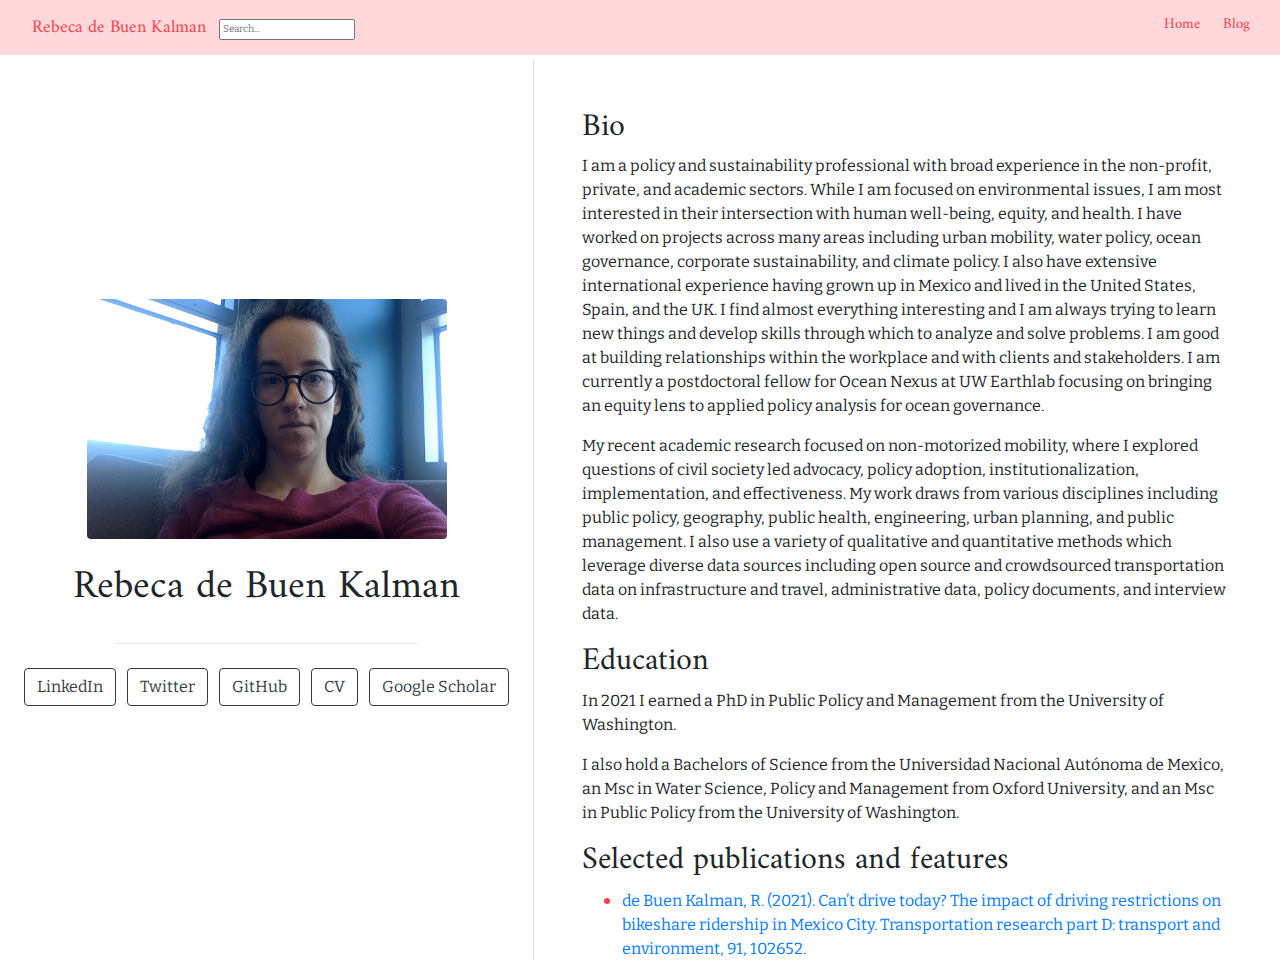
<file: docs/index.html>
<!doctype html>
<html lang="en">
  <head>
    <!-- Required meta tags -->
    <meta charset="utf-8">
    <meta name="viewport" content="width=device-width, initial-scale=1, shrink-to-fit=no">

    <!-- Bootstrap CSS -->
    <link rel="stylesheet" href="https://stackpath.bootstrapcdn.com/bootstrap/4.5.0/css/bootstrap.min.css">

    <link href="https://fonts.googleapis.com/css2?family=Roboto+Slab&display=swap" rel="stylesheet">
    <style type="text/css">body {font-family: 'Roboto Slab', serif;}</style>

    <title>Rebeca de Buen Kalman</title>

    
          <!--radix_placeholder_navigation_in_header-->
          <meta name="distill:offset" content=""/>

          <script type="application/javascript">

            window.headroom_prevent_pin = false;

            window.document.addEventListener("DOMContentLoaded", function (event) {

              // initialize headroom for banner
              var header = $('header').get(0);
              var headerHeight = header.offsetHeight;
              var headroom = new Headroom(header, {
                tolerance: 5,
                onPin : function() {
                  if (window.headroom_prevent_pin) {
                    window.headroom_prevent_pin = false;
                    headroom.unpin();
                  }
                }
              });
              headroom.init();
              if(window.location.hash)
                headroom.unpin();
              $(header).addClass('headroom--transition');

              // offset scroll location for banner on hash change
              // (see: https://github.com/WickyNilliams/headroom.js/issues/38)
              window.addEventListener("hashchange", function(event) {
                window.scrollTo(0, window.pageYOffset - (headerHeight + 25));
              });

              // responsive menu
              $('.distill-site-header').each(function(i, val) {
                var topnav = $(this);
                var toggle = topnav.find('.nav-toggle');
                toggle.on('click', function() {
                  topnav.toggleClass('responsive');
                });
              });

              // nav dropdowns
              $('.nav-dropbtn').click(function(e) {
                $(this).next('.nav-dropdown-content').toggleClass('nav-dropdown-active');
                $(this).parent().siblings('.nav-dropdown')
                   .children('.nav-dropdown-content').removeClass('nav-dropdown-active');
              });
              $("body").click(function(e){
                $('.nav-dropdown-content').removeClass('nav-dropdown-active');
              });
              $(".nav-dropdown").click(function(e){
                e.stopPropagation();
              });
            });
          </script>

          <style type="text/css">

          /* Theme (user-documented overrideables for nav appearance) */

          .distill-site-nav {
            color: rgba(255, 255, 255, 0.8);
            background-color: #0F2E3D;
            font-size: 15px;
            font-weight: 300;
          }

          .distill-site-nav a {
            color: inherit;
            text-decoration: none;
          }

          .distill-site-nav a:hover {
            color: white;
          }

          @media print {
            .distill-site-nav {
              display: none;
            }
          }

          .distill-site-header {

          }

          .distill-site-footer {

          }


          /* Site Header */

          .distill-site-header {
            width: 100%;
            box-sizing: border-box;
            z-index: 3;
          }

          .distill-site-header .nav-left {
            display: inline-block;
            margin-left: 8px;
          }

          @media screen and (max-width: 768px) {
            .distill-site-header .nav-left {
              margin-left: 0;
            }
          }


          .distill-site-header .nav-right {
            float: right;
            margin-right: 8px;
          }

          .distill-site-header a,
          .distill-site-header .title {
            display: inline-block;
            text-align: center;
            padding: 14px 10px 14px 10px;
          }

          .distill-site-header .title {
            font-size: 18px;
            min-width: 150px;
          }

          .distill-site-header .logo {
            padding: 0;
          }

          .distill-site-header .logo img {
            display: none;
            max-height: 20px;
            width: auto;
            margin-bottom: -4px;
          }

          .distill-site-header .nav-image img {
            max-height: 18px;
            width: auto;
            display: inline-block;
            margin-bottom: -3px;
          }



          @media screen and (min-width: 1000px) {
            .distill-site-header .logo img {
              display: inline-block;
            }
            .distill-site-header .nav-left {
              margin-left: 20px;
            }
            .distill-site-header .nav-right {
              margin-right: 20px;
            }
            .distill-site-header .title {
              padding-left: 12px;
            }
          }


          .distill-site-header .nav-toggle {
            display: none;
          }

          .nav-dropdown {
            display: inline-block;
            position: relative;
          }

          .nav-dropdown .nav-dropbtn {
            border: none;
            outline: none;
            color: rgba(255, 255, 255, 0.8);
            padding: 16px 10px;
            background-color: transparent;
            font-family: inherit;
            font-size: inherit;
            font-weight: inherit;
            margin: 0;
            margin-top: 1px;
            z-index: 2;
          }

          .nav-dropdown-content {
            display: none;
            position: absolute;
            background-color: white;
            min-width: 200px;
            border: 1px solid rgba(0,0,0,0.15);
            border-radius: 4px;
            box-shadow: 0px 8px 16px 0px rgba(0,0,0,0.1);
            z-index: 1;
            margin-top: 2px;
            white-space: nowrap;
            padding-top: 4px;
            padding-bottom: 4px;
          }

          .nav-dropdown-content hr {
            margin-top: 4px;
            margin-bottom: 4px;
            border: none;
            border-bottom: 1px solid rgba(0, 0, 0, 0.1);
          }

          .nav-dropdown-active {
            display: block;
          }

          .nav-dropdown-content a, .nav-dropdown-content .nav-dropdown-header {
            color: black;
            padding: 6px 24px;
            text-decoration: none;
            display: block;
            text-align: left;
          }

          .nav-dropdown-content .nav-dropdown-header {
            display: block;
            padding: 5px 24px;
            padding-bottom: 0;
            text-transform: uppercase;
            font-size: 14px;
            color: #999999;
            white-space: nowrap;
          }

          .nav-dropdown:hover .nav-dropbtn {
            color: white;
          }

          .nav-dropdown-content a:hover {
            background-color: #ddd;
            color: black;
          }

          .nav-right .nav-dropdown-content {
            margin-left: -45%;
            right: 0;
          }

          @media screen and (max-width: 768px) {
            .distill-site-header a, .distill-site-header .nav-dropdown  {display: none;}
            .distill-site-header a.nav-toggle {
              float: right;
              display: block;
            }
            .distill-site-header .title {
              margin-left: 0;
            }
            .distill-site-header .nav-right {
              margin-right: 0;
            }
            .distill-site-header {
              overflow: hidden;
            }
            .nav-right .nav-dropdown-content {
              margin-left: 0;
            }
          }


          @media screen and (max-width: 768px) {
            .distill-site-header.responsive {position: relative; min-height: 500px; }
            .distill-site-header.responsive a.nav-toggle {
              position: absolute;
              right: 0;
              top: 0;
            }
            .distill-site-header.responsive a,
            .distill-site-header.responsive .nav-dropdown {
              display: block;
              text-align: left;
            }
            .distill-site-header.responsive .nav-left,
            .distill-site-header.responsive .nav-right {
              width: 100%;
            }
            .distill-site-header.responsive .nav-dropdown {float: none;}
            .distill-site-header.responsive .nav-dropdown-content {position: relative;}
            .distill-site-header.responsive .nav-dropdown .nav-dropbtn {
              display: block;
              width: 100%;
              text-align: left;
            }
          }

          /* Site Footer */

          .distill-site-footer {
            width: 100%;
            overflow: hidden;
            box-sizing: border-box;
            z-index: 3;
            margin-top: 30px;
            padding-top: 30px;
            padding-bottom: 30px;
            text-align: center;
          }

          /* Headroom */

          d-title {
            padding-top: 6rem;
          }

          @media print {
            d-title {
              padding-top: 4rem;
            }
          }

          .headroom {
            z-index: 1000;
            position: fixed;
            top: 0;
            left: 0;
            right: 0;
          }

          .headroom--transition {
            transition: all .4s ease-in-out;
          }

          .headroom--unpinned {
            top: -100px;
          }

          .headroom--pinned {
            top: 0;
          }

          /* adjust viewport for navbar height */
          /* helps vertically center bootstrap (non-distill) content */
          .min-vh-100 {
            min-height: calc(100vh - 100px) !important;
          }

          </style>

          <script src="site_libs/jquery-3.6.0/jquery-3.6.0.min.js"></script>
          <link href="site_libs/font-awesome-5.1.0/css/all.css" rel="stylesheet"/>
          <link href="site_libs/font-awesome-5.1.0/css/v4-shims.css" rel="stylesheet"/>
          <script src="site_libs/headroom-0.9.4/headroom.min.js"></script>
          <script src="site_libs/autocomplete-0.37.1/autocomplete.min.js"></script>
          <script src="site_libs/fuse-6.4.1/fuse.min.js"></script>

          <script type="application/javascript">

          function getMeta(metaName) {
            var metas = document.getElementsByTagName('meta');
            for (let i = 0; i < metas.length; i++) {
              if (metas[i].getAttribute('name') === metaName) {
                return metas[i].getAttribute('content');
              }
            }
            return '';
          }

          function offsetURL(url) {
            var offset = getMeta('distill:offset');
            return offset ? offset + '/' + url : url;
          }

          function createFuseIndex() {

            // create fuse index
            var options = {
              keys: [
                { name: 'title', weight: 20 },
                { name: 'categories', weight: 15 },
                { name: 'description', weight: 10 },
                { name: 'contents', weight: 5 },
              ],
              ignoreLocation: true,
              threshold: 0
            };
            var fuse = new window.Fuse([], options);

            // fetch the main search.json
            return fetch(offsetURL('search.json'))
              .then(function(response) {
                if (response.status == 200) {
                  return response.json().then(function(json) {
                    // index main articles
                    json.articles.forEach(function(article) {
                      fuse.add(article);
                    });
                    // download collections and index their articles
                    return Promise.all(json.collections.map(function(collection) {
                      return fetch(offsetURL(collection)).then(function(response) {
                        if (response.status === 200) {
                          return response.json().then(function(articles) {
                            articles.forEach(function(article) {
                              fuse.add(article);
                            });
                          })
                        } else {
                          return Promise.reject(
                            new Error('Unexpected status from search index request: ' +
                                      response.status)
                          );
                        }
                      });
                    })).then(function() {
                      return fuse;
                    });
                  });

                } else {
                  return Promise.reject(
                    new Error('Unexpected status from search index request: ' +
                                response.status)
                  );
                }
              });
          }

          window.document.addEventListener("DOMContentLoaded", function (event) {

            // get search element (bail if we don't have one)
            var searchEl = window.document.getElementById('distill-search');
            if (!searchEl)
              return;

            createFuseIndex()
              .then(function(fuse) {

                // make search box visible
                searchEl.classList.remove('hidden');

                // initialize autocomplete
                var options = {
                  autoselect: true,
                  hint: false,
                  minLength: 2,
                };
                window.autocomplete(searchEl, options, [{
                  source: function(query, callback) {
                    const searchOptions = {
                      isCaseSensitive: false,
                      shouldSort: true,
                      minMatchCharLength: 2,
                      limit: 10,
                    };
                    var results = fuse.search(query, searchOptions);
                    callback(results
                      .map(function(result) { return result.item; })
                    );
                  },
                  templates: {
                    suggestion: function(suggestion) {
                      var img = suggestion.preview && Object.keys(suggestion.preview).length > 0
                        ? `<img src="${offsetURL(suggestion.preview)}"</img>`
                        : '';
                      var html = `
                        <div class="search-item">
                          <h3>${suggestion.title}</h3>
                          <div class="search-item-description">
                            ${suggestion.description || ''}
                          </div>
                          <div class="search-item-preview">
                            ${img}
                          </div>
                        </div>
                      `;
                      return html;
                    }
                  }
                }]).on('autocomplete:selected', function(event, suggestion) {
                  window.location.href = offsetURL(suggestion.path);
                });
                // remove inline display style on autocompleter (we want to
                // manage responsive display via css)
                $('.algolia-autocomplete').css("display", "");
              })
              .catch(function(error) {
                console.log(error);
              });

          });

          </script>

          <style type="text/css">

          .nav-search {
            font-size: x-small;
          }

          /* Algolioa Autocomplete */

          .algolia-autocomplete {
            display: inline-block;
            margin-left: 10px;
            vertical-align: sub;
            background-color: white;
            color: black;
            padding: 6px;
            padding-top: 8px;
            padding-bottom: 0;
            border-radius: 6px;
            border: 1px #0F2E3D solid;
            width: 180px;
          }


          @media screen and (max-width: 768px) {
            .distill-site-nav .algolia-autocomplete {
              display: none;
              visibility: hidden;
            }
            .distill-site-nav.responsive .algolia-autocomplete {
              display: inline-block;
              visibility: visible;
            }
            .distill-site-nav.responsive .algolia-autocomplete .aa-dropdown-menu {
              margin-left: 0;
              width: 400px;
              max-height: 400px;
            }
          }

          .algolia-autocomplete .aa-input, .algolia-autocomplete .aa-hint {
            width: 90%;
            outline: none;
            border: none;
          }

          .algolia-autocomplete .aa-hint {
            color: #999;
          }
          .algolia-autocomplete .aa-dropdown-menu {
            width: 550px;
            max-height: 70vh;
            overflow-x: visible;
            overflow-y: scroll;
            padding: 5px;
            margin-top: 3px;
            margin-left: -150px;
            background-color: #fff;
            border-radius: 5px;
            border: 1px solid #999;
            border-top: none;
          }

          .algolia-autocomplete .aa-dropdown-menu .aa-suggestion {
            cursor: pointer;
            padding: 5px 4px;
            border-bottom: 1px solid #eee;
          }

          .algolia-autocomplete .aa-dropdown-menu .aa-suggestion:last-of-type {
            border-bottom: none;
            margin-bottom: 2px;
          }

          .algolia-autocomplete .aa-dropdown-menu .aa-suggestion .search-item {
            overflow: hidden;
            font-size: 0.8em;
            line-height: 1.4em;
          }

          .algolia-autocomplete .aa-dropdown-menu .aa-suggestion .search-item h3 {
            font-size: 1rem;
            margin-block-start: 0;
            margin-block-end: 5px;
          }

          .algolia-autocomplete .aa-dropdown-menu .aa-suggestion .search-item-description {
            display: inline-block;
            overflow: hidden;
            height: 2.8em;
            width: 80%;
            margin-right: 4%;
          }

          .algolia-autocomplete .aa-dropdown-menu .aa-suggestion .search-item-preview {
            display: inline-block;
            width: 15%;
          }

          .algolia-autocomplete .aa-dropdown-menu .aa-suggestion .search-item-preview img {
            height: 3em;
            width: auto;
            display: none;
          }

          .algolia-autocomplete .aa-dropdown-menu .aa-suggestion .search-item-preview img[src] {
            display: initial;
          }

          .algolia-autocomplete .aa-dropdown-menu .aa-suggestion.aa-cursor {
            background-color: #eee;
          }
          .algolia-autocomplete .aa-dropdown-menu .aa-suggestion em {
            font-weight: bold;
            font-style: normal;
          }

          </style>


          <!--/radix_placeholder_navigation_in_header-->
          <!--radix_placeholder_site_in_header-->
          <!--/radix_placeholder_site_in_header-->
          
          <style type="text/css">
          body {
            padding-top: 60px;
          }
          </style>
          <style type="text/css">
          /* base variables */

          /* Edit the CSS properties in this file to create a custom
             Distill theme. Only edit values in the right column
             for each row; values shown are the CSS defaults.
             To return any property to the default,
             you may set its value to: unset
             All rows must end with a semi-colon.                      */

          /* Optional: embed custom fonts here with `@import`          */
          /* This must remain at the top of this file.                 */



          html {
            /*-- Main font sizes --*/
            --title-size:      50px;
            --body-size:       1.06rem;
            --code-size:       14px;
            --aside-size:      12px;
            --fig-cap-size:    13px;
            /*-- Main font colors --*/
            --title-color:     #000000;
            --header-color:    rgba(0, 0, 0, 0.8);
            --body-color:      rgba(0, 0, 0, 0.8);
            --aside-color:     rgba(0, 0, 0, 0.6);
            --fig-cap-color:   rgba(0, 0, 0, 0.6);
            /*-- Specify custom fonts ~~~ must be imported above   --*/
            --heading-font:    sans-serif;
            --mono-font:       monospace;
            --body-font:       sans-serif;
            --navbar-font:     sans-serif;  /* websites + blogs only */
          }

          /*-- ARTICLE METADATA --*/
          d-byline {
            --heading-size:    0.6rem;
            --heading-color:   rgba(0, 0, 0, 0.5);
            --body-size:       0.8rem;
            --body-color:      rgba(0, 0, 0, 0.8);
          }

          /*-- ARTICLE TABLE OF CONTENTS --*/
          .d-contents {
            --heading-size:    18px;
            --contents-size:   13px;
          }

          /*-- ARTICLE APPENDIX --*/
          d-appendix {
            --heading-size:    15px;
            --heading-color:   rgba(0, 0, 0, 0.65);
            --text-size:       0.8em;
            --text-color:      rgba(0, 0, 0, 0.5);
          }

          /*-- WEBSITE HEADER + FOOTER --*/
          /* These properties only apply to Distill sites and blogs  */

          .distill-site-header {
            --title-size:       18px;
            --text-color:       rgba(255, 255, 255, 0.8);
            --text-size:        15px;
            --hover-color:      white;
            --bkgd-color:       #0F2E3D;
          }

          .distill-site-footer {
            --text-color:       rgba(255, 255, 255, 0.8);
            --text-size:        15px;
            --hover-color:      white;
            --bkgd-color:       #0F2E3D;
          }

          /*-- Additional custom styles --*/
          /* Add any additional CSS rules below                      */
          </style>
          <style type="text/css">
          /* base variables */

          /* Edit the CSS properties in this file to create a custom
             Distill theme. Only edit values in the right column
             for each row; values shown are the CSS defaults.
             To return any property to the default,
             you may set its value to: unset
             All rows must end with a semi-colon.                      */

          /* Optional: embed custom fonts here with `@import`          */
          /* This must remain at the top of this file.                 */
          /* Optional: embed custom fonts here with `@import`          */
          /* This must remain at the top of this file.                 */
          @import url('https://fonts.googleapis.com/css2?family=Amiri');
          @import url('https://fonts.googleapis.com/css2?family=Bitter');
          @import url('https://fonts.googleapis.com/css2?family=DM+Mono');

          html {
            /*-- Main font sizes --*/
            --title-size:      50px;
            --body-size:       1.06rem;
            --code-size:       14px;
            --aside-size:      12px;
            --fig-cap-size:    13px;
            /*-- Main font colors --*/
            --title-color:     #000000;
            --header-color:    rgba(0, 0, 0, 0.8);
            --body-color:      rgba(0, 0, 0, 0.8);
            --aside-color:     rgba(0, 0, 0, 0.6);
            --fig-cap-color:   rgba(0, 0, 0, 0.6);
            /*-- Specify custom fonts ~~~ must be imported above   --*/
            --heading-font:    "Amiri", serif;
            --mono-font:       "DM Mono", monospace;
            --body-font:       "Bitter", sans-serif;
            --navbar-font:     "Amiri", serif;
          }

          /*-- ARTICLE METADATA --*/
          d-byline {
            --heading-size:    0.6rem;
            --heading-color:   rgba(0, 0, 0, 0.5);
            --body-size:       0.8rem;
            --body-color:      rgba(0, 0, 0, 0.8);
          }

          /*-- ARTICLE TABLE OF CONTENTS --*/
          .d-contents {
            --heading-size:    18px;
            --contents-size:   13px;
          }

          /*-- ARTICLE APPENDIX --*/
          d-appendix {
            --heading-size:    15px;
            --heading-color:   rgba(0, 0, 0, 0.65);
            --text-size:       0.8em;
            --text-color:      rgba(0, 0, 0, 0.5);
          }

          /*-- WEBSITE HEADER + FOOTER --*/
          /* These properties only apply to Distill sites and blogs  */

          .distill-site-header {
            --title-size:       18px;    
            --text-color:       #ff414b; /* edited */
            --text-size:        15px;
            --hover-color:      #dd424c; /* edited */
            --bkgd-color:       #ffd8db; /* edited */
          }

          .distill-site-footer {
            --text-color:       rgba(255, 255, 255, 0.8);
            --text-size:        15px;
            --hover-color:      white;
            --bkgd-color:       #0F2E3D;
          }

          /*-- Additional custom styles --*/
          /* Add any additional CSS rules below                      */

          /* Change bullets */
          ul > li::marker {
            font-size: 1.125em;
            color: #ff414b;
          }

          /* Change link appearance */
          d-article a {
            border-bottom: 2px solid #ffd8db;
            text-decoration: none;
          }</style>
          <style type="text/css">
          /* base style */

          /* FONT FAMILIES */

          :root {
            --heading-default: -apple-system, BlinkMacSystemFont, "Segoe UI", Roboto, Oxygen, Ubuntu, Cantarell, "Fira Sans", "Droid Sans", "Helvetica Neue", Arial, sans-serif;
            --mono-default: Consolas, Monaco, 'Andale Mono', 'Ubuntu Mono', monospace;
            --body-default: -apple-system, BlinkMacSystemFont, "Segoe UI", Roboto, Oxygen, Ubuntu, Cantarell, "Fira Sans", "Droid Sans", "Helvetica Neue", Arial, sans-serif;
          }

          body,
          .posts-list .post-preview p,
          .posts-list .description p {
            font-family: var(--body-font), var(--body-default);
          }

          h1, h2, h3, h4, h5, h6,
          .posts-list .post-preview h2,
          .posts-list .description h2 {
            font-family: var(--heading-font), var(--heading-default);
          }

          d-article div.sourceCode code,
          d-article pre code {
            font-family: var(--mono-font), var(--mono-default);
          }


          /*-- TITLE --*/
          d-title h1,
          .posts-list > h1 {
            color: var(--title-color, black);
          }

          d-title h1 {
            font-size: var(--title-size, 50px);
          }

          /*-- HEADERS --*/
          d-article h1,
          d-article h2,
          d-article h3,
          d-article h4,
          d-article h5,
          d-article h6 {
            color: var(--header-color, rgba(0, 0, 0, 0.8));
          }

          /*-- BODY --*/
          d-article > p,  /* only text inside of <p> tags */
          d-article > ul, /* lists */
          d-article > ol {
            color: var(--body-color, rgba(0, 0, 0, 0.8));
            font-size: var(--body-size, 1.06rem);
          }


          /*-- CODE --*/
          d-article div.sourceCode code,
          d-article pre code {
            font-size: var(--code-size, 14px);
          }

          /*-- ASIDE --*/
          d-article aside {
            font-size: var(--aside-size, 12px);
            color: var(--aside-color, rgba(0, 0, 0, 0.6));
          }

          /*-- FIGURE CAPTIONS --*/
          figure .caption,
          figure figcaption,
          .figure .caption {
            font-size: var(--fig-cap-size, 13px);
            color: var(--fig-cap-color, rgba(0, 0, 0, 0.6));
          }

          /*-- METADATA --*/
          d-byline h3 {
            font-size: var(--heading-size, 0.6rem);
            color: var(--heading-color, rgba(0, 0, 0, 0.5));
          }

          d-byline {
            font-size: var(--body-size, 0.8rem);
            color: var(--body-color, rgba(0, 0, 0, 0.8));
          }

          d-byline a,
          d-article d-byline a {
            color: var(--body-color, rgba(0, 0, 0, 0.8));
          }

          /*-- TABLE OF CONTENTS --*/
          .d-contents nav h3 {
            font-size: var(--heading-size, 18px);
          }

          .d-contents nav a {
            font-size: var(--contents-size, 13px);
          }

          /*-- APPENDIX --*/
          d-appendix h3 {
            font-size: var(--heading-size, 15px);
            color: var(--heading-color, rgba(0, 0, 0, 0.65));
          }

          d-appendix {
            font-size: var(--text-size, 0.8em);
            color: var(--text-color, rgba(0, 0, 0, 0.5));
          }

          d-appendix d-footnote-list a.footnote-backlink {
            color: var(--text-color, rgba(0, 0, 0, 0.5));
          }

          /*-- WEBSITE HEADER + FOOTER --*/
          .distill-site-header .title {
            font-size: var(--title-size, 18px);
            font-family: var(--navbar-font), var(--heading-default);
          }

          .distill-site-header a,
          .nav-dropdown .nav-dropbtn {
            font-family: var(--navbar-font), var(--heading-default);
          }

          .nav-dropdown .nav-dropbtn {
            color: var(--text-color, rgba(255, 255, 255, 0.8));
            font-size: var(--text-size, 15px);
          }

          .distill-site-header a:hover,
          .nav-dropdown:hover .nav-dropbtn {
            color: var(--hover-color, white);
          }

          .distill-site-header {
            font-size: var(--text-size, 15px);
            color: var(--text-color, rgba(255, 255, 255, 0.8));
            background-color: var(--bkgd-color, #0F2E3D);
          }

          .distill-site-footer {
            font-size: var(--text-size, 15px);
            color: var(--text-color, rgba(255, 255, 255, 0.8));
            background-color: var(--bkgd-color, #0F2E3D);
          }

          .distill-site-footer a:hover {
            color: var(--hover-color, white);
          }</style>
          <script src="C:\Users\Rebeca\Documents\R\win-library\4.1\rmarkdown\rmd\h\pandoc\header-attrs.js"></script>
    
    
  </head>
  <body>

          <!--radix_placeholder_navigation_before_body-->
          <header class="header header--fixed" role="banner">
          <nav class="distill-site-nav distill-site-header">
          <div class="nav-left">
          <a href="index.html" class="title">Rebeca de Buen Kalman</a>
          <input id="distill-search" class="nav-search hidden" type="text" placeholder="Search..."/>
          </div>
          <div class="nav-right">
          <a href="index.html">Home</a>
          <a href="blog.html">Blog</a>
          <a href="javascript:void(0);" class="nav-toggle">&#9776;</a>
          </div>
          </nav>
          </header>
          <!--/radix_placeholder_navigation_before_body-->
          <!--radix_placeholder_site_before_body-->
          <!--/radix_placeholder_site_before_body-->
    
    <div class="container-fluid d-none d-lg-block d-xl-block">
      <div class="d-flex row flex-row vh-100">
        <div class="d-flex flex-column col-5 align-items-center text-center align-self-center">
          <div class="mx-auto text-center">
            <div class="p-3">
              <img src="rebeca.jpg" style="height:15rem" class="rounded">
            </div>
            <div class="p-2">
              <h1>Rebeca de Buen Kalman</h1>
            </div>
            <hr style="width:60%;"/>
            <div class="p-2">
              <div id="icon-list">
                <ul class="list-inline">
                                    <li class="list-inline-item">
                    <a href=https://www.linkedin.com/in/rebeca-de-buen-kalman-31b60a35/>
                      <button type="button" class="btn btn-outline-dark mb-2">
                        LinkedIn
                      </button>
                    </a>
                  </li>
                                    <li class="list-inline-item">
                    <a href=https://twitter.com/rebedebuen>
                      <button type="button" class="btn btn-outline-dark mb-2">
                        Twitter
                      </button>
                    </a>
                  </li>
                                    <li class="list-inline-item">
                    <a href=https://github.com/rdebuen>
                      <button type="button" class="btn btn-outline-dark mb-2">
                        GitHub
                      </button>
                    </a>
                  </li>
                                    <li class="list-inline-item">
                    <a href=https://docs.google.com/document/d/1xGDguXVL3aRIhEL2Q9ktUhMMsSHP_y9z6B1ASNRSSPk/edit?usp=sharing>
                      <button type="button" class="btn btn-outline-dark mb-2">
                        CV
                      </button>
                    </a>
                  </li>
                                    <li class="list-inline-item">
                    <a href=https://scholar.google.com/citations?user=3DSfeekAAAAJ&amp;hl=en>
                      <button type="button" class="btn btn-outline-dark mb-2">
                        Google Scholar
                      </button>
                    </a>
                  </li>
                                  </ul>
              </div>
            </div>
          </div>
        </div>
        <div class="d-flex flex-column vh-100 border-left"></div>
        <div class="d-flex flex-column col px-5 align-items-center align-self-center mh-100" style="overflow-y: scroll;">
          <div class="my-5" id="content">
            <div id="bio" class="section level2">
            <h2>Bio</h2>
            <p>I am a policy and sustainability professional with broad experience in the non-profit, private, and academic sectors. While I am focused on environmental issues, I am most interested in their intersection with human well-being, equity, and health. I have worked on projects across many areas including urban mobility, water policy, ocean governance, corporate sustainability, and climate policy. I also have extensive international experience having grown up in Mexico and lived in the United States, Spain, and the UK. I find almost everything interesting and I am always trying to learn new things and develop skills through which to analyze and solve problems. I am good at building relationships within the workplace and with clients and stakeholders. I am currently a postdoctoral fellow for Ocean Nexus at UW Earthlab focusing on bringing an equity lens to applied policy analysis for ocean governance.</p>
            <p>My recent academic research focused on non-motorized mobility, where I explored questions of civil society led advocacy, policy adoption, institutionalization, implementation, and effectiveness. My work draws from various disciplines including public policy, geography, public health, engineering, urban planning, and public management. I also use a variety of qualitative and quantitative methods which leverage diverse data sources including open source and crowdsourced transportation data on infrastructure and travel, administrative data, policy documents, and interview data.</p>
            </div>
            <div id="education" class="section level2">
            <h2>Education</h2>
            <p>In 2021 I earned a PhD in Public Policy and Management from the University of Washington.</p>
            <p>I also hold a Bachelors of Science from the Universidad Nacional Autónoma de Mexico, an Msc in Water Science, Policy and Management from Oxford University, and an Msc in Public Policy from the University of Washington.</p>
            </div>
            <div id="selected-publications-and-features" class="section level2">
            <h2>Selected publications and features</h2>
            <ul>
            <li><p><a href="https://www.sciencedirect.com/science/article/abs/pii/S1361920920308373#:~:text=Results%20indicate%20that%20restricted%20days,increases%20during%20peak%20traffic%20hours.">de Buen Kalman, R. (2021). Can’t drive today? The impact of driving restrictions on bikeshare ridership in Mexico City. Transportation research part D: transport and environment, 91, 102652.</a></p></li>
            <li><p><a href="https://evans.uw.edu/a-qa-with-rebeca-debuen-phd-21/">A Q&amp;A with Rebeca de Buen Kalman (PhD ’21)</a> In this Q&amp;A I talk about my dissertation on urban cycling in Mexico and the importance of cycling for decarobonizing cities and pursuing equity goals.</p></li>
            </ul>
            </div>
            <div id="research-and-professional-interests" class="section level2">
            <h2>Research and Professional interests</h2>
            <ul>
            <li>Urban mobility</li>
            <li>Cycling Policy</li>
            <li>Environmental policy</li>
            <li>Public health</li>
            <li>Water policy</li>
            <li>Climate change</li>
            <li>Corporate social responsibility</li>
            </ul>
            </div>
          </div>
        </div>
      </div>
    </div>

    <div class="container-flex min-vh-100 d-block d-lg-none d-xl-none">
      <div class="d-flex flex-row justify-content-center">
        <div class="d-flex flex-col">
          <div class="mx-auto">
            <div class="p-3 mt-3 text-center">
              <img src="rebeca.jpg" style="height:15rem" class="rounded">
            </div>
            <div class="p-2 text-center">
              <h1>Rebeca de Buen Kalman</h1>
            </div>
            <hr style="width:60%;"/>

            <div class="row justify-content-center align-items-center">
              <div class="col-8 p-1 text-center">
                <div class="list-group">
                                    <a href=https://www.linkedin.com/in/rebeca-de-buen-kalman-31b60a35/>
                    <button type="button" class="list-group-item list-group-item-action my-1 rounded">
                      LinkedIn
                    </button>
                  </a>
                                    <a href=https://twitter.com/rebedebuen>
                    <button type="button" class="list-group-item list-group-item-action my-1 rounded">
                      Twitter
                    </button>
                  </a>
                                    <a href=https://github.com/rdebuen>
                    <button type="button" class="list-group-item list-group-item-action my-1 rounded">
                      GitHub
                    </button>
                  </a>
                                    <a href=https://docs.google.com/document/d/1xGDguXVL3aRIhEL2Q9ktUhMMsSHP_y9z6B1ASNRSSPk/edit?usp=sharing>
                    <button type="button" class="list-group-item list-group-item-action my-1 rounded">
                      CV
                    </button>
                  </a>
                                    <a href=https://scholar.google.com/citations?user=3DSfeekAAAAJ&amp;hl=en>
                    <button type="button" class="list-group-item list-group-item-action my-1 rounded">
                      Google Scholar
                    </button>
                  </a>
                                  </div>
              </div>
            </div>
            <div class="p pt-4 px-5">
              <div id="bio" class="section level2">
              <h2>Bio</h2>
              <p>I am a policy and sustainability professional with broad experience in the non-profit, private, and academic sectors. While I am focused on environmental issues, I am most interested in their intersection with human well-being, equity, and health. I have worked on projects across many areas including urban mobility, water policy, ocean governance, corporate sustainability, and climate policy. I also have extensive international experience having grown up in Mexico and lived in the United States, Spain, and the UK. I find almost everything interesting and I am always trying to learn new things and develop skills through which to analyze and solve problems. I am good at building relationships within the workplace and with clients and stakeholders. I am currently a postdoctoral fellow for Ocean Nexus at UW Earthlab focusing on bringing an equity lens to applied policy analysis for ocean governance.</p>
              <p>My recent academic research focused on non-motorized mobility, where I explored questions of civil society led advocacy, policy adoption, institutionalization, implementation, and effectiveness. My work draws from various disciplines including public policy, geography, public health, engineering, urban planning, and public management. I also use a variety of qualitative and quantitative methods which leverage diverse data sources including open source and crowdsourced transportation data on infrastructure and travel, administrative data, policy documents, and interview data.</p>
              </div>
              <div id="education" class="section level2">
              <h2>Education</h2>
              <p>In 2021 I earned a PhD in Public Policy and Management from the University of Washington.</p>
              <p>I also hold a Bachelors of Science from the Universidad Nacional Autónoma de Mexico, an Msc in Water Science, Policy and Management from Oxford University, and an Msc in Public Policy from the University of Washington.</p>
              </div>
              <div id="selected-publications-and-features" class="section level2">
              <h2>Selected publications and features</h2>
              <ul>
              <li><p><a href="https://www.sciencedirect.com/science/article/abs/pii/S1361920920308373#:~:text=Results%20indicate%20that%20restricted%20days,increases%20during%20peak%20traffic%20hours.">de Buen Kalman, R. (2021). Can’t drive today? The impact of driving restrictions on bikeshare ridership in Mexico City. Transportation research part D: transport and environment, 91, 102652.</a></p></li>
              <li><p><a href="https://evans.uw.edu/a-qa-with-rebeca-debuen-phd-21/">A Q&amp;A with Rebeca de Buen Kalman (PhD ’21)</a> In this Q&amp;A I talk about my dissertation on urban cycling in Mexico and the importance of cycling for decarobonizing cities and pursuing equity goals.</p></li>
              </ul>
              </div>
              <div id="research-and-professional-interests" class="section level2">
              <h2>Research and Professional interests</h2>
              <ul>
              <li>Urban mobility</li>
              <li>Cycling Policy</li>
              <li>Environmental policy</li>
              <li>Public health</li>
              <li>Water policy</li>
              <li>Climate change</li>
              <li>Corporate social responsibility</li>
              </ul>
              </div>
            </div>
        </div>
      </div>
    </div>

    <!-- Optional JavaScript -->
    <!-- jQuery first, then Popper.js, then Bootstrap JS -->
    <script src="https://code.jquery.com/jquery-3.5.1.slim.min.js" integrity="sha384-DfXdz2htPH0lsSSs5nCTpuj/zy4C+OGpamoFVy38MVBnE+IbbVYUew+OrCXaRkfj" crossorigin="anonymous"></script>
    <script src="https://cdn.jsdelivr.net/npm/popper.js@1.16.0/dist/umd/popper.min.js" integrity="sha384-Q6E9RHvbIyZFJoft+2mJbHaEWldlvI9IOYy5n3zV9zzTtmI3UksdQRVvoxMfooAo" crossorigin="anonymous"></script>
    <script src="https://stackpath.bootstrapcdn.com/bootstrap/4.5.0/js/bootstrap.min.js" integrity="sha384-OgVRvuATP1z7JjHLkuOU7Xw704+h835Lr+6QL9UvYjZE3Ipu6Tp75j7Bh/kR0JKI" crossorigin="anonymous"></script>

      <!--radix_placeholder_site_after_body-->
      <!--/radix_placeholder_site_after_body-->
      <!--radix_placeholder_navigation_after_body-->
      <!--/radix_placeholder_navigation_after_body-->
  
  </body>
</html>
</file>
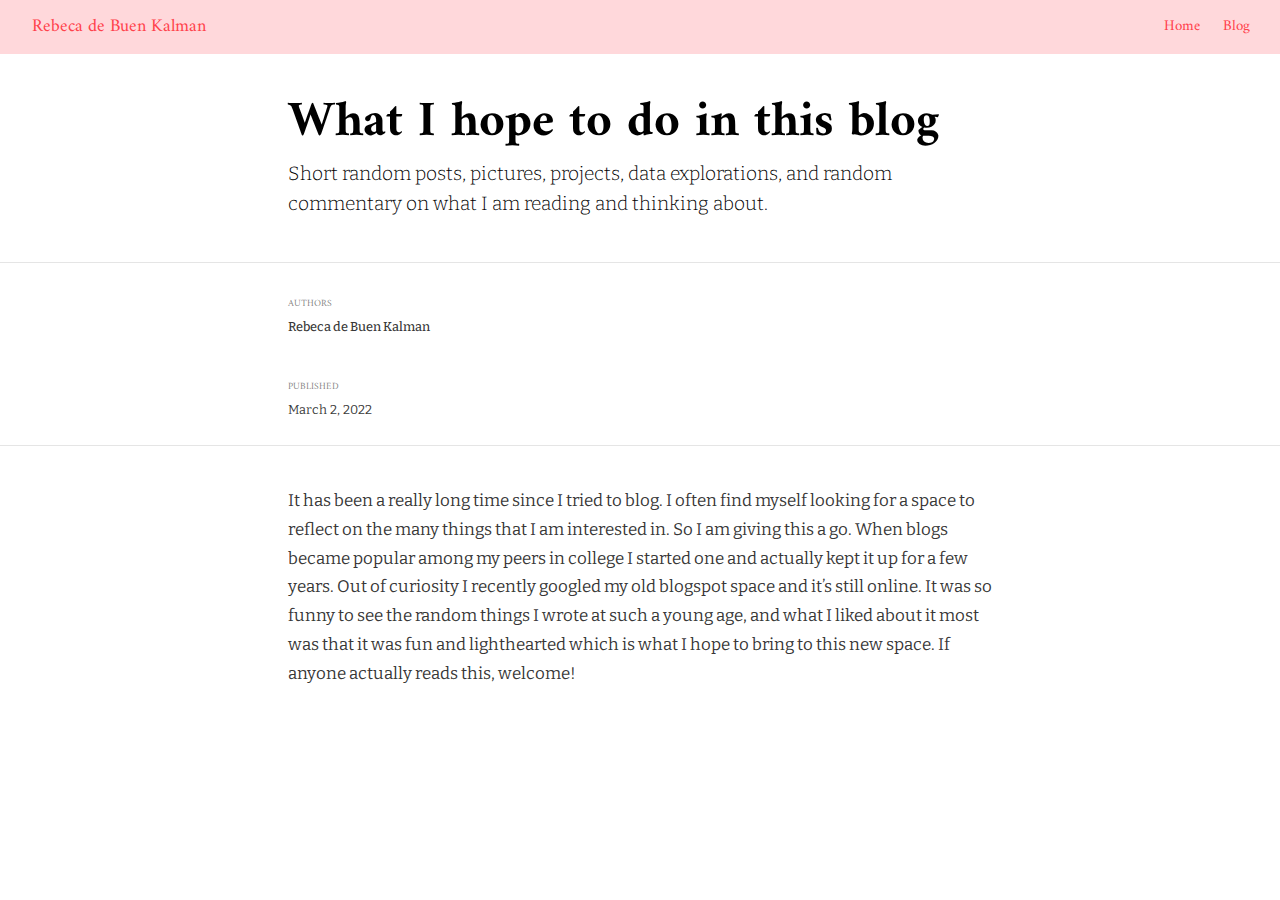
<file: docs/posts/2020-12-22-welcome/index.html>
<!DOCTYPE html>

<html xmlns="http://www.w3.org/1999/xhtml" lang="" xml:lang="">

<head>
  <meta charset="utf-8"/>
  <meta name="viewport" content="width=device-width, initial-scale=1"/>
  <meta http-equiv="X-UA-Compatible" content="IE=Edge,chrome=1"/>
  <meta name="generator" content="distill" />

  <style type="text/css">
  /* Hide doc at startup (prevent jankiness while JS renders/transforms) */
  body {
    visibility: hidden;
  }
  </style>

 <!--radix_placeholder_import_source-->
 <!--/radix_placeholder_import_source-->

<style type="text/css">code{white-space: pre;}</style>
<style type="text/css" data-origin="pandoc">
pre > code.sourceCode { white-space: pre; position: relative; }
pre > code.sourceCode > span { display: inline-block; line-height: 1.25; }
pre > code.sourceCode > span:empty { height: 1.2em; }
.sourceCode { overflow: visible; }
code.sourceCode > span { color: inherit; text-decoration: inherit; }
div.sourceCode { margin: 1em 0; }
pre.sourceCode { margin: 0; }
@media screen {
div.sourceCode { overflow: auto; }
}
@media print {
pre > code.sourceCode { white-space: pre-wrap; }
pre > code.sourceCode > span { text-indent: -5em; padding-left: 5em; }
}
pre.numberSource code
  { counter-reset: source-line 0; }
pre.numberSource code > span
  { position: relative; left: -4em; counter-increment: source-line; }
pre.numberSource code > span > a:first-child::before
  { content: counter(source-line);
    position: relative; left: -1em; text-align: right; vertical-align: baseline;
    border: none; display: inline-block;
    -webkit-touch-callout: none; -webkit-user-select: none;
    -khtml-user-select: none; -moz-user-select: none;
    -ms-user-select: none; user-select: none;
    padding: 0 4px; width: 4em;
    color: #aaaaaa;
  }
pre.numberSource { margin-left: 3em; border-left: 1px solid #aaaaaa;  padding-left: 4px; }
div.sourceCode
  {   }
@media screen {
pre > code.sourceCode > span > a:first-child::before { text-decoration: underline; }
}
code span.al { color: #ad0000; } /* Alert */
code span.an { color: #5e5e5e; } /* Annotation */
code span.at { } /* Attribute */
code span.bn { color: #ad0000; } /* BaseN */
code span.bu { } /* BuiltIn */
code span.cf { color: #007ba5; } /* ControlFlow */
code span.ch { color: #20794d; } /* Char */
code span.cn { color: #8f5902; } /* Constant */
code span.co { color: #5e5e5e; } /* Comment */
code span.cv { color: #5e5e5e; font-style: italic; } /* CommentVar */
code span.do { color: #5e5e5e; font-style: italic; } /* Documentation */
code span.dt { color: #ad0000; } /* DataType */
code span.dv { color: #ad0000; } /* DecVal */
code span.er { color: #ad0000; } /* Error */
code span.ex { } /* Extension */
code span.fl { color: #ad0000; } /* Float */
code span.fu { color: #4758ab; } /* Function */
code span.im { } /* Import */
code span.in { color: #5e5e5e; } /* Information */
code span.kw { color: #007ba5; } /* Keyword */
code span.op { color: #5e5e5e; } /* Operator */
code span.ot { color: #007ba5; } /* Other */
code span.pp { color: #ad0000; } /* Preprocessor */
code span.sc { color: #5e5e5e; } /* SpecialChar */
code span.ss { color: #20794d; } /* SpecialString */
code span.st { color: #20794d; } /* String */
code span.va { color: #111111; } /* Variable */
code span.vs { color: #20794d; } /* VerbatimString */
code span.wa { color: #5e5e5e; font-style: italic; } /* Warning */
</style>


  <!--radix_placeholder_meta_tags-->
<title>Rebeca de Buen Kalman: What I hope to do in this blog</title>

<meta property="description" itemprop="description" content="Short random posts, pictures, projects, data explorations, and random commentary on what I am reading and thinking about."/>


<!--  https://schema.org/Article -->
<meta property="article:published" itemprop="datePublished" content="2022-03-02"/>
<meta property="article:created" itemprop="dateCreated" content="2022-03-02"/>
<meta name="article:author" content="Rebeca de Buen Kalman"/>
<meta name="article:author" content=""/>

<!--  https://developers.facebook.com/docs/sharing/webmasters#markup -->
<meta property="og:title" content="Rebeca de Buen Kalman: What I hope to do in this blog"/>
<meta property="og:type" content="article"/>
<meta property="og:description" content="Short random posts, pictures, projects, data explorations, and random commentary on what I am reading and thinking about."/>
<meta property="og:locale" content="en_US"/>
<meta property="og:site_name" content="Rebeca de Buen Kalman"/>

<!--  https://dev.twitter.com/cards/types/summary -->
<meta property="twitter:card" content="summary"/>
<meta property="twitter:title" content="Rebeca de Buen Kalman: What I hope to do in this blog"/>
<meta property="twitter:description" content="Short random posts, pictures, projects, data explorations, and random commentary on what I am reading and thinking about."/>

<!--/radix_placeholder_meta_tags-->
  <!--radix_placeholder_rmarkdown_metadata-->

<script type="text/json" id="radix-rmarkdown-metadata">
{"type":"list","attributes":{"names":{"type":"character","attributes":{},"value":["title","description","author","output","date"]}},"value":[{"type":"character","attributes":{},"value":["What I hope to do in this blog"]},{"type":"character","attributes":{},"value":["Short random posts, pictures, projects, data explorations, and random commentary on what I am reading and thinking about."]},{"type":"list","attributes":{},"value":[{"type":"list","attributes":{"names":{"type":"character","attributes":{},"value":["name"]}},"value":[{"type":"character","attributes":{},"value":["Rebeca de Buen Kalman"]}]},{"type":"list","attributes":{"names":{"type":"character","attributes":{},"value":["date"]}},"value":[{"type":"character","attributes":{},"value":["1-29-2022"]}]}]},{"type":"list","attributes":{"names":{"type":"character","attributes":{},"value":["distill::distill_article"]}},"value":[{"type":"list","attributes":{"names":{"type":"character","attributes":{},"value":["self_contained"]}},"value":[{"type":"logical","attributes":{},"value":[false]}]}]},{"type":"character","attributes":{},"value":["03-02-2022"]}]}
</script>
<!--/radix_placeholder_rmarkdown_metadata-->
  
  <script type="text/json" id="radix-resource-manifest">
  {"type":"character","attributes":{},"value":["welcome_files/anchor-4.2.2/anchor.min.js","welcome_files/bowser-1.9.3/bowser.min.js","welcome_files/distill-2.2.21/template.v2.js","welcome_files/header-attrs-2.11/header-attrs.js","welcome_files/header-attrs-2.6.3/header-attrs.js","welcome_files/header-attrs-2.6.6/header-attrs.js","welcome_files/jquery-1.11.3/jquery.min.js","welcome_files/jquery-3.6.0/jquery-3.6.0.js","welcome_files/jquery-3.6.0/jquery-3.6.0.min.js","welcome_files/jquery-3.6.0/jquery-3.6.0.min.map","welcome_files/popper-2.6.0/popper.min.js","welcome_files/tippy-6.2.7/tippy-bundle.umd.min.js","welcome_files/tippy-6.2.7/tippy-light-border.css","welcome_files/tippy-6.2.7/tippy.css","welcome_files/tippy-6.2.7/tippy.umd.min.js","welcome_files/webcomponents-2.0.0/webcomponents.js"]}
  </script>
  <!--radix_placeholder_navigation_in_header-->
<meta name="distill:offset" content="../.."/>

<script type="application/javascript">

  window.headroom_prevent_pin = false;

  window.document.addEventListener("DOMContentLoaded", function (event) {

    // initialize headroom for banner
    var header = $('header').get(0);
    var headerHeight = header.offsetHeight;
    var headroom = new Headroom(header, {
      tolerance: 5,
      onPin : function() {
        if (window.headroom_prevent_pin) {
          window.headroom_prevent_pin = false;
          headroom.unpin();
        }
      }
    });
    headroom.init();
    if(window.location.hash)
      headroom.unpin();
    $(header).addClass('headroom--transition');

    // offset scroll location for banner on hash change
    // (see: https://github.com/WickyNilliams/headroom.js/issues/38)
    window.addEventListener("hashchange", function(event) {
      window.scrollTo(0, window.pageYOffset - (headerHeight + 25));
    });

    // responsive menu
    $('.distill-site-header').each(function(i, val) {
      var topnav = $(this);
      var toggle = topnav.find('.nav-toggle');
      toggle.on('click', function() {
        topnav.toggleClass('responsive');
      });
    });

    // nav dropdowns
    $('.nav-dropbtn').click(function(e) {
      $(this).next('.nav-dropdown-content').toggleClass('nav-dropdown-active');
      $(this).parent().siblings('.nav-dropdown')
         .children('.nav-dropdown-content').removeClass('nav-dropdown-active');
    });
    $("body").click(function(e){
      $('.nav-dropdown-content').removeClass('nav-dropdown-active');
    });
    $(".nav-dropdown").click(function(e){
      e.stopPropagation();
    });
  });
</script>

<style type="text/css">

/* Theme (user-documented overrideables for nav appearance) */

.distill-site-nav {
  color: rgba(255, 255, 255, 0.8);
  background-color: #0F2E3D;
  font-size: 15px;
  font-weight: 300;
}

.distill-site-nav a {
  color: inherit;
  text-decoration: none;
}

.distill-site-nav a:hover {
  color: white;
}

@media print {
  .distill-site-nav {
    display: none;
  }
}

.distill-site-header {

}

.distill-site-footer {

}


/* Site Header */

.distill-site-header {
  width: 100%;
  box-sizing: border-box;
  z-index: 3;
}

.distill-site-header .nav-left {
  display: inline-block;
  margin-left: 8px;
}

@media screen and (max-width: 768px) {
  .distill-site-header .nav-left {
    margin-left: 0;
  }
}


.distill-site-header .nav-right {
  float: right;
  margin-right: 8px;
}

.distill-site-header a,
.distill-site-header .title {
  display: inline-block;
  text-align: center;
  padding: 14px 10px 14px 10px;
}

.distill-site-header .title {
  font-size: 18px;
  min-width: 150px;
}

.distill-site-header .logo {
  padding: 0;
}

.distill-site-header .logo img {
  display: none;
  max-height: 20px;
  width: auto;
  margin-bottom: -4px;
}

.distill-site-header .nav-image img {
  max-height: 18px;
  width: auto;
  display: inline-block;
  margin-bottom: -3px;
}



@media screen and (min-width: 1000px) {
  .distill-site-header .logo img {
    display: inline-block;
  }
  .distill-site-header .nav-left {
    margin-left: 20px;
  }
  .distill-site-header .nav-right {
    margin-right: 20px;
  }
  .distill-site-header .title {
    padding-left: 12px;
  }
}


.distill-site-header .nav-toggle {
  display: none;
}

.nav-dropdown {
  display: inline-block;
  position: relative;
}

.nav-dropdown .nav-dropbtn {
  border: none;
  outline: none;
  color: rgba(255, 255, 255, 0.8);
  padding: 16px 10px;
  background-color: transparent;
  font-family: inherit;
  font-size: inherit;
  font-weight: inherit;
  margin: 0;
  margin-top: 1px;
  z-index: 2;
}

.nav-dropdown-content {
  display: none;
  position: absolute;
  background-color: white;
  min-width: 200px;
  border: 1px solid rgba(0,0,0,0.15);
  border-radius: 4px;
  box-shadow: 0px 8px 16px 0px rgba(0,0,0,0.1);
  z-index: 1;
  margin-top: 2px;
  white-space: nowrap;
  padding-top: 4px;
  padding-bottom: 4px;
}

.nav-dropdown-content hr {
  margin-top: 4px;
  margin-bottom: 4px;
  border: none;
  border-bottom: 1px solid rgba(0, 0, 0, 0.1);
}

.nav-dropdown-active {
  display: block;
}

.nav-dropdown-content a, .nav-dropdown-content .nav-dropdown-header {
  color: black;
  padding: 6px 24px;
  text-decoration: none;
  display: block;
  text-align: left;
}

.nav-dropdown-content .nav-dropdown-header {
  display: block;
  padding: 5px 24px;
  padding-bottom: 0;
  text-transform: uppercase;
  font-size: 14px;
  color: #999999;
  white-space: nowrap;
}

.nav-dropdown:hover .nav-dropbtn {
  color: white;
}

.nav-dropdown-content a:hover {
  background-color: #ddd;
  color: black;
}

.nav-right .nav-dropdown-content {
  margin-left: -45%;
  right: 0;
}

@media screen and (max-width: 768px) {
  .distill-site-header a, .distill-site-header .nav-dropdown  {display: none;}
  .distill-site-header a.nav-toggle {
    float: right;
    display: block;
  }
  .distill-site-header .title {
    margin-left: 0;
  }
  .distill-site-header .nav-right {
    margin-right: 0;
  }
  .distill-site-header {
    overflow: hidden;
  }
  .nav-right .nav-dropdown-content {
    margin-left: 0;
  }
}


@media screen and (max-width: 768px) {
  .distill-site-header.responsive {position: relative; min-height: 500px; }
  .distill-site-header.responsive a.nav-toggle {
    position: absolute;
    right: 0;
    top: 0;
  }
  .distill-site-header.responsive a,
  .distill-site-header.responsive .nav-dropdown {
    display: block;
    text-align: left;
  }
  .distill-site-header.responsive .nav-left,
  .distill-site-header.responsive .nav-right {
    width: 100%;
  }
  .distill-site-header.responsive .nav-dropdown {float: none;}
  .distill-site-header.responsive .nav-dropdown-content {position: relative;}
  .distill-site-header.responsive .nav-dropdown .nav-dropbtn {
    display: block;
    width: 100%;
    text-align: left;
  }
}

/* Site Footer */

.distill-site-footer {
  width: 100%;
  overflow: hidden;
  box-sizing: border-box;
  z-index: 3;
  margin-top: 30px;
  padding-top: 30px;
  padding-bottom: 30px;
  text-align: center;
}

/* Headroom */

d-title {
  padding-top: 6rem;
}

@media print {
  d-title {
    padding-top: 4rem;
  }
}

.headroom {
  z-index: 1000;
  position: fixed;
  top: 0;
  left: 0;
  right: 0;
}

.headroom--transition {
  transition: all .4s ease-in-out;
}

.headroom--unpinned {
  top: -100px;
}

.headroom--pinned {
  top: 0;
}

/* adjust viewport for navbar height */
/* helps vertically center bootstrap (non-distill) content */
.min-vh-100 {
  min-height: calc(100vh - 100px) !important;
}

</style>

<script src="../../site_libs/jquery-3.6.0/jquery-3.6.0.min.js"></script>
<link href="../../site_libs/font-awesome-5.1.0/css/all.css" rel="stylesheet"/>
<link href="../../site_libs/font-awesome-5.1.0/css/v4-shims.css" rel="stylesheet"/>
<script src="../../site_libs/headroom-0.9.4/headroom.min.js"></script>
<script src="../../site_libs/autocomplete-0.37.1/autocomplete.min.js"></script>
<script src="../../site_libs/fuse-6.4.1/fuse.min.js"></script>

<script type="application/javascript">

function getMeta(metaName) {
  var metas = document.getElementsByTagName('meta');
  for (let i = 0; i < metas.length; i++) {
    if (metas[i].getAttribute('name') === metaName) {
      return metas[i].getAttribute('content');
    }
  }
  return '';
}

function offsetURL(url) {
  var offset = getMeta('distill:offset');
  return offset ? offset + '/' + url : url;
}

function createFuseIndex() {

  // create fuse index
  var options = {
    keys: [
      { name: 'title', weight: 20 },
      { name: 'categories', weight: 15 },
      { name: 'description', weight: 10 },
      { name: 'contents', weight: 5 },
    ],
    ignoreLocation: true,
    threshold: 0
  };
  var fuse = new window.Fuse([], options);

  // fetch the main search.json
  return fetch(offsetURL('search.json'))
    .then(function(response) {
      if (response.status == 200) {
        return response.json().then(function(json) {
          // index main articles
          json.articles.forEach(function(article) {
            fuse.add(article);
          });
          // download collections and index their articles
          return Promise.all(json.collections.map(function(collection) {
            return fetch(offsetURL(collection)).then(function(response) {
              if (response.status === 200) {
                return response.json().then(function(articles) {
                  articles.forEach(function(article) {
                    fuse.add(article);
                  });
                })
              } else {
                return Promise.reject(
                  new Error('Unexpected status from search index request: ' +
                            response.status)
                );
              }
            });
          })).then(function() {
            return fuse;
          });
        });

      } else {
        return Promise.reject(
          new Error('Unexpected status from search index request: ' +
                      response.status)
        );
      }
    });
}

window.document.addEventListener("DOMContentLoaded", function (event) {

  // get search element (bail if we don't have one)
  var searchEl = window.document.getElementById('distill-search');
  if (!searchEl)
    return;

  createFuseIndex()
    .then(function(fuse) {

      // make search box visible
      searchEl.classList.remove('hidden');

      // initialize autocomplete
      var options = {
        autoselect: true,
        hint: false,
        minLength: 2,
      };
      window.autocomplete(searchEl, options, [{
        source: function(query, callback) {
          const searchOptions = {
            isCaseSensitive: false,
            shouldSort: true,
            minMatchCharLength: 2,
            limit: 10,
          };
          var results = fuse.search(query, searchOptions);
          callback(results
            .map(function(result) { return result.item; })
          );
        },
        templates: {
          suggestion: function(suggestion) {
            var img = suggestion.preview && Object.keys(suggestion.preview).length > 0
              ? `<img src="${offsetURL(suggestion.preview)}"</img>`
              : '';
            var html = `
              <div class="search-item">
                <h3>${suggestion.title}</h3>
                <div class="search-item-description">
                  ${suggestion.description || ''}
                </div>
                <div class="search-item-preview">
                  ${img}
                </div>
              </div>
            `;
            return html;
          }
        }
      }]).on('autocomplete:selected', function(event, suggestion) {
        window.location.href = offsetURL(suggestion.path);
      });
      // remove inline display style on autocompleter (we want to
      // manage responsive display via css)
      $('.algolia-autocomplete').css("display", "");
    })
    .catch(function(error) {
      console.log(error);
    });

});

</script>

<style type="text/css">

.nav-search {
  font-size: x-small;
}

/* Algolioa Autocomplete */

.algolia-autocomplete {
  display: inline-block;
  margin-left: 10px;
  vertical-align: sub;
  background-color: white;
  color: black;
  padding: 6px;
  padding-top: 8px;
  padding-bottom: 0;
  border-radius: 6px;
  border: 1px #0F2E3D solid;
  width: 180px;
}


@media screen and (max-width: 768px) {
  .distill-site-nav .algolia-autocomplete {
    display: none;
    visibility: hidden;
  }
  .distill-site-nav.responsive .algolia-autocomplete {
    display: inline-block;
    visibility: visible;
  }
  .distill-site-nav.responsive .algolia-autocomplete .aa-dropdown-menu {
    margin-left: 0;
    width: 400px;
    max-height: 400px;
  }
}

.algolia-autocomplete .aa-input, .algolia-autocomplete .aa-hint {
  width: 90%;
  outline: none;
  border: none;
}

.algolia-autocomplete .aa-hint {
  color: #999;
}
.algolia-autocomplete .aa-dropdown-menu {
  width: 550px;
  max-height: 70vh;
  overflow-x: visible;
  overflow-y: scroll;
  padding: 5px;
  margin-top: 3px;
  margin-left: -150px;
  background-color: #fff;
  border-radius: 5px;
  border: 1px solid #999;
  border-top: none;
}

.algolia-autocomplete .aa-dropdown-menu .aa-suggestion {
  cursor: pointer;
  padding: 5px 4px;
  border-bottom: 1px solid #eee;
}

.algolia-autocomplete .aa-dropdown-menu .aa-suggestion:last-of-type {
  border-bottom: none;
  margin-bottom: 2px;
}

.algolia-autocomplete .aa-dropdown-menu .aa-suggestion .search-item {
  overflow: hidden;
  font-size: 0.8em;
  line-height: 1.4em;
}

.algolia-autocomplete .aa-dropdown-menu .aa-suggestion .search-item h3 {
  font-size: 1rem;
  margin-block-start: 0;
  margin-block-end: 5px;
}

.algolia-autocomplete .aa-dropdown-menu .aa-suggestion .search-item-description {
  display: inline-block;
  overflow: hidden;
  height: 2.8em;
  width: 80%;
  margin-right: 4%;
}

.algolia-autocomplete .aa-dropdown-menu .aa-suggestion .search-item-preview {
  display: inline-block;
  width: 15%;
}

.algolia-autocomplete .aa-dropdown-menu .aa-suggestion .search-item-preview img {
  height: 3em;
  width: auto;
  display: none;
}

.algolia-autocomplete .aa-dropdown-menu .aa-suggestion .search-item-preview img[src] {
  display: initial;
}

.algolia-autocomplete .aa-dropdown-menu .aa-suggestion.aa-cursor {
  background-color: #eee;
}
.algolia-autocomplete .aa-dropdown-menu .aa-suggestion em {
  font-weight: bold;
  font-style: normal;
}

</style>


<!--/radix_placeholder_navigation_in_header-->
  <!--radix_placeholder_distill-->

<style type="text/css">

body {
  background-color: white;
}

.pandoc-table {
  width: 100%;
}

.pandoc-table>caption {
  margin-bottom: 10px;
}

.pandoc-table th:not([align]) {
  text-align: left;
}

.pagedtable-footer {
  font-size: 15px;
}

d-byline .byline {
  grid-template-columns: 2fr 2fr;
}

d-byline .byline h3 {
  margin-block-start: 1.5em;
}

d-byline .byline .authors-affiliations h3 {
  margin-block-start: 0.5em;
}

.authors-affiliations .orcid-id {
  width: 16px;
  height:16px;
  margin-left: 4px;
  margin-right: 4px;
  vertical-align: middle;
  padding-bottom: 2px;
}

d-title .dt-tags {
  margin-top: 1em;
  grid-column: text;
}

.dt-tags .dt-tag {
  text-decoration: none;
  display: inline-block;
  color: rgba(0,0,0,0.6);
  padding: 0em 0.4em;
  margin-right: 0.5em;
  margin-bottom: 0.4em;
  font-size: 70%;
  border: 1px solid rgba(0,0,0,0.2);
  border-radius: 3px;
  text-transform: uppercase;
  font-weight: 500;
}

d-article table.gt_table td,
d-article table.gt_table th {
  border-bottom: none;
}

.html-widget {
  margin-bottom: 2.0em;
}

.l-screen-inset {
  padding-right: 16px;
}

.l-screen .caption {
  margin-left: 10px;
}

.shaded {
  background: rgb(247, 247, 247);
  padding-top: 20px;
  padding-bottom: 20px;
  border-top: 1px solid rgba(0, 0, 0, 0.1);
  border-bottom: 1px solid rgba(0, 0, 0, 0.1);
}

.shaded .html-widget {
  margin-bottom: 0;
  border: 1px solid rgba(0, 0, 0, 0.1);
}

.shaded .shaded-content {
  background: white;
}

.text-output {
  margin-top: 0;
  line-height: 1.5em;
}

.hidden {
  display: none !important;
}

d-article {
  padding-top: 2.5rem;
  padding-bottom: 30px;
}

d-appendix {
  padding-top: 30px;
}

d-article>p>img {
  width: 100%;
}

d-article h2 {
  margin: 1rem 0 1.5rem 0;
}

d-article h3 {
  margin-top: 1.5rem;
}

d-article iframe {
  border: 1px solid rgba(0, 0, 0, 0.1);
  margin-bottom: 2.0em;
  width: 100%;
}

/* Tweak code blocks */

d-article div.sourceCode code,
d-article pre code {
  font-family: Consolas, Monaco, 'Andale Mono', 'Ubuntu Mono', monospace;
}

d-article pre,
d-article div.sourceCode,
d-article div.sourceCode pre {
  overflow: auto;
}

d-article div.sourceCode {
  background-color: white;
}

d-article div.sourceCode pre {
  padding-left: 10px;
  font-size: 12px;
  border-left: 2px solid rgba(0,0,0,0.1);
}

d-article pre {
  font-size: 12px;
  color: black;
  background: none;
  margin-top: 0;
  text-align: left;
  white-space: pre;
  word-spacing: normal;
  word-break: normal;
  word-wrap: normal;
  line-height: 1.5;

  -moz-tab-size: 4;
  -o-tab-size: 4;
  tab-size: 4;

  -webkit-hyphens: none;
  -moz-hyphens: none;
  -ms-hyphens: none;
  hyphens: none;
}

d-article pre a {
  border-bottom: none;
}

d-article pre a:hover {
  border-bottom: none;
  text-decoration: underline;
}

d-article details {
  grid-column: text;
  margin-bottom: 0.8em;
}

@media(min-width: 768px) {

d-article pre,
d-article div.sourceCode,
d-article div.sourceCode pre {
  overflow: visible !important;
}

d-article div.sourceCode pre {
  padding-left: 18px;
  font-size: 14px;
}

d-article pre {
  font-size: 14px;
}

}

figure img.external {
  background: white;
  border: 1px solid rgba(0, 0, 0, 0.1);
  box-shadow: 0 1px 8px rgba(0, 0, 0, 0.1);
  padding: 18px;
  box-sizing: border-box;
}

/* CSS for d-contents */

.d-contents {
  grid-column: text;
  color: rgba(0,0,0,0.8);
  font-size: 0.9em;
  padding-bottom: 1em;
  margin-bottom: 1em;
  padding-bottom: 0.5em;
  margin-bottom: 1em;
  padding-left: 0.25em;
  justify-self: start;
}

@media(min-width: 1000px) {
  .d-contents.d-contents-float {
    height: 0;
    grid-column-start: 1;
    grid-column-end: 4;
    justify-self: center;
    padding-right: 3em;
    padding-left: 2em;
  }
}

.d-contents nav h3 {
  font-size: 18px;
  margin-top: 0;
  margin-bottom: 1em;
}

.d-contents li {
  list-style-type: none
}

.d-contents nav > ul {
  padding-left: 0;
}

.d-contents ul {
  padding-left: 1em
}

.d-contents nav ul li {
  margin-top: 0.6em;
  margin-bottom: 0.2em;
}

.d-contents nav a {
  font-size: 13px;
  border-bottom: none;
  text-decoration: none
  color: rgba(0, 0, 0, 0.8);
}

.d-contents nav a:hover {
  text-decoration: underline solid rgba(0, 0, 0, 0.6)
}

.d-contents nav > ul > li > a {
  font-weight: 600;
}

.d-contents nav > ul > li > ul {
  font-weight: inherit;
}

.d-contents nav > ul > li > ul > li {
  margin-top: 0.2em;
}


.d-contents nav ul {
  margin-top: 0;
  margin-bottom: 0.25em;
}

.d-article-with-toc h2:nth-child(2) {
  margin-top: 0;
}


/* Figure */

.figure {
  position: relative;
  margin-bottom: 2.5em;
  margin-top: 1.5em;
}

.figure img {
  width: 100%;
}

.figure .caption {
  color: rgba(0, 0, 0, 0.6);
  font-size: 12px;
  line-height: 1.5em;
}

.figure img.external {
  background: white;
  border: 1px solid rgba(0, 0, 0, 0.1);
  box-shadow: 0 1px 8px rgba(0, 0, 0, 0.1);
  padding: 18px;
  box-sizing: border-box;
}

.figure .caption a {
  color: rgba(0, 0, 0, 0.6);
}

.figure .caption b,
.figure .caption strong, {
  font-weight: 600;
  color: rgba(0, 0, 0, 1.0);
}

/* Citations */

d-article .citation {
  color: inherit;
  cursor: inherit;
}

div.hanging-indent{
  margin-left: 1em; text-indent: -1em;
}

/* Citation hover box */

.tippy-box[data-theme~=light-border] {
  background-color: rgba(250, 250, 250, 0.95);
}

.tippy-content > p {
  margin-bottom: 0;
  padding: 2px;
}


/* Tweak 1000px media break to show more text */

@media(min-width: 1000px) {
  .base-grid,
  distill-header,
  d-title,
  d-abstract,
  d-article,
  d-appendix,
  distill-appendix,
  d-byline,
  d-footnote-list,
  d-citation-list,
  distill-footer {
    grid-template-columns: [screen-start] 1fr [page-start kicker-start] 80px [middle-start] 50px [text-start kicker-end] 65px 65px 65px 65px 65px 65px 65px 65px [text-end gutter-start] 65px [middle-end] 65px [page-end gutter-end] 1fr [screen-end];
    grid-column-gap: 16px;
  }

  .grid {
    grid-column-gap: 16px;
  }

  d-article {
    font-size: 1.06rem;
    line-height: 1.7em;
  }
  figure .caption, .figure .caption, figure figcaption {
    font-size: 13px;
  }
}

@media(min-width: 1180px) {
  .base-grid,
  distill-header,
  d-title,
  d-abstract,
  d-article,
  d-appendix,
  distill-appendix,
  d-byline,
  d-footnote-list,
  d-citation-list,
  distill-footer {
    grid-template-columns: [screen-start] 1fr [page-start kicker-start] 60px [middle-start] 60px [text-start kicker-end] 60px 60px 60px 60px 60px 60px 60px 60px [text-end gutter-start] 60px [middle-end] 60px [page-end gutter-end] 1fr [screen-end];
    grid-column-gap: 32px;
  }

  .grid {
    grid-column-gap: 32px;
  }
}


/* Get the citation styles for the appendix (not auto-injected on render since
   we do our own rendering of the citation appendix) */

d-appendix .citation-appendix,
.d-appendix .citation-appendix {
  font-size: 11px;
  line-height: 15px;
  border-left: 1px solid rgba(0, 0, 0, 0.1);
  padding-left: 18px;
  border: 1px solid rgba(0,0,0,0.1);
  background: rgba(0, 0, 0, 0.02);
  padding: 10px 18px;
  border-radius: 3px;
  color: rgba(150, 150, 150, 1);
  overflow: hidden;
  margin-top: -12px;
  white-space: pre-wrap;
  word-wrap: break-word;
}

/* Include appendix styles here so they can be overridden */

d-appendix {
  contain: layout style;
  font-size: 0.8em;
  line-height: 1.7em;
  margin-top: 60px;
  margin-bottom: 0;
  border-top: 1px solid rgba(0, 0, 0, 0.1);
  color: rgba(0,0,0,0.5);
  padding-top: 60px;
  padding-bottom: 48px;
}

d-appendix h3 {
  grid-column: page-start / text-start;
  font-size: 15px;
  font-weight: 500;
  margin-top: 1em;
  margin-bottom: 0;
  color: rgba(0,0,0,0.65);
}

d-appendix h3 + * {
  margin-top: 1em;
}

d-appendix ol {
  padding: 0 0 0 15px;
}

@media (min-width: 768px) {
  d-appendix ol {
    padding: 0 0 0 30px;
    margin-left: -30px;
  }
}

d-appendix li {
  margin-bottom: 1em;
}

d-appendix a {
  color: rgba(0, 0, 0, 0.6);
}

d-appendix > * {
  grid-column: text;
}

d-appendix > d-footnote-list,
d-appendix > d-citation-list,
d-appendix > distill-appendix {
  grid-column: screen;
}

/* Include footnote styles here so they can be overridden */

d-footnote-list {
  contain: layout style;
}

d-footnote-list > * {
  grid-column: text;
}

d-footnote-list a.footnote-backlink {
  color: rgba(0,0,0,0.3);
  padding-left: 0.5em;
}



/* Anchor.js */

.anchorjs-link {
  /*transition: all .25s linear; */
  text-decoration: none;
  border-bottom: none;
}
*:hover > .anchorjs-link {
  margin-left: -1.125em !important;
  text-decoration: none;
  border-bottom: none;
}

/* Social footer */

.social_footer {
  margin-top: 30px;
  margin-bottom: 0;
  color: rgba(0,0,0,0.67);
}

.disqus-comments {
  margin-right: 30px;
}

.disqus-comment-count {
  border-bottom: 1px solid rgba(0, 0, 0, 0.4);
  cursor: pointer;
}

#disqus_thread {
  margin-top: 30px;
}

.article-sharing a {
  border-bottom: none;
  margin-right: 8px;
}

.article-sharing a:hover {
  border-bottom: none;
}

.sidebar-section.subscribe {
  font-size: 12px;
  line-height: 1.6em;
}

.subscribe p {
  margin-bottom: 0.5em;
}


.article-footer .subscribe {
  font-size: 15px;
  margin-top: 45px;
}


.sidebar-section.custom {
  font-size: 12px;
  line-height: 1.6em;
}

.custom p {
  margin-bottom: 0.5em;
}

/* Styles for listing layout (hide title) */
.layout-listing d-title, .layout-listing .d-title {
  display: none;
}

/* Styles for posts lists (not auto-injected) */


.posts-with-sidebar {
  padding-left: 45px;
  padding-right: 45px;
}

.posts-list .description h2,
.posts-list .description p {
  font-family: -apple-system, BlinkMacSystemFont, "Segoe UI", Roboto, Oxygen, Ubuntu, Cantarell, "Fira Sans", "Droid Sans", "Helvetica Neue", Arial, sans-serif;
}

.posts-list .description h2 {
  font-weight: 700;
  border-bottom: none;
  padding-bottom: 0;
}

.posts-list h2.post-tag {
  border-bottom: 1px solid rgba(0, 0, 0, 0.2);
  padding-bottom: 12px;
}
.posts-list {
  margin-top: 60px;
  margin-bottom: 24px;
}

.posts-list .post-preview {
  text-decoration: none;
  overflow: hidden;
  display: block;
  border-bottom: 1px solid rgba(0, 0, 0, 0.1);
  padding: 24px 0;
}

.post-preview-last {
  border-bottom: none !important;
}

.posts-list .posts-list-caption {
  grid-column: screen;
  font-weight: 400;
}

.posts-list .post-preview h2 {
  margin: 0 0 6px 0;
  line-height: 1.2em;
  font-style: normal;
  font-size: 24px;
}

.posts-list .post-preview p {
  margin: 0 0 12px 0;
  line-height: 1.4em;
  font-size: 16px;
}

.posts-list .post-preview .thumbnail {
  box-sizing: border-box;
  margin-bottom: 24px;
  position: relative;
  max-width: 500px;
}
.posts-list .post-preview img {
  width: 100%;
  display: block;
}

.posts-list .metadata {
  font-size: 12px;
  line-height: 1.4em;
  margin-bottom: 18px;
}

.posts-list .metadata > * {
  display: inline-block;
}

.posts-list .metadata .publishedDate {
  margin-right: 2em;
}

.posts-list .metadata .dt-authors {
  display: block;
  margin-top: 0.3em;
  margin-right: 2em;
}

.posts-list .dt-tags {
  display: block;
  line-height: 1em;
}

.posts-list .dt-tags .dt-tag {
  display: inline-block;
  color: rgba(0,0,0,0.6);
  padding: 0.3em 0.4em;
  margin-right: 0.2em;
  margin-bottom: 0.4em;
  font-size: 60%;
  border: 1px solid rgba(0,0,0,0.2);
  border-radius: 3px;
  text-transform: uppercase;
  font-weight: 500;
}

.posts-list img {
  opacity: 1;
}

.posts-list img[data-src] {
  opacity: 0;
}

.posts-more {
  clear: both;
}


.posts-sidebar {
  font-size: 16px;
}

.posts-sidebar h3 {
  font-size: 16px;
  margin-top: 0;
  margin-bottom: 0.5em;
  font-weight: 400;
  text-transform: uppercase;
}

.sidebar-section {
  margin-bottom: 30px;
}

.categories ul {
  list-style-type: none;
  margin: 0;
  padding: 0;
}

.categories li {
  color: rgba(0, 0, 0, 0.8);
  margin-bottom: 0;
}

.categories li>a {
  border-bottom: none;
}

.categories li>a:hover {
  border-bottom: 1px solid rgba(0, 0, 0, 0.4);
}

.categories .active {
  font-weight: 600;
}

.categories .category-count {
  color: rgba(0, 0, 0, 0.4);
}


@media(min-width: 768px) {
  .posts-list .post-preview h2 {
    font-size: 26px;
  }
  .posts-list .post-preview .thumbnail {
    float: right;
    width: 30%;
    margin-bottom: 0;
  }
  .posts-list .post-preview .description {
    float: left;
    width: 45%;
  }
  .posts-list .post-preview .metadata {
    float: left;
    width: 20%;
    margin-top: 8px;
  }
  .posts-list .post-preview p {
    margin: 0 0 12px 0;
    line-height: 1.5em;
    font-size: 16px;
  }
  .posts-with-sidebar .posts-list {
    float: left;
    width: 75%;
  }
  .posts-with-sidebar .posts-sidebar {
    float: right;
    width: 20%;
    margin-top: 60px;
    padding-top: 24px;
    padding-bottom: 24px;
  }
}


/* Improve display for browsers without grid (IE/Edge <= 15) */

.downlevel {
  line-height: 1.6em;
  font-family: -apple-system, BlinkMacSystemFont, "Segoe UI", Roboto, Oxygen, Ubuntu, Cantarell, "Fira Sans", "Droid Sans", "Helvetica Neue", Arial, sans-serif;
  margin: 0;
}

.downlevel .d-title {
  padding-top: 6rem;
  padding-bottom: 1.5rem;
}

.downlevel .d-title h1 {
  font-size: 50px;
  font-weight: 700;
  line-height: 1.1em;
  margin: 0 0 0.5rem;
}

.downlevel .d-title p {
  font-weight: 300;
  font-size: 1.2rem;
  line-height: 1.55em;
  margin-top: 0;
}

.downlevel .d-byline {
  padding-top: 0.8em;
  padding-bottom: 0.8em;
  font-size: 0.8rem;
  line-height: 1.8em;
}

.downlevel .section-separator {
  border: none;
  border-top: 1px solid rgba(0, 0, 0, 0.1);
}

.downlevel .d-article {
  font-size: 1.06rem;
  line-height: 1.7em;
  padding-top: 1rem;
  padding-bottom: 2rem;
}


.downlevel .d-appendix {
  padding-left: 0;
  padding-right: 0;
  max-width: none;
  font-size: 0.8em;
  line-height: 1.7em;
  margin-bottom: 0;
  color: rgba(0,0,0,0.5);
  padding-top: 40px;
  padding-bottom: 48px;
}

.downlevel .footnotes ol {
  padding-left: 13px;
}

.downlevel .base-grid,
.downlevel .distill-header,
.downlevel .d-title,
.downlevel .d-abstract,
.downlevel .d-article,
.downlevel .d-appendix,
.downlevel .distill-appendix,
.downlevel .d-byline,
.downlevel .d-footnote-list,
.downlevel .d-citation-list,
.downlevel .distill-footer,
.downlevel .appendix-bottom,
.downlevel .posts-container {
  padding-left: 40px;
  padding-right: 40px;
}

@media(min-width: 768px) {
  .downlevel .base-grid,
  .downlevel .distill-header,
  .downlevel .d-title,
  .downlevel .d-abstract,
  .downlevel .d-article,
  .downlevel .d-appendix,
  .downlevel .distill-appendix,
  .downlevel .d-byline,
  .downlevel .d-footnote-list,
  .downlevel .d-citation-list,
  .downlevel .distill-footer,
  .downlevel .appendix-bottom,
  .downlevel .posts-container {
  padding-left: 150px;
  padding-right: 150px;
  max-width: 900px;
}
}

.downlevel pre code {
  display: block;
  border-left: 2px solid rgba(0, 0, 0, .1);
  padding: 0 0 0 20px;
  font-size: 14px;
}

.downlevel code, .downlevel pre {
  color: black;
  background: none;
  font-family: Consolas, Monaco, 'Andale Mono', 'Ubuntu Mono', monospace;
  text-align: left;
  white-space: pre;
  word-spacing: normal;
  word-break: normal;
  word-wrap: normal;
  line-height: 1.5;

  -moz-tab-size: 4;
  -o-tab-size: 4;
  tab-size: 4;

  -webkit-hyphens: none;
  -moz-hyphens: none;
  -ms-hyphens: none;
  hyphens: none;
}

.downlevel .posts-list .post-preview {
  color: inherit;
}



</style>

<script type="application/javascript">

function is_downlevel_browser() {
  if (bowser.isUnsupportedBrowser({ msie: "12", msedge: "16"},
                                 window.navigator.userAgent)) {
    return true;
  } else {
    return window.load_distill_framework === undefined;
  }
}

// show body when load is complete
function on_load_complete() {

  // add anchors
  if (window.anchors) {
    window.anchors.options.placement = 'left';
    window.anchors.add('d-article > h2, d-article > h3, d-article > h4, d-article > h5');
  }


  // set body to visible
  document.body.style.visibility = 'visible';

  // force redraw for leaflet widgets
  if (window.HTMLWidgets) {
    var maps = window.HTMLWidgets.findAll(".leaflet");
    $.each(maps, function(i, el) {
      var map = this.getMap();
      map.invalidateSize();
      map.eachLayer(function(layer) {
        if (layer instanceof L.TileLayer)
          layer.redraw();
      });
    });
  }

  // trigger 'shown' so htmlwidgets resize
  $('d-article').trigger('shown');
}

function init_distill() {

  init_common();

  // create front matter
  var front_matter = $('<d-front-matter></d-front-matter>');
  $('#distill-front-matter').wrap(front_matter);

  // create d-title
  $('.d-title').changeElementType('d-title');

  // create d-byline
  var byline = $('<d-byline></d-byline>');
  $('.d-byline').replaceWith(byline);

  // create d-article
  var article = $('<d-article></d-article>');
  $('.d-article').wrap(article).children().unwrap();

  // move posts container into article
  $('.posts-container').appendTo($('d-article'));

  // create d-appendix
  $('.d-appendix').changeElementType('d-appendix');

  // flag indicating that we have appendix items
  var appendix = $('.appendix-bottom').children('h3').length > 0;

  // replace footnotes with <d-footnote>
  $('.footnote-ref').each(function(i, val) {
    appendix = true;
    var href = $(this).attr('href');
    var id = href.replace('#', '');
    var fn = $('#' + id);
    var fn_p = $('#' + id + '>p');
    fn_p.find('.footnote-back').remove();
    var text = fn_p.html();
    var dtfn = $('<d-footnote></d-footnote>');
    dtfn.html(text);
    $(this).replaceWith(dtfn);
  });
  // remove footnotes
  $('.footnotes').remove();

  // move refs into #references-listing
  $('#references-listing').replaceWith($('#refs'));

  $('h1.appendix, h2.appendix').each(function(i, val) {
    $(this).changeElementType('h3');
  });
  $('h3.appendix').each(function(i, val) {
    var id = $(this).attr('id');
    $('.d-contents a[href="#' + id + '"]').parent().remove();
    appendix = true;
    $(this).nextUntil($('h1, h2, h3')).addBack().appendTo($('d-appendix'));
  });

  // show d-appendix if we have appendix content
  $("d-appendix").css('display', appendix ? 'grid' : 'none');

  // localize layout chunks to just output
  $('.layout-chunk').each(function(i, val) {

    // capture layout
    var layout = $(this).attr('data-layout');

    // apply layout to markdown level block elements
    var elements = $(this).children().not('details, div.sourceCode, pre, script');
    elements.each(function(i, el) {
      var layout_div = $('<div class="' + layout + '"></div>');
      if (layout_div.hasClass('shaded')) {
        var shaded_content = $('<div class="shaded-content"></div>');
        $(this).wrap(shaded_content);
        $(this).parent().wrap(layout_div);
      } else {
        $(this).wrap(layout_div);
      }
    });


    // unwrap the layout-chunk div
    $(this).children().unwrap();
  });

  // remove code block used to force  highlighting css
  $('.distill-force-highlighting-css').parent().remove();

  // remove empty line numbers inserted by pandoc when using a
  // custom syntax highlighting theme
  $('code.sourceCode a:empty').remove();

  // load distill framework
  load_distill_framework();

  // wait for window.distillRunlevel == 4 to do post processing
  function distill_post_process() {

    if (!window.distillRunlevel || window.distillRunlevel < 4)
      return;

    // hide author/affiliations entirely if we have no authors
    var front_matter = JSON.parse($("#distill-front-matter").html());
    var have_authors = front_matter.authors && front_matter.authors.length > 0;
    if (!have_authors)
      $('d-byline').addClass('hidden');

    // article with toc class
    $('.d-contents').parent().addClass('d-article-with-toc');

    // strip links that point to #
    $('.authors-affiliations').find('a[href="#"]').removeAttr('href');

    // add orcid ids
    $('.authors-affiliations').find('.author').each(function(i, el) {
      var orcid_id = front_matter.authors[i].orcidID;
      if (orcid_id) {
        var a = $('<a></a>');
        a.attr('href', 'https://orcid.org/' + orcid_id);
        var img = $('<img></img>');
        img.addClass('orcid-id');
        img.attr('alt', 'ORCID ID');
        img.attr('src','[data-uri]');
        a.append(img);
        $(this).append(a);
      }
    });

    // hide elements of author/affiliations grid that have no value
    function hide_byline_column(caption) {
      $('d-byline').find('h3:contains("' + caption + '")').parent().css('visibility', 'hidden');
    }

    // affiliations
    var have_affiliations = false;
    for (var i = 0; i<front_matter.authors.length; ++i) {
      var author = front_matter.authors[i];
      if (author.affiliation !== "&nbsp;") {
        have_affiliations = true;
        break;
      }
    }
    if (!have_affiliations)
      $('d-byline').find('h3:contains("Affiliations")').css('visibility', 'hidden');

    // published date
    if (!front_matter.publishedDate)
      hide_byline_column("Published");

    // document object identifier
    var doi = $('d-byline').find('h3:contains("DOI")');
    var doi_p = doi.next().empty();
    if (!front_matter.doi) {
      // if we have a citation and valid citationText then link to that
      if ($('#citation').length > 0 && front_matter.citationText) {
        doi.html('Citation');
        $('<a href="#citation"></a>')
          .text(front_matter.citationText)
          .appendTo(doi_p);
      } else {
        hide_byline_column("DOI");
      }
    } else {
      $('<a></a>')
         .attr('href', "https://doi.org/" + front_matter.doi)
         .html(front_matter.doi)
         .appendTo(doi_p);
    }

     // change plural form of authors/affiliations
    if (front_matter.authors.length === 1) {
      var grid = $('.authors-affiliations');
      grid.children('h3:contains("Authors")').text('Author');
      grid.children('h3:contains("Affiliations")').text('Affiliation');
    }

    // remove d-appendix and d-footnote-list local styles
    $('d-appendix > style:first-child').remove();
    $('d-footnote-list > style:first-child').remove();

    // move appendix-bottom entries to the bottom
    $('.appendix-bottom').appendTo('d-appendix').children().unwrap();
    $('.appendix-bottom').remove();

    // hoverable references
    $('span.citation[data-cites]').each(function() {
      var refs = $(this).attr('data-cites').split(" ");
      var refHtml = refs.map(function(ref) {
        return "<p>" + $('#ref-' + ref).html() + "</p>";
      }).join("\n");
      window.tippy(this, {
        allowHTML: true,
        content: refHtml,
        maxWidth: 500,
        interactive: true,
        interactiveBorder: 10,
        theme: 'light-border',
        placement: 'bottom-start'
      });
    });

    // clear polling timer
    clearInterval(tid);

    // show body now that everything is ready
    on_load_complete();
  }

  var tid = setInterval(distill_post_process, 50);
  distill_post_process();

}

function init_downlevel() {

  init_common();

   // insert hr after d-title
  $('.d-title').after($('<hr class="section-separator"/>'));

  // check if we have authors
  var front_matter = JSON.parse($("#distill-front-matter").html());
  var have_authors = front_matter.authors && front_matter.authors.length > 0;

  // manage byline/border
  if (!have_authors)
    $('.d-byline').remove();
  $('.d-byline').after($('<hr class="section-separator"/>'));
  $('.d-byline a').remove();

  // remove toc
  $('.d-contents').remove();

  // move appendix elements
  $('h1.appendix, h2.appendix').each(function(i, val) {
    $(this).changeElementType('h3');
  });
  $('h3.appendix').each(function(i, val) {
    $(this).nextUntil($('h1, h2, h3')).addBack().appendTo($('.d-appendix'));
  });


  // inject headers into references and footnotes
  var refs_header = $('<h3></h3>');
  refs_header.text('References');
  $('#refs').prepend(refs_header);

  var footnotes_header = $('<h3></h3');
  footnotes_header.text('Footnotes');
  $('.footnotes').children('hr').first().replaceWith(footnotes_header);

  // move appendix-bottom entries to the bottom
  $('.appendix-bottom').appendTo('.d-appendix').children().unwrap();
  $('.appendix-bottom').remove();

  // remove appendix if it's empty
  if ($('.d-appendix').children().length === 0)
    $('.d-appendix').remove();

  // prepend separator above appendix
  $('.d-appendix').before($('<hr class="section-separator" style="clear: both"/>'));

  // trim code
  $('pre>code').each(function(i, val) {
    $(this).html($.trim($(this).html()));
  });

  // move posts-container right before article
  $('.posts-container').insertBefore($('.d-article'));

  $('body').addClass('downlevel');

  on_load_complete();
}


function init_common() {

  // jquery plugin to change element types
  (function($) {
    $.fn.changeElementType = function(newType) {
      var attrs = {};

      $.each(this[0].attributes, function(idx, attr) {
        attrs[attr.nodeName] = attr.nodeValue;
      });

      this.replaceWith(function() {
        return $("<" + newType + "/>", attrs).append($(this).contents());
      });
    };
  })(jQuery);

  // prevent underline for linked images
  $('a > img').parent().css({'border-bottom' : 'none'});

  // mark non-body figures created by knitr chunks as 100% width
  $('.layout-chunk').each(function(i, val) {
    var figures = $(this).find('img, .html-widget');
    if ($(this).attr('data-layout') !== "l-body") {
      figures.css('width', '100%');
    } else {
      figures.css('max-width', '100%');
      figures.filter("[width]").each(function(i, val) {
        var fig = $(this);
        fig.css('width', fig.attr('width') + 'px');
      });

    }
  });

  // auto-append index.html to post-preview links in file: protocol
  // and in rstudio ide preview
  $('.post-preview').each(function(i, val) {
    if (window.location.protocol === "file:")
      $(this).attr('href', $(this).attr('href') + "index.html");
  });

  // get rid of index.html references in header
  if (window.location.protocol !== "file:") {
    $('.distill-site-header a[href]').each(function(i,val) {
      $(this).attr('href', $(this).attr('href').replace("index.html", "./"));
    });
  }

  // add class to pandoc style tables
  $('tr.header').parent('thead').parent('table').addClass('pandoc-table');
  $('.kable-table').children('table').addClass('pandoc-table');

  // add figcaption style to table captions
  $('caption').parent('table').addClass("figcaption");

  // initialize posts list
  if (window.init_posts_list)
    window.init_posts_list();

  // implmement disqus comment link
  $('.disqus-comment-count').click(function() {
    window.headroom_prevent_pin = true;
    $('#disqus_thread').toggleClass('hidden');
    if (!$('#disqus_thread').hasClass('hidden')) {
      var offset = $(this).offset();
      $(window).resize();
      $('html, body').animate({
        scrollTop: offset.top - 35
      });
    }
  });
}

document.addEventListener('DOMContentLoaded', function() {
  if (is_downlevel_browser())
    init_downlevel();
  else
    window.addEventListener('WebComponentsReady', init_distill);
});

</script>

<style type="text/css">
/* base variables */

/* Edit the CSS properties in this file to create a custom
   Distill theme. Only edit values in the right column
   for each row; values shown are the CSS defaults.
   To return any property to the default,
   you may set its value to: unset
   All rows must end with a semi-colon.                      */

/* Optional: embed custom fonts here with `@import`          */
/* This must remain at the top of this file.                 */



html {
  /*-- Main font sizes --*/
  --title-size:      50px;
  --body-size:       1.06rem;
  --code-size:       14px;
  --aside-size:      12px;
  --fig-cap-size:    13px;
  /*-- Main font colors --*/
  --title-color:     #000000;
  --header-color:    rgba(0, 0, 0, 0.8);
  --body-color:      rgba(0, 0, 0, 0.8);
  --aside-color:     rgba(0, 0, 0, 0.6);
  --fig-cap-color:   rgba(0, 0, 0, 0.6);
  /*-- Specify custom fonts ~~~ must be imported above   --*/
  --heading-font:    sans-serif;
  --mono-font:       monospace;
  --body-font:       sans-serif;
  --navbar-font:     sans-serif;  /* websites + blogs only */
}

/*-- ARTICLE METADATA --*/
d-byline {
  --heading-size:    0.6rem;
  --heading-color:   rgba(0, 0, 0, 0.5);
  --body-size:       0.8rem;
  --body-color:      rgba(0, 0, 0, 0.8);
}

/*-- ARTICLE TABLE OF CONTENTS --*/
.d-contents {
  --heading-size:    18px;
  --contents-size:   13px;
}

/*-- ARTICLE APPENDIX --*/
d-appendix {
  --heading-size:    15px;
  --heading-color:   rgba(0, 0, 0, 0.65);
  --text-size:       0.8em;
  --text-color:      rgba(0, 0, 0, 0.5);
}

/*-- WEBSITE HEADER + FOOTER --*/
/* These properties only apply to Distill sites and blogs  */

.distill-site-header {
  --title-size:       18px;
  --text-color:       rgba(255, 255, 255, 0.8);
  --text-size:        15px;
  --hover-color:      white;
  --bkgd-color:       #0F2E3D;
}

.distill-site-footer {
  --text-color:       rgba(255, 255, 255, 0.8);
  --text-size:        15px;
  --hover-color:      white;
  --bkgd-color:       #0F2E3D;
}

/*-- Additional custom styles --*/
/* Add any additional CSS rules below                      */
</style>
<style type="text/css">
/* base variables */

/* Edit the CSS properties in this file to create a custom
   Distill theme. Only edit values in the right column
   for each row; values shown are the CSS defaults.
   To return any property to the default,
   you may set its value to: unset
   All rows must end with a semi-colon.                      */

/* Optional: embed custom fonts here with `@import`          */
/* This must remain at the top of this file.                 */
/* Optional: embed custom fonts here with `@import`          */
/* This must remain at the top of this file.                 */
@import url('https://fonts.googleapis.com/css2?family=Amiri');
@import url('https://fonts.googleapis.com/css2?family=Bitter');
@import url('https://fonts.googleapis.com/css2?family=DM+Mono');

html {
  /*-- Main font sizes --*/
  --title-size:      50px;
  --body-size:       1.06rem;
  --code-size:       14px;
  --aside-size:      12px;
  --fig-cap-size:    13px;
  /*-- Main font colors --*/
  --title-color:     #000000;
  --header-color:    rgba(0, 0, 0, 0.8);
  --body-color:      rgba(0, 0, 0, 0.8);
  --aside-color:     rgba(0, 0, 0, 0.6);
  --fig-cap-color:   rgba(0, 0, 0, 0.6);
  /*-- Specify custom fonts ~~~ must be imported above   --*/
  --heading-font:    "Amiri", serif;
  --mono-font:       "DM Mono", monospace;
  --body-font:       "Bitter", sans-serif;
  --navbar-font:     "Amiri", serif;
}

/*-- ARTICLE METADATA --*/
d-byline {
  --heading-size:    0.6rem;
  --heading-color:   rgba(0, 0, 0, 0.5);
  --body-size:       0.8rem;
  --body-color:      rgba(0, 0, 0, 0.8);
}

/*-- ARTICLE TABLE OF CONTENTS --*/
.d-contents {
  --heading-size:    18px;
  --contents-size:   13px;
}

/*-- ARTICLE APPENDIX --*/
d-appendix {
  --heading-size:    15px;
  --heading-color:   rgba(0, 0, 0, 0.65);
  --text-size:       0.8em;
  --text-color:      rgba(0, 0, 0, 0.5);
}

/*-- WEBSITE HEADER + FOOTER --*/
/* These properties only apply to Distill sites and blogs  */

.distill-site-header {
  --title-size:       18px;    
  --text-color:       #ff414b; /* edited */
  --text-size:        15px;
  --hover-color:      #dd424c; /* edited */
  --bkgd-color:       #ffd8db; /* edited */
}

.distill-site-footer {
  --text-color:       rgba(255, 255, 255, 0.8);
  --text-size:        15px;
  --hover-color:      white;
  --bkgd-color:       #0F2E3D;
}

/*-- Additional custom styles --*/
/* Add any additional CSS rules below                      */

/* Change bullets */
ul > li::marker {
  font-size: 1.125em;
  color: #ff414b;
}

/* Change link appearance */
d-article a {
  border-bottom: 2px solid #ffd8db;
  text-decoration: none;
}</style>
<style type="text/css">
/* base style */

/* FONT FAMILIES */

:root {
  --heading-default: -apple-system, BlinkMacSystemFont, "Segoe UI", Roboto, Oxygen, Ubuntu, Cantarell, "Fira Sans", "Droid Sans", "Helvetica Neue", Arial, sans-serif;
  --mono-default: Consolas, Monaco, 'Andale Mono', 'Ubuntu Mono', monospace;
  --body-default: -apple-system, BlinkMacSystemFont, "Segoe UI", Roboto, Oxygen, Ubuntu, Cantarell, "Fira Sans", "Droid Sans", "Helvetica Neue", Arial, sans-serif;
}

body,
.posts-list .post-preview p,
.posts-list .description p {
  font-family: var(--body-font), var(--body-default);
}

h1, h2, h3, h4, h5, h6,
.posts-list .post-preview h2,
.posts-list .description h2 {
  font-family: var(--heading-font), var(--heading-default);
}

d-article div.sourceCode code,
d-article pre code {
  font-family: var(--mono-font), var(--mono-default);
}


/*-- TITLE --*/
d-title h1,
.posts-list > h1 {
  color: var(--title-color, black);
}

d-title h1 {
  font-size: var(--title-size, 50px);
}

/*-- HEADERS --*/
d-article h1,
d-article h2,
d-article h3,
d-article h4,
d-article h5,
d-article h6 {
  color: var(--header-color, rgba(0, 0, 0, 0.8));
}

/*-- BODY --*/
d-article > p,  /* only text inside of <p> tags */
d-article > ul, /* lists */
d-article > ol {
  color: var(--body-color, rgba(0, 0, 0, 0.8));
  font-size: var(--body-size, 1.06rem);
}


/*-- CODE --*/
d-article div.sourceCode code,
d-article pre code {
  font-size: var(--code-size, 14px);
}

/*-- ASIDE --*/
d-article aside {
  font-size: var(--aside-size, 12px);
  color: var(--aside-color, rgba(0, 0, 0, 0.6));
}

/*-- FIGURE CAPTIONS --*/
figure .caption,
figure figcaption,
.figure .caption {
  font-size: var(--fig-cap-size, 13px);
  color: var(--fig-cap-color, rgba(0, 0, 0, 0.6));
}

/*-- METADATA --*/
d-byline h3 {
  font-size: var(--heading-size, 0.6rem);
  color: var(--heading-color, rgba(0, 0, 0, 0.5));
}

d-byline {
  font-size: var(--body-size, 0.8rem);
  color: var(--body-color, rgba(0, 0, 0, 0.8));
}

d-byline a,
d-article d-byline a {
  color: var(--body-color, rgba(0, 0, 0, 0.8));
}

/*-- TABLE OF CONTENTS --*/
.d-contents nav h3 {
  font-size: var(--heading-size, 18px);
}

.d-contents nav a {
  font-size: var(--contents-size, 13px);
}

/*-- APPENDIX --*/
d-appendix h3 {
  font-size: var(--heading-size, 15px);
  color: var(--heading-color, rgba(0, 0, 0, 0.65));
}

d-appendix {
  font-size: var(--text-size, 0.8em);
  color: var(--text-color, rgba(0, 0, 0, 0.5));
}

d-appendix d-footnote-list a.footnote-backlink {
  color: var(--text-color, rgba(0, 0, 0, 0.5));
}

/*-- WEBSITE HEADER + FOOTER --*/
.distill-site-header .title {
  font-size: var(--title-size, 18px);
  font-family: var(--navbar-font), var(--heading-default);
}

.distill-site-header a,
.nav-dropdown .nav-dropbtn {
  font-family: var(--navbar-font), var(--heading-default);
}

.nav-dropdown .nav-dropbtn {
  color: var(--text-color, rgba(255, 255, 255, 0.8));
  font-size: var(--text-size, 15px);
}

.distill-site-header a:hover,
.nav-dropdown:hover .nav-dropbtn {
  color: var(--hover-color, white);
}

.distill-site-header {
  font-size: var(--text-size, 15px);
  color: var(--text-color, rgba(255, 255, 255, 0.8));
  background-color: var(--bkgd-color, #0F2E3D);
}

.distill-site-footer {
  font-size: var(--text-size, 15px);
  color: var(--text-color, rgba(255, 255, 255, 0.8));
  background-color: var(--bkgd-color, #0F2E3D);
}

.distill-site-footer a:hover {
  color: var(--hover-color, white);
}</style>
<!--/radix_placeholder_distill-->
  <script src="../../site_libs/header-attrs-2.11/header-attrs.js"></script>
  <script src="../../site_libs/jquery-3.6.0/jquery-3.6.0.min.js"></script>
  <script src="../../site_libs/popper-2.6.0/popper.min.js"></script>
  <link href="../../site_libs/tippy-6.2.7/tippy.css" rel="stylesheet" />
  <link href="../../site_libs/tippy-6.2.7/tippy-light-border.css" rel="stylesheet" />
  <script src="../../site_libs/tippy-6.2.7/tippy.umd.min.js"></script>
  <script src="../../site_libs/anchor-4.2.2/anchor.min.js"></script>
  <script src="../../site_libs/bowser-1.9.3/bowser.min.js"></script>
  <script src="../../site_libs/webcomponents-2.0.0/webcomponents.js"></script>
  <script src="../../site_libs/distill-2.2.21/template.v2.js"></script>
  <!--radix_placeholder_site_in_header-->
<!--/radix_placeholder_site_in_header-->


</head>

<body>

<!--radix_placeholder_front_matter-->

<script id="distill-front-matter" type="text/json">
{"title":"What I hope to do in this blog","description":"Short random posts, pictures, projects, data explorations, and random commentary on what I am reading and thinking about.","authors":[{"author":"Rebeca de Buen Kalman","authorURL":"#","affiliation":"&nbsp;","affiliationURL":"#","orcidID":""},{"author":"","authorURL":"#","affiliation":"&nbsp;","affiliationURL":"#","orcidID":""}],"publishedDate":"2022-03-02T00:00:00.000-08:00","citationText":"Kalman & , 2022"}
</script>

<!--/radix_placeholder_front_matter-->
<!--radix_placeholder_navigation_before_body-->
<header class="header header--fixed" role="banner">
<nav class="distill-site-nav distill-site-header">
<div class="nav-left">
<a href="../../index.html" class="title">Rebeca de Buen Kalman</a>
<input id="distill-search" class="nav-search hidden" type="text" placeholder="Search..."/>
</div>
<div class="nav-right">
<a href="../../index.html">Home</a>
<a href="../../blog.html">Blog</a>
<a href="javascript:void(0);" class="nav-toggle">&#9776;</a>
</div>
</nav>
</header>
<!--/radix_placeholder_navigation_before_body-->
<!--radix_placeholder_site_before_body-->
<!--/radix_placeholder_site_before_body-->

<div class="d-title">
<h1>What I hope to do in this blog</h1>
<!--radix_placeholder_categories-->
<!--/radix_placeholder_categories-->
<p>Short random posts, pictures, projects, data explorations, and random commentary on what I am reading and thinking about.</p>
</div>

<div class="d-byline">
  Rebeca de Buen Kalman  
  
,   
  true
  
<br/>03-02-2022
</div>

<div class="d-article">
<p>It has been a really long time since I tried to blog. I often find myself looking for a space to reflect on the many things that I am interested in. So I am giving this a go. When blogs became popular among my peers in college I started one and actually kept it up for a few years. Out of curiosity I recently googled my old blogspot space and it’s still online. It was so funny to see the random things I wrote at such a young age, and what I liked about it most was that it was fun and lighthearted which is what I hope to bring to this new space. If anyone actually reads this, welcome!</p>
<div class="sourceCode" id="cb1"><pre class="sourceCode r distill-force-highlighting-css"><code class="sourceCode r"></code></pre></div>
<!--radix_placeholder_article_footer-->
<!--/radix_placeholder_article_footer-->
</div>

<div class="d-appendix">
</div>


<!--radix_placeholder_site_after_body-->
<!--/radix_placeholder_site_after_body-->
<!--radix_placeholder_appendices-->
<div class="appendix-bottom"></div>
<!--/radix_placeholder_appendices-->
<!--radix_placeholder_navigation_after_body-->
<!--/radix_placeholder_navigation_after_body-->

</body>

</html>
</file>
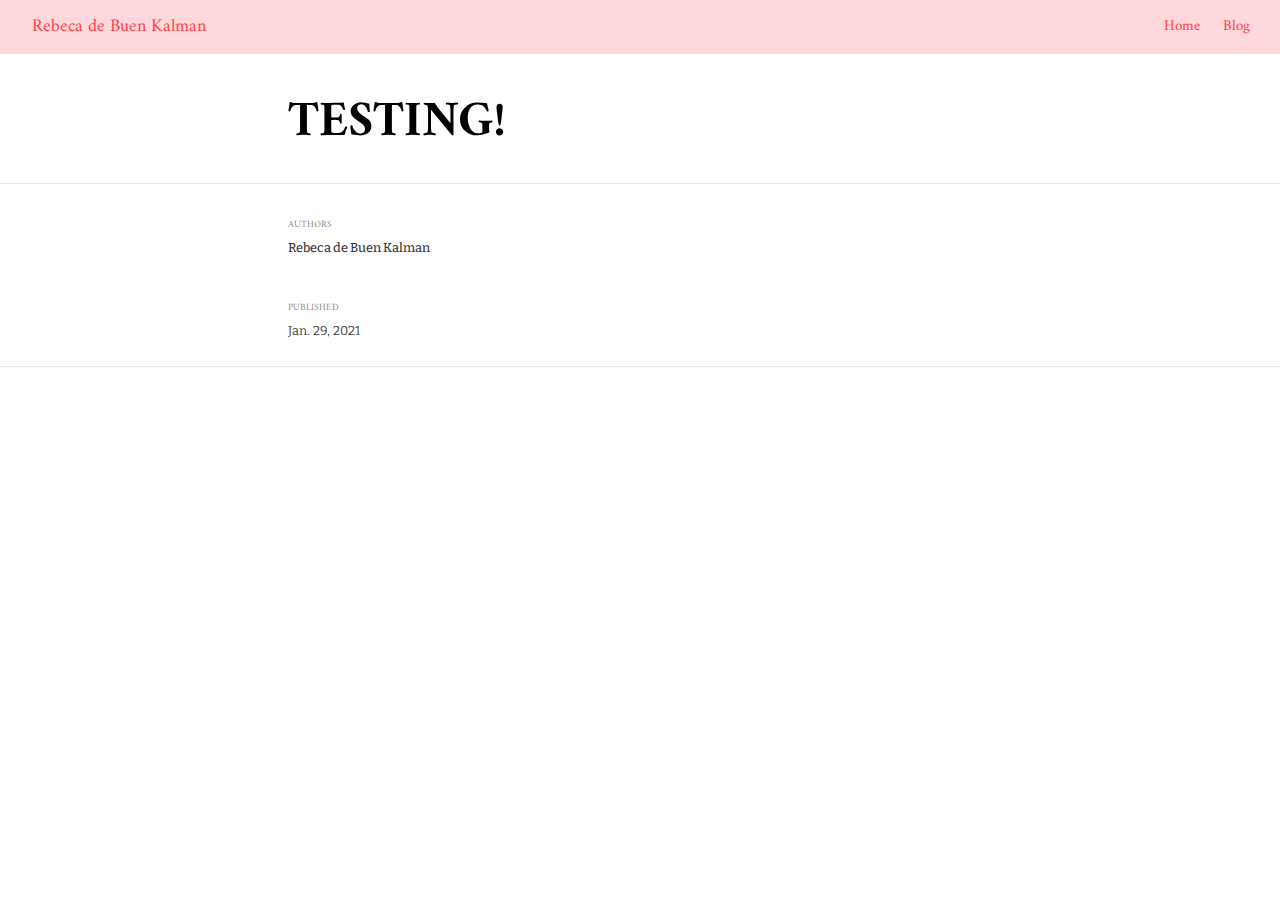
<file: docs/posts/2021-01-29-tpcrimes/index.html>
<!DOCTYPE html>

<html xmlns="http://www.w3.org/1999/xhtml" lang="" xml:lang="">

<head>
  <meta charset="utf-8"/>
  <meta name="viewport" content="width=device-width, initial-scale=1"/>
  <meta http-equiv="X-UA-Compatible" content="IE=Edge,chrome=1"/>
  <meta name="generator" content="distill" />

  <style type="text/css">
  /* Hide doc at startup (prevent jankiness while JS renders/transforms) */
  body {
    visibility: hidden;
  }
  </style>

 <!--radix_placeholder_import_source-->
 <!--/radix_placeholder_import_source-->

<style type="text/css">code{white-space: pre;}</style>
<style type="text/css" data-origin="pandoc">
pre > code.sourceCode { white-space: pre; position: relative; }
pre > code.sourceCode > span { display: inline-block; line-height: 1.25; }
pre > code.sourceCode > span:empty { height: 1.2em; }
.sourceCode { overflow: visible; }
code.sourceCode > span { color: inherit; text-decoration: inherit; }
div.sourceCode { margin: 1em 0; }
pre.sourceCode { margin: 0; }
@media screen {
div.sourceCode { overflow: auto; }
}
@media print {
pre > code.sourceCode { white-space: pre-wrap; }
pre > code.sourceCode > span { text-indent: -5em; padding-left: 5em; }
}
pre.numberSource code
  { counter-reset: source-line 0; }
pre.numberSource code > span
  { position: relative; left: -4em; counter-increment: source-line; }
pre.numberSource code > span > a:first-child::before
  { content: counter(source-line);
    position: relative; left: -1em; text-align: right; vertical-align: baseline;
    border: none; display: inline-block;
    -webkit-touch-callout: none; -webkit-user-select: none;
    -khtml-user-select: none; -moz-user-select: none;
    -ms-user-select: none; user-select: none;
    padding: 0 4px; width: 4em;
    color: #aaaaaa;
  }
pre.numberSource { margin-left: 3em; border-left: 1px solid #aaaaaa;  padding-left: 4px; }
div.sourceCode
  {   }
@media screen {
pre > code.sourceCode > span > a:first-child::before { text-decoration: underline; }
}
code span.al { color: #ad0000; } /* Alert */
code span.an { color: #5e5e5e; } /* Annotation */
code span.at { } /* Attribute */
code span.bn { color: #ad0000; } /* BaseN */
code span.bu { } /* BuiltIn */
code span.cf { color: #007ba5; } /* ControlFlow */
code span.ch { color: #20794d; } /* Char */
code span.cn { color: #8f5902; } /* Constant */
code span.co { color: #5e5e5e; } /* Comment */
code span.cv { color: #5e5e5e; font-style: italic; } /* CommentVar */
code span.do { color: #5e5e5e; font-style: italic; } /* Documentation */
code span.dt { color: #ad0000; } /* DataType */
code span.dv { color: #ad0000; } /* DecVal */
code span.er { color: #ad0000; } /* Error */
code span.ex { } /* Extension */
code span.fl { color: #ad0000; } /* Float */
code span.fu { color: #4758ab; } /* Function */
code span.im { } /* Import */
code span.in { color: #5e5e5e; } /* Information */
code span.kw { color: #007ba5; } /* Keyword */
code span.op { color: #5e5e5e; } /* Operator */
code span.ot { color: #007ba5; } /* Other */
code span.pp { color: #ad0000; } /* Preprocessor */
code span.sc { color: #5e5e5e; } /* SpecialChar */
code span.ss { color: #20794d; } /* SpecialString */
code span.st { color: #20794d; } /* String */
code span.va { color: #111111; } /* Variable */
code span.vs { color: #20794d; } /* VerbatimString */
code span.wa { color: #5e5e5e; font-style: italic; } /* Warning */
</style>


  <!--radix_placeholder_meta_tags-->
<title>Rebeca de Buen Kalman:  TESTING!</title>



<!--  https://schema.org/Article -->
<meta property="article:published" itemprop="datePublished" content="2021-01-29"/>
<meta property="article:created" itemprop="dateCreated" content="2021-01-29"/>
<meta name="article:author" content="Rebeca de Buen Kalman"/>
<meta name="article:author" content=""/>

<!--  https://developers.facebook.com/docs/sharing/webmasters#markup -->
<meta property="og:title" content="Rebeca de Buen Kalman:  TESTING!"/>
<meta property="og:type" content="article"/>
<meta property="og:locale" content="en_US"/>
<meta property="og:site_name" content="Rebeca de Buen Kalman"/>

<!--  https://dev.twitter.com/cards/types/summary -->
<meta property="twitter:card" content="summary"/>
<meta property="twitter:title" content="Rebeca de Buen Kalman:  TESTING!"/>

<!--/radix_placeholder_meta_tags-->
  <!--radix_placeholder_rmarkdown_metadata-->

<script type="text/json" id="radix-rmarkdown-metadata">
{"type":"list","attributes":{"names":{"type":"character","attributes":{},"value":["title","description","author","date","output"]}},"value":[{"type":"character","attributes":{},"value":[" TESTING!"]},{"type":"NULL"},{"type":"list","attributes":{},"value":[{"type":"list","attributes":{"names":{"type":"character","attributes":{},"value":["name","url"]}},"value":[{"type":"character","attributes":{},"value":["Rebeca de Buen Kalman"]},{"type":"list","attributes":{"names":{"type":"character","attributes":{},"value":[]}},"value":[]}]},{"type":"list","attributes":{"names":{"type":"character","attributes":{},"value":["name","url"]}},"value":[{"type":"character","attributes":{},"value":[""]},{"type":"list","attributes":{"names":{"type":"character","attributes":{},"value":[]}},"value":[]}]}]},{"type":"character","attributes":{},"value":["01-29-2021"]},{"type":"list","attributes":{"names":{"type":"character","attributes":{},"value":["distill::distill_article"]}},"value":[{"type":"list","attributes":{"names":{"type":"character","attributes":{},"value":["self_contained"]}},"value":[{"type":"logical","attributes":{},"value":[false]}]}]}]}
</script>
<!--/radix_placeholder_rmarkdown_metadata-->
  
  <script type="text/json" id="radix-resource-manifest">
  {"type":"character","attributes":{},"value":["tpcrimes_files/anchor-4.2.2/anchor.min.js","tpcrimes_files/bowser-1.9.3/bowser.min.js","tpcrimes_files/distill-2.2.21/template.v2.js","tpcrimes_files/header-attrs-2.11/header-attrs.js","tpcrimes_files/jquery-3.6.0/jquery-3.6.0.js","tpcrimes_files/jquery-3.6.0/jquery-3.6.0.min.js","tpcrimes_files/jquery-3.6.0/jquery-3.6.0.min.map","tpcrimes_files/popper-2.6.0/popper.min.js","tpcrimes_files/tippy-6.2.7/tippy-bundle.umd.min.js","tpcrimes_files/tippy-6.2.7/tippy-light-border.css","tpcrimes_files/tippy-6.2.7/tippy.css","tpcrimes_files/tippy-6.2.7/tippy.umd.min.js","tpcrimes_files/webcomponents-2.0.0/webcomponents.js"]}
  </script>
  <!--radix_placeholder_navigation_in_header-->
<meta name="distill:offset" content="../.."/>

<script type="application/javascript">

  window.headroom_prevent_pin = false;

  window.document.addEventListener("DOMContentLoaded", function (event) {

    // initialize headroom for banner
    var header = $('header').get(0);
    var headerHeight = header.offsetHeight;
    var headroom = new Headroom(header, {
      tolerance: 5,
      onPin : function() {
        if (window.headroom_prevent_pin) {
          window.headroom_prevent_pin = false;
          headroom.unpin();
        }
      }
    });
    headroom.init();
    if(window.location.hash)
      headroom.unpin();
    $(header).addClass('headroom--transition');

    // offset scroll location for banner on hash change
    // (see: https://github.com/WickyNilliams/headroom.js/issues/38)
    window.addEventListener("hashchange", function(event) {
      window.scrollTo(0, window.pageYOffset - (headerHeight + 25));
    });

    // responsive menu
    $('.distill-site-header').each(function(i, val) {
      var topnav = $(this);
      var toggle = topnav.find('.nav-toggle');
      toggle.on('click', function() {
        topnav.toggleClass('responsive');
      });
    });

    // nav dropdowns
    $('.nav-dropbtn').click(function(e) {
      $(this).next('.nav-dropdown-content').toggleClass('nav-dropdown-active');
      $(this).parent().siblings('.nav-dropdown')
         .children('.nav-dropdown-content').removeClass('nav-dropdown-active');
    });
    $("body").click(function(e){
      $('.nav-dropdown-content').removeClass('nav-dropdown-active');
    });
    $(".nav-dropdown").click(function(e){
      e.stopPropagation();
    });
  });
</script>

<style type="text/css">

/* Theme (user-documented overrideables for nav appearance) */

.distill-site-nav {
  color: rgba(255, 255, 255, 0.8);
  background-color: #0F2E3D;
  font-size: 15px;
  font-weight: 300;
}

.distill-site-nav a {
  color: inherit;
  text-decoration: none;
}

.distill-site-nav a:hover {
  color: white;
}

@media print {
  .distill-site-nav {
    display: none;
  }
}

.distill-site-header {

}

.distill-site-footer {

}


/* Site Header */

.distill-site-header {
  width: 100%;
  box-sizing: border-box;
  z-index: 3;
}

.distill-site-header .nav-left {
  display: inline-block;
  margin-left: 8px;
}

@media screen and (max-width: 768px) {
  .distill-site-header .nav-left {
    margin-left: 0;
  }
}


.distill-site-header .nav-right {
  float: right;
  margin-right: 8px;
}

.distill-site-header a,
.distill-site-header .title {
  display: inline-block;
  text-align: center;
  padding: 14px 10px 14px 10px;
}

.distill-site-header .title {
  font-size: 18px;
  min-width: 150px;
}

.distill-site-header .logo {
  padding: 0;
}

.distill-site-header .logo img {
  display: none;
  max-height: 20px;
  width: auto;
  margin-bottom: -4px;
}

.distill-site-header .nav-image img {
  max-height: 18px;
  width: auto;
  display: inline-block;
  margin-bottom: -3px;
}



@media screen and (min-width: 1000px) {
  .distill-site-header .logo img {
    display: inline-block;
  }
  .distill-site-header .nav-left {
    margin-left: 20px;
  }
  .distill-site-header .nav-right {
    margin-right: 20px;
  }
  .distill-site-header .title {
    padding-left: 12px;
  }
}


.distill-site-header .nav-toggle {
  display: none;
}

.nav-dropdown {
  display: inline-block;
  position: relative;
}

.nav-dropdown .nav-dropbtn {
  border: none;
  outline: none;
  color: rgba(255, 255, 255, 0.8);
  padding: 16px 10px;
  background-color: transparent;
  font-family: inherit;
  font-size: inherit;
  font-weight: inherit;
  margin: 0;
  margin-top: 1px;
  z-index: 2;
}

.nav-dropdown-content {
  display: none;
  position: absolute;
  background-color: white;
  min-width: 200px;
  border: 1px solid rgba(0,0,0,0.15);
  border-radius: 4px;
  box-shadow: 0px 8px 16px 0px rgba(0,0,0,0.1);
  z-index: 1;
  margin-top: 2px;
  white-space: nowrap;
  padding-top: 4px;
  padding-bottom: 4px;
}

.nav-dropdown-content hr {
  margin-top: 4px;
  margin-bottom: 4px;
  border: none;
  border-bottom: 1px solid rgba(0, 0, 0, 0.1);
}

.nav-dropdown-active {
  display: block;
}

.nav-dropdown-content a, .nav-dropdown-content .nav-dropdown-header {
  color: black;
  padding: 6px 24px;
  text-decoration: none;
  display: block;
  text-align: left;
}

.nav-dropdown-content .nav-dropdown-header {
  display: block;
  padding: 5px 24px;
  padding-bottom: 0;
  text-transform: uppercase;
  font-size: 14px;
  color: #999999;
  white-space: nowrap;
}

.nav-dropdown:hover .nav-dropbtn {
  color: white;
}

.nav-dropdown-content a:hover {
  background-color: #ddd;
  color: black;
}

.nav-right .nav-dropdown-content {
  margin-left: -45%;
  right: 0;
}

@media screen and (max-width: 768px) {
  .distill-site-header a, .distill-site-header .nav-dropdown  {display: none;}
  .distill-site-header a.nav-toggle {
    float: right;
    display: block;
  }
  .distill-site-header .title {
    margin-left: 0;
  }
  .distill-site-header .nav-right {
    margin-right: 0;
  }
  .distill-site-header {
    overflow: hidden;
  }
  .nav-right .nav-dropdown-content {
    margin-left: 0;
  }
}


@media screen and (max-width: 768px) {
  .distill-site-header.responsive {position: relative; min-height: 500px; }
  .distill-site-header.responsive a.nav-toggle {
    position: absolute;
    right: 0;
    top: 0;
  }
  .distill-site-header.responsive a,
  .distill-site-header.responsive .nav-dropdown {
    display: block;
    text-align: left;
  }
  .distill-site-header.responsive .nav-left,
  .distill-site-header.responsive .nav-right {
    width: 100%;
  }
  .distill-site-header.responsive .nav-dropdown {float: none;}
  .distill-site-header.responsive .nav-dropdown-content {position: relative;}
  .distill-site-header.responsive .nav-dropdown .nav-dropbtn {
    display: block;
    width: 100%;
    text-align: left;
  }
}

/* Site Footer */

.distill-site-footer {
  width: 100%;
  overflow: hidden;
  box-sizing: border-box;
  z-index: 3;
  margin-top: 30px;
  padding-top: 30px;
  padding-bottom: 30px;
  text-align: center;
}

/* Headroom */

d-title {
  padding-top: 6rem;
}

@media print {
  d-title {
    padding-top: 4rem;
  }
}

.headroom {
  z-index: 1000;
  position: fixed;
  top: 0;
  left: 0;
  right: 0;
}

.headroom--transition {
  transition: all .4s ease-in-out;
}

.headroom--unpinned {
  top: -100px;
}

.headroom--pinned {
  top: 0;
}

/* adjust viewport for navbar height */
/* helps vertically center bootstrap (non-distill) content */
.min-vh-100 {
  min-height: calc(100vh - 100px) !important;
}

</style>

<script src="../../site_libs/jquery-3.6.0/jquery-3.6.0.min.js"></script>
<link href="../../site_libs/font-awesome-5.1.0/css/all.css" rel="stylesheet"/>
<link href="../../site_libs/font-awesome-5.1.0/css/v4-shims.css" rel="stylesheet"/>
<script src="../../site_libs/headroom-0.9.4/headroom.min.js"></script>
<script src="../../site_libs/autocomplete-0.37.1/autocomplete.min.js"></script>
<script src="../../site_libs/fuse-6.4.1/fuse.min.js"></script>

<script type="application/javascript">

function getMeta(metaName) {
  var metas = document.getElementsByTagName('meta');
  for (let i = 0; i < metas.length; i++) {
    if (metas[i].getAttribute('name') === metaName) {
      return metas[i].getAttribute('content');
    }
  }
  return '';
}

function offsetURL(url) {
  var offset = getMeta('distill:offset');
  return offset ? offset + '/' + url : url;
}

function createFuseIndex() {

  // create fuse index
  var options = {
    keys: [
      { name: 'title', weight: 20 },
      { name: 'categories', weight: 15 },
      { name: 'description', weight: 10 },
      { name: 'contents', weight: 5 },
    ],
    ignoreLocation: true,
    threshold: 0
  };
  var fuse = new window.Fuse([], options);

  // fetch the main search.json
  return fetch(offsetURL('search.json'))
    .then(function(response) {
      if (response.status == 200) {
        return response.json().then(function(json) {
          // index main articles
          json.articles.forEach(function(article) {
            fuse.add(article);
          });
          // download collections and index their articles
          return Promise.all(json.collections.map(function(collection) {
            return fetch(offsetURL(collection)).then(function(response) {
              if (response.status === 200) {
                return response.json().then(function(articles) {
                  articles.forEach(function(article) {
                    fuse.add(article);
                  });
                })
              } else {
                return Promise.reject(
                  new Error('Unexpected status from search index request: ' +
                            response.status)
                );
              }
            });
          })).then(function() {
            return fuse;
          });
        });

      } else {
        return Promise.reject(
          new Error('Unexpected status from search index request: ' +
                      response.status)
        );
      }
    });
}

window.document.addEventListener("DOMContentLoaded", function (event) {

  // get search element (bail if we don't have one)
  var searchEl = window.document.getElementById('distill-search');
  if (!searchEl)
    return;

  createFuseIndex()
    .then(function(fuse) {

      // make search box visible
      searchEl.classList.remove('hidden');

      // initialize autocomplete
      var options = {
        autoselect: true,
        hint: false,
        minLength: 2,
      };
      window.autocomplete(searchEl, options, [{
        source: function(query, callback) {
          const searchOptions = {
            isCaseSensitive: false,
            shouldSort: true,
            minMatchCharLength: 2,
            limit: 10,
          };
          var results = fuse.search(query, searchOptions);
          callback(results
            .map(function(result) { return result.item; })
          );
        },
        templates: {
          suggestion: function(suggestion) {
            var img = suggestion.preview && Object.keys(suggestion.preview).length > 0
              ? `<img src="${offsetURL(suggestion.preview)}"</img>`
              : '';
            var html = `
              <div class="search-item">
                <h3>${suggestion.title}</h3>
                <div class="search-item-description">
                  ${suggestion.description || ''}
                </div>
                <div class="search-item-preview">
                  ${img}
                </div>
              </div>
            `;
            return html;
          }
        }
      }]).on('autocomplete:selected', function(event, suggestion) {
        window.location.href = offsetURL(suggestion.path);
      });
      // remove inline display style on autocompleter (we want to
      // manage responsive display via css)
      $('.algolia-autocomplete').css("display", "");
    })
    .catch(function(error) {
      console.log(error);
    });

});

</script>

<style type="text/css">

.nav-search {
  font-size: x-small;
}

/* Algolioa Autocomplete */

.algolia-autocomplete {
  display: inline-block;
  margin-left: 10px;
  vertical-align: sub;
  background-color: white;
  color: black;
  padding: 6px;
  padding-top: 8px;
  padding-bottom: 0;
  border-radius: 6px;
  border: 1px #0F2E3D solid;
  width: 180px;
}


@media screen and (max-width: 768px) {
  .distill-site-nav .algolia-autocomplete {
    display: none;
    visibility: hidden;
  }
  .distill-site-nav.responsive .algolia-autocomplete {
    display: inline-block;
    visibility: visible;
  }
  .distill-site-nav.responsive .algolia-autocomplete .aa-dropdown-menu {
    margin-left: 0;
    width: 400px;
    max-height: 400px;
  }
}

.algolia-autocomplete .aa-input, .algolia-autocomplete .aa-hint {
  width: 90%;
  outline: none;
  border: none;
}

.algolia-autocomplete .aa-hint {
  color: #999;
}
.algolia-autocomplete .aa-dropdown-menu {
  width: 550px;
  max-height: 70vh;
  overflow-x: visible;
  overflow-y: scroll;
  padding: 5px;
  margin-top: 3px;
  margin-left: -150px;
  background-color: #fff;
  border-radius: 5px;
  border: 1px solid #999;
  border-top: none;
}

.algolia-autocomplete .aa-dropdown-menu .aa-suggestion {
  cursor: pointer;
  padding: 5px 4px;
  border-bottom: 1px solid #eee;
}

.algolia-autocomplete .aa-dropdown-menu .aa-suggestion:last-of-type {
  border-bottom: none;
  margin-bottom: 2px;
}

.algolia-autocomplete .aa-dropdown-menu .aa-suggestion .search-item {
  overflow: hidden;
  font-size: 0.8em;
  line-height: 1.4em;
}

.algolia-autocomplete .aa-dropdown-menu .aa-suggestion .search-item h3 {
  font-size: 1rem;
  margin-block-start: 0;
  margin-block-end: 5px;
}

.algolia-autocomplete .aa-dropdown-menu .aa-suggestion .search-item-description {
  display: inline-block;
  overflow: hidden;
  height: 2.8em;
  width: 80%;
  margin-right: 4%;
}

.algolia-autocomplete .aa-dropdown-menu .aa-suggestion .search-item-preview {
  display: inline-block;
  width: 15%;
}

.algolia-autocomplete .aa-dropdown-menu .aa-suggestion .search-item-preview img {
  height: 3em;
  width: auto;
  display: none;
}

.algolia-autocomplete .aa-dropdown-menu .aa-suggestion .search-item-preview img[src] {
  display: initial;
}

.algolia-autocomplete .aa-dropdown-menu .aa-suggestion.aa-cursor {
  background-color: #eee;
}
.algolia-autocomplete .aa-dropdown-menu .aa-suggestion em {
  font-weight: bold;
  font-style: normal;
}

</style>


<!--/radix_placeholder_navigation_in_header-->
  <!--radix_placeholder_distill-->

<style type="text/css">

body {
  background-color: white;
}

.pandoc-table {
  width: 100%;
}

.pandoc-table>caption {
  margin-bottom: 10px;
}

.pandoc-table th:not([align]) {
  text-align: left;
}

.pagedtable-footer {
  font-size: 15px;
}

d-byline .byline {
  grid-template-columns: 2fr 2fr;
}

d-byline .byline h3 {
  margin-block-start: 1.5em;
}

d-byline .byline .authors-affiliations h3 {
  margin-block-start: 0.5em;
}

.authors-affiliations .orcid-id {
  width: 16px;
  height:16px;
  margin-left: 4px;
  margin-right: 4px;
  vertical-align: middle;
  padding-bottom: 2px;
}

d-title .dt-tags {
  margin-top: 1em;
  grid-column: text;
}

.dt-tags .dt-tag {
  text-decoration: none;
  display: inline-block;
  color: rgba(0,0,0,0.6);
  padding: 0em 0.4em;
  margin-right: 0.5em;
  margin-bottom: 0.4em;
  font-size: 70%;
  border: 1px solid rgba(0,0,0,0.2);
  border-radius: 3px;
  text-transform: uppercase;
  font-weight: 500;
}

d-article table.gt_table td,
d-article table.gt_table th {
  border-bottom: none;
}

.html-widget {
  margin-bottom: 2.0em;
}

.l-screen-inset {
  padding-right: 16px;
}

.l-screen .caption {
  margin-left: 10px;
}

.shaded {
  background: rgb(247, 247, 247);
  padding-top: 20px;
  padding-bottom: 20px;
  border-top: 1px solid rgba(0, 0, 0, 0.1);
  border-bottom: 1px solid rgba(0, 0, 0, 0.1);
}

.shaded .html-widget {
  margin-bottom: 0;
  border: 1px solid rgba(0, 0, 0, 0.1);
}

.shaded .shaded-content {
  background: white;
}

.text-output {
  margin-top: 0;
  line-height: 1.5em;
}

.hidden {
  display: none !important;
}

d-article {
  padding-top: 2.5rem;
  padding-bottom: 30px;
}

d-appendix {
  padding-top: 30px;
}

d-article>p>img {
  width: 100%;
}

d-article h2 {
  margin: 1rem 0 1.5rem 0;
}

d-article h3 {
  margin-top: 1.5rem;
}

d-article iframe {
  border: 1px solid rgba(0, 0, 0, 0.1);
  margin-bottom: 2.0em;
  width: 100%;
}

/* Tweak code blocks */

d-article div.sourceCode code,
d-article pre code {
  font-family: Consolas, Monaco, 'Andale Mono', 'Ubuntu Mono', monospace;
}

d-article pre,
d-article div.sourceCode,
d-article div.sourceCode pre {
  overflow: auto;
}

d-article div.sourceCode {
  background-color: white;
}

d-article div.sourceCode pre {
  padding-left: 10px;
  font-size: 12px;
  border-left: 2px solid rgba(0,0,0,0.1);
}

d-article pre {
  font-size: 12px;
  color: black;
  background: none;
  margin-top: 0;
  text-align: left;
  white-space: pre;
  word-spacing: normal;
  word-break: normal;
  word-wrap: normal;
  line-height: 1.5;

  -moz-tab-size: 4;
  -o-tab-size: 4;
  tab-size: 4;

  -webkit-hyphens: none;
  -moz-hyphens: none;
  -ms-hyphens: none;
  hyphens: none;
}

d-article pre a {
  border-bottom: none;
}

d-article pre a:hover {
  border-bottom: none;
  text-decoration: underline;
}

d-article details {
  grid-column: text;
  margin-bottom: 0.8em;
}

@media(min-width: 768px) {

d-article pre,
d-article div.sourceCode,
d-article div.sourceCode pre {
  overflow: visible !important;
}

d-article div.sourceCode pre {
  padding-left: 18px;
  font-size: 14px;
}

d-article pre {
  font-size: 14px;
}

}

figure img.external {
  background: white;
  border: 1px solid rgba(0, 0, 0, 0.1);
  box-shadow: 0 1px 8px rgba(0, 0, 0, 0.1);
  padding: 18px;
  box-sizing: border-box;
}

/* CSS for d-contents */

.d-contents {
  grid-column: text;
  color: rgba(0,0,0,0.8);
  font-size: 0.9em;
  padding-bottom: 1em;
  margin-bottom: 1em;
  padding-bottom: 0.5em;
  margin-bottom: 1em;
  padding-left: 0.25em;
  justify-self: start;
}

@media(min-width: 1000px) {
  .d-contents.d-contents-float {
    height: 0;
    grid-column-start: 1;
    grid-column-end: 4;
    justify-self: center;
    padding-right: 3em;
    padding-left: 2em;
  }
}

.d-contents nav h3 {
  font-size: 18px;
  margin-top: 0;
  margin-bottom: 1em;
}

.d-contents li {
  list-style-type: none
}

.d-contents nav > ul {
  padding-left: 0;
}

.d-contents ul {
  padding-left: 1em
}

.d-contents nav ul li {
  margin-top: 0.6em;
  margin-bottom: 0.2em;
}

.d-contents nav a {
  font-size: 13px;
  border-bottom: none;
  text-decoration: none
  color: rgba(0, 0, 0, 0.8);
}

.d-contents nav a:hover {
  text-decoration: underline solid rgba(0, 0, 0, 0.6)
}

.d-contents nav > ul > li > a {
  font-weight: 600;
}

.d-contents nav > ul > li > ul {
  font-weight: inherit;
}

.d-contents nav > ul > li > ul > li {
  margin-top: 0.2em;
}


.d-contents nav ul {
  margin-top: 0;
  margin-bottom: 0.25em;
}

.d-article-with-toc h2:nth-child(2) {
  margin-top: 0;
}


/* Figure */

.figure {
  position: relative;
  margin-bottom: 2.5em;
  margin-top: 1.5em;
}

.figure img {
  width: 100%;
}

.figure .caption {
  color: rgba(0, 0, 0, 0.6);
  font-size: 12px;
  line-height: 1.5em;
}

.figure img.external {
  background: white;
  border: 1px solid rgba(0, 0, 0, 0.1);
  box-shadow: 0 1px 8px rgba(0, 0, 0, 0.1);
  padding: 18px;
  box-sizing: border-box;
}

.figure .caption a {
  color: rgba(0, 0, 0, 0.6);
}

.figure .caption b,
.figure .caption strong, {
  font-weight: 600;
  color: rgba(0, 0, 0, 1.0);
}

/* Citations */

d-article .citation {
  color: inherit;
  cursor: inherit;
}

div.hanging-indent{
  margin-left: 1em; text-indent: -1em;
}

/* Citation hover box */

.tippy-box[data-theme~=light-border] {
  background-color: rgba(250, 250, 250, 0.95);
}

.tippy-content > p {
  margin-bottom: 0;
  padding: 2px;
}


/* Tweak 1000px media break to show more text */

@media(min-width: 1000px) {
  .base-grid,
  distill-header,
  d-title,
  d-abstract,
  d-article,
  d-appendix,
  distill-appendix,
  d-byline,
  d-footnote-list,
  d-citation-list,
  distill-footer {
    grid-template-columns: [screen-start] 1fr [page-start kicker-start] 80px [middle-start] 50px [text-start kicker-end] 65px 65px 65px 65px 65px 65px 65px 65px [text-end gutter-start] 65px [middle-end] 65px [page-end gutter-end] 1fr [screen-end];
    grid-column-gap: 16px;
  }

  .grid {
    grid-column-gap: 16px;
  }

  d-article {
    font-size: 1.06rem;
    line-height: 1.7em;
  }
  figure .caption, .figure .caption, figure figcaption {
    font-size: 13px;
  }
}

@media(min-width: 1180px) {
  .base-grid,
  distill-header,
  d-title,
  d-abstract,
  d-article,
  d-appendix,
  distill-appendix,
  d-byline,
  d-footnote-list,
  d-citation-list,
  distill-footer {
    grid-template-columns: [screen-start] 1fr [page-start kicker-start] 60px [middle-start] 60px [text-start kicker-end] 60px 60px 60px 60px 60px 60px 60px 60px [text-end gutter-start] 60px [middle-end] 60px [page-end gutter-end] 1fr [screen-end];
    grid-column-gap: 32px;
  }

  .grid {
    grid-column-gap: 32px;
  }
}


/* Get the citation styles for the appendix (not auto-injected on render since
   we do our own rendering of the citation appendix) */

d-appendix .citation-appendix,
.d-appendix .citation-appendix {
  font-size: 11px;
  line-height: 15px;
  border-left: 1px solid rgba(0, 0, 0, 0.1);
  padding-left: 18px;
  border: 1px solid rgba(0,0,0,0.1);
  background: rgba(0, 0, 0, 0.02);
  padding: 10px 18px;
  border-radius: 3px;
  color: rgba(150, 150, 150, 1);
  overflow: hidden;
  margin-top: -12px;
  white-space: pre-wrap;
  word-wrap: break-word;
}

/* Include appendix styles here so they can be overridden */

d-appendix {
  contain: layout style;
  font-size: 0.8em;
  line-height: 1.7em;
  margin-top: 60px;
  margin-bottom: 0;
  border-top: 1px solid rgba(0, 0, 0, 0.1);
  color: rgba(0,0,0,0.5);
  padding-top: 60px;
  padding-bottom: 48px;
}

d-appendix h3 {
  grid-column: page-start / text-start;
  font-size: 15px;
  font-weight: 500;
  margin-top: 1em;
  margin-bottom: 0;
  color: rgba(0,0,0,0.65);
}

d-appendix h3 + * {
  margin-top: 1em;
}

d-appendix ol {
  padding: 0 0 0 15px;
}

@media (min-width: 768px) {
  d-appendix ol {
    padding: 0 0 0 30px;
    margin-left: -30px;
  }
}

d-appendix li {
  margin-bottom: 1em;
}

d-appendix a {
  color: rgba(0, 0, 0, 0.6);
}

d-appendix > * {
  grid-column: text;
}

d-appendix > d-footnote-list,
d-appendix > d-citation-list,
d-appendix > distill-appendix {
  grid-column: screen;
}

/* Include footnote styles here so they can be overridden */

d-footnote-list {
  contain: layout style;
}

d-footnote-list > * {
  grid-column: text;
}

d-footnote-list a.footnote-backlink {
  color: rgba(0,0,0,0.3);
  padding-left: 0.5em;
}



/* Anchor.js */

.anchorjs-link {
  /*transition: all .25s linear; */
  text-decoration: none;
  border-bottom: none;
}
*:hover > .anchorjs-link {
  margin-left: -1.125em !important;
  text-decoration: none;
  border-bottom: none;
}

/* Social footer */

.social_footer {
  margin-top: 30px;
  margin-bottom: 0;
  color: rgba(0,0,0,0.67);
}

.disqus-comments {
  margin-right: 30px;
}

.disqus-comment-count {
  border-bottom: 1px solid rgba(0, 0, 0, 0.4);
  cursor: pointer;
}

#disqus_thread {
  margin-top: 30px;
}

.article-sharing a {
  border-bottom: none;
  margin-right: 8px;
}

.article-sharing a:hover {
  border-bottom: none;
}

.sidebar-section.subscribe {
  font-size: 12px;
  line-height: 1.6em;
}

.subscribe p {
  margin-bottom: 0.5em;
}


.article-footer .subscribe {
  font-size: 15px;
  margin-top: 45px;
}


.sidebar-section.custom {
  font-size: 12px;
  line-height: 1.6em;
}

.custom p {
  margin-bottom: 0.5em;
}

/* Styles for listing layout (hide title) */
.layout-listing d-title, .layout-listing .d-title {
  display: none;
}

/* Styles for posts lists (not auto-injected) */


.posts-with-sidebar {
  padding-left: 45px;
  padding-right: 45px;
}

.posts-list .description h2,
.posts-list .description p {
  font-family: -apple-system, BlinkMacSystemFont, "Segoe UI", Roboto, Oxygen, Ubuntu, Cantarell, "Fira Sans", "Droid Sans", "Helvetica Neue", Arial, sans-serif;
}

.posts-list .description h2 {
  font-weight: 700;
  border-bottom: none;
  padding-bottom: 0;
}

.posts-list h2.post-tag {
  border-bottom: 1px solid rgba(0, 0, 0, 0.2);
  padding-bottom: 12px;
}
.posts-list {
  margin-top: 60px;
  margin-bottom: 24px;
}

.posts-list .post-preview {
  text-decoration: none;
  overflow: hidden;
  display: block;
  border-bottom: 1px solid rgba(0, 0, 0, 0.1);
  padding: 24px 0;
}

.post-preview-last {
  border-bottom: none !important;
}

.posts-list .posts-list-caption {
  grid-column: screen;
  font-weight: 400;
}

.posts-list .post-preview h2 {
  margin: 0 0 6px 0;
  line-height: 1.2em;
  font-style: normal;
  font-size: 24px;
}

.posts-list .post-preview p {
  margin: 0 0 12px 0;
  line-height: 1.4em;
  font-size: 16px;
}

.posts-list .post-preview .thumbnail {
  box-sizing: border-box;
  margin-bottom: 24px;
  position: relative;
  max-width: 500px;
}
.posts-list .post-preview img {
  width: 100%;
  display: block;
}

.posts-list .metadata {
  font-size: 12px;
  line-height: 1.4em;
  margin-bottom: 18px;
}

.posts-list .metadata > * {
  display: inline-block;
}

.posts-list .metadata .publishedDate {
  margin-right: 2em;
}

.posts-list .metadata .dt-authors {
  display: block;
  margin-top: 0.3em;
  margin-right: 2em;
}

.posts-list .dt-tags {
  display: block;
  line-height: 1em;
}

.posts-list .dt-tags .dt-tag {
  display: inline-block;
  color: rgba(0,0,0,0.6);
  padding: 0.3em 0.4em;
  margin-right: 0.2em;
  margin-bottom: 0.4em;
  font-size: 60%;
  border: 1px solid rgba(0,0,0,0.2);
  border-radius: 3px;
  text-transform: uppercase;
  font-weight: 500;
}

.posts-list img {
  opacity: 1;
}

.posts-list img[data-src] {
  opacity: 0;
}

.posts-more {
  clear: both;
}


.posts-sidebar {
  font-size: 16px;
}

.posts-sidebar h3 {
  font-size: 16px;
  margin-top: 0;
  margin-bottom: 0.5em;
  font-weight: 400;
  text-transform: uppercase;
}

.sidebar-section {
  margin-bottom: 30px;
}

.categories ul {
  list-style-type: none;
  margin: 0;
  padding: 0;
}

.categories li {
  color: rgba(0, 0, 0, 0.8);
  margin-bottom: 0;
}

.categories li>a {
  border-bottom: none;
}

.categories li>a:hover {
  border-bottom: 1px solid rgba(0, 0, 0, 0.4);
}

.categories .active {
  font-weight: 600;
}

.categories .category-count {
  color: rgba(0, 0, 0, 0.4);
}


@media(min-width: 768px) {
  .posts-list .post-preview h2 {
    font-size: 26px;
  }
  .posts-list .post-preview .thumbnail {
    float: right;
    width: 30%;
    margin-bottom: 0;
  }
  .posts-list .post-preview .description {
    float: left;
    width: 45%;
  }
  .posts-list .post-preview .metadata {
    float: left;
    width: 20%;
    margin-top: 8px;
  }
  .posts-list .post-preview p {
    margin: 0 0 12px 0;
    line-height: 1.5em;
    font-size: 16px;
  }
  .posts-with-sidebar .posts-list {
    float: left;
    width: 75%;
  }
  .posts-with-sidebar .posts-sidebar {
    float: right;
    width: 20%;
    margin-top: 60px;
    padding-top: 24px;
    padding-bottom: 24px;
  }
}


/* Improve display for browsers without grid (IE/Edge <= 15) */

.downlevel {
  line-height: 1.6em;
  font-family: -apple-system, BlinkMacSystemFont, "Segoe UI", Roboto, Oxygen, Ubuntu, Cantarell, "Fira Sans", "Droid Sans", "Helvetica Neue", Arial, sans-serif;
  margin: 0;
}

.downlevel .d-title {
  padding-top: 6rem;
  padding-bottom: 1.5rem;
}

.downlevel .d-title h1 {
  font-size: 50px;
  font-weight: 700;
  line-height: 1.1em;
  margin: 0 0 0.5rem;
}

.downlevel .d-title p {
  font-weight: 300;
  font-size: 1.2rem;
  line-height: 1.55em;
  margin-top: 0;
}

.downlevel .d-byline {
  padding-top: 0.8em;
  padding-bottom: 0.8em;
  font-size: 0.8rem;
  line-height: 1.8em;
}

.downlevel .section-separator {
  border: none;
  border-top: 1px solid rgba(0, 0, 0, 0.1);
}

.downlevel .d-article {
  font-size: 1.06rem;
  line-height: 1.7em;
  padding-top: 1rem;
  padding-bottom: 2rem;
}


.downlevel .d-appendix {
  padding-left: 0;
  padding-right: 0;
  max-width: none;
  font-size: 0.8em;
  line-height: 1.7em;
  margin-bottom: 0;
  color: rgba(0,0,0,0.5);
  padding-top: 40px;
  padding-bottom: 48px;
}

.downlevel .footnotes ol {
  padding-left: 13px;
}

.downlevel .base-grid,
.downlevel .distill-header,
.downlevel .d-title,
.downlevel .d-abstract,
.downlevel .d-article,
.downlevel .d-appendix,
.downlevel .distill-appendix,
.downlevel .d-byline,
.downlevel .d-footnote-list,
.downlevel .d-citation-list,
.downlevel .distill-footer,
.downlevel .appendix-bottom,
.downlevel .posts-container {
  padding-left: 40px;
  padding-right: 40px;
}

@media(min-width: 768px) {
  .downlevel .base-grid,
  .downlevel .distill-header,
  .downlevel .d-title,
  .downlevel .d-abstract,
  .downlevel .d-article,
  .downlevel .d-appendix,
  .downlevel .distill-appendix,
  .downlevel .d-byline,
  .downlevel .d-footnote-list,
  .downlevel .d-citation-list,
  .downlevel .distill-footer,
  .downlevel .appendix-bottom,
  .downlevel .posts-container {
  padding-left: 150px;
  padding-right: 150px;
  max-width: 900px;
}
}

.downlevel pre code {
  display: block;
  border-left: 2px solid rgba(0, 0, 0, .1);
  padding: 0 0 0 20px;
  font-size: 14px;
}

.downlevel code, .downlevel pre {
  color: black;
  background: none;
  font-family: Consolas, Monaco, 'Andale Mono', 'Ubuntu Mono', monospace;
  text-align: left;
  white-space: pre;
  word-spacing: normal;
  word-break: normal;
  word-wrap: normal;
  line-height: 1.5;

  -moz-tab-size: 4;
  -o-tab-size: 4;
  tab-size: 4;

  -webkit-hyphens: none;
  -moz-hyphens: none;
  -ms-hyphens: none;
  hyphens: none;
}

.downlevel .posts-list .post-preview {
  color: inherit;
}



</style>

<script type="application/javascript">

function is_downlevel_browser() {
  if (bowser.isUnsupportedBrowser({ msie: "12", msedge: "16"},
                                 window.navigator.userAgent)) {
    return true;
  } else {
    return window.load_distill_framework === undefined;
  }
}

// show body when load is complete
function on_load_complete() {

  // add anchors
  if (window.anchors) {
    window.anchors.options.placement = 'left';
    window.anchors.add('d-article > h2, d-article > h3, d-article > h4, d-article > h5');
  }


  // set body to visible
  document.body.style.visibility = 'visible';

  // force redraw for leaflet widgets
  if (window.HTMLWidgets) {
    var maps = window.HTMLWidgets.findAll(".leaflet");
    $.each(maps, function(i, el) {
      var map = this.getMap();
      map.invalidateSize();
      map.eachLayer(function(layer) {
        if (layer instanceof L.TileLayer)
          layer.redraw();
      });
    });
  }

  // trigger 'shown' so htmlwidgets resize
  $('d-article').trigger('shown');
}

function init_distill() {

  init_common();

  // create front matter
  var front_matter = $('<d-front-matter></d-front-matter>');
  $('#distill-front-matter').wrap(front_matter);

  // create d-title
  $('.d-title').changeElementType('d-title');

  // create d-byline
  var byline = $('<d-byline></d-byline>');
  $('.d-byline').replaceWith(byline);

  // create d-article
  var article = $('<d-article></d-article>');
  $('.d-article').wrap(article).children().unwrap();

  // move posts container into article
  $('.posts-container').appendTo($('d-article'));

  // create d-appendix
  $('.d-appendix').changeElementType('d-appendix');

  // flag indicating that we have appendix items
  var appendix = $('.appendix-bottom').children('h3').length > 0;

  // replace footnotes with <d-footnote>
  $('.footnote-ref').each(function(i, val) {
    appendix = true;
    var href = $(this).attr('href');
    var id = href.replace('#', '');
    var fn = $('#' + id);
    var fn_p = $('#' + id + '>p');
    fn_p.find('.footnote-back').remove();
    var text = fn_p.html();
    var dtfn = $('<d-footnote></d-footnote>');
    dtfn.html(text);
    $(this).replaceWith(dtfn);
  });
  // remove footnotes
  $('.footnotes').remove();

  // move refs into #references-listing
  $('#references-listing').replaceWith($('#refs'));

  $('h1.appendix, h2.appendix').each(function(i, val) {
    $(this).changeElementType('h3');
  });
  $('h3.appendix').each(function(i, val) {
    var id = $(this).attr('id');
    $('.d-contents a[href="#' + id + '"]').parent().remove();
    appendix = true;
    $(this).nextUntil($('h1, h2, h3')).addBack().appendTo($('d-appendix'));
  });

  // show d-appendix if we have appendix content
  $("d-appendix").css('display', appendix ? 'grid' : 'none');

  // localize layout chunks to just output
  $('.layout-chunk').each(function(i, val) {

    // capture layout
    var layout = $(this).attr('data-layout');

    // apply layout to markdown level block elements
    var elements = $(this).children().not('details, div.sourceCode, pre, script');
    elements.each(function(i, el) {
      var layout_div = $('<div class="' + layout + '"></div>');
      if (layout_div.hasClass('shaded')) {
        var shaded_content = $('<div class="shaded-content"></div>');
        $(this).wrap(shaded_content);
        $(this).parent().wrap(layout_div);
      } else {
        $(this).wrap(layout_div);
      }
    });


    // unwrap the layout-chunk div
    $(this).children().unwrap();
  });

  // remove code block used to force  highlighting css
  $('.distill-force-highlighting-css').parent().remove();

  // remove empty line numbers inserted by pandoc when using a
  // custom syntax highlighting theme
  $('code.sourceCode a:empty').remove();

  // load distill framework
  load_distill_framework();

  // wait for window.distillRunlevel == 4 to do post processing
  function distill_post_process() {

    if (!window.distillRunlevel || window.distillRunlevel < 4)
      return;

    // hide author/affiliations entirely if we have no authors
    var front_matter = JSON.parse($("#distill-front-matter").html());
    var have_authors = front_matter.authors && front_matter.authors.length > 0;
    if (!have_authors)
      $('d-byline').addClass('hidden');

    // article with toc class
    $('.d-contents').parent().addClass('d-article-with-toc');

    // strip links that point to #
    $('.authors-affiliations').find('a[href="#"]').removeAttr('href');

    // add orcid ids
    $('.authors-affiliations').find('.author').each(function(i, el) {
      var orcid_id = front_matter.authors[i].orcidID;
      if (orcid_id) {
        var a = $('<a></a>');
        a.attr('href', 'https://orcid.org/' + orcid_id);
        var img = $('<img></img>');
        img.addClass('orcid-id');
        img.attr('alt', 'ORCID ID');
        img.attr('src','[data-uri]');
        a.append(img);
        $(this).append(a);
      }
    });

    // hide elements of author/affiliations grid that have no value
    function hide_byline_column(caption) {
      $('d-byline').find('h3:contains("' + caption + '")').parent().css('visibility', 'hidden');
    }

    // affiliations
    var have_affiliations = false;
    for (var i = 0; i<front_matter.authors.length; ++i) {
      var author = front_matter.authors[i];
      if (author.affiliation !== "&nbsp;") {
        have_affiliations = true;
        break;
      }
    }
    if (!have_affiliations)
      $('d-byline').find('h3:contains("Affiliations")').css('visibility', 'hidden');

    // published date
    if (!front_matter.publishedDate)
      hide_byline_column("Published");

    // document object identifier
    var doi = $('d-byline').find('h3:contains("DOI")');
    var doi_p = doi.next().empty();
    if (!front_matter.doi) {
      // if we have a citation and valid citationText then link to that
      if ($('#citation').length > 0 && front_matter.citationText) {
        doi.html('Citation');
        $('<a href="#citation"></a>')
          .text(front_matter.citationText)
          .appendTo(doi_p);
      } else {
        hide_byline_column("DOI");
      }
    } else {
      $('<a></a>')
         .attr('href', "https://doi.org/" + front_matter.doi)
         .html(front_matter.doi)
         .appendTo(doi_p);
    }

     // change plural form of authors/affiliations
    if (front_matter.authors.length === 1) {
      var grid = $('.authors-affiliations');
      grid.children('h3:contains("Authors")').text('Author');
      grid.children('h3:contains("Affiliations")').text('Affiliation');
    }

    // remove d-appendix and d-footnote-list local styles
    $('d-appendix > style:first-child').remove();
    $('d-footnote-list > style:first-child').remove();

    // move appendix-bottom entries to the bottom
    $('.appendix-bottom').appendTo('d-appendix').children().unwrap();
    $('.appendix-bottom').remove();

    // hoverable references
    $('span.citation[data-cites]').each(function() {
      var refs = $(this).attr('data-cites').split(" ");
      var refHtml = refs.map(function(ref) {
        return "<p>" + $('#ref-' + ref).html() + "</p>";
      }).join("\n");
      window.tippy(this, {
        allowHTML: true,
        content: refHtml,
        maxWidth: 500,
        interactive: true,
        interactiveBorder: 10,
        theme: 'light-border',
        placement: 'bottom-start'
      });
    });

    // clear polling timer
    clearInterval(tid);

    // show body now that everything is ready
    on_load_complete();
  }

  var tid = setInterval(distill_post_process, 50);
  distill_post_process();

}

function init_downlevel() {

  init_common();

   // insert hr after d-title
  $('.d-title').after($('<hr class="section-separator"/>'));

  // check if we have authors
  var front_matter = JSON.parse($("#distill-front-matter").html());
  var have_authors = front_matter.authors && front_matter.authors.length > 0;

  // manage byline/border
  if (!have_authors)
    $('.d-byline').remove();
  $('.d-byline').after($('<hr class="section-separator"/>'));
  $('.d-byline a').remove();

  // remove toc
  $('.d-contents').remove();

  // move appendix elements
  $('h1.appendix, h2.appendix').each(function(i, val) {
    $(this).changeElementType('h3');
  });
  $('h3.appendix').each(function(i, val) {
    $(this).nextUntil($('h1, h2, h3')).addBack().appendTo($('.d-appendix'));
  });


  // inject headers into references and footnotes
  var refs_header = $('<h3></h3>');
  refs_header.text('References');
  $('#refs').prepend(refs_header);

  var footnotes_header = $('<h3></h3');
  footnotes_header.text('Footnotes');
  $('.footnotes').children('hr').first().replaceWith(footnotes_header);

  // move appendix-bottom entries to the bottom
  $('.appendix-bottom').appendTo('.d-appendix').children().unwrap();
  $('.appendix-bottom').remove();

  // remove appendix if it's empty
  if ($('.d-appendix').children().length === 0)
    $('.d-appendix').remove();

  // prepend separator above appendix
  $('.d-appendix').before($('<hr class="section-separator" style="clear: both"/>'));

  // trim code
  $('pre>code').each(function(i, val) {
    $(this).html($.trim($(this).html()));
  });

  // move posts-container right before article
  $('.posts-container').insertBefore($('.d-article'));

  $('body').addClass('downlevel');

  on_load_complete();
}


function init_common() {

  // jquery plugin to change element types
  (function($) {
    $.fn.changeElementType = function(newType) {
      var attrs = {};

      $.each(this[0].attributes, function(idx, attr) {
        attrs[attr.nodeName] = attr.nodeValue;
      });

      this.replaceWith(function() {
        return $("<" + newType + "/>", attrs).append($(this).contents());
      });
    };
  })(jQuery);

  // prevent underline for linked images
  $('a > img').parent().css({'border-bottom' : 'none'});

  // mark non-body figures created by knitr chunks as 100% width
  $('.layout-chunk').each(function(i, val) {
    var figures = $(this).find('img, .html-widget');
    if ($(this).attr('data-layout') !== "l-body") {
      figures.css('width', '100%');
    } else {
      figures.css('max-width', '100%');
      figures.filter("[width]").each(function(i, val) {
        var fig = $(this);
        fig.css('width', fig.attr('width') + 'px');
      });

    }
  });

  // auto-append index.html to post-preview links in file: protocol
  // and in rstudio ide preview
  $('.post-preview').each(function(i, val) {
    if (window.location.protocol === "file:")
      $(this).attr('href', $(this).attr('href') + "index.html");
  });

  // get rid of index.html references in header
  if (window.location.protocol !== "file:") {
    $('.distill-site-header a[href]').each(function(i,val) {
      $(this).attr('href', $(this).attr('href').replace("index.html", "./"));
    });
  }

  // add class to pandoc style tables
  $('tr.header').parent('thead').parent('table').addClass('pandoc-table');
  $('.kable-table').children('table').addClass('pandoc-table');

  // add figcaption style to table captions
  $('caption').parent('table').addClass("figcaption");

  // initialize posts list
  if (window.init_posts_list)
    window.init_posts_list();

  // implmement disqus comment link
  $('.disqus-comment-count').click(function() {
    window.headroom_prevent_pin = true;
    $('#disqus_thread').toggleClass('hidden');
    if (!$('#disqus_thread').hasClass('hidden')) {
      var offset = $(this).offset();
      $(window).resize();
      $('html, body').animate({
        scrollTop: offset.top - 35
      });
    }
  });
}

document.addEventListener('DOMContentLoaded', function() {
  if (is_downlevel_browser())
    init_downlevel();
  else
    window.addEventListener('WebComponentsReady', init_distill);
});

</script>

<style type="text/css">
/* base variables */

/* Edit the CSS properties in this file to create a custom
   Distill theme. Only edit values in the right column
   for each row; values shown are the CSS defaults.
   To return any property to the default,
   you may set its value to: unset
   All rows must end with a semi-colon.                      */

/* Optional: embed custom fonts here with `@import`          */
/* This must remain at the top of this file.                 */



html {
  /*-- Main font sizes --*/
  --title-size:      50px;
  --body-size:       1.06rem;
  --code-size:       14px;
  --aside-size:      12px;
  --fig-cap-size:    13px;
  /*-- Main font colors --*/
  --title-color:     #000000;
  --header-color:    rgba(0, 0, 0, 0.8);
  --body-color:      rgba(0, 0, 0, 0.8);
  --aside-color:     rgba(0, 0, 0, 0.6);
  --fig-cap-color:   rgba(0, 0, 0, 0.6);
  /*-- Specify custom fonts ~~~ must be imported above   --*/
  --heading-font:    sans-serif;
  --mono-font:       monospace;
  --body-font:       sans-serif;
  --navbar-font:     sans-serif;  /* websites + blogs only */
}

/*-- ARTICLE METADATA --*/
d-byline {
  --heading-size:    0.6rem;
  --heading-color:   rgba(0, 0, 0, 0.5);
  --body-size:       0.8rem;
  --body-color:      rgba(0, 0, 0, 0.8);
}

/*-- ARTICLE TABLE OF CONTENTS --*/
.d-contents {
  --heading-size:    18px;
  --contents-size:   13px;
}

/*-- ARTICLE APPENDIX --*/
d-appendix {
  --heading-size:    15px;
  --heading-color:   rgba(0, 0, 0, 0.65);
  --text-size:       0.8em;
  --text-color:      rgba(0, 0, 0, 0.5);
}

/*-- WEBSITE HEADER + FOOTER --*/
/* These properties only apply to Distill sites and blogs  */

.distill-site-header {
  --title-size:       18px;
  --text-color:       rgba(255, 255, 255, 0.8);
  --text-size:        15px;
  --hover-color:      white;
  --bkgd-color:       #0F2E3D;
}

.distill-site-footer {
  --text-color:       rgba(255, 255, 255, 0.8);
  --text-size:        15px;
  --hover-color:      white;
  --bkgd-color:       #0F2E3D;
}

/*-- Additional custom styles --*/
/* Add any additional CSS rules below                      */
</style>
<style type="text/css">
/* base variables */

/* Edit the CSS properties in this file to create a custom
   Distill theme. Only edit values in the right column
   for each row; values shown are the CSS defaults.
   To return any property to the default,
   you may set its value to: unset
   All rows must end with a semi-colon.                      */

/* Optional: embed custom fonts here with `@import`          */
/* This must remain at the top of this file.                 */
/* Optional: embed custom fonts here with `@import`          */
/* This must remain at the top of this file.                 */
@import url('https://fonts.googleapis.com/css2?family=Amiri');
@import url('https://fonts.googleapis.com/css2?family=Bitter');
@import url('https://fonts.googleapis.com/css2?family=DM+Mono');

html {
  /*-- Main font sizes --*/
  --title-size:      50px;
  --body-size:       1.06rem;
  --code-size:       14px;
  --aside-size:      12px;
  --fig-cap-size:    13px;
  /*-- Main font colors --*/
  --title-color:     #000000;
  --header-color:    rgba(0, 0, 0, 0.8);
  --body-color:      rgba(0, 0, 0, 0.8);
  --aside-color:     rgba(0, 0, 0, 0.6);
  --fig-cap-color:   rgba(0, 0, 0, 0.6);
  /*-- Specify custom fonts ~~~ must be imported above   --*/
  --heading-font:    "Amiri", serif;
  --mono-font:       "DM Mono", monospace;
  --body-font:       "Bitter", sans-serif;
  --navbar-font:     "Amiri", serif;
}

/*-- ARTICLE METADATA --*/
d-byline {
  --heading-size:    0.6rem;
  --heading-color:   rgba(0, 0, 0, 0.5);
  --body-size:       0.8rem;
  --body-color:      rgba(0, 0, 0, 0.8);
}

/*-- ARTICLE TABLE OF CONTENTS --*/
.d-contents {
  --heading-size:    18px;
  --contents-size:   13px;
}

/*-- ARTICLE APPENDIX --*/
d-appendix {
  --heading-size:    15px;
  --heading-color:   rgba(0, 0, 0, 0.65);
  --text-size:       0.8em;
  --text-color:      rgba(0, 0, 0, 0.5);
}

/*-- WEBSITE HEADER + FOOTER --*/
/* These properties only apply to Distill sites and blogs  */

.distill-site-header {
  --title-size:       18px;    
  --text-color:       #ff414b; /* edited */
  --text-size:        15px;
  --hover-color:      #dd424c; /* edited */
  --bkgd-color:       #ffd8db; /* edited */
}

.distill-site-footer {
  --text-color:       rgba(255, 255, 255, 0.8);
  --text-size:        15px;
  --hover-color:      white;
  --bkgd-color:       #0F2E3D;
}

/*-- Additional custom styles --*/
/* Add any additional CSS rules below                      */

/* Change bullets */
ul > li::marker {
  font-size: 1.125em;
  color: #ff414b;
}

/* Change link appearance */
d-article a {
  border-bottom: 2px solid #ffd8db;
  text-decoration: none;
}</style>
<style type="text/css">
/* base style */

/* FONT FAMILIES */

:root {
  --heading-default: -apple-system, BlinkMacSystemFont, "Segoe UI", Roboto, Oxygen, Ubuntu, Cantarell, "Fira Sans", "Droid Sans", "Helvetica Neue", Arial, sans-serif;
  --mono-default: Consolas, Monaco, 'Andale Mono', 'Ubuntu Mono', monospace;
  --body-default: -apple-system, BlinkMacSystemFont, "Segoe UI", Roboto, Oxygen, Ubuntu, Cantarell, "Fira Sans", "Droid Sans", "Helvetica Neue", Arial, sans-serif;
}

body,
.posts-list .post-preview p,
.posts-list .description p {
  font-family: var(--body-font), var(--body-default);
}

h1, h2, h3, h4, h5, h6,
.posts-list .post-preview h2,
.posts-list .description h2 {
  font-family: var(--heading-font), var(--heading-default);
}

d-article div.sourceCode code,
d-article pre code {
  font-family: var(--mono-font), var(--mono-default);
}


/*-- TITLE --*/
d-title h1,
.posts-list > h1 {
  color: var(--title-color, black);
}

d-title h1 {
  font-size: var(--title-size, 50px);
}

/*-- HEADERS --*/
d-article h1,
d-article h2,
d-article h3,
d-article h4,
d-article h5,
d-article h6 {
  color: var(--header-color, rgba(0, 0, 0, 0.8));
}

/*-- BODY --*/
d-article > p,  /* only text inside of <p> tags */
d-article > ul, /* lists */
d-article > ol {
  color: var(--body-color, rgba(0, 0, 0, 0.8));
  font-size: var(--body-size, 1.06rem);
}


/*-- CODE --*/
d-article div.sourceCode code,
d-article pre code {
  font-size: var(--code-size, 14px);
}

/*-- ASIDE --*/
d-article aside {
  font-size: var(--aside-size, 12px);
  color: var(--aside-color, rgba(0, 0, 0, 0.6));
}

/*-- FIGURE CAPTIONS --*/
figure .caption,
figure figcaption,
.figure .caption {
  font-size: var(--fig-cap-size, 13px);
  color: var(--fig-cap-color, rgba(0, 0, 0, 0.6));
}

/*-- METADATA --*/
d-byline h3 {
  font-size: var(--heading-size, 0.6rem);
  color: var(--heading-color, rgba(0, 0, 0, 0.5));
}

d-byline {
  font-size: var(--body-size, 0.8rem);
  color: var(--body-color, rgba(0, 0, 0, 0.8));
}

d-byline a,
d-article d-byline a {
  color: var(--body-color, rgba(0, 0, 0, 0.8));
}

/*-- TABLE OF CONTENTS --*/
.d-contents nav h3 {
  font-size: var(--heading-size, 18px);
}

.d-contents nav a {
  font-size: var(--contents-size, 13px);
}

/*-- APPENDIX --*/
d-appendix h3 {
  font-size: var(--heading-size, 15px);
  color: var(--heading-color, rgba(0, 0, 0, 0.65));
}

d-appendix {
  font-size: var(--text-size, 0.8em);
  color: var(--text-color, rgba(0, 0, 0, 0.5));
}

d-appendix d-footnote-list a.footnote-backlink {
  color: var(--text-color, rgba(0, 0, 0, 0.5));
}

/*-- WEBSITE HEADER + FOOTER --*/
.distill-site-header .title {
  font-size: var(--title-size, 18px);
  font-family: var(--navbar-font), var(--heading-default);
}

.distill-site-header a,
.nav-dropdown .nav-dropbtn {
  font-family: var(--navbar-font), var(--heading-default);
}

.nav-dropdown .nav-dropbtn {
  color: var(--text-color, rgba(255, 255, 255, 0.8));
  font-size: var(--text-size, 15px);
}

.distill-site-header a:hover,
.nav-dropdown:hover .nav-dropbtn {
  color: var(--hover-color, white);
}

.distill-site-header {
  font-size: var(--text-size, 15px);
  color: var(--text-color, rgba(255, 255, 255, 0.8));
  background-color: var(--bkgd-color, #0F2E3D);
}

.distill-site-footer {
  font-size: var(--text-size, 15px);
  color: var(--text-color, rgba(255, 255, 255, 0.8));
  background-color: var(--bkgd-color, #0F2E3D);
}

.distill-site-footer a:hover {
  color: var(--hover-color, white);
}</style>
<!--/radix_placeholder_distill-->
  <script src="../../site_libs/header-attrs-2.11/header-attrs.js"></script>
  <script src="../../site_libs/jquery-3.6.0/jquery-3.6.0.min.js"></script>
  <script src="../../site_libs/popper-2.6.0/popper.min.js"></script>
  <link href="../../site_libs/tippy-6.2.7/tippy.css" rel="stylesheet" />
  <link href="../../site_libs/tippy-6.2.7/tippy-light-border.css" rel="stylesheet" />
  <script src="../../site_libs/tippy-6.2.7/tippy.umd.min.js"></script>
  <script src="../../site_libs/anchor-4.2.2/anchor.min.js"></script>
  <script src="../../site_libs/bowser-1.9.3/bowser.min.js"></script>
  <script src="../../site_libs/webcomponents-2.0.0/webcomponents.js"></script>
  <script src="../../site_libs/distill-2.2.21/template.v2.js"></script>
  <!--radix_placeholder_site_in_header-->
<!--/radix_placeholder_site_in_header-->


</head>

<body>

<!--radix_placeholder_front_matter-->

<script id="distill-front-matter" type="text/json">
{"title":" TESTING!","authors":[{"author":"Rebeca de Buen Kalman","authorURL":{},"affiliation":"&nbsp;","affiliationURL":"#","orcidID":""},{"author":"","authorURL":{},"affiliation":"&nbsp;","affiliationURL":"#","orcidID":""}],"publishedDate":"2021-01-29T00:00:00.000-08:00","citationText":"Kalman & , 2021"}
</script>

<!--/radix_placeholder_front_matter-->
<!--radix_placeholder_navigation_before_body-->
<header class="header header--fixed" role="banner">
<nav class="distill-site-nav distill-site-header">
<div class="nav-left">
<a href="../../index.html" class="title">Rebeca de Buen Kalman</a>
<input id="distill-search" class="nav-search hidden" type="text" placeholder="Search..."/>
</div>
<div class="nav-right">
<a href="../../index.html">Home</a>
<a href="../../blog.html">Blog</a>
<a href="javascript:void(0);" class="nav-toggle">&#9776;</a>
</div>
</nav>
</header>
<!--/radix_placeholder_navigation_before_body-->
<!--radix_placeholder_site_before_body-->
<!--/radix_placeholder_site_before_body-->

<div class="d-title">
<h1>TESTING!</h1>
<!--radix_placeholder_categories-->
<!--/radix_placeholder_categories-->

</div>

<div class="d-byline">
  Rebeca de Buen Kalman true 
  
,   
  true
  
<br/>01-29-2021
</div>

<div class="d-article">
<div class="sourceCode" id="cb1"><pre class="sourceCode r distill-force-highlighting-css"><code class="sourceCode r"></code></pre></div>
<!--radix_placeholder_article_footer-->
<!--/radix_placeholder_article_footer-->
</div>

<div class="d-appendix">
</div>


<!--radix_placeholder_site_after_body-->
<!--/radix_placeholder_site_after_body-->
<!--radix_placeholder_appendices-->
<div class="appendix-bottom"></div>
<!--/radix_placeholder_appendices-->
<!--radix_placeholder_navigation_after_body-->
<!--/radix_placeholder_navigation_after_body-->

</body>

</html>
</file>
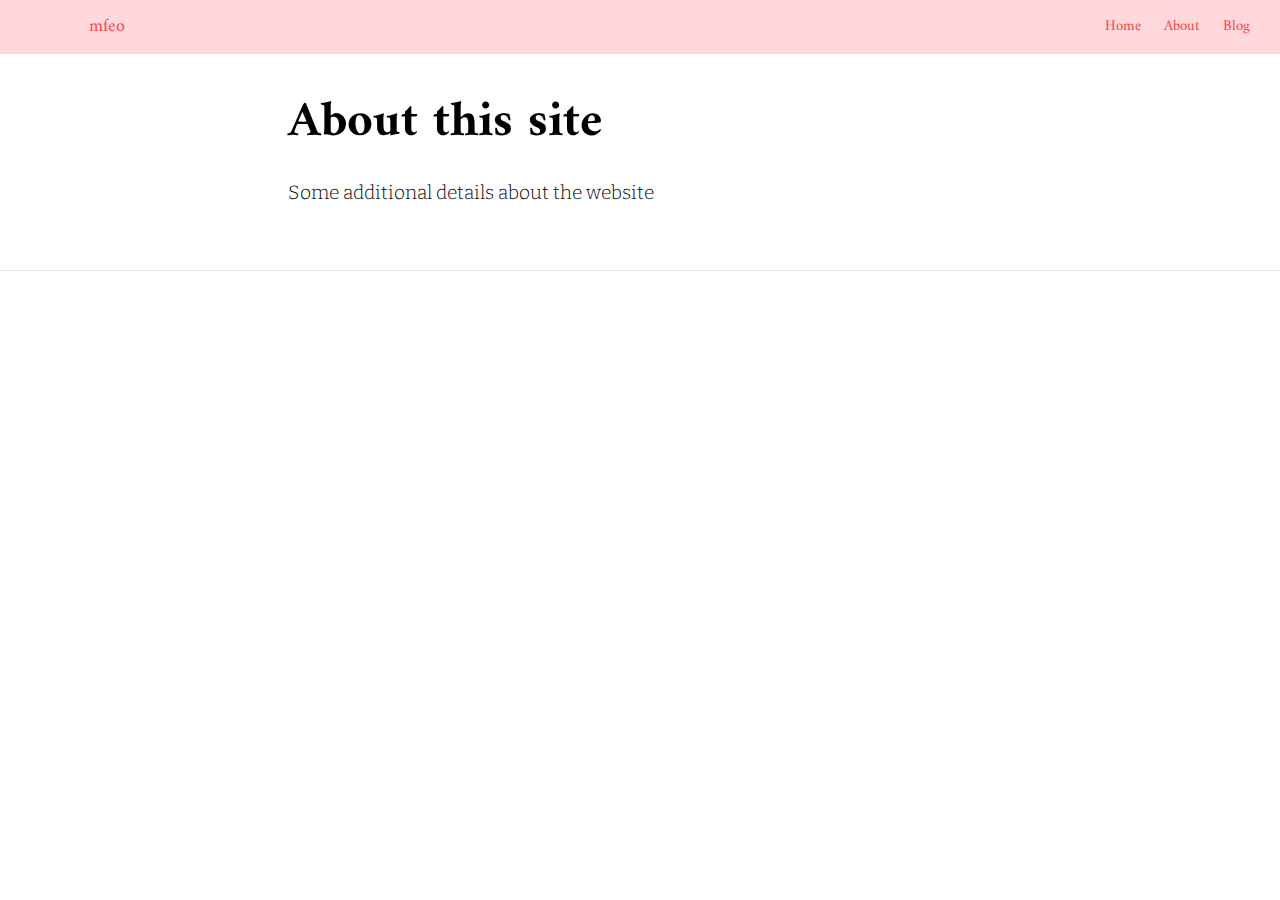
<file: docs/about.html>
<!DOCTYPE html>

<html xmlns="http://www.w3.org/1999/xhtml" lang="" xml:lang="">

<head>
  <meta charset="utf-8"/>
  <meta name="viewport" content="width=device-width, initial-scale=1"/>
  <meta http-equiv="X-UA-Compatible" content="IE=Edge,chrome=1"/>
  <meta name="generator" content="distill" />

  <style type="text/css">
  /* Hide doc at startup (prevent jankiness while JS renders/transforms) */
  body {
    visibility: hidden;
  }
  </style>

 <!--radix_placeholder_import_source-->
 <!--/radix_placeholder_import_source-->

<style type="text/css">code{white-space: pre;}</style>
<style type="text/css" data-origin="pandoc">
pre > code.sourceCode { white-space: pre; position: relative; }
pre > code.sourceCode > span { display: inline-block; line-height: 1.25; }
pre > code.sourceCode > span:empty { height: 1.2em; }
.sourceCode { overflow: visible; }
code.sourceCode > span { color: inherit; text-decoration: inherit; }
div.sourceCode { margin: 1em 0; }
pre.sourceCode { margin: 0; }
@media screen {
div.sourceCode { overflow: auto; }
}
@media print {
pre > code.sourceCode { white-space: pre-wrap; }
pre > code.sourceCode > span { text-indent: -5em; padding-left: 5em; }
}
pre.numberSource code
  { counter-reset: source-line 0; }
pre.numberSource code > span
  { position: relative; left: -4em; counter-increment: source-line; }
pre.numberSource code > span > a:first-child::before
  { content: counter(source-line);
    position: relative; left: -1em; text-align: right; vertical-align: baseline;
    border: none; display: inline-block;
    -webkit-touch-callout: none; -webkit-user-select: none;
    -khtml-user-select: none; -moz-user-select: none;
    -ms-user-select: none; user-select: none;
    padding: 0 4px; width: 4em;
    color: #aaaaaa;
  }
pre.numberSource { margin-left: 3em; border-left: 1px solid #aaaaaa;  padding-left: 4px; }
div.sourceCode
  {   }
@media screen {
pre > code.sourceCode > span > a:first-child::before { text-decoration: underline; }
}
code span.al { color: #ad0000; } /* Alert */
code span.an { color: #5e5e5e; } /* Annotation */
code span.at { color: #20794d; } /* Attribute */
code span.bn { color: #ad0000; } /* BaseN */
code span.bu { } /* BuiltIn */
code span.cf { color: #007ba5; } /* ControlFlow */
code span.ch { color: #20794d; } /* Char */
code span.cn { color: #8f5902; } /* Constant */
code span.co { color: #5e5e5e; } /* Comment */
code span.cv { color: #5e5e5e; font-style: italic; } /* CommentVar */
code span.do { color: #5e5e5e; font-style: italic; } /* Documentation */
code span.dt { color: #ad0000; } /* DataType */
code span.dv { color: #ad0000; } /* DecVal */
code span.er { color: #ad0000; } /* Error */
code span.ex { } /* Extension */
code span.fl { color: #ad0000; } /* Float */
code span.fu { color: #4758ab; } /* Function */
code span.im { } /* Import */
code span.in { color: #5e5e5e; } /* Information */
code span.kw { color: #007ba5; } /* Keyword */
code span.op { color: #5e5e5e; } /* Operator */
code span.ot { color: #007ba5; } /* Other */
code span.pp { color: #ad0000; } /* Preprocessor */
code span.sc { color: #20794d; } /* SpecialChar */
code span.ss { color: #20794d; } /* SpecialString */
code span.st { color: #20794d; } /* String */
code span.va { color: #111111; } /* Variable */
code span.vs { color: #20794d; } /* VerbatimString */
code span.wa { color: #5e5e5e; font-style: italic; } /* Warning */
</style>

  <!--radix_placeholder_meta_tags-->
  <title>mfeo: About this site</title>

  <meta property="description" itemprop="description" content="Some additional details about the website"/>



  <!--  https://developers.facebook.com/docs/sharing/webmasters#markup -->
  <meta property="og:title" content="mfeo: About this site"/>
  <meta property="og:type" content="article"/>
  <meta property="og:description" content="Some additional details about the website"/>
  <meta property="og:locale" content="en_US"/>
  <meta property="og:site_name" content="mfeo"/>

  <!--  https://dev.twitter.com/cards/types/summary -->
  <meta property="twitter:card" content="summary"/>
  <meta property="twitter:title" content="mfeo: About this site"/>
  <meta property="twitter:description" content="Some additional details about the website"/>

  <!--/radix_placeholder_meta_tags-->
  <!--radix_placeholder_rmarkdown_metadata-->

  <script type="text/json" id="radix-rmarkdown-metadata">
  {"type":"list","attributes":{"names":{"type":"character","attributes":{},"value":["title","description"]}},"value":[{"type":"character","attributes":{},"value":["About this site"]},{"type":"character","attributes":{},"value":["Some additional details about the website"]}]}
  </script>
  <!--/radix_placeholder_rmarkdown_metadata-->
  <!--radix_placeholder_navigation_in_header-->
  <meta name="distill:offset" content=""/>

  <script type="application/javascript">

    window.headroom_prevent_pin = false;

    window.document.addEventListener("DOMContentLoaded", function (event) {

      // initialize headroom for banner
      var header = $('header').get(0);
      var headerHeight = header.offsetHeight;
      var headroom = new Headroom(header, {
        tolerance: 5,
        onPin : function() {
          if (window.headroom_prevent_pin) {
            window.headroom_prevent_pin = false;
            headroom.unpin();
          }
        }
      });
      headroom.init();
      if(window.location.hash)
        headroom.unpin();
      $(header).addClass('headroom--transition');

      // offset scroll location for banner on hash change
      // (see: https://github.com/WickyNilliams/headroom.js/issues/38)
      window.addEventListener("hashchange", function(event) {
        window.scrollTo(0, window.pageYOffset - (headerHeight + 25));
      });

      // responsive menu
      $('.distill-site-header').each(function(i, val) {
        var topnav = $(this);
        var toggle = topnav.find('.nav-toggle');
        toggle.on('click', function() {
          topnav.toggleClass('responsive');
        });
      });

      // nav dropdowns
      $('.nav-dropbtn').click(function(e) {
        $(this).next('.nav-dropdown-content').toggleClass('nav-dropdown-active');
        $(this).parent().siblings('.nav-dropdown')
           .children('.nav-dropdown-content').removeClass('nav-dropdown-active');
      });
      $("body").click(function(e){
        $('.nav-dropdown-content').removeClass('nav-dropdown-active');
      });
      $(".nav-dropdown").click(function(e){
        e.stopPropagation();
      });
    });
  </script>

  <style type="text/css">

  /* Theme (user-documented overrideables for nav appearance) */

  .distill-site-nav {
    color: rgba(255, 255, 255, 0.8);
    background-color: #0F2E3D;
    font-size: 15px;
    font-weight: 300;
  }

  .distill-site-nav a {
    color: inherit;
    text-decoration: none;
  }

  .distill-site-nav a:hover {
    color: white;
  }

  @media print {
    .distill-site-nav {
      display: none;
    }
  }

  .distill-site-header {

  }

  .distill-site-footer {

  }


  /* Site Header */

  .distill-site-header {
    width: 100%;
    box-sizing: border-box;
    z-index: 3;
  }

  .distill-site-header .nav-left {
    display: inline-block;
    margin-left: 8px;
  }

  @media screen and (max-width: 768px) {
    .distill-site-header .nav-left {
      margin-left: 0;
    }
  }


  .distill-site-header .nav-right {
    float: right;
    margin-right: 8px;
  }

  .distill-site-header a,
  .distill-site-header .title {
    display: inline-block;
    text-align: center;
    padding: 14px 10px 14px 10px;
  }

  .distill-site-header .title {
    font-size: 18px;
    min-width: 150px;
  }

  .distill-site-header .logo {
    padding: 0;
  }

  .distill-site-header .logo img {
    display: none;
    max-height: 20px;
    width: auto;
    margin-bottom: -4px;
  }

  .distill-site-header .nav-image img {
    max-height: 18px;
    width: auto;
    display: inline-block;
    margin-bottom: -3px;
  }



  @media screen and (min-width: 1000px) {
    .distill-site-header .logo img {
      display: inline-block;
    }
    .distill-site-header .nav-left {
      margin-left: 20px;
    }
    .distill-site-header .nav-right {
      margin-right: 20px;
    }
    .distill-site-header .title {
      padding-left: 12px;
    }
  }


  .distill-site-header .nav-toggle {
    display: none;
  }

  .nav-dropdown {
    display: inline-block;
    position: relative;
  }

  .nav-dropdown .nav-dropbtn {
    border: none;
    outline: none;
    color: rgba(255, 255, 255, 0.8);
    padding: 16px 10px;
    background-color: transparent;
    font-family: inherit;
    font-size: inherit;
    font-weight: inherit;
    margin: 0;
    margin-top: 1px;
    z-index: 2;
  }

  .nav-dropdown-content {
    display: none;
    position: absolute;
    background-color: white;
    min-width: 200px;
    border: 1px solid rgba(0,0,0,0.15);
    border-radius: 4px;
    box-shadow: 0px 8px 16px 0px rgba(0,0,0,0.1);
    z-index: 1;
    margin-top: 2px;
    white-space: nowrap;
    padding-top: 4px;
    padding-bottom: 4px;
  }

  .nav-dropdown-content hr {
    margin-top: 4px;
    margin-bottom: 4px;
    border: none;
    border-bottom: 1px solid rgba(0, 0, 0, 0.1);
  }

  .nav-dropdown-active {
    display: block;
  }

  .nav-dropdown-content a, .nav-dropdown-content .nav-dropdown-header {
    color: black;
    padding: 6px 24px;
    text-decoration: none;
    display: block;
    text-align: left;
  }

  .nav-dropdown-content .nav-dropdown-header {
    display: block;
    padding: 5px 24px;
    padding-bottom: 0;
    text-transform: uppercase;
    font-size: 14px;
    color: #999999;
    white-space: nowrap;
  }

  .nav-dropdown:hover .nav-dropbtn {
    color: white;
  }

  .nav-dropdown-content a:hover {
    background-color: #ddd;
    color: black;
  }

  .nav-right .nav-dropdown-content {
    margin-left: -45%;
    right: 0;
  }

  @media screen and (max-width: 768px) {
    .distill-site-header a, .distill-site-header .nav-dropdown  {display: none;}
    .distill-site-header a.nav-toggle {
      float: right;
      display: block;
    }
    .distill-site-header .title {
      margin-left: 0;
    }
    .distill-site-header .nav-right {
      margin-right: 0;
    }
    .distill-site-header {
      overflow: hidden;
    }
    .nav-right .nav-dropdown-content {
      margin-left: 0;
    }
  }


  @media screen and (max-width: 768px) {
    .distill-site-header.responsive {position: relative; min-height: 500px; }
    .distill-site-header.responsive a.nav-toggle {
      position: absolute;
      right: 0;
      top: 0;
    }
    .distill-site-header.responsive a,
    .distill-site-header.responsive .nav-dropdown {
      display: block;
      text-align: left;
    }
    .distill-site-header.responsive .nav-left,
    .distill-site-header.responsive .nav-right {
      width: 100%;
    }
    .distill-site-header.responsive .nav-dropdown {float: none;}
    .distill-site-header.responsive .nav-dropdown-content {position: relative;}
    .distill-site-header.responsive .nav-dropdown .nav-dropbtn {
      display: block;
      width: 100%;
      text-align: left;
    }
  }

  /* Site Footer */

  .distill-site-footer {
    width: 100%;
    overflow: hidden;
    box-sizing: border-box;
    z-index: 3;
    margin-top: 30px;
    padding-top: 30px;
    padding-bottom: 30px;
    text-align: center;
  }

  /* Headroom */

  d-title {
    padding-top: 6rem;
  }

  @media print {
    d-title {
      padding-top: 4rem;
    }
  }

  .headroom {
    z-index: 1000;
    position: fixed;
    top: 0;
    left: 0;
    right: 0;
  }

  .headroom--transition {
    transition: all .4s ease-in-out;
  }

  .headroom--unpinned {
    top: -100px;
  }

  .headroom--pinned {
    top: 0;
  }

  /* adjust viewport for navbar height */
  /* helps vertically center bootstrap (non-distill) content */
  .min-vh-100 {
    min-height: calc(100vh - 100px) !important;
  }

  </style>

  <script src="site_libs/jquery-1.11.3/jquery.min.js"></script>
  <link href="site_libs/font-awesome-5.1.0/css/all.css" rel="stylesheet"/>
  <link href="site_libs/font-awesome-5.1.0/css/v4-shims.css" rel="stylesheet"/>
  <script src="site_libs/headroom-0.9.4/headroom.min.js"></script>
  <script src="site_libs/autocomplete-0.37.1/autocomplete.min.js"></script>
  <script src="site_libs/fuse-6.4.1/fuse.min.js"></script>

  <script type="application/javascript">

  function getMeta(metaName) {
    var metas = document.getElementsByTagName('meta');
    for (let i = 0; i < metas.length; i++) {
      if (metas[i].getAttribute('name') === metaName) {
        return metas[i].getAttribute('content');
      }
    }
    return '';
  }

  function offsetURL(url) {
    var offset = getMeta('distill:offset');
    return offset ? offset + '/' + url : url;
  }

  function createFuseIndex() {

    // create fuse index
    var options = {
      keys: [
        { name: 'title', weight: 20 },
        { name: 'categories', weight: 15 },
        { name: 'description', weight: 10 },
        { name: 'contents', weight: 5 },
      ],
      ignoreLocation: true,
      threshold: 0
    };
    var fuse = new window.Fuse([], options);

    // fetch the main search.json
    return fetch(offsetURL('search.json'))
      .then(function(response) {
        if (response.status == 200) {
          return response.json().then(function(json) {
            // index main articles
            json.articles.forEach(function(article) {
              fuse.add(article);
            });
            // download collections and index their articles
            return Promise.all(json.collections.map(function(collection) {
              return fetch(offsetURL(collection)).then(function(response) {
                if (response.status === 200) {
                  return response.json().then(function(articles) {
                    articles.forEach(function(article) {
                      fuse.add(article);
                    });
                  })
                } else {
                  return Promise.reject(
                    new Error('Unexpected status from search index request: ' +
                              response.status)
                  );
                }
              });
            })).then(function() {
              return fuse;
            });
          });

        } else {
          return Promise.reject(
            new Error('Unexpected status from search index request: ' +
                        response.status)
          );
        }
      });
  }

  window.document.addEventListener("DOMContentLoaded", function (event) {

    // get search element (bail if we don't have one)
    var searchEl = window.document.getElementById('distill-search');
    if (!searchEl)
      return;

    createFuseIndex()
      .then(function(fuse) {

        // make search box visible
        searchEl.classList.remove('hidden');

        // initialize autocomplete
        var options = {
          autoselect: true,
          hint: false,
          minLength: 2,
        };
        window.autocomplete(searchEl, options, [{
          source: function(query, callback) {
            const searchOptions = {
              isCaseSensitive: false,
              shouldSort: true,
              minMatchCharLength: 2,
              limit: 10,
            };
            var results = fuse.search(query, searchOptions);
            callback(results
              .map(function(result) { return result.item; })
            );
          },
          templates: {
            suggestion: function(suggestion) {
              var img = suggestion.preview && Object.keys(suggestion.preview).length > 0
                ? `<img src="${offsetURL(suggestion.preview)}"</img>`
                : '';
              var html = `
                <div class="search-item">
                  <h3>${suggestion.title}</h3>
                  <div class="search-item-description">
                    ${suggestion.description || ''}
                  </div>
                  <div class="search-item-preview">
                    ${img}
                  </div>
                </div>
              `;
              return html;
            }
          }
        }]).on('autocomplete:selected', function(event, suggestion) {
          window.location.href = offsetURL(suggestion.path);
        });
        // remove inline display style on autocompleter (we want to
        // manage responsive display via css)
        $('.algolia-autocomplete').css("display", "");
      })
      .catch(function(error) {
        console.log(error);
      });

  });

  </script>

  <style type="text/css">

  .nav-search {
    font-size: x-small;
  }

  /* Algolioa Autocomplete */

  .algolia-autocomplete {
    display: inline-block;
    margin-left: 10px;
    vertical-align: sub;
    background-color: white;
    color: black;
    padding: 6px;
    padding-top: 8px;
    padding-bottom: 0;
    border-radius: 6px;
    border: 1px #0F2E3D solid;
    width: 180px;
  }


  @media screen and (max-width: 768px) {
    .distill-site-nav .algolia-autocomplete {
      display: none;
      visibility: hidden;
    }
    .distill-site-nav.responsive .algolia-autocomplete {
      display: inline-block;
      visibility: visible;
    }
    .distill-site-nav.responsive .algolia-autocomplete .aa-dropdown-menu {
      margin-left: 0;
      width: 400px;
      max-height: 400px;
    }
  }

  .algolia-autocomplete .aa-input, .algolia-autocomplete .aa-hint {
    width: 90%;
    outline: none;
    border: none;
  }

  .algolia-autocomplete .aa-hint {
    color: #999;
  }
  .algolia-autocomplete .aa-dropdown-menu {
    width: 550px;
    max-height: 70vh;
    overflow-x: visible;
    overflow-y: scroll;
    padding: 5px;
    margin-top: 3px;
    margin-left: -150px;
    background-color: #fff;
    border-radius: 5px;
    border: 1px solid #999;
    border-top: none;
  }

  .algolia-autocomplete .aa-dropdown-menu .aa-suggestion {
    cursor: pointer;
    padding: 5px 4px;
    border-bottom: 1px solid #eee;
  }

  .algolia-autocomplete .aa-dropdown-menu .aa-suggestion:last-of-type {
    border-bottom: none;
    margin-bottom: 2px;
  }

  .algolia-autocomplete .aa-dropdown-menu .aa-suggestion .search-item {
    overflow: hidden;
    font-size: 0.8em;
    line-height: 1.4em;
  }

  .algolia-autocomplete .aa-dropdown-menu .aa-suggestion .search-item h3 {
    font-size: 1rem;
    margin-block-start: 0;
    margin-block-end: 5px;
  }

  .algolia-autocomplete .aa-dropdown-menu .aa-suggestion .search-item-description {
    display: inline-block;
    overflow: hidden;
    height: 2.8em;
    width: 80%;
    margin-right: 4%;
  }

  .algolia-autocomplete .aa-dropdown-menu .aa-suggestion .search-item-preview {
    display: inline-block;
    width: 15%;
  }

  .algolia-autocomplete .aa-dropdown-menu .aa-suggestion .search-item-preview img {
    height: 3em;
    width: auto;
    display: none;
  }

  .algolia-autocomplete .aa-dropdown-menu .aa-suggestion .search-item-preview img[src] {
    display: initial;
  }

  .algolia-autocomplete .aa-dropdown-menu .aa-suggestion.aa-cursor {
    background-color: #eee;
  }
  .algolia-autocomplete .aa-dropdown-menu .aa-suggestion em {
    font-weight: bold;
    font-style: normal;
  }

  </style>


  <!--/radix_placeholder_navigation_in_header-->
  <!--radix_placeholder_distill-->

  <style type="text/css">

  body {
    background-color: white;
  }

  .pandoc-table {
    width: 100%;
  }

  .pandoc-table>caption {
    margin-bottom: 10px;
  }

  .pandoc-table th:not([align]) {
    text-align: left;
  }

  .pagedtable-footer {
    font-size: 15px;
  }

  d-byline .byline {
    grid-template-columns: 2fr 2fr;
  }

  d-byline .byline h3 {
    margin-block-start: 1.5em;
  }

  d-byline .byline .authors-affiliations h3 {
    margin-block-start: 0.5em;
  }

  .authors-affiliations .orcid-id {
    width: 16px;
    height:16px;
    margin-left: 4px;
    margin-right: 4px;
    vertical-align: middle;
    padding-bottom: 2px;
  }

  d-title .dt-tags {
    margin-top: 1em;
    grid-column: text;
  }

  .dt-tags .dt-tag {
    text-decoration: none;
    display: inline-block;
    color: rgba(0,0,0,0.6);
    padding: 0em 0.4em;
    margin-right: 0.5em;
    margin-bottom: 0.4em;
    font-size: 70%;
    border: 1px solid rgba(0,0,0,0.2);
    border-radius: 3px;
    text-transform: uppercase;
    font-weight: 500;
  }

  d-article table.gt_table td,
  d-article table.gt_table th {
    border-bottom: none;
  }

  .html-widget {
    margin-bottom: 2.0em;
  }

  .l-screen-inset {
    padding-right: 16px;
  }

  .l-screen .caption {
    margin-left: 10px;
  }

  .shaded {
    background: rgb(247, 247, 247);
    padding-top: 20px;
    padding-bottom: 20px;
    border-top: 1px solid rgba(0, 0, 0, 0.1);
    border-bottom: 1px solid rgba(0, 0, 0, 0.1);
  }

  .shaded .html-widget {
    margin-bottom: 0;
    border: 1px solid rgba(0, 0, 0, 0.1);
  }

  .shaded .shaded-content {
    background: white;
  }

  .text-output {
    margin-top: 0;
    line-height: 1.5em;
  }

  .hidden {
    display: none !important;
  }

  d-article {
    padding-top: 2.5rem;
    padding-bottom: 30px;
  }

  d-appendix {
    padding-top: 30px;
  }

  d-article>p>img {
    width: 100%;
  }

  d-article h2 {
    margin: 1rem 0 1.5rem 0;
  }

  d-article h3 {
    margin-top: 1.5rem;
  }

  d-article iframe {
    border: 1px solid rgba(0, 0, 0, 0.1);
    margin-bottom: 2.0em;
    width: 100%;
  }

  /* Tweak code blocks */

  d-article div.sourceCode code,
  d-article pre code {
    font-family: Consolas, Monaco, 'Andale Mono', 'Ubuntu Mono', monospace;
  }

  d-article pre,
  d-article div.sourceCode,
  d-article div.sourceCode pre {
    overflow: auto;
  }

  d-article div.sourceCode {
    background-color: white;
  }

  d-article div.sourceCode pre {
    padding-left: 10px;
    font-size: 12px;
    border-left: 2px solid rgba(0,0,0,0.1);
  }

  d-article pre {
    font-size: 12px;
    color: black;
    background: none;
    margin-top: 0;
    text-align: left;
    white-space: pre;
    word-spacing: normal;
    word-break: normal;
    word-wrap: normal;
    line-height: 1.5;

    -moz-tab-size: 4;
    -o-tab-size: 4;
    tab-size: 4;

    -webkit-hyphens: none;
    -moz-hyphens: none;
    -ms-hyphens: none;
    hyphens: none;
  }

  d-article pre a {
    border-bottom: none;
  }

  d-article pre a:hover {
    border-bottom: none;
    text-decoration: underline;
  }

  d-article details {
    grid-column: text;
    margin-bottom: 0.8em;
  }

  @media(min-width: 768px) {

  d-article pre,
  d-article div.sourceCode,
  d-article div.sourceCode pre {
    overflow: visible !important;
  }

  d-article div.sourceCode pre {
    padding-left: 18px;
    font-size: 14px;
  }

  d-article pre {
    font-size: 14px;
  }

  }

  figure img.external {
    background: white;
    border: 1px solid rgba(0, 0, 0, 0.1);
    box-shadow: 0 1px 8px rgba(0, 0, 0, 0.1);
    padding: 18px;
    box-sizing: border-box;
  }

  /* CSS for d-contents */

  .d-contents {
    grid-column: text;
    color: rgba(0,0,0,0.8);
    font-size: 0.9em;
    padding-bottom: 1em;
    margin-bottom: 1em;
    padding-bottom: 0.5em;
    margin-bottom: 1em;
    padding-left: 0.25em;
    justify-self: start;
  }

  @media(min-width: 1000px) {
    .d-contents.d-contents-float {
      height: 0;
      grid-column-start: 1;
      grid-column-end: 4;
      justify-self: center;
      padding-right: 3em;
      padding-left: 2em;
    }
  }

  .d-contents nav h3 {
    font-size: 18px;
    margin-top: 0;
    margin-bottom: 1em;
  }

  .d-contents li {
    list-style-type: none
  }

  .d-contents nav > ul {
    padding-left: 0;
  }

  .d-contents ul {
    padding-left: 1em
  }

  .d-contents nav ul li {
    margin-top: 0.6em;
    margin-bottom: 0.2em;
  }

  .d-contents nav a {
    font-size: 13px;
    border-bottom: none;
    text-decoration: none
    color: rgba(0, 0, 0, 0.8);
  }

  .d-contents nav a:hover {
    text-decoration: underline solid rgba(0, 0, 0, 0.6)
  }

  .d-contents nav > ul > li > a {
    font-weight: 600;
  }

  .d-contents nav > ul > li > ul {
    font-weight: inherit;
  }

  .d-contents nav > ul > li > ul > li {
    margin-top: 0.2em;
  }


  .d-contents nav ul {
    margin-top: 0;
    margin-bottom: 0.25em;
  }

  .d-article-with-toc h2:nth-child(2) {
    margin-top: 0;
  }


  /* Figure */

  .figure {
    position: relative;
    margin-bottom: 2.5em;
    margin-top: 1.5em;
  }

  .figure img {
    width: 100%;
  }

  .figure .caption {
    color: rgba(0, 0, 0, 0.6);
    font-size: 12px;
    line-height: 1.5em;
  }

  .figure img.external {
    background: white;
    border: 1px solid rgba(0, 0, 0, 0.1);
    box-shadow: 0 1px 8px rgba(0, 0, 0, 0.1);
    padding: 18px;
    box-sizing: border-box;
  }

  .figure .caption a {
    color: rgba(0, 0, 0, 0.6);
  }

  .figure .caption b,
  .figure .caption strong, {
    font-weight: 600;
    color: rgba(0, 0, 0, 1.0);
  }

  /* Citations */

  d-article .citation {
    color: inherit;
    cursor: inherit;
  }

  div.hanging-indent{
    margin-left: 1em; text-indent: -1em;
  }

  /* Citation hover box */

  .tippy-box[data-theme~=light-border] {
    background-color: rgba(250, 250, 250, 0.95);
  }

  .tippy-content > p {
    margin-bottom: 0;
    padding: 2px;
  }


  /* Tweak 1000px media break to show more text */

  @media(min-width: 1000px) {
    .base-grid,
    distill-header,
    d-title,
    d-abstract,
    d-article,
    d-appendix,
    distill-appendix,
    d-byline,
    d-footnote-list,
    d-citation-list,
    distill-footer {
      grid-template-columns: [screen-start] 1fr [page-start kicker-start] 80px [middle-start] 50px [text-start kicker-end] 65px 65px 65px 65px 65px 65px 65px 65px [text-end gutter-start] 65px [middle-end] 65px [page-end gutter-end] 1fr [screen-end];
      grid-column-gap: 16px;
    }

    .grid {
      grid-column-gap: 16px;
    }

    d-article {
      font-size: 1.06rem;
      line-height: 1.7em;
    }
    figure .caption, .figure .caption, figure figcaption {
      font-size: 13px;
    }
  }

  @media(min-width: 1180px) {
    .base-grid,
    distill-header,
    d-title,
    d-abstract,
    d-article,
    d-appendix,
    distill-appendix,
    d-byline,
    d-footnote-list,
    d-citation-list,
    distill-footer {
      grid-template-columns: [screen-start] 1fr [page-start kicker-start] 60px [middle-start] 60px [text-start kicker-end] 60px 60px 60px 60px 60px 60px 60px 60px [text-end gutter-start] 60px [middle-end] 60px [page-end gutter-end] 1fr [screen-end];
      grid-column-gap: 32px;
    }

    .grid {
      grid-column-gap: 32px;
    }
  }


  /* Get the citation styles for the appendix (not auto-injected on render since
     we do our own rendering of the citation appendix) */

  d-appendix .citation-appendix,
  .d-appendix .citation-appendix {
    font-size: 11px;
    line-height: 15px;
    border-left: 1px solid rgba(0, 0, 0, 0.1);
    padding-left: 18px;
    border: 1px solid rgba(0,0,0,0.1);
    background: rgba(0, 0, 0, 0.02);
    padding: 10px 18px;
    border-radius: 3px;
    color: rgba(150, 150, 150, 1);
    overflow: hidden;
    margin-top: -12px;
    white-space: pre-wrap;
    word-wrap: break-word;
  }

  /* Include appendix styles here so they can be overridden */

  d-appendix {
    contain: layout style;
    font-size: 0.8em;
    line-height: 1.7em;
    margin-top: 60px;
    margin-bottom: 0;
    border-top: 1px solid rgba(0, 0, 0, 0.1);
    color: rgba(0,0,0,0.5);
    padding-top: 60px;
    padding-bottom: 48px;
  }

  d-appendix h3 {
    grid-column: page-start / text-start;
    font-size: 15px;
    font-weight: 500;
    margin-top: 1em;
    margin-bottom: 0;
    color: rgba(0,0,0,0.65);
  }

  d-appendix h3 + * {
    margin-top: 1em;
  }

  d-appendix ol {
    padding: 0 0 0 15px;
  }

  @media (min-width: 768px) {
    d-appendix ol {
      padding: 0 0 0 30px;
      margin-left: -30px;
    }
  }

  d-appendix li {
    margin-bottom: 1em;
  }

  d-appendix a {
    color: rgba(0, 0, 0, 0.6);
  }

  d-appendix > * {
    grid-column: text;
  }

  d-appendix > d-footnote-list,
  d-appendix > d-citation-list,
  d-appendix > distill-appendix {
    grid-column: screen;
  }

  /* Include footnote styles here so they can be overridden */

  d-footnote-list {
    contain: layout style;
  }

  d-footnote-list > * {
    grid-column: text;
  }

  d-footnote-list a.footnote-backlink {
    color: rgba(0,0,0,0.3);
    padding-left: 0.5em;
  }



  /* Anchor.js */

  .anchorjs-link {
    /*transition: all .25s linear; */
    text-decoration: none;
    border-bottom: none;
  }
  *:hover > .anchorjs-link {
    margin-left: -1.125em !important;
    text-decoration: none;
    border-bottom: none;
  }

  /* Social footer */

  .social_footer {
    margin-top: 30px;
    margin-bottom: 0;
    color: rgba(0,0,0,0.67);
  }

  .disqus-comments {
    margin-right: 30px;
  }

  .disqus-comment-count {
    border-bottom: 1px solid rgba(0, 0, 0, 0.4);
    cursor: pointer;
  }

  #disqus_thread {
    margin-top: 30px;
  }

  .article-sharing a {
    border-bottom: none;
    margin-right: 8px;
  }

  .article-sharing a:hover {
    border-bottom: none;
  }

  .sidebar-section.subscribe {
    font-size: 12px;
    line-height: 1.6em;
  }

  .subscribe p {
    margin-bottom: 0.5em;
  }


  .article-footer .subscribe {
    font-size: 15px;
    margin-top: 45px;
  }


  .sidebar-section.custom {
    font-size: 12px;
    line-height: 1.6em;
  }

  .custom p {
    margin-bottom: 0.5em;
  }

  /* Styles for listing layout (hide title) */
  .layout-listing d-title, .layout-listing .d-title {
    display: none;
  }

  /* Styles for posts lists (not auto-injected) */


  .posts-with-sidebar {
    padding-left: 45px;
    padding-right: 45px;
  }

  .posts-list .description h2,
  .posts-list .description p {
    font-family: -apple-system, BlinkMacSystemFont, "Segoe UI", Roboto, Oxygen, Ubuntu, Cantarell, "Fira Sans", "Droid Sans", "Helvetica Neue", Arial, sans-serif;
  }

  .posts-list .description h2 {
    font-weight: 700;
    border-bottom: none;
    padding-bottom: 0;
  }

  .posts-list h2.post-tag {
    border-bottom: 1px solid rgba(0, 0, 0, 0.2);
    padding-bottom: 12px;
  }
  .posts-list {
    margin-top: 60px;
    margin-bottom: 24px;
  }

  .posts-list .post-preview {
    text-decoration: none;
    overflow: hidden;
    display: block;
    border-bottom: 1px solid rgba(0, 0, 0, 0.1);
    padding: 24px 0;
  }

  .post-preview-last {
    border-bottom: none !important;
  }

  .posts-list .posts-list-caption {
    grid-column: screen;
    font-weight: 400;
  }

  .posts-list .post-preview h2 {
    margin: 0 0 6px 0;
    line-height: 1.2em;
    font-style: normal;
    font-size: 24px;
  }

  .posts-list .post-preview p {
    margin: 0 0 12px 0;
    line-height: 1.4em;
    font-size: 16px;
  }

  .posts-list .post-preview .thumbnail {
    box-sizing: border-box;
    margin-bottom: 24px;
    position: relative;
    max-width: 500px;
  }
  .posts-list .post-preview img {
    width: 100%;
    display: block;
  }

  .posts-list .metadata {
    font-size: 12px;
    line-height: 1.4em;
    margin-bottom: 18px;
  }

  .posts-list .metadata > * {
    display: inline-block;
  }

  .posts-list .metadata .publishedDate {
    margin-right: 2em;
  }

  .posts-list .metadata .dt-authors {
    display: block;
    margin-top: 0.3em;
    margin-right: 2em;
  }

  .posts-list .dt-tags {
    display: block;
    line-height: 1em;
  }

  .posts-list .dt-tags .dt-tag {
    display: inline-block;
    color: rgba(0,0,0,0.6);
    padding: 0.3em 0.4em;
    margin-right: 0.2em;
    margin-bottom: 0.4em;
    font-size: 60%;
    border: 1px solid rgba(0,0,0,0.2);
    border-radius: 3px;
    text-transform: uppercase;
    font-weight: 500;
  }

  .posts-list img {
    opacity: 1;
  }

  .posts-list img[data-src] {
    opacity: 0;
  }

  .posts-more {
    clear: both;
  }


  .posts-sidebar {
    font-size: 16px;
  }

  .posts-sidebar h3 {
    font-size: 16px;
    margin-top: 0;
    margin-bottom: 0.5em;
    font-weight: 400;
    text-transform: uppercase;
  }

  .sidebar-section {
    margin-bottom: 30px;
  }

  .categories ul {
    list-style-type: none;
    margin: 0;
    padding: 0;
  }

  .categories li {
    color: rgba(0, 0, 0, 0.8);
    margin-bottom: 0;
  }

  .categories li>a {
    border-bottom: none;
  }

  .categories li>a:hover {
    border-bottom: 1px solid rgba(0, 0, 0, 0.4);
  }

  .categories .active {
    font-weight: 600;
  }

  .categories .category-count {
    color: rgba(0, 0, 0, 0.4);
  }


  @media(min-width: 768px) {
    .posts-list .post-preview h2 {
      font-size: 26px;
    }
    .posts-list .post-preview .thumbnail {
      float: right;
      width: 30%;
      margin-bottom: 0;
    }
    .posts-list .post-preview .description {
      float: left;
      width: 45%;
    }
    .posts-list .post-preview .metadata {
      float: left;
      width: 20%;
      margin-top: 8px;
    }
    .posts-list .post-preview p {
      margin: 0 0 12px 0;
      line-height: 1.5em;
      font-size: 16px;
    }
    .posts-with-sidebar .posts-list {
      float: left;
      width: 75%;
    }
    .posts-with-sidebar .posts-sidebar {
      float: right;
      width: 20%;
      margin-top: 60px;
      padding-top: 24px;
      padding-bottom: 24px;
    }
  }


  /* Improve display for browsers without grid (IE/Edge <= 15) */

  .downlevel {
    line-height: 1.6em;
    font-family: -apple-system, BlinkMacSystemFont, "Segoe UI", Roboto, Oxygen, Ubuntu, Cantarell, "Fira Sans", "Droid Sans", "Helvetica Neue", Arial, sans-serif;
    margin: 0;
  }

  .downlevel .d-title {
    padding-top: 6rem;
    padding-bottom: 1.5rem;
  }

  .downlevel .d-title h1 {
    font-size: 50px;
    font-weight: 700;
    line-height: 1.1em;
    margin: 0 0 0.5rem;
  }

  .downlevel .d-title p {
    font-weight: 300;
    font-size: 1.2rem;
    line-height: 1.55em;
    margin-top: 0;
  }

  .downlevel .d-byline {
    padding-top: 0.8em;
    padding-bottom: 0.8em;
    font-size: 0.8rem;
    line-height: 1.8em;
  }

  .downlevel .section-separator {
    border: none;
    border-top: 1px solid rgba(0, 0, 0, 0.1);
  }

  .downlevel .d-article {
    font-size: 1.06rem;
    line-height: 1.7em;
    padding-top: 1rem;
    padding-bottom: 2rem;
  }


  .downlevel .d-appendix {
    padding-left: 0;
    padding-right: 0;
    max-width: none;
    font-size: 0.8em;
    line-height: 1.7em;
    margin-bottom: 0;
    color: rgba(0,0,0,0.5);
    padding-top: 40px;
    padding-bottom: 48px;
  }

  .downlevel .footnotes ol {
    padding-left: 13px;
  }

  .downlevel .base-grid,
  .downlevel .distill-header,
  .downlevel .d-title,
  .downlevel .d-abstract,
  .downlevel .d-article,
  .downlevel .d-appendix,
  .downlevel .distill-appendix,
  .downlevel .d-byline,
  .downlevel .d-footnote-list,
  .downlevel .d-citation-list,
  .downlevel .distill-footer,
  .downlevel .appendix-bottom,
  .downlevel .posts-container {
    padding-left: 40px;
    padding-right: 40px;
  }

  @media(min-width: 768px) {
    .downlevel .base-grid,
    .downlevel .distill-header,
    .downlevel .d-title,
    .downlevel .d-abstract,
    .downlevel .d-article,
    .downlevel .d-appendix,
    .downlevel .distill-appendix,
    .downlevel .d-byline,
    .downlevel .d-footnote-list,
    .downlevel .d-citation-list,
    .downlevel .distill-footer,
    .downlevel .appendix-bottom,
    .downlevel .posts-container {
    padding-left: 150px;
    padding-right: 150px;
    max-width: 900px;
  }
  }

  .downlevel pre code {
    display: block;
    border-left: 2px solid rgba(0, 0, 0, .1);
    padding: 0 0 0 20px;
    font-size: 14px;
  }

  .downlevel code, .downlevel pre {
    color: black;
    background: none;
    font-family: Consolas, Monaco, 'Andale Mono', 'Ubuntu Mono', monospace;
    text-align: left;
    white-space: pre;
    word-spacing: normal;
    word-break: normal;
    word-wrap: normal;
    line-height: 1.5;

    -moz-tab-size: 4;
    -o-tab-size: 4;
    tab-size: 4;

    -webkit-hyphens: none;
    -moz-hyphens: none;
    -ms-hyphens: none;
    hyphens: none;
  }

  .downlevel .posts-list .post-preview {
    color: inherit;
  }



  </style>

  <script type="application/javascript">

  function is_downlevel_browser() {
    if (bowser.isUnsupportedBrowser({ msie: "12", msedge: "16"},
                                   window.navigator.userAgent)) {
      return true;
    } else {
      return window.load_distill_framework === undefined;
    }
  }

  // show body when load is complete
  function on_load_complete() {

    // add anchors
    if (window.anchors) {
      window.anchors.options.placement = 'left';
      window.anchors.add('d-article > h2, d-article > h3, d-article > h4, d-article > h5');
    }


    // set body to visible
    document.body.style.visibility = 'visible';

    // force redraw for leaflet widgets
    if (window.HTMLWidgets) {
      var maps = window.HTMLWidgets.findAll(".leaflet");
      $.each(maps, function(i, el) {
        var map = this.getMap();
        map.invalidateSize();
        map.eachLayer(function(layer) {
          if (layer instanceof L.TileLayer)
            layer.redraw();
        });
      });
    }

    // trigger 'shown' so htmlwidgets resize
    $('d-article').trigger('shown');
  }

  function init_distill() {

    init_common();

    // create front matter
    var front_matter = $('<d-front-matter></d-front-matter>');
    $('#distill-front-matter').wrap(front_matter);

    // create d-title
    $('.d-title').changeElementType('d-title');

    // create d-byline
    var byline = $('<d-byline></d-byline>');
    $('.d-byline').replaceWith(byline);

    // create d-article
    var article = $('<d-article></d-article>');
    $('.d-article').wrap(article).children().unwrap();

    // move posts container into article
    $('.posts-container').appendTo($('d-article'));

    // create d-appendix
    $('.d-appendix').changeElementType('d-appendix');

    // flag indicating that we have appendix items
    var appendix = $('.appendix-bottom').children('h3').length > 0;

    // replace footnotes with <d-footnote>
    $('.footnote-ref').each(function(i, val) {
      appendix = true;
      var href = $(this).attr('href');
      var id = href.replace('#', '');
      var fn = $('#' + id);
      var fn_p = $('#' + id + '>p');
      fn_p.find('.footnote-back').remove();
      var text = fn_p.html();
      var dtfn = $('<d-footnote></d-footnote>');
      dtfn.html(text);
      $(this).replaceWith(dtfn);
    });
    // remove footnotes
    $('.footnotes').remove();

    // move refs into #references-listing
    $('#references-listing').replaceWith($('#refs'));

    $('h1.appendix, h2.appendix').each(function(i, val) {
      $(this).changeElementType('h3');
    });
    $('h3.appendix').each(function(i, val) {
      var id = $(this).attr('id');
      $('.d-contents a[href="#' + id + '"]').parent().remove();
      appendix = true;
      $(this).nextUntil($('h1, h2, h3')).addBack().appendTo($('d-appendix'));
    });

    // show d-appendix if we have appendix content
    $("d-appendix").css('display', appendix ? 'grid' : 'none');

    // localize layout chunks to just output
    $('.layout-chunk').each(function(i, val) {

      // capture layout
      var layout = $(this).attr('data-layout');

      // apply layout to markdown level block elements
      var elements = $(this).children().not('details, div.sourceCode, pre, script');
      elements.each(function(i, el) {
        var layout_div = $('<div class="' + layout + '"></div>');
        if (layout_div.hasClass('shaded')) {
          var shaded_content = $('<div class="shaded-content"></div>');
          $(this).wrap(shaded_content);
          $(this).parent().wrap(layout_div);
        } else {
          $(this).wrap(layout_div);
        }
      });


      // unwrap the layout-chunk div
      $(this).children().unwrap();
    });

    // remove code block used to force  highlighting css
    $('.distill-force-highlighting-css').parent().remove();

    // remove empty line numbers inserted by pandoc when using a
    // custom syntax highlighting theme
    $('code.sourceCode a:empty').remove();

    // load distill framework
    load_distill_framework();

    // wait for window.distillRunlevel == 4 to do post processing
    function distill_post_process() {

      if (!window.distillRunlevel || window.distillRunlevel < 4)
        return;

      // hide author/affiliations entirely if we have no authors
      var front_matter = JSON.parse($("#distill-front-matter").html());
      var have_authors = front_matter.authors && front_matter.authors.length > 0;
      if (!have_authors)
        $('d-byline').addClass('hidden');

      // article with toc class
      $('.d-contents').parent().addClass('d-article-with-toc');

      // strip links that point to #
      $('.authors-affiliations').find('a[href="#"]').removeAttr('href');

      // add orcid ids
      $('.authors-affiliations').find('.author').each(function(i, el) {
        var orcid_id = front_matter.authors[i].orcidID;
        if (orcid_id) {
          var a = $('<a></a>');
          a.attr('href', 'https://orcid.org/' + orcid_id);
          var img = $('<img></img>');
          img.addClass('orcid-id');
          img.attr('alt', 'ORCID ID');
          img.attr('src','[data-uri]');
          a.append(img);
          $(this).append(a);
        }
      });

      // hide elements of author/affiliations grid that have no value
      function hide_byline_column(caption) {
        $('d-byline').find('h3:contains("' + caption + '")').parent().css('visibility', 'hidden');
      }

      // affiliations
      var have_affiliations = false;
      for (var i = 0; i<front_matter.authors.length; ++i) {
        var author = front_matter.authors[i];
        if (author.affiliation !== "&nbsp;") {
          have_affiliations = true;
          break;
        }
      }
      if (!have_affiliations)
        $('d-byline').find('h3:contains("Affiliations")').css('visibility', 'hidden');

      // published date
      if (!front_matter.publishedDate)
        hide_byline_column("Published");

      // document object identifier
      var doi = $('d-byline').find('h3:contains("DOI")');
      var doi_p = doi.next().empty();
      if (!front_matter.doi) {
        // if we have a citation and valid citationText then link to that
        if ($('#citation').length > 0 && front_matter.citationText) {
          doi.html('Citation');
          $('<a href="#citation"></a>')
            .text(front_matter.citationText)
            .appendTo(doi_p);
        } else {
          hide_byline_column("DOI");
        }
      } else {
        $('<a></a>')
           .attr('href', "https://doi.org/" + front_matter.doi)
           .html(front_matter.doi)
           .appendTo(doi_p);
      }

       // change plural form of authors/affiliations
      if (front_matter.authors.length === 1) {
        var grid = $('.authors-affiliations');
        grid.children('h3:contains("Authors")').text('Author');
        grid.children('h3:contains("Affiliations")').text('Affiliation');
      }

      // remove d-appendix and d-footnote-list local styles
      $('d-appendix > style:first-child').remove();
      $('d-footnote-list > style:first-child').remove();

      // move appendix-bottom entries to the bottom
      $('.appendix-bottom').appendTo('d-appendix').children().unwrap();
      $('.appendix-bottom').remove();

      // hoverable references
      $('span.citation[data-cites]').each(function() {
        var refHtml = $('#ref-' + $(this).attr('data-cites')).html();
        window.tippy(this, {
          allowHTML: true,
          content: refHtml,
          maxWidth: 500,
          interactive: true,
          interactiveBorder: 10,
          theme: 'light-border',
          placement: 'bottom-start'
        });
      });

      // clear polling timer
      clearInterval(tid);

      // show body now that everything is ready
      on_load_complete();
    }

    var tid = setInterval(distill_post_process, 50);
    distill_post_process();

  }

  function init_downlevel() {

    init_common();

     // insert hr after d-title
    $('.d-title').after($('<hr class="section-separator"/>'));

    // check if we have authors
    var front_matter = JSON.parse($("#distill-front-matter").html());
    var have_authors = front_matter.authors && front_matter.authors.length > 0;

    // manage byline/border
    if (!have_authors)
      $('.d-byline').remove();
    $('.d-byline').after($('<hr class="section-separator"/>'));
    $('.d-byline a').remove();

    // remove toc
    $('.d-contents').remove();

    // move appendix elements
    $('h1.appendix, h2.appendix').each(function(i, val) {
      $(this).changeElementType('h3');
    });
    $('h3.appendix').each(function(i, val) {
      $(this).nextUntil($('h1, h2, h3')).addBack().appendTo($('.d-appendix'));
    });


    // inject headers into references and footnotes
    var refs_header = $('<h3></h3>');
    refs_header.text('References');
    $('#refs').prepend(refs_header);

    var footnotes_header = $('<h3></h3');
    footnotes_header.text('Footnotes');
    $('.footnotes').children('hr').first().replaceWith(footnotes_header);

    // move appendix-bottom entries to the bottom
    $('.appendix-bottom').appendTo('.d-appendix').children().unwrap();
    $('.appendix-bottom').remove();

    // remove appendix if it's empty
    if ($('.d-appendix').children().length === 0)
      $('.d-appendix').remove();

    // prepend separator above appendix
    $('.d-appendix').before($('<hr class="section-separator" style="clear: both"/>'));

    // trim code
    $('pre>code').each(function(i, val) {
      $(this).html($.trim($(this).html()));
    });

    // move posts-container right before article
    $('.posts-container').insertBefore($('.d-article'));

    $('body').addClass('downlevel');

    on_load_complete();
  }


  function init_common() {

    // jquery plugin to change element types
    (function($) {
      $.fn.changeElementType = function(newType) {
        var attrs = {};

        $.each(this[0].attributes, function(idx, attr) {
          attrs[attr.nodeName] = attr.nodeValue;
        });

        this.replaceWith(function() {
          return $("<" + newType + "/>", attrs).append($(this).contents());
        });
      };
    })(jQuery);

    // prevent underline for linked images
    $('a > img').parent().css({'border-bottom' : 'none'});

    // mark non-body figures created by knitr chunks as 100% width
    $('.layout-chunk').each(function(i, val) {
      var figures = $(this).find('img, .html-widget');
      if ($(this).attr('data-layout') !== "l-body") {
        figures.css('width', '100%');
      } else {
        figures.css('max-width', '100%');
        figures.filter("[width]").each(function(i, val) {
          var fig = $(this);
          fig.css('width', fig.attr('width') + 'px');
        });

      }
    });

    // auto-append index.html to post-preview links in file: protocol
    // and in rstudio ide preview
    $('.post-preview').each(function(i, val) {
      if (window.location.protocol === "file:")
        $(this).attr('href', $(this).attr('href') + "index.html");
    });

    // get rid of index.html references in header
    if (window.location.protocol !== "file:") {
      $('.distill-site-header a[href]').each(function(i,val) {
        $(this).attr('href', $(this).attr('href').replace("index.html", "./"));
      });
    }

    // add class to pandoc style tables
    $('tr.header').parent('thead').parent('table').addClass('pandoc-table');
    $('.kable-table').children('table').addClass('pandoc-table');

    // add figcaption style to table captions
    $('caption').parent('table').addClass("figcaption");

    // initialize posts list
    if (window.init_posts_list)
      window.init_posts_list();

    // implmement disqus comment link
    $('.disqus-comment-count').click(function() {
      window.headroom_prevent_pin = true;
      $('#disqus_thread').toggleClass('hidden');
      if (!$('#disqus_thread').hasClass('hidden')) {
        var offset = $(this).offset();
        $(window).resize();
        $('html, body').animate({
          scrollTop: offset.top - 35
        });
      }
    });
  }

  document.addEventListener('DOMContentLoaded', function() {
    if (is_downlevel_browser())
      init_downlevel();
    else
      window.addEventListener('WebComponentsReady', init_distill);
  });

  </script>

  <style type="text/css">
  /* base variables */

  /* Edit the CSS properties in this file to create a custom
     Distill theme. Only edit values in the right column
     for each row; values shown are the CSS defaults.
     To return any property to the default,
     you may set its value to: unset
     All rows must end with a semi-colon.                      */

  /* Optional: embed custom fonts here with `@import`          */
  /* This must remain at the top of this file.                 */



  html {
    /*-- Main font sizes --*/
    --title-size:      50px;
    --body-size:       1.06rem;
    --code-size:       14px;
    --aside-size:      12px;
    --fig-cap-size:    13px;
    /*-- Main font colors --*/
    --title-color:     #000000;
    --header-color:    rgba(0, 0, 0, 0.8);
    --body-color:      rgba(0, 0, 0, 0.8);
    --aside-color:     rgba(0, 0, 0, 0.6);
    --fig-cap-color:   rgba(0, 0, 0, 0.6);
    /*-- Specify custom fonts ~~~ must be imported above   --*/
    --heading-font:    sans-serif;
    --mono-font:       monospace;
    --body-font:       sans-serif;
    --navbar-font:     sans-serif;  /* websites + blogs only */
  }

  /*-- ARTICLE METADATA --*/
  d-byline {
    --heading-size:    0.6rem;
    --heading-color:   rgba(0, 0, 0, 0.5);
    --body-size:       0.8rem;
    --body-color:      rgba(0, 0, 0, 0.8);
  }

  /*-- ARTICLE TABLE OF CONTENTS --*/
  .d-contents {
    --heading-size:    18px;
    --contents-size:   13px;
  }

  /*-- ARTICLE APPENDIX --*/
  d-appendix {
    --heading-size:    15px;
    --heading-color:   rgba(0, 0, 0, 0.65);
    --text-size:       0.8em;
    --text-color:      rgba(0, 0, 0, 0.5);
  }

  /*-- WEBSITE HEADER + FOOTER --*/
  /* These properties only apply to Distill sites and blogs  */

  .distill-site-header {
    --title-size:       18px;
    --text-color:       rgba(255, 255, 255, 0.8);
    --text-size:        15px;
    --hover-color:      white;
    --bkgd-color:       #0F2E3D;
  }

  .distill-site-footer {
    --text-color:       rgba(255, 255, 255, 0.8);
    --text-size:        15px;
    --hover-color:      white;
    --bkgd-color:       #0F2E3D;
  }

  /*-- Additional custom styles --*/
  /* Add any additional CSS rules below                      */
  </style>
  <style type="text/css">
  /* base variables */

  /* Edit the CSS properties in this file to create a custom
     Distill theme. Only edit values in the right column
     for each row; values shown are the CSS defaults.
     To return any property to the default,
     you may set its value to: unset
     All rows must end with a semi-colon.                      */

  /* Optional: embed custom fonts here with `@import`          */
  /* This must remain at the top of this file.                 */
  /* Optional: embed custom fonts here with `@import`          */
  /* This must remain at the top of this file.                 */
  @import url('https://fonts.googleapis.com/css2?family=Amiri');
  @import url('https://fonts.googleapis.com/css2?family=Bitter');
  @import url('https://fonts.googleapis.com/css2?family=DM+Mono');

  html {
    /*-- Main font sizes --*/
    --title-size:      50px;
    --body-size:       1.06rem;
    --code-size:       14px;
    --aside-size:      12px;
    --fig-cap-size:    13px;
    /*-- Main font colors --*/
    --title-color:     #000000;
    --header-color:    rgba(0, 0, 0, 0.8);
    --body-color:      rgba(0, 0, 0, 0.8);
    --aside-color:     rgba(0, 0, 0, 0.6);
    --fig-cap-color:   rgba(0, 0, 0, 0.6);
    /*-- Specify custom fonts ~~~ must be imported above   --*/
    --heading-font:    "Amiri", serif;
    --mono-font:       "DM Mono", monospace;
    --body-font:       "Bitter", sans-serif;
    --navbar-font:     "Amiri", serif;
  }

  /*-- ARTICLE METADATA --*/
  d-byline {
    --heading-size:    0.6rem;
    --heading-color:   rgba(0, 0, 0, 0.5);
    --body-size:       0.8rem;
    --body-color:      rgba(0, 0, 0, 0.8);
  }

  /*-- ARTICLE TABLE OF CONTENTS --*/
  .d-contents {
    --heading-size:    18px;
    --contents-size:   13px;
  }

  /*-- ARTICLE APPENDIX --*/
  d-appendix {
    --heading-size:    15px;
    --heading-color:   rgba(0, 0, 0, 0.65);
    --text-size:       0.8em;
    --text-color:      rgba(0, 0, 0, 0.5);
  }

  /*-- WEBSITE HEADER + FOOTER --*/
  /* These properties only apply to Distill sites and blogs  */

  .distill-site-header {
    --title-size:       18px;    
    --text-color:       #ff414b; /* edited */
    --text-size:        15px;
    --hover-color:      #dd424c; /* edited */
    --bkgd-color:       #ffd8db; /* edited */
  }

  .distill-site-footer {
    --text-color:       rgba(255, 255, 255, 0.8);
    --text-size:        15px;
    --hover-color:      white;
    --bkgd-color:       #0F2E3D;
  }

  /*-- Additional custom styles --*/
  /* Add any additional CSS rules below                      */

  /* Change bullets */
  ul > li::marker {
    font-size: 1.125em;
    color: #ff414b;
  }

  /* Change link appearance */
  d-article a {
    border-bottom: 2px solid #ffd8db;
    text-decoration: none;
  }</style>
  <style type="text/css">
  /* base style */

  /* FONT FAMILIES */

  :root {
    --heading-default: -apple-system, BlinkMacSystemFont, "Segoe UI", Roboto, Oxygen, Ubuntu, Cantarell, "Fira Sans", "Droid Sans", "Helvetica Neue", Arial, sans-serif;
    --mono-default: Consolas, Monaco, 'Andale Mono', 'Ubuntu Mono', monospace;
    --body-default: -apple-system, BlinkMacSystemFont, "Segoe UI", Roboto, Oxygen, Ubuntu, Cantarell, "Fira Sans", "Droid Sans", "Helvetica Neue", Arial, sans-serif;
  }

  body,
  .posts-list .post-preview p,
  .posts-list .description p {
    font-family: var(--body-font), var(--body-default);
  }

  h1, h2, h3, h4, h5, h6,
  .posts-list .post-preview h2,
  .posts-list .description h2 {
    font-family: var(--heading-font), var(--heading-default);
  }

  d-article div.sourceCode code,
  d-article pre code {
    font-family: var(--mono-font), var(--mono-default);
  }


  /*-- TITLE --*/
  d-title h1,
  .posts-list > h1 {
    color: var(--title-color, black);
  }

  d-title h1 {
    font-size: var(--title-size, 50px);
  }

  /*-- HEADERS --*/
  d-article h1,
  d-article h2,
  d-article h3,
  d-article h4,
  d-article h5,
  d-article h6 {
    color: var(--header-color, rgba(0, 0, 0, 0.8));
  }

  /*-- BODY --*/
  d-article > p,  /* only text inside of <p> tags */
  d-article > ul, /* lists */
  d-article > ol {
    color: var(--body-color, rgba(0, 0, 0, 0.8));
    font-size: var(--body-size, 1.06rem);
  }


  /*-- CODE --*/
  d-article div.sourceCode code,
  d-article pre code {
    font-size: var(--code-size, 14px);
  }

  /*-- ASIDE --*/
  d-article aside {
    font-size: var(--aside-size, 12px);
    color: var(--aside-color, rgba(0, 0, 0, 0.6));
  }

  /*-- FIGURE CAPTIONS --*/
  figure .caption,
  figure figcaption,
  .figure .caption {
    font-size: var(--fig-cap-size, 13px);
    color: var(--fig-cap-color, rgba(0, 0, 0, 0.6));
  }

  /*-- METADATA --*/
  d-byline h3 {
    font-size: var(--heading-size, 0.6rem);
    color: var(--heading-color, rgba(0, 0, 0, 0.5));
  }

  d-byline {
    font-size: var(--body-size, 0.8rem);
    color: var(--body-color, rgba(0, 0, 0, 0.8));
  }

  d-byline a,
  d-article d-byline a {
    color: var(--body-color, rgba(0, 0, 0, 0.8));
  }

  /*-- TABLE OF CONTENTS --*/
  .d-contents nav h3 {
    font-size: var(--heading-size, 18px);
  }

  .d-contents nav a {
    font-size: var(--contents-size, 13px);
  }

  /*-- APPENDIX --*/
  d-appendix h3 {
    font-size: var(--heading-size, 15px);
    color: var(--heading-color, rgba(0, 0, 0, 0.65));
  }

  d-appendix {
    font-size: var(--text-size, 0.8em);
    color: var(--text-color, rgba(0, 0, 0, 0.5));
  }

  d-appendix d-footnote-list a.footnote-backlink {
    color: var(--text-color, rgba(0, 0, 0, 0.5));
  }

  /*-- WEBSITE HEADER + FOOTER --*/
  .distill-site-header .title {
    font-size: var(--title-size, 18px);
    font-family: var(--navbar-font), var(--heading-default);
  }

  .distill-site-header a,
  .nav-dropdown .nav-dropbtn {
    font-family: var(--navbar-font), var(--heading-default);
  }

  .nav-dropdown .nav-dropbtn {
    color: var(--text-color, rgba(255, 255, 255, 0.8));
    font-size: var(--text-size, 15px);
  }

  .distill-site-header a:hover,
  .nav-dropdown:hover .nav-dropbtn {
    color: var(--hover-color, white);
  }

  .distill-site-header {
    font-size: var(--text-size, 15px);
    color: var(--text-color, rgba(255, 255, 255, 0.8));
    background-color: var(--bkgd-color, #0F2E3D);
  }

  .distill-site-footer {
    font-size: var(--text-size, 15px);
    color: var(--text-color, rgba(255, 255, 255, 0.8));
    background-color: var(--bkgd-color, #0F2E3D);
  }

  .distill-site-footer a:hover {
    color: var(--hover-color, white);
  }</style>
  <!--/radix_placeholder_distill-->
  <script src="site_libs/header-attrs-2.6.6/header-attrs.js"></script>
  <script src="site_libs/popper-2.6.0/popper.min.js"></script>
  <link href="site_libs/tippy-6.2.7/tippy.css" rel="stylesheet" />
  <link href="site_libs/tippy-6.2.7/tippy-light-border.css" rel="stylesheet" />
  <script src="site_libs/tippy-6.2.7/tippy.umd.min.js"></script>
  <script src="site_libs/anchor-4.2.2/anchor.min.js"></script>
  <script src="site_libs/bowser-1.9.3/bowser.min.js"></script>
  <script src="site_libs/webcomponents-2.0.0/webcomponents.js"></script>
  <script src="site_libs/distill-2.2.21/template.v2.js"></script>
  <!--radix_placeholder_site_in_header-->
  <!--/radix_placeholder_site_in_header-->


</head>

<body>

<!--radix_placeholder_front_matter-->

<script id="distill-front-matter" type="text/json">
{"title":"About this site","description":"Some additional details about the website","authors":[]}
</script>

<!--/radix_placeholder_front_matter-->
<!--radix_placeholder_navigation_before_body-->
<header class="header header--fixed" role="banner">
<nav class="distill-site-nav distill-site-header">
<div class="nav-left">
<a href="index.html" class="title">mfeo</a>
<input id="distill-search" class="nav-search hidden" type="text" placeholder="Search..."/>
</div>
<div class="nav-right">
<a href="index.html">Home</a>
<a href="about.html">About</a>
<a href="blog.html">Blog</a>
<a href="javascript:void(0);" class="nav-toggle">&#9776;</a>
</div>
</nav>
</header>
<!--/radix_placeholder_navigation_before_body-->
<!--radix_placeholder_site_before_body-->
<!--/radix_placeholder_site_before_body-->

<div class="d-title">
<h1>About this site</h1>
<!--radix_placeholder_categories-->
<!--/radix_placeholder_categories-->
<p><p>Some additional details about the website</p></p>
</div>


<div class="d-article">
<div class="sourceCode" id="cb1"><pre class="sourceCode r distill-force-highlighting-css"><code class="sourceCode r"></code></pre></div>
<!--radix_placeholder_article_footer-->
<!--/radix_placeholder_article_footer-->
</div>

<div class="d-appendix">
</div>


<!--radix_placeholder_site_after_body-->
<!--/radix_placeholder_site_after_body-->
<!--radix_placeholder_appendices-->
<div class="appendix-bottom"></div>
<!--/radix_placeholder_appendices-->
<!--radix_placeholder_navigation_after_body-->
<!--/radix_placeholder_navigation_after_body-->

</body>

</html>
</file>
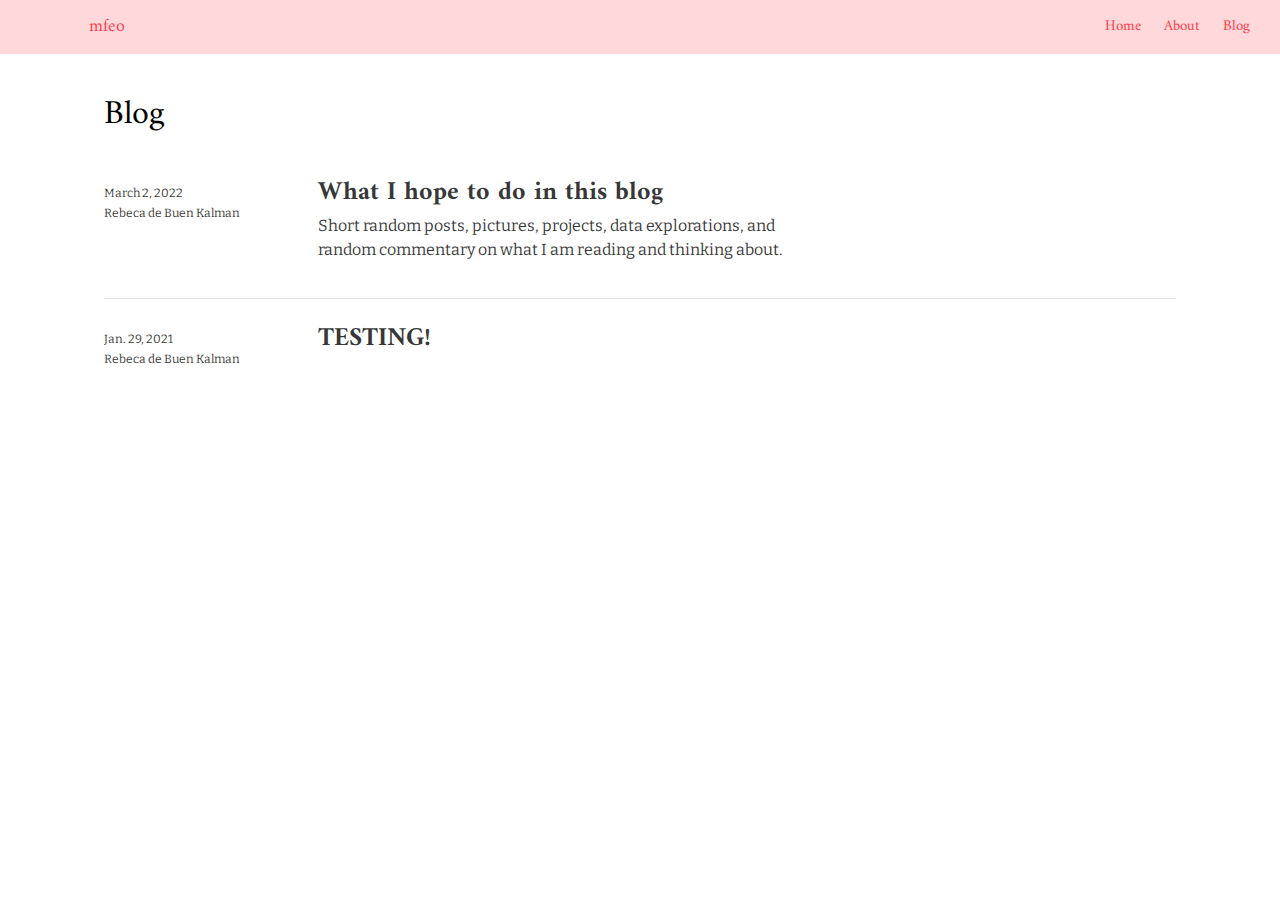
<file: docs/blog.html>
<!DOCTYPE html>

<html xmlns="http://www.w3.org/1999/xhtml" lang="" xml:lang="">

<head>
  <meta charset="utf-8"/>
  <meta name="viewport" content="width=device-width, initial-scale=1"/>
  <meta http-equiv="X-UA-Compatible" content="IE=Edge,chrome=1"/>
  <meta name="generator" content="distill" />

  <style type="text/css">
  /* Hide doc at startup (prevent jankiness while JS renders/transforms) */
  body {
    visibility: hidden;
  }
  </style>

 <!--radix_placeholder_import_source-->
 <!--/radix_placeholder_import_source-->

<style type="text/css">code{white-space: pre;}</style>
<style type="text/css" data-origin="pandoc">
pre > code.sourceCode { white-space: pre; position: relative; }
pre > code.sourceCode > span { display: inline-block; line-height: 1.25; }
pre > code.sourceCode > span:empty { height: 1.2em; }
.sourceCode { overflow: visible; }
code.sourceCode > span { color: inherit; text-decoration: inherit; }
div.sourceCode { margin: 1em 0; }
pre.sourceCode { margin: 0; }
@media screen {
div.sourceCode { overflow: auto; }
}
@media print {
pre > code.sourceCode { white-space: pre-wrap; }
pre > code.sourceCode > span { text-indent: -5em; padding-left: 5em; }
}
pre.numberSource code
  { counter-reset: source-line 0; }
pre.numberSource code > span
  { position: relative; left: -4em; counter-increment: source-line; }
pre.numberSource code > span > a:first-child::before
  { content: counter(source-line);
    position: relative; left: -1em; text-align: right; vertical-align: baseline;
    border: none; display: inline-block;
    -webkit-touch-callout: none; -webkit-user-select: none;
    -khtml-user-select: none; -moz-user-select: none;
    -ms-user-select: none; user-select: none;
    padding: 0 4px; width: 4em;
    color: #aaaaaa;
  }
pre.numberSource { margin-left: 3em; border-left: 1px solid #aaaaaa;  padding-left: 4px; }
div.sourceCode
  {   }
@media screen {
pre > code.sourceCode > span > a:first-child::before { text-decoration: underline; }
}
code span.al { color: #ad0000; } /* Alert */
code span.an { color: #5e5e5e; } /* Annotation */
code span.at { color: #20794d; } /* Attribute */
code span.bn { color: #ad0000; } /* BaseN */
code span.bu { } /* BuiltIn */
code span.cf { color: #007ba5; } /* ControlFlow */
code span.ch { color: #20794d; } /* Char */
code span.cn { color: #8f5902; } /* Constant */
code span.co { color: #5e5e5e; } /* Comment */
code span.cv { color: #5e5e5e; font-style: italic; } /* CommentVar */
code span.do { color: #5e5e5e; font-style: italic; } /* Documentation */
code span.dt { color: #ad0000; } /* DataType */
code span.dv { color: #ad0000; } /* DecVal */
code span.er { color: #ad0000; } /* Error */
code span.ex { } /* Extension */
code span.fl { color: #ad0000; } /* Float */
code span.fu { color: #4758ab; } /* Function */
code span.im { } /* Import */
code span.in { color: #5e5e5e; } /* Information */
code span.kw { color: #007ba5; } /* Keyword */
code span.op { color: #5e5e5e; } /* Operator */
code span.ot { color: #007ba5; } /* Other */
code span.pp { color: #ad0000; } /* Preprocessor */
code span.sc { color: #20794d; } /* SpecialChar */
code span.ss { color: #20794d; } /* SpecialString */
code span.st { color: #20794d; } /* String */
code span.va { color: #111111; } /* Variable */
code span.vs { color: #20794d; } /* VerbatimString */
code span.wa { color: #5e5e5e; font-style: italic; } /* Warning */
</style>

  <!--radix_placeholder_meta_tags-->
  <title>mfeo: Blog</title>




  <!--  https://developers.facebook.com/docs/sharing/webmasters#markup -->
  <meta property="og:title" content="mfeo: Blog"/>
  <meta property="og:type" content="article"/>
  <meta property="og:locale" content="en_US"/>
  <meta property="og:site_name" content="mfeo"/>

  <!--  https://dev.twitter.com/cards/types/summary -->
  <meta property="twitter:card" content="summary"/>
  <meta property="twitter:title" content="mfeo: Blog"/>

  <!--/radix_placeholder_meta_tags-->
  <!--radix_placeholder_rmarkdown_metadata-->

  <script type="text/json" id="radix-rmarkdown-metadata">
  {"type":"list","attributes":{"names":{"type":"character","attributes":{},"value":["title","listing"]}},"value":[{"type":"character","attributes":{},"value":["Blog"]},{"type":"character","attributes":{},"value":["posts"]}]}
  </script>
  <!--/radix_placeholder_rmarkdown_metadata-->
  <!--radix_placeholder_navigation_in_header-->
  <meta name="distill:offset" content=""/>

  <script type="application/javascript">

    window.headroom_prevent_pin = false;

    window.document.addEventListener("DOMContentLoaded", function (event) {

      // initialize headroom for banner
      var header = $('header').get(0);
      var headerHeight = header.offsetHeight;
      var headroom = new Headroom(header, {
        tolerance: 5,
        onPin : function() {
          if (window.headroom_prevent_pin) {
            window.headroom_prevent_pin = false;
            headroom.unpin();
          }
        }
      });
      headroom.init();
      if(window.location.hash)
        headroom.unpin();
      $(header).addClass('headroom--transition');

      // offset scroll location for banner on hash change
      // (see: https://github.com/WickyNilliams/headroom.js/issues/38)
      window.addEventListener("hashchange", function(event) {
        window.scrollTo(0, window.pageYOffset - (headerHeight + 25));
      });

      // responsive menu
      $('.distill-site-header').each(function(i, val) {
        var topnav = $(this);
        var toggle = topnav.find('.nav-toggle');
        toggle.on('click', function() {
          topnav.toggleClass('responsive');
        });
      });

      // nav dropdowns
      $('.nav-dropbtn').click(function(e) {
        $(this).next('.nav-dropdown-content').toggleClass('nav-dropdown-active');
        $(this).parent().siblings('.nav-dropdown')
           .children('.nav-dropdown-content').removeClass('nav-dropdown-active');
      });
      $("body").click(function(e){
        $('.nav-dropdown-content').removeClass('nav-dropdown-active');
      });
      $(".nav-dropdown").click(function(e){
        e.stopPropagation();
      });
    });
  </script>

  <style type="text/css">

  /* Theme (user-documented overrideables for nav appearance) */

  .distill-site-nav {
    color: rgba(255, 255, 255, 0.8);
    background-color: #0F2E3D;
    font-size: 15px;
    font-weight: 300;
  }

  .distill-site-nav a {
    color: inherit;
    text-decoration: none;
  }

  .distill-site-nav a:hover {
    color: white;
  }

  @media print {
    .distill-site-nav {
      display: none;
    }
  }

  .distill-site-header {

  }

  .distill-site-footer {

  }


  /* Site Header */

  .distill-site-header {
    width: 100%;
    box-sizing: border-box;
    z-index: 3;
  }

  .distill-site-header .nav-left {
    display: inline-block;
    margin-left: 8px;
  }

  @media screen and (max-width: 768px) {
    .distill-site-header .nav-left {
      margin-left: 0;
    }
  }


  .distill-site-header .nav-right {
    float: right;
    margin-right: 8px;
  }

  .distill-site-header a,
  .distill-site-header .title {
    display: inline-block;
    text-align: center;
    padding: 14px 10px 14px 10px;
  }

  .distill-site-header .title {
    font-size: 18px;
    min-width: 150px;
  }

  .distill-site-header .logo {
    padding: 0;
  }

  .distill-site-header .logo img {
    display: none;
    max-height: 20px;
    width: auto;
    margin-bottom: -4px;
  }

  .distill-site-header .nav-image img {
    max-height: 18px;
    width: auto;
    display: inline-block;
    margin-bottom: -3px;
  }



  @media screen and (min-width: 1000px) {
    .distill-site-header .logo img {
      display: inline-block;
    }
    .distill-site-header .nav-left {
      margin-left: 20px;
    }
    .distill-site-header .nav-right {
      margin-right: 20px;
    }
    .distill-site-header .title {
      padding-left: 12px;
    }
  }


  .distill-site-header .nav-toggle {
    display: none;
  }

  .nav-dropdown {
    display: inline-block;
    position: relative;
  }

  .nav-dropdown .nav-dropbtn {
    border: none;
    outline: none;
    color: rgba(255, 255, 255, 0.8);
    padding: 16px 10px;
    background-color: transparent;
    font-family: inherit;
    font-size: inherit;
    font-weight: inherit;
    margin: 0;
    margin-top: 1px;
    z-index: 2;
  }

  .nav-dropdown-content {
    display: none;
    position: absolute;
    background-color: white;
    min-width: 200px;
    border: 1px solid rgba(0,0,0,0.15);
    border-radius: 4px;
    box-shadow: 0px 8px 16px 0px rgba(0,0,0,0.1);
    z-index: 1;
    margin-top: 2px;
    white-space: nowrap;
    padding-top: 4px;
    padding-bottom: 4px;
  }

  .nav-dropdown-content hr {
    margin-top: 4px;
    margin-bottom: 4px;
    border: none;
    border-bottom: 1px solid rgba(0, 0, 0, 0.1);
  }

  .nav-dropdown-active {
    display: block;
  }

  .nav-dropdown-content a, .nav-dropdown-content .nav-dropdown-header {
    color: black;
    padding: 6px 24px;
    text-decoration: none;
    display: block;
    text-align: left;
  }

  .nav-dropdown-content .nav-dropdown-header {
    display: block;
    padding: 5px 24px;
    padding-bottom: 0;
    text-transform: uppercase;
    font-size: 14px;
    color: #999999;
    white-space: nowrap;
  }

  .nav-dropdown:hover .nav-dropbtn {
    color: white;
  }

  .nav-dropdown-content a:hover {
    background-color: #ddd;
    color: black;
  }

  .nav-right .nav-dropdown-content {
    margin-left: -45%;
    right: 0;
  }

  @media screen and (max-width: 768px) {
    .distill-site-header a, .distill-site-header .nav-dropdown  {display: none;}
    .distill-site-header a.nav-toggle {
      float: right;
      display: block;
    }
    .distill-site-header .title {
      margin-left: 0;
    }
    .distill-site-header .nav-right {
      margin-right: 0;
    }
    .distill-site-header {
      overflow: hidden;
    }
    .nav-right .nav-dropdown-content {
      margin-left: 0;
    }
  }


  @media screen and (max-width: 768px) {
    .distill-site-header.responsive {position: relative; min-height: 500px; }
    .distill-site-header.responsive a.nav-toggle {
      position: absolute;
      right: 0;
      top: 0;
    }
    .distill-site-header.responsive a,
    .distill-site-header.responsive .nav-dropdown {
      display: block;
      text-align: left;
    }
    .distill-site-header.responsive .nav-left,
    .distill-site-header.responsive .nav-right {
      width: 100%;
    }
    .distill-site-header.responsive .nav-dropdown {float: none;}
    .distill-site-header.responsive .nav-dropdown-content {position: relative;}
    .distill-site-header.responsive .nav-dropdown .nav-dropbtn {
      display: block;
      width: 100%;
      text-align: left;
    }
  }

  /* Site Footer */

  .distill-site-footer {
    width: 100%;
    overflow: hidden;
    box-sizing: border-box;
    z-index: 3;
    margin-top: 30px;
    padding-top: 30px;
    padding-bottom: 30px;
    text-align: center;
  }

  /* Headroom */

  d-title {
    padding-top: 6rem;
  }

  @media print {
    d-title {
      padding-top: 4rem;
    }
  }

  .headroom {
    z-index: 1000;
    position: fixed;
    top: 0;
    left: 0;
    right: 0;
  }

  .headroom--transition {
    transition: all .4s ease-in-out;
  }

  .headroom--unpinned {
    top: -100px;
  }

  .headroom--pinned {
    top: 0;
  }

  /* adjust viewport for navbar height */
  /* helps vertically center bootstrap (non-distill) content */
  .min-vh-100 {
    min-height: calc(100vh - 100px) !important;
  }

  </style>

  <script src="site_libs/jquery-1.11.3/jquery.min.js"></script>
  <link href="site_libs/font-awesome-5.1.0/css/all.css" rel="stylesheet"/>
  <link href="site_libs/font-awesome-5.1.0/css/v4-shims.css" rel="stylesheet"/>
  <script src="site_libs/headroom-0.9.4/headroom.min.js"></script>
  <script src="site_libs/autocomplete-0.37.1/autocomplete.min.js"></script>
  <script src="site_libs/fuse-6.4.1/fuse.min.js"></script>

  <script type="application/javascript">

  function getMeta(metaName) {
    var metas = document.getElementsByTagName('meta');
    for (let i = 0; i < metas.length; i++) {
      if (metas[i].getAttribute('name') === metaName) {
        return metas[i].getAttribute('content');
      }
    }
    return '';
  }

  function offsetURL(url) {
    var offset = getMeta('distill:offset');
    return offset ? offset + '/' + url : url;
  }

  function createFuseIndex() {

    // create fuse index
    var options = {
      keys: [
        { name: 'title', weight: 20 },
        { name: 'categories', weight: 15 },
        { name: 'description', weight: 10 },
        { name: 'contents', weight: 5 },
      ],
      ignoreLocation: true,
      threshold: 0
    };
    var fuse = new window.Fuse([], options);

    // fetch the main search.json
    return fetch(offsetURL('search.json'))
      .then(function(response) {
        if (response.status == 200) {
          return response.json().then(function(json) {
            // index main articles
            json.articles.forEach(function(article) {
              fuse.add(article);
            });
            // download collections and index their articles
            return Promise.all(json.collections.map(function(collection) {
              return fetch(offsetURL(collection)).then(function(response) {
                if (response.status === 200) {
                  return response.json().then(function(articles) {
                    articles.forEach(function(article) {
                      fuse.add(article);
                    });
                  })
                } else {
                  return Promise.reject(
                    new Error('Unexpected status from search index request: ' +
                              response.status)
                  );
                }
              });
            })).then(function() {
              return fuse;
            });
          });

        } else {
          return Promise.reject(
            new Error('Unexpected status from search index request: ' +
                        response.status)
          );
        }
      });
  }

  window.document.addEventListener("DOMContentLoaded", function (event) {

    // get search element (bail if we don't have one)
    var searchEl = window.document.getElementById('distill-search');
    if (!searchEl)
      return;

    createFuseIndex()
      .then(function(fuse) {

        // make search box visible
        searchEl.classList.remove('hidden');

        // initialize autocomplete
        var options = {
          autoselect: true,
          hint: false,
          minLength: 2,
        };
        window.autocomplete(searchEl, options, [{
          source: function(query, callback) {
            const searchOptions = {
              isCaseSensitive: false,
              shouldSort: true,
              minMatchCharLength: 2,
              limit: 10,
            };
            var results = fuse.search(query, searchOptions);
            callback(results
              .map(function(result) { return result.item; })
            );
          },
          templates: {
            suggestion: function(suggestion) {
              var img = suggestion.preview && Object.keys(suggestion.preview).length > 0
                ? `<img src="${offsetURL(suggestion.preview)}"</img>`
                : '';
              var html = `
                <div class="search-item">
                  <h3>${suggestion.title}</h3>
                  <div class="search-item-description">
                    ${suggestion.description || ''}
                  </div>
                  <div class="search-item-preview">
                    ${img}
                  </div>
                </div>
              `;
              return html;
            }
          }
        }]).on('autocomplete:selected', function(event, suggestion) {
          window.location.href = offsetURL(suggestion.path);
        });
        // remove inline display style on autocompleter (we want to
        // manage responsive display via css)
        $('.algolia-autocomplete').css("display", "");
      })
      .catch(function(error) {
        console.log(error);
      });

  });

  </script>

  <style type="text/css">

  .nav-search {
    font-size: x-small;
  }

  /* Algolioa Autocomplete */

  .algolia-autocomplete {
    display: inline-block;
    margin-left: 10px;
    vertical-align: sub;
    background-color: white;
    color: black;
    padding: 6px;
    padding-top: 8px;
    padding-bottom: 0;
    border-radius: 6px;
    border: 1px #0F2E3D solid;
    width: 180px;
  }


  @media screen and (max-width: 768px) {
    .distill-site-nav .algolia-autocomplete {
      display: none;
      visibility: hidden;
    }
    .distill-site-nav.responsive .algolia-autocomplete {
      display: inline-block;
      visibility: visible;
    }
    .distill-site-nav.responsive .algolia-autocomplete .aa-dropdown-menu {
      margin-left: 0;
      width: 400px;
      max-height: 400px;
    }
  }

  .algolia-autocomplete .aa-input, .algolia-autocomplete .aa-hint {
    width: 90%;
    outline: none;
    border: none;
  }

  .algolia-autocomplete .aa-hint {
    color: #999;
  }
  .algolia-autocomplete .aa-dropdown-menu {
    width: 550px;
    max-height: 70vh;
    overflow-x: visible;
    overflow-y: scroll;
    padding: 5px;
    margin-top: 3px;
    margin-left: -150px;
    background-color: #fff;
    border-radius: 5px;
    border: 1px solid #999;
    border-top: none;
  }

  .algolia-autocomplete .aa-dropdown-menu .aa-suggestion {
    cursor: pointer;
    padding: 5px 4px;
    border-bottom: 1px solid #eee;
  }

  .algolia-autocomplete .aa-dropdown-menu .aa-suggestion:last-of-type {
    border-bottom: none;
    margin-bottom: 2px;
  }

  .algolia-autocomplete .aa-dropdown-menu .aa-suggestion .search-item {
    overflow: hidden;
    font-size: 0.8em;
    line-height: 1.4em;
  }

  .algolia-autocomplete .aa-dropdown-menu .aa-suggestion .search-item h3 {
    font-size: 1rem;
    margin-block-start: 0;
    margin-block-end: 5px;
  }

  .algolia-autocomplete .aa-dropdown-menu .aa-suggestion .search-item-description {
    display: inline-block;
    overflow: hidden;
    height: 2.8em;
    width: 80%;
    margin-right: 4%;
  }

  .algolia-autocomplete .aa-dropdown-menu .aa-suggestion .search-item-preview {
    display: inline-block;
    width: 15%;
  }

  .algolia-autocomplete .aa-dropdown-menu .aa-suggestion .search-item-preview img {
    height: 3em;
    width: auto;
    display: none;
  }

  .algolia-autocomplete .aa-dropdown-menu .aa-suggestion .search-item-preview img[src] {
    display: initial;
  }

  .algolia-autocomplete .aa-dropdown-menu .aa-suggestion.aa-cursor {
    background-color: #eee;
  }
  .algolia-autocomplete .aa-dropdown-menu .aa-suggestion em {
    font-weight: bold;
    font-style: normal;
  }

  </style>


  <!--/radix_placeholder_navigation_in_header-->
  <!--radix_placeholder_distill-->

  <style type="text/css">

  body {
    background-color: white;
  }

  .pandoc-table {
    width: 100%;
  }

  .pandoc-table>caption {
    margin-bottom: 10px;
  }

  .pandoc-table th:not([align]) {
    text-align: left;
  }

  .pagedtable-footer {
    font-size: 15px;
  }

  d-byline .byline {
    grid-template-columns: 2fr 2fr;
  }

  d-byline .byline h3 {
    margin-block-start: 1.5em;
  }

  d-byline .byline .authors-affiliations h3 {
    margin-block-start: 0.5em;
  }

  .authors-affiliations .orcid-id {
    width: 16px;
    height:16px;
    margin-left: 4px;
    margin-right: 4px;
    vertical-align: middle;
    padding-bottom: 2px;
  }

  d-title .dt-tags {
    margin-top: 1em;
    grid-column: text;
  }

  .dt-tags .dt-tag {
    text-decoration: none;
    display: inline-block;
    color: rgba(0,0,0,0.6);
    padding: 0em 0.4em;
    margin-right: 0.5em;
    margin-bottom: 0.4em;
    font-size: 70%;
    border: 1px solid rgba(0,0,0,0.2);
    border-radius: 3px;
    text-transform: uppercase;
    font-weight: 500;
  }

  d-article table.gt_table td,
  d-article table.gt_table th {
    border-bottom: none;
  }

  .html-widget {
    margin-bottom: 2.0em;
  }

  .l-screen-inset {
    padding-right: 16px;
  }

  .l-screen .caption {
    margin-left: 10px;
  }

  .shaded {
    background: rgb(247, 247, 247);
    padding-top: 20px;
    padding-bottom: 20px;
    border-top: 1px solid rgba(0, 0, 0, 0.1);
    border-bottom: 1px solid rgba(0, 0, 0, 0.1);
  }

  .shaded .html-widget {
    margin-bottom: 0;
    border: 1px solid rgba(0, 0, 0, 0.1);
  }

  .shaded .shaded-content {
    background: white;
  }

  .text-output {
    margin-top: 0;
    line-height: 1.5em;
  }

  .hidden {
    display: none !important;
  }

  d-article {
    padding-top: 2.5rem;
    padding-bottom: 30px;
  }

  d-appendix {
    padding-top: 30px;
  }

  d-article>p>img {
    width: 100%;
  }

  d-article h2 {
    margin: 1rem 0 1.5rem 0;
  }

  d-article h3 {
    margin-top: 1.5rem;
  }

  d-article iframe {
    border: 1px solid rgba(0, 0, 0, 0.1);
    margin-bottom: 2.0em;
    width: 100%;
  }

  /* Tweak code blocks */

  d-article div.sourceCode code,
  d-article pre code {
    font-family: Consolas, Monaco, 'Andale Mono', 'Ubuntu Mono', monospace;
  }

  d-article pre,
  d-article div.sourceCode,
  d-article div.sourceCode pre {
    overflow: auto;
  }

  d-article div.sourceCode {
    background-color: white;
  }

  d-article div.sourceCode pre {
    padding-left: 10px;
    font-size: 12px;
    border-left: 2px solid rgba(0,0,0,0.1);
  }

  d-article pre {
    font-size: 12px;
    color: black;
    background: none;
    margin-top: 0;
    text-align: left;
    white-space: pre;
    word-spacing: normal;
    word-break: normal;
    word-wrap: normal;
    line-height: 1.5;

    -moz-tab-size: 4;
    -o-tab-size: 4;
    tab-size: 4;

    -webkit-hyphens: none;
    -moz-hyphens: none;
    -ms-hyphens: none;
    hyphens: none;
  }

  d-article pre a {
    border-bottom: none;
  }

  d-article pre a:hover {
    border-bottom: none;
    text-decoration: underline;
  }

  d-article details {
    grid-column: text;
    margin-bottom: 0.8em;
  }

  @media(min-width: 768px) {

  d-article pre,
  d-article div.sourceCode,
  d-article div.sourceCode pre {
    overflow: visible !important;
  }

  d-article div.sourceCode pre {
    padding-left: 18px;
    font-size: 14px;
  }

  d-article pre {
    font-size: 14px;
  }

  }

  figure img.external {
    background: white;
    border: 1px solid rgba(0, 0, 0, 0.1);
    box-shadow: 0 1px 8px rgba(0, 0, 0, 0.1);
    padding: 18px;
    box-sizing: border-box;
  }

  /* CSS for d-contents */

  .d-contents {
    grid-column: text;
    color: rgba(0,0,0,0.8);
    font-size: 0.9em;
    padding-bottom: 1em;
    margin-bottom: 1em;
    padding-bottom: 0.5em;
    margin-bottom: 1em;
    padding-left: 0.25em;
    justify-self: start;
  }

  @media(min-width: 1000px) {
    .d-contents.d-contents-float {
      height: 0;
      grid-column-start: 1;
      grid-column-end: 4;
      justify-self: center;
      padding-right: 3em;
      padding-left: 2em;
    }
  }

  .d-contents nav h3 {
    font-size: 18px;
    margin-top: 0;
    margin-bottom: 1em;
  }

  .d-contents li {
    list-style-type: none
  }

  .d-contents nav > ul {
    padding-left: 0;
  }

  .d-contents ul {
    padding-left: 1em
  }

  .d-contents nav ul li {
    margin-top: 0.6em;
    margin-bottom: 0.2em;
  }

  .d-contents nav a {
    font-size: 13px;
    border-bottom: none;
    text-decoration: none
    color: rgba(0, 0, 0, 0.8);
  }

  .d-contents nav a:hover {
    text-decoration: underline solid rgba(0, 0, 0, 0.6)
  }

  .d-contents nav > ul > li > a {
    font-weight: 600;
  }

  .d-contents nav > ul > li > ul {
    font-weight: inherit;
  }

  .d-contents nav > ul > li > ul > li {
    margin-top: 0.2em;
  }


  .d-contents nav ul {
    margin-top: 0;
    margin-bottom: 0.25em;
  }

  .d-article-with-toc h2:nth-child(2) {
    margin-top: 0;
  }


  /* Figure */

  .figure {
    position: relative;
    margin-bottom: 2.5em;
    margin-top: 1.5em;
  }

  .figure img {
    width: 100%;
  }

  .figure .caption {
    color: rgba(0, 0, 0, 0.6);
    font-size: 12px;
    line-height: 1.5em;
  }

  .figure img.external {
    background: white;
    border: 1px solid rgba(0, 0, 0, 0.1);
    box-shadow: 0 1px 8px rgba(0, 0, 0, 0.1);
    padding: 18px;
    box-sizing: border-box;
  }

  .figure .caption a {
    color: rgba(0, 0, 0, 0.6);
  }

  .figure .caption b,
  .figure .caption strong, {
    font-weight: 600;
    color: rgba(0, 0, 0, 1.0);
  }

  /* Citations */

  d-article .citation {
    color: inherit;
    cursor: inherit;
  }

  div.hanging-indent{
    margin-left: 1em; text-indent: -1em;
  }

  /* Citation hover box */

  .tippy-box[data-theme~=light-border] {
    background-color: rgba(250, 250, 250, 0.95);
  }

  .tippy-content > p {
    margin-bottom: 0;
    padding: 2px;
  }


  /* Tweak 1000px media break to show more text */

  @media(min-width: 1000px) {
    .base-grid,
    distill-header,
    d-title,
    d-abstract,
    d-article,
    d-appendix,
    distill-appendix,
    d-byline,
    d-footnote-list,
    d-citation-list,
    distill-footer {
      grid-template-columns: [screen-start] 1fr [page-start kicker-start] 80px [middle-start] 50px [text-start kicker-end] 65px 65px 65px 65px 65px 65px 65px 65px [text-end gutter-start] 65px [middle-end] 65px [page-end gutter-end] 1fr [screen-end];
      grid-column-gap: 16px;
    }

    .grid {
      grid-column-gap: 16px;
    }

    d-article {
      font-size: 1.06rem;
      line-height: 1.7em;
    }
    figure .caption, .figure .caption, figure figcaption {
      font-size: 13px;
    }
  }

  @media(min-width: 1180px) {
    .base-grid,
    distill-header,
    d-title,
    d-abstract,
    d-article,
    d-appendix,
    distill-appendix,
    d-byline,
    d-footnote-list,
    d-citation-list,
    distill-footer {
      grid-template-columns: [screen-start] 1fr [page-start kicker-start] 60px [middle-start] 60px [text-start kicker-end] 60px 60px 60px 60px 60px 60px 60px 60px [text-end gutter-start] 60px [middle-end] 60px [page-end gutter-end] 1fr [screen-end];
      grid-column-gap: 32px;
    }

    .grid {
      grid-column-gap: 32px;
    }
  }


  /* Get the citation styles for the appendix (not auto-injected on render since
     we do our own rendering of the citation appendix) */

  d-appendix .citation-appendix,
  .d-appendix .citation-appendix {
    font-size: 11px;
    line-height: 15px;
    border-left: 1px solid rgba(0, 0, 0, 0.1);
    padding-left: 18px;
    border: 1px solid rgba(0,0,0,0.1);
    background: rgba(0, 0, 0, 0.02);
    padding: 10px 18px;
    border-radius: 3px;
    color: rgba(150, 150, 150, 1);
    overflow: hidden;
    margin-top: -12px;
    white-space: pre-wrap;
    word-wrap: break-word;
  }

  /* Include appendix styles here so they can be overridden */

  d-appendix {
    contain: layout style;
    font-size: 0.8em;
    line-height: 1.7em;
    margin-top: 60px;
    margin-bottom: 0;
    border-top: 1px solid rgba(0, 0, 0, 0.1);
    color: rgba(0,0,0,0.5);
    padding-top: 60px;
    padding-bottom: 48px;
  }

  d-appendix h3 {
    grid-column: page-start / text-start;
    font-size: 15px;
    font-weight: 500;
    margin-top: 1em;
    margin-bottom: 0;
    color: rgba(0,0,0,0.65);
  }

  d-appendix h3 + * {
    margin-top: 1em;
  }

  d-appendix ol {
    padding: 0 0 0 15px;
  }

  @media (min-width: 768px) {
    d-appendix ol {
      padding: 0 0 0 30px;
      margin-left: -30px;
    }
  }

  d-appendix li {
    margin-bottom: 1em;
  }

  d-appendix a {
    color: rgba(0, 0, 0, 0.6);
  }

  d-appendix > * {
    grid-column: text;
  }

  d-appendix > d-footnote-list,
  d-appendix > d-citation-list,
  d-appendix > distill-appendix {
    grid-column: screen;
  }

  /* Include footnote styles here so they can be overridden */

  d-footnote-list {
    contain: layout style;
  }

  d-footnote-list > * {
    grid-column: text;
  }

  d-footnote-list a.footnote-backlink {
    color: rgba(0,0,0,0.3);
    padding-left: 0.5em;
  }



  /* Anchor.js */

  .anchorjs-link {
    /*transition: all .25s linear; */
    text-decoration: none;
    border-bottom: none;
  }
  *:hover > .anchorjs-link {
    margin-left: -1.125em !important;
    text-decoration: none;
    border-bottom: none;
  }

  /* Social footer */

  .social_footer {
    margin-top: 30px;
    margin-bottom: 0;
    color: rgba(0,0,0,0.67);
  }

  .disqus-comments {
    margin-right: 30px;
  }

  .disqus-comment-count {
    border-bottom: 1px solid rgba(0, 0, 0, 0.4);
    cursor: pointer;
  }

  #disqus_thread {
    margin-top: 30px;
  }

  .article-sharing a {
    border-bottom: none;
    margin-right: 8px;
  }

  .article-sharing a:hover {
    border-bottom: none;
  }

  .sidebar-section.subscribe {
    font-size: 12px;
    line-height: 1.6em;
  }

  .subscribe p {
    margin-bottom: 0.5em;
  }


  .article-footer .subscribe {
    font-size: 15px;
    margin-top: 45px;
  }


  .sidebar-section.custom {
    font-size: 12px;
    line-height: 1.6em;
  }

  .custom p {
    margin-bottom: 0.5em;
  }

  /* Styles for listing layout (hide title) */
  .layout-listing d-title, .layout-listing .d-title {
    display: none;
  }

  /* Styles for posts lists (not auto-injected) */


  .posts-with-sidebar {
    padding-left: 45px;
    padding-right: 45px;
  }

  .posts-list .description h2,
  .posts-list .description p {
    font-family: -apple-system, BlinkMacSystemFont, "Segoe UI", Roboto, Oxygen, Ubuntu, Cantarell, "Fira Sans", "Droid Sans", "Helvetica Neue", Arial, sans-serif;
  }

  .posts-list .description h2 {
    font-weight: 700;
    border-bottom: none;
    padding-bottom: 0;
  }

  .posts-list h2.post-tag {
    border-bottom: 1px solid rgba(0, 0, 0, 0.2);
    padding-bottom: 12px;
  }
  .posts-list {
    margin-top: 60px;
    margin-bottom: 24px;
  }

  .posts-list .post-preview {
    text-decoration: none;
    overflow: hidden;
    display: block;
    border-bottom: 1px solid rgba(0, 0, 0, 0.1);
    padding: 24px 0;
  }

  .post-preview-last {
    border-bottom: none !important;
  }

  .posts-list .posts-list-caption {
    grid-column: screen;
    font-weight: 400;
  }

  .posts-list .post-preview h2 {
    margin: 0 0 6px 0;
    line-height: 1.2em;
    font-style: normal;
    font-size: 24px;
  }

  .posts-list .post-preview p {
    margin: 0 0 12px 0;
    line-height: 1.4em;
    font-size: 16px;
  }

  .posts-list .post-preview .thumbnail {
    box-sizing: border-box;
    margin-bottom: 24px;
    position: relative;
    max-width: 500px;
  }
  .posts-list .post-preview img {
    width: 100%;
    display: block;
  }

  .posts-list .metadata {
    font-size: 12px;
    line-height: 1.4em;
    margin-bottom: 18px;
  }

  .posts-list .metadata > * {
    display: inline-block;
  }

  .posts-list .metadata .publishedDate {
    margin-right: 2em;
  }

  .posts-list .metadata .dt-authors {
    display: block;
    margin-top: 0.3em;
    margin-right: 2em;
  }

  .posts-list .dt-tags {
    display: block;
    line-height: 1em;
  }

  .posts-list .dt-tags .dt-tag {
    display: inline-block;
    color: rgba(0,0,0,0.6);
    padding: 0.3em 0.4em;
    margin-right: 0.2em;
    margin-bottom: 0.4em;
    font-size: 60%;
    border: 1px solid rgba(0,0,0,0.2);
    border-radius: 3px;
    text-transform: uppercase;
    font-weight: 500;
  }

  .posts-list img {
    opacity: 1;
  }

  .posts-list img[data-src] {
    opacity: 0;
  }

  .posts-more {
    clear: both;
  }


  .posts-sidebar {
    font-size: 16px;
  }

  .posts-sidebar h3 {
    font-size: 16px;
    margin-top: 0;
    margin-bottom: 0.5em;
    font-weight: 400;
    text-transform: uppercase;
  }

  .sidebar-section {
    margin-bottom: 30px;
  }

  .categories ul {
    list-style-type: none;
    margin: 0;
    padding: 0;
  }

  .categories li {
    color: rgba(0, 0, 0, 0.8);
    margin-bottom: 0;
  }

  .categories li>a {
    border-bottom: none;
  }

  .categories li>a:hover {
    border-bottom: 1px solid rgba(0, 0, 0, 0.4);
  }

  .categories .active {
    font-weight: 600;
  }

  .categories .category-count {
    color: rgba(0, 0, 0, 0.4);
  }


  @media(min-width: 768px) {
    .posts-list .post-preview h2 {
      font-size: 26px;
    }
    .posts-list .post-preview .thumbnail {
      float: right;
      width: 30%;
      margin-bottom: 0;
    }
    .posts-list .post-preview .description {
      float: left;
      width: 45%;
    }
    .posts-list .post-preview .metadata {
      float: left;
      width: 20%;
      margin-top: 8px;
    }
    .posts-list .post-preview p {
      margin: 0 0 12px 0;
      line-height: 1.5em;
      font-size: 16px;
    }
    .posts-with-sidebar .posts-list {
      float: left;
      width: 75%;
    }
    .posts-with-sidebar .posts-sidebar {
      float: right;
      width: 20%;
      margin-top: 60px;
      padding-top: 24px;
      padding-bottom: 24px;
    }
  }


  /* Improve display for browsers without grid (IE/Edge <= 15) */

  .downlevel {
    line-height: 1.6em;
    font-family: -apple-system, BlinkMacSystemFont, "Segoe UI", Roboto, Oxygen, Ubuntu, Cantarell, "Fira Sans", "Droid Sans", "Helvetica Neue", Arial, sans-serif;
    margin: 0;
  }

  .downlevel .d-title {
    padding-top: 6rem;
    padding-bottom: 1.5rem;
  }

  .downlevel .d-title h1 {
    font-size: 50px;
    font-weight: 700;
    line-height: 1.1em;
    margin: 0 0 0.5rem;
  }

  .downlevel .d-title p {
    font-weight: 300;
    font-size: 1.2rem;
    line-height: 1.55em;
    margin-top: 0;
  }

  .downlevel .d-byline {
    padding-top: 0.8em;
    padding-bottom: 0.8em;
    font-size: 0.8rem;
    line-height: 1.8em;
  }

  .downlevel .section-separator {
    border: none;
    border-top: 1px solid rgba(0, 0, 0, 0.1);
  }

  .downlevel .d-article {
    font-size: 1.06rem;
    line-height: 1.7em;
    padding-top: 1rem;
    padding-bottom: 2rem;
  }


  .downlevel .d-appendix {
    padding-left: 0;
    padding-right: 0;
    max-width: none;
    font-size: 0.8em;
    line-height: 1.7em;
    margin-bottom: 0;
    color: rgba(0,0,0,0.5);
    padding-top: 40px;
    padding-bottom: 48px;
  }

  .downlevel .footnotes ol {
    padding-left: 13px;
  }

  .downlevel .base-grid,
  .downlevel .distill-header,
  .downlevel .d-title,
  .downlevel .d-abstract,
  .downlevel .d-article,
  .downlevel .d-appendix,
  .downlevel .distill-appendix,
  .downlevel .d-byline,
  .downlevel .d-footnote-list,
  .downlevel .d-citation-list,
  .downlevel .distill-footer,
  .downlevel .appendix-bottom,
  .downlevel .posts-container {
    padding-left: 40px;
    padding-right: 40px;
  }

  @media(min-width: 768px) {
    .downlevel .base-grid,
    .downlevel .distill-header,
    .downlevel .d-title,
    .downlevel .d-abstract,
    .downlevel .d-article,
    .downlevel .d-appendix,
    .downlevel .distill-appendix,
    .downlevel .d-byline,
    .downlevel .d-footnote-list,
    .downlevel .d-citation-list,
    .downlevel .distill-footer,
    .downlevel .appendix-bottom,
    .downlevel .posts-container {
    padding-left: 150px;
    padding-right: 150px;
    max-width: 900px;
  }
  }

  .downlevel pre code {
    display: block;
    border-left: 2px solid rgba(0, 0, 0, .1);
    padding: 0 0 0 20px;
    font-size: 14px;
  }

  .downlevel code, .downlevel pre {
    color: black;
    background: none;
    font-family: Consolas, Monaco, 'Andale Mono', 'Ubuntu Mono', monospace;
    text-align: left;
    white-space: pre;
    word-spacing: normal;
    word-break: normal;
    word-wrap: normal;
    line-height: 1.5;

    -moz-tab-size: 4;
    -o-tab-size: 4;
    tab-size: 4;

    -webkit-hyphens: none;
    -moz-hyphens: none;
    -ms-hyphens: none;
    hyphens: none;
  }

  .downlevel .posts-list .post-preview {
    color: inherit;
  }



  </style>

  <script type="application/javascript">

  function is_downlevel_browser() {
    if (bowser.isUnsupportedBrowser({ msie: "12", msedge: "16"},
                                   window.navigator.userAgent)) {
      return true;
    } else {
      return window.load_distill_framework === undefined;
    }
  }

  // show body when load is complete
  function on_load_complete() {

    // add anchors
    if (window.anchors) {
      window.anchors.options.placement = 'left';
      window.anchors.add('d-article > h2, d-article > h3, d-article > h4, d-article > h5');
    }


    // set body to visible
    document.body.style.visibility = 'visible';

    // force redraw for leaflet widgets
    if (window.HTMLWidgets) {
      var maps = window.HTMLWidgets.findAll(".leaflet");
      $.each(maps, function(i, el) {
        var map = this.getMap();
        map.invalidateSize();
        map.eachLayer(function(layer) {
          if (layer instanceof L.TileLayer)
            layer.redraw();
        });
      });
    }

    // trigger 'shown' so htmlwidgets resize
    $('d-article').trigger('shown');
  }

  function init_distill() {

    init_common();

    // create front matter
    var front_matter = $('<d-front-matter></d-front-matter>');
    $('#distill-front-matter').wrap(front_matter);

    // create d-title
    $('.d-title').changeElementType('d-title');

    // create d-byline
    var byline = $('<d-byline></d-byline>');
    $('.d-byline').replaceWith(byline);

    // create d-article
    var article = $('<d-article></d-article>');
    $('.d-article').wrap(article).children().unwrap();

    // move posts container into article
    $('.posts-container').appendTo($('d-article'));

    // create d-appendix
    $('.d-appendix').changeElementType('d-appendix');

    // flag indicating that we have appendix items
    var appendix = $('.appendix-bottom').children('h3').length > 0;

    // replace footnotes with <d-footnote>
    $('.footnote-ref').each(function(i, val) {
      appendix = true;
      var href = $(this).attr('href');
      var id = href.replace('#', '');
      var fn = $('#' + id);
      var fn_p = $('#' + id + '>p');
      fn_p.find('.footnote-back').remove();
      var text = fn_p.html();
      var dtfn = $('<d-footnote></d-footnote>');
      dtfn.html(text);
      $(this).replaceWith(dtfn);
    });
    // remove footnotes
    $('.footnotes').remove();

    // move refs into #references-listing
    $('#references-listing').replaceWith($('#refs'));

    $('h1.appendix, h2.appendix').each(function(i, val) {
      $(this).changeElementType('h3');
    });
    $('h3.appendix').each(function(i, val) {
      var id = $(this).attr('id');
      $('.d-contents a[href="#' + id + '"]').parent().remove();
      appendix = true;
      $(this).nextUntil($('h1, h2, h3')).addBack().appendTo($('d-appendix'));
    });

    // show d-appendix if we have appendix content
    $("d-appendix").css('display', appendix ? 'grid' : 'none');

    // localize layout chunks to just output
    $('.layout-chunk').each(function(i, val) {

      // capture layout
      var layout = $(this).attr('data-layout');

      // apply layout to markdown level block elements
      var elements = $(this).children().not('details, div.sourceCode, pre, script');
      elements.each(function(i, el) {
        var layout_div = $('<div class="' + layout + '"></div>');
        if (layout_div.hasClass('shaded')) {
          var shaded_content = $('<div class="shaded-content"></div>');
          $(this).wrap(shaded_content);
          $(this).parent().wrap(layout_div);
        } else {
          $(this).wrap(layout_div);
        }
      });


      // unwrap the layout-chunk div
      $(this).children().unwrap();
    });

    // remove code block used to force  highlighting css
    $('.distill-force-highlighting-css').parent().remove();

    // remove empty line numbers inserted by pandoc when using a
    // custom syntax highlighting theme
    $('code.sourceCode a:empty').remove();

    // load distill framework
    load_distill_framework();

    // wait for window.distillRunlevel == 4 to do post processing
    function distill_post_process() {

      if (!window.distillRunlevel || window.distillRunlevel < 4)
        return;

      // hide author/affiliations entirely if we have no authors
      var front_matter = JSON.parse($("#distill-front-matter").html());
      var have_authors = front_matter.authors && front_matter.authors.length > 0;
      if (!have_authors)
        $('d-byline').addClass('hidden');

      // article with toc class
      $('.d-contents').parent().addClass('d-article-with-toc');

      // strip links that point to #
      $('.authors-affiliations').find('a[href="#"]').removeAttr('href');

      // add orcid ids
      $('.authors-affiliations').find('.author').each(function(i, el) {
        var orcid_id = front_matter.authors[i].orcidID;
        if (orcid_id) {
          var a = $('<a></a>');
          a.attr('href', 'https://orcid.org/' + orcid_id);
          var img = $('<img></img>');
          img.addClass('orcid-id');
          img.attr('alt', 'ORCID ID');
          img.attr('src','[data-uri]');
          a.append(img);
          $(this).append(a);
        }
      });

      // hide elements of author/affiliations grid that have no value
      function hide_byline_column(caption) {
        $('d-byline').find('h3:contains("' + caption + '")').parent().css('visibility', 'hidden');
      }

      // affiliations
      var have_affiliations = false;
      for (var i = 0; i<front_matter.authors.length; ++i) {
        var author = front_matter.authors[i];
        if (author.affiliation !== "&nbsp;") {
          have_affiliations = true;
          break;
        }
      }
      if (!have_affiliations)
        $('d-byline').find('h3:contains("Affiliations")').css('visibility', 'hidden');

      // published date
      if (!front_matter.publishedDate)
        hide_byline_column("Published");

      // document object identifier
      var doi = $('d-byline').find('h3:contains("DOI")');
      var doi_p = doi.next().empty();
      if (!front_matter.doi) {
        // if we have a citation and valid citationText then link to that
        if ($('#citation').length > 0 && front_matter.citationText) {
          doi.html('Citation');
          $('<a href="#citation"></a>')
            .text(front_matter.citationText)
            .appendTo(doi_p);
        } else {
          hide_byline_column("DOI");
        }
      } else {
        $('<a></a>')
           .attr('href', "https://doi.org/" + front_matter.doi)
           .html(front_matter.doi)
           .appendTo(doi_p);
      }

       // change plural form of authors/affiliations
      if (front_matter.authors.length === 1) {
        var grid = $('.authors-affiliations');
        grid.children('h3:contains("Authors")').text('Author');
        grid.children('h3:contains("Affiliations")').text('Affiliation');
      }

      // remove d-appendix and d-footnote-list local styles
      $('d-appendix > style:first-child').remove();
      $('d-footnote-list > style:first-child').remove();

      // move appendix-bottom entries to the bottom
      $('.appendix-bottom').appendTo('d-appendix').children().unwrap();
      $('.appendix-bottom').remove();

      // hoverable references
      $('span.citation[data-cites]').each(function() {
        var refHtml = $('#ref-' + $(this).attr('data-cites')).html();
        window.tippy(this, {
          allowHTML: true,
          content: refHtml,
          maxWidth: 500,
          interactive: true,
          interactiveBorder: 10,
          theme: 'light-border',
          placement: 'bottom-start'
        });
      });

      // clear polling timer
      clearInterval(tid);

      // show body now that everything is ready
      on_load_complete();
    }

    var tid = setInterval(distill_post_process, 50);
    distill_post_process();

  }

  function init_downlevel() {

    init_common();

     // insert hr after d-title
    $('.d-title').after($('<hr class="section-separator"/>'));

    // check if we have authors
    var front_matter = JSON.parse($("#distill-front-matter").html());
    var have_authors = front_matter.authors && front_matter.authors.length > 0;

    // manage byline/border
    if (!have_authors)
      $('.d-byline').remove();
    $('.d-byline').after($('<hr class="section-separator"/>'));
    $('.d-byline a').remove();

    // remove toc
    $('.d-contents').remove();

    // move appendix elements
    $('h1.appendix, h2.appendix').each(function(i, val) {
      $(this).changeElementType('h3');
    });
    $('h3.appendix').each(function(i, val) {
      $(this).nextUntil($('h1, h2, h3')).addBack().appendTo($('.d-appendix'));
    });


    // inject headers into references and footnotes
    var refs_header = $('<h3></h3>');
    refs_header.text('References');
    $('#refs').prepend(refs_header);

    var footnotes_header = $('<h3></h3');
    footnotes_header.text('Footnotes');
    $('.footnotes').children('hr').first().replaceWith(footnotes_header);

    // move appendix-bottom entries to the bottom
    $('.appendix-bottom').appendTo('.d-appendix').children().unwrap();
    $('.appendix-bottom').remove();

    // remove appendix if it's empty
    if ($('.d-appendix').children().length === 0)
      $('.d-appendix').remove();

    // prepend separator above appendix
    $('.d-appendix').before($('<hr class="section-separator" style="clear: both"/>'));

    // trim code
    $('pre>code').each(function(i, val) {
      $(this).html($.trim($(this).html()));
    });

    // move posts-container right before article
    $('.posts-container').insertBefore($('.d-article'));

    $('body').addClass('downlevel');

    on_load_complete();
  }


  function init_common() {

    // jquery plugin to change element types
    (function($) {
      $.fn.changeElementType = function(newType) {
        var attrs = {};

        $.each(this[0].attributes, function(idx, attr) {
          attrs[attr.nodeName] = attr.nodeValue;
        });

        this.replaceWith(function() {
          return $("<" + newType + "/>", attrs).append($(this).contents());
        });
      };
    })(jQuery);

    // prevent underline for linked images
    $('a > img').parent().css({'border-bottom' : 'none'});

    // mark non-body figures created by knitr chunks as 100% width
    $('.layout-chunk').each(function(i, val) {
      var figures = $(this).find('img, .html-widget');
      if ($(this).attr('data-layout') !== "l-body") {
        figures.css('width', '100%');
      } else {
        figures.css('max-width', '100%');
        figures.filter("[width]").each(function(i, val) {
          var fig = $(this);
          fig.css('width', fig.attr('width') + 'px');
        });

      }
    });

    // auto-append index.html to post-preview links in file: protocol
    // and in rstudio ide preview
    $('.post-preview').each(function(i, val) {
      if (window.location.protocol === "file:")
        $(this).attr('href', $(this).attr('href') + "index.html");
    });

    // get rid of index.html references in header
    if (window.location.protocol !== "file:") {
      $('.distill-site-header a[href]').each(function(i,val) {
        $(this).attr('href', $(this).attr('href').replace("index.html", "./"));
      });
    }

    // add class to pandoc style tables
    $('tr.header').parent('thead').parent('table').addClass('pandoc-table');
    $('.kable-table').children('table').addClass('pandoc-table');

    // add figcaption style to table captions
    $('caption').parent('table').addClass("figcaption");

    // initialize posts list
    if (window.init_posts_list)
      window.init_posts_list();

    // implmement disqus comment link
    $('.disqus-comment-count').click(function() {
      window.headroom_prevent_pin = true;
      $('#disqus_thread').toggleClass('hidden');
      if (!$('#disqus_thread').hasClass('hidden')) {
        var offset = $(this).offset();
        $(window).resize();
        $('html, body').animate({
          scrollTop: offset.top - 35
        });
      }
    });
  }

  document.addEventListener('DOMContentLoaded', function() {
    if (is_downlevel_browser())
      init_downlevel();
    else
      window.addEventListener('WebComponentsReady', init_distill);
  });

  </script>

  <style type="text/css">
  /* base variables */

  /* Edit the CSS properties in this file to create a custom
     Distill theme. Only edit values in the right column
     for each row; values shown are the CSS defaults.
     To return any property to the default,
     you may set its value to: unset
     All rows must end with a semi-colon.                      */

  /* Optional: embed custom fonts here with `@import`          */
  /* This must remain at the top of this file.                 */



  html {
    /*-- Main font sizes --*/
    --title-size:      50px;
    --body-size:       1.06rem;
    --code-size:       14px;
    --aside-size:      12px;
    --fig-cap-size:    13px;
    /*-- Main font colors --*/
    --title-color:     #000000;
    --header-color:    rgba(0, 0, 0, 0.8);
    --body-color:      rgba(0, 0, 0, 0.8);
    --aside-color:     rgba(0, 0, 0, 0.6);
    --fig-cap-color:   rgba(0, 0, 0, 0.6);
    /*-- Specify custom fonts ~~~ must be imported above   --*/
    --heading-font:    sans-serif;
    --mono-font:       monospace;
    --body-font:       sans-serif;
    --navbar-font:     sans-serif;  /* websites + blogs only */
  }

  /*-- ARTICLE METADATA --*/
  d-byline {
    --heading-size:    0.6rem;
    --heading-color:   rgba(0, 0, 0, 0.5);
    --body-size:       0.8rem;
    --body-color:      rgba(0, 0, 0, 0.8);
  }

  /*-- ARTICLE TABLE OF CONTENTS --*/
  .d-contents {
    --heading-size:    18px;
    --contents-size:   13px;
  }

  /*-- ARTICLE APPENDIX --*/
  d-appendix {
    --heading-size:    15px;
    --heading-color:   rgba(0, 0, 0, 0.65);
    --text-size:       0.8em;
    --text-color:      rgba(0, 0, 0, 0.5);
  }

  /*-- WEBSITE HEADER + FOOTER --*/
  /* These properties only apply to Distill sites and blogs  */

  .distill-site-header {
    --title-size:       18px;
    --text-color:       rgba(255, 255, 255, 0.8);
    --text-size:        15px;
    --hover-color:      white;
    --bkgd-color:       #0F2E3D;
  }

  .distill-site-footer {
    --text-color:       rgba(255, 255, 255, 0.8);
    --text-size:        15px;
    --hover-color:      white;
    --bkgd-color:       #0F2E3D;
  }

  /*-- Additional custom styles --*/
  /* Add any additional CSS rules below                      */
  </style>
  <style type="text/css">
  /* base variables */

  /* Edit the CSS properties in this file to create a custom
     Distill theme. Only edit values in the right column
     for each row; values shown are the CSS defaults.
     To return any property to the default,
     you may set its value to: unset
     All rows must end with a semi-colon.                      */

  /* Optional: embed custom fonts here with `@import`          */
  /* This must remain at the top of this file.                 */
  /* Optional: embed custom fonts here with `@import`          */
  /* This must remain at the top of this file.                 */
  @import url('https://fonts.googleapis.com/css2?family=Amiri');
  @import url('https://fonts.googleapis.com/css2?family=Bitter');
  @import url('https://fonts.googleapis.com/css2?family=DM+Mono');

  html {
    /*-- Main font sizes --*/
    --title-size:      50px;
    --body-size:       1.06rem;
    --code-size:       14px;
    --aside-size:      12px;
    --fig-cap-size:    13px;
    /*-- Main font colors --*/
    --title-color:     #000000;
    --header-color:    rgba(0, 0, 0, 0.8);
    --body-color:      rgba(0, 0, 0, 0.8);
    --aside-color:     rgba(0, 0, 0, 0.6);
    --fig-cap-color:   rgba(0, 0, 0, 0.6);
    /*-- Specify custom fonts ~~~ must be imported above   --*/
    --heading-font:    "Amiri", serif;
    --mono-font:       "DM Mono", monospace;
    --body-font:       "Bitter", sans-serif;
    --navbar-font:     "Amiri", serif;
  }

  /*-- ARTICLE METADATA --*/
  d-byline {
    --heading-size:    0.6rem;
    --heading-color:   rgba(0, 0, 0, 0.5);
    --body-size:       0.8rem;
    --body-color:      rgba(0, 0, 0, 0.8);
  }

  /*-- ARTICLE TABLE OF CONTENTS --*/
  .d-contents {
    --heading-size:    18px;
    --contents-size:   13px;
  }

  /*-- ARTICLE APPENDIX --*/
  d-appendix {
    --heading-size:    15px;
    --heading-color:   rgba(0, 0, 0, 0.65);
    --text-size:       0.8em;
    --text-color:      rgba(0, 0, 0, 0.5);
  }

  /*-- WEBSITE HEADER + FOOTER --*/
  /* These properties only apply to Distill sites and blogs  */

  .distill-site-header {
    --title-size:       18px;    
    --text-color:       #ff414b; /* edited */
    --text-size:        15px;
    --hover-color:      #dd424c; /* edited */
    --bkgd-color:       #ffd8db; /* edited */
  }

  .distill-site-footer {
    --text-color:       rgba(255, 255, 255, 0.8);
    --text-size:        15px;
    --hover-color:      white;
    --bkgd-color:       #0F2E3D;
  }

  /*-- Additional custom styles --*/
  /* Add any additional CSS rules below                      */

  /* Change bullets */
  ul > li::marker {
    font-size: 1.125em;
    color: #ff414b;
  }

  /* Change link appearance */
  d-article a {
    border-bottom: 2px solid #ffd8db;
    text-decoration: none;
  }</style>
  <style type="text/css">
  /* base style */

  /* FONT FAMILIES */

  :root {
    --heading-default: -apple-system, BlinkMacSystemFont, "Segoe UI", Roboto, Oxygen, Ubuntu, Cantarell, "Fira Sans", "Droid Sans", "Helvetica Neue", Arial, sans-serif;
    --mono-default: Consolas, Monaco, 'Andale Mono', 'Ubuntu Mono', monospace;
    --body-default: -apple-system, BlinkMacSystemFont, "Segoe UI", Roboto, Oxygen, Ubuntu, Cantarell, "Fira Sans", "Droid Sans", "Helvetica Neue", Arial, sans-serif;
  }

  body,
  .posts-list .post-preview p,
  .posts-list .description p {
    font-family: var(--body-font), var(--body-default);
  }

  h1, h2, h3, h4, h5, h6,
  .posts-list .post-preview h2,
  .posts-list .description h2 {
    font-family: var(--heading-font), var(--heading-default);
  }

  d-article div.sourceCode code,
  d-article pre code {
    font-family: var(--mono-font), var(--mono-default);
  }


  /*-- TITLE --*/
  d-title h1,
  .posts-list > h1 {
    color: var(--title-color, black);
  }

  d-title h1 {
    font-size: var(--title-size, 50px);
  }

  /*-- HEADERS --*/
  d-article h1,
  d-article h2,
  d-article h3,
  d-article h4,
  d-article h5,
  d-article h6 {
    color: var(--header-color, rgba(0, 0, 0, 0.8));
  }

  /*-- BODY --*/
  d-article > p,  /* only text inside of <p> tags */
  d-article > ul, /* lists */
  d-article > ol {
    color: var(--body-color, rgba(0, 0, 0, 0.8));
    font-size: var(--body-size, 1.06rem);
  }


  /*-- CODE --*/
  d-article div.sourceCode code,
  d-article pre code {
    font-size: var(--code-size, 14px);
  }

  /*-- ASIDE --*/
  d-article aside {
    font-size: var(--aside-size, 12px);
    color: var(--aside-color, rgba(0, 0, 0, 0.6));
  }

  /*-- FIGURE CAPTIONS --*/
  figure .caption,
  figure figcaption,
  .figure .caption {
    font-size: var(--fig-cap-size, 13px);
    color: var(--fig-cap-color, rgba(0, 0, 0, 0.6));
  }

  /*-- METADATA --*/
  d-byline h3 {
    font-size: var(--heading-size, 0.6rem);
    color: var(--heading-color, rgba(0, 0, 0, 0.5));
  }

  d-byline {
    font-size: var(--body-size, 0.8rem);
    color: var(--body-color, rgba(0, 0, 0, 0.8));
  }

  d-byline a,
  d-article d-byline a {
    color: var(--body-color, rgba(0, 0, 0, 0.8));
  }

  /*-- TABLE OF CONTENTS --*/
  .d-contents nav h3 {
    font-size: var(--heading-size, 18px);
  }

  .d-contents nav a {
    font-size: var(--contents-size, 13px);
  }

  /*-- APPENDIX --*/
  d-appendix h3 {
    font-size: var(--heading-size, 15px);
    color: var(--heading-color, rgba(0, 0, 0, 0.65));
  }

  d-appendix {
    font-size: var(--text-size, 0.8em);
    color: var(--text-color, rgba(0, 0, 0, 0.5));
  }

  d-appendix d-footnote-list a.footnote-backlink {
    color: var(--text-color, rgba(0, 0, 0, 0.5));
  }

  /*-- WEBSITE HEADER + FOOTER --*/
  .distill-site-header .title {
    font-size: var(--title-size, 18px);
    font-family: var(--navbar-font), var(--heading-default);
  }

  .distill-site-header a,
  .nav-dropdown .nav-dropbtn {
    font-family: var(--navbar-font), var(--heading-default);
  }

  .nav-dropdown .nav-dropbtn {
    color: var(--text-color, rgba(255, 255, 255, 0.8));
    font-size: var(--text-size, 15px);
  }

  .distill-site-header a:hover,
  .nav-dropdown:hover .nav-dropbtn {
    color: var(--hover-color, white);
  }

  .distill-site-header {
    font-size: var(--text-size, 15px);
    color: var(--text-color, rgba(255, 255, 255, 0.8));
    background-color: var(--bkgd-color, #0F2E3D);
  }

  .distill-site-footer {
    font-size: var(--text-size, 15px);
    color: var(--text-color, rgba(255, 255, 255, 0.8));
    background-color: var(--bkgd-color, #0F2E3D);
  }

  .distill-site-footer a:hover {
    color: var(--hover-color, white);
  }</style>
  <!--/radix_placeholder_distill-->
  <script src="site_libs/header-attrs-2.6.6/header-attrs.js"></script>
  <script src="site_libs/popper-2.6.0/popper.min.js"></script>
  <link href="site_libs/tippy-6.2.7/tippy.css" rel="stylesheet" />
  <link href="site_libs/tippy-6.2.7/tippy-light-border.css" rel="stylesheet" />
  <script src="site_libs/tippy-6.2.7/tippy.umd.min.js"></script>
  <script src="site_libs/anchor-4.2.2/anchor.min.js"></script>
  <script src="site_libs/bowser-1.9.3/bowser.min.js"></script>
  <script src="site_libs/webcomponents-2.0.0/webcomponents.js"></script>
  <script src="site_libs/distill-2.2.21/template.v2.js"></script>
  <!--radix_placeholder_site_in_header-->
  <!--/radix_placeholder_site_in_header-->


</head>

<body class="layout-listing">

<!--radix_placeholder_front_matter-->

<script id="distill-front-matter" type="text/json">
{"title":"Blog","authors":[]}
</script>

<!--/radix_placeholder_front_matter-->
<!--radix_placeholder_navigation_before_body-->
<header class="header header--fixed" role="banner">
<nav class="distill-site-nav distill-site-header">
<div class="nav-left">
<a href="index.html" class="title">mfeo</a>
<input id="distill-search" class="nav-search hidden" type="text" placeholder="Search..."/>
</div>
<div class="nav-right">
<a href="index.html">Home</a>
<a href="about.html">About</a>
<a href="blog.html">Blog</a>
<a href="javascript:void(0);" class="nav-toggle">&#9776;</a>
</div>
</nav>
</header>
<!--/radix_placeholder_navigation_before_body-->
<!--radix_placeholder_site_before_body-->
<!--/radix_placeholder_site_before_body-->
<!--radix_placeholder_article_listing-->


<script type="application/javascript">

function init_posts_list() {

  function load_image(img) {
    var src = $(img).attr('data-src');
    if (src) {
      $(img).attr('src', src);
      $(img).on("load", function() {
        img.removeAttribute('data-src');
      });
    }
  }

  function set_posts_visible(posts, visible) {
    if (visible) {

      // show bottom border by default
      $(posts).removeClass('post-preview-last');

      // apply limits if need be
      var max_posts = 25;
      var apply_limits = $('.posts-container').hasClass('posts-apply-limit');
      if (apply_limits && posts.length > max_posts) {
        posts = $(posts).slice(0, max_posts);
      } else {
        $('.posts-more a').addClass('hidden');
      }

      // apply last style
      $(posts.slice(-1)[0]).addClass('post-preview-last');

      $(posts).removeClass('hidden');
      $(posts).find('img[data-src]').each(function(i, img) {
        load_image(img);
      });
    } else {
      $(posts).addClass('hidden');
    }
  }

  function apply_hash_filter() {

    // clear active state
    $('.categories .active').removeClass('active');

    // mark all posts invisible to start
    set_posts_visible($('.posts-list').children('a'), false);

    // if we have a hash filter
    if (window.location.hash && window.location.hash.startsWith("#category:")) {

      // mark posts that match the category visible
      var page_category = window.location.hash.replace(/^#category:/, "");
      page_category = decodeURIComponent(page_category)
      var posts = $('.post-metadata').map(function(idx, script) {
        var metadata = $.parseJSON($(script).html());
        var post = null;
        $.each(metadata.categories, function(idx, category) {
          category = category.replace(/ /g,"_");
          if ((page_category || '').toLowerCase() === "articles" || category === page_category) {
            post = $(script).parent().get();
            return false;
          }
        });
        return post;
      });
      set_posts_visible(posts, true);

      // mark the hash active
      $('.categories li>a[href="' + decodeURIComponent(window.location.hash) + '"]').addClass('active');

      // update the list_caption
      var list_caption = $('.posts-list-caption');
      var caption = (page_category || '').toLowerCase() === "articles"
        ? list_caption.attr('data-caption')
        : ('Category: ' + page_category.replace(/_/g," "));
      list_caption.text(caption);

    } else {

      // no hash filter, make all posts visible (subject to max display)
      set_posts_visible($('.posts-list').children(), true);

      // reset list caption
      var list_caption = $('.posts-list-caption');
      list_caption.text(list_caption.attr('data-caption'));


    }
  }

  // more articles
  function apply_post_limits(apply) {
    if (apply) {
      $('.posts-container').addClass('posts-apply-limit');
      $('.posts-more a').removeClass('hidden');
    } else {
      $('.posts-container').removeClass('posts-apply-limit');
      $('.posts-more a').addClass('hidden');
    }
  }

  // click handling for tags
  $('.dt-tag').click(function(ev) {
    window.location.hash = '#category:' + $(this).text().replace(/ /g, "_");
    return false;
  })

  // hash filter handling
  apply_hash_filter();
  $(window).on('hashchange',function() {
    apply_post_limits(true);
    apply_hash_filter();
  });

  // more articles link
  $('.posts-more a').click(function(e) {
    e.preventDefault();
    apply_post_limits(false);
    apply_hash_filter();
    return false;
  });

}

</script>



<div class="posts-container posts-apply-limit l-page">
<div class="posts-list">
<h1 class="posts-list-caption" data-caption="Blog">Blog</h1>
<a href="posts/2020-12-22-welcome/" class="post-preview">
<script class="post-metadata" type="text/json">{"categories":[]}</script>
<div class="metadata">
<div class="publishedDate">March 2, 2022</div>
<div class="dt-authors">
<div class="dt-author">Rebeca de Buen Kalman</div>
<div class="dt-author"></div>
</div>
</div>
<div class="thumbnail"></div>
<div class="description">
<h2>What I hope to do in this blog</h2>
<div class="dt-tags"></div>
<p>Short random posts, pictures, projects, data explorations, and random commentary on what I am reading and thinking about.</p>
</div>
</a>
<a href="posts/2021-01-29-tpcrimes/" class="post-preview">
<script class="post-metadata" type="text/json">{"categories":[]}</script>
<div class="metadata">
<div class="publishedDate">Jan. 29, 2021</div>
<div class="dt-authors">
<div class="dt-author">Rebeca de Buen Kalman</div>
<div class="dt-author"></div>
</div>
</div>
<div class="thumbnail">
<img/>
</div>
<div class="description">
<h2> TESTING!</h2>
<div class="dt-tags"></div>
<p></p>
</div>
</a>
</div>
<div class="posts-more">
<a href="#">More articles &raquo;</a>
</div>
</div>
<!--/radix_placeholder_article_listing-->

<div class="d-title">
<h1>Blog</h1>
<!--radix_placeholder_categories-->
<!--/radix_placeholder_categories-->

</div>


<div class="d-article">
<div class="sourceCode" id="cb1"><pre class="sourceCode r distill-force-highlighting-css"><code class="sourceCode r"></code></pre></div>
<!--radix_placeholder_article_footer-->
<!--/radix_placeholder_article_footer-->
</div>

<div class="d-appendix">
</div>


<!--radix_placeholder_site_after_body-->
<!--/radix_placeholder_site_after_body-->
<!--radix_placeholder_appendices-->
<div class="appendix-bottom"></div>
<!--/radix_placeholder_appendices-->
<!--radix_placeholder_navigation_after_body-->
<!--/radix_placeholder_navigation_after_body-->

</body>

</html>
</file>
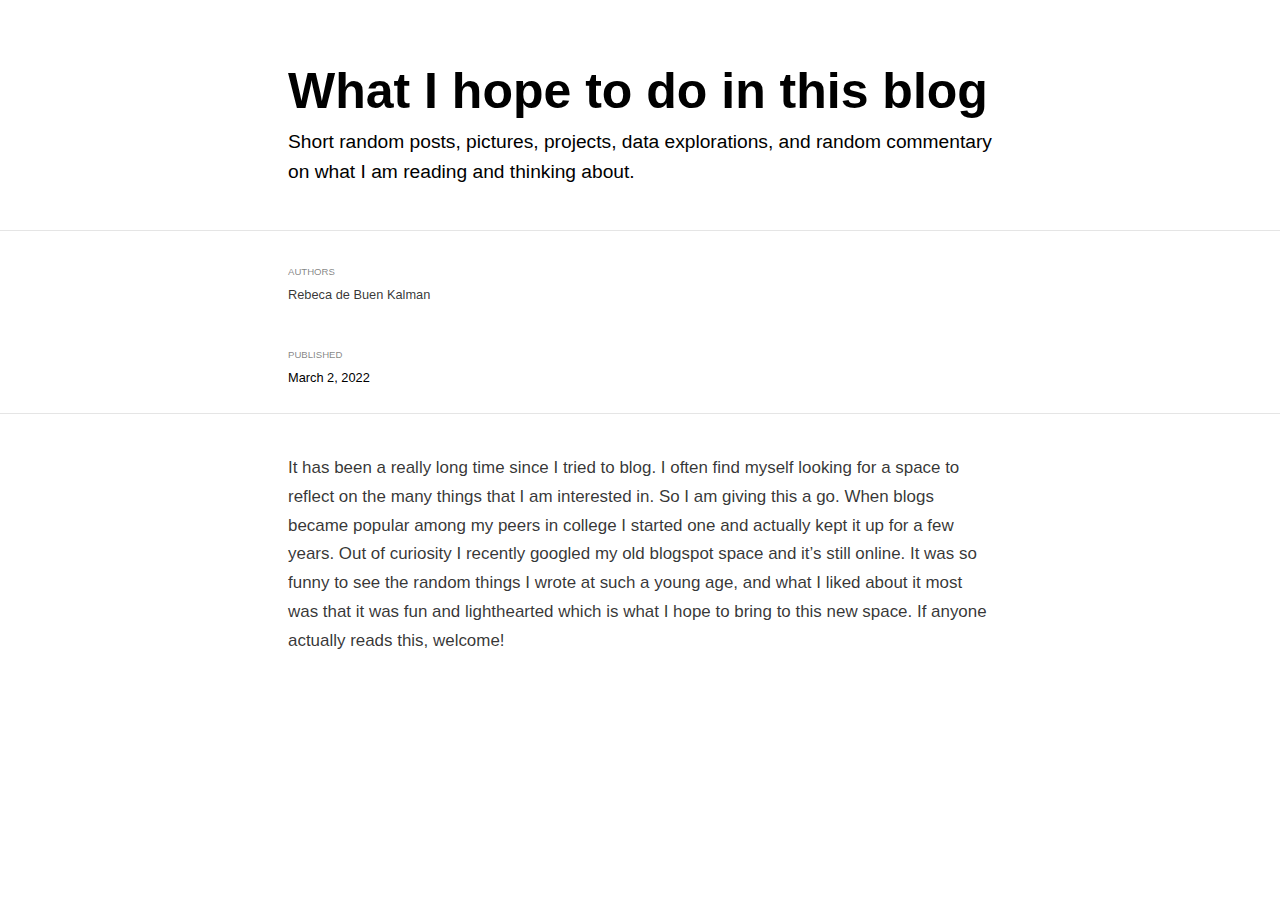
<file: _posts/2020-12-22-welcome/welcome.html>
<!DOCTYPE html>

<html xmlns="http://www.w3.org/1999/xhtml" lang="" xml:lang="">

<head>
  <meta charset="utf-8"/>
  <meta name="viewport" content="width=device-width, initial-scale=1"/>
  <meta http-equiv="X-UA-Compatible" content="IE=Edge,chrome=1"/>
  <meta name="generator" content="distill" />

  <style type="text/css">
  /* Hide doc at startup (prevent jankiness while JS renders/transforms) */
  body {
    visibility: hidden;
  }
  </style>

 <!--radix_placeholder_import_source-->
 <!--/radix_placeholder_import_source-->

<style type="text/css">code{white-space: pre;}</style>
<style type="text/css" data-origin="pandoc">
pre > code.sourceCode { white-space: pre; position: relative; }
pre > code.sourceCode > span { display: inline-block; line-height: 1.25; }
pre > code.sourceCode > span:empty { height: 1.2em; }
.sourceCode { overflow: visible; }
code.sourceCode > span { color: inherit; text-decoration: inherit; }
div.sourceCode { margin: 1em 0; }
pre.sourceCode { margin: 0; }
@media screen {
div.sourceCode { overflow: auto; }
}
@media print {
pre > code.sourceCode { white-space: pre-wrap; }
pre > code.sourceCode > span { text-indent: -5em; padding-left: 5em; }
}
pre.numberSource code
  { counter-reset: source-line 0; }
pre.numberSource code > span
  { position: relative; left: -4em; counter-increment: source-line; }
pre.numberSource code > span > a:first-child::before
  { content: counter(source-line);
    position: relative; left: -1em; text-align: right; vertical-align: baseline;
    border: none; display: inline-block;
    -webkit-touch-callout: none; -webkit-user-select: none;
    -khtml-user-select: none; -moz-user-select: none;
    -ms-user-select: none; user-select: none;
    padding: 0 4px; width: 4em;
    color: #aaaaaa;
  }
pre.numberSource { margin-left: 3em; border-left: 1px solid #aaaaaa;  padding-left: 4px; }
div.sourceCode
  {   }
@media screen {
pre > code.sourceCode > span > a:first-child::before { text-decoration: underline; }
}
code span.al { color: #ad0000; } /* Alert */
code span.an { color: #5e5e5e; } /* Annotation */
code span.at { } /* Attribute */
code span.bn { color: #ad0000; } /* BaseN */
code span.bu { } /* BuiltIn */
code span.cf { color: #007ba5; } /* ControlFlow */
code span.ch { color: #20794d; } /* Char */
code span.cn { color: #8f5902; } /* Constant */
code span.co { color: #5e5e5e; } /* Comment */
code span.cv { color: #5e5e5e; font-style: italic; } /* CommentVar */
code span.do { color: #5e5e5e; font-style: italic; } /* Documentation */
code span.dt { color: #ad0000; } /* DataType */
code span.dv { color: #ad0000; } /* DecVal */
code span.er { color: #ad0000; } /* Error */
code span.ex { } /* Extension */
code span.fl { color: #ad0000; } /* Float */
code span.fu { color: #4758ab; } /* Function */
code span.im { } /* Import */
code span.in { color: #5e5e5e; } /* Information */
code span.kw { color: #007ba5; } /* Keyword */
code span.op { color: #5e5e5e; } /* Operator */
code span.ot { color: #007ba5; } /* Other */
code span.pp { color: #ad0000; } /* Preprocessor */
code span.sc { color: #5e5e5e; } /* SpecialChar */
code span.ss { color: #20794d; } /* SpecialString */
code span.st { color: #20794d; } /* String */
code span.va { color: #111111; } /* Variable */
code span.vs { color: #20794d; } /* VerbatimString */
code span.wa { color: #5e5e5e; font-style: italic; } /* Warning */
</style>


  <!--radix_placeholder_meta_tags-->
  <title>What I hope to do in this blog</title>

  <meta property="description" itemprop="description" content="Short random posts, pictures, projects, data explorations, and random commentary on what I am reading and thinking about."/>


  <!--  https://schema.org/Article -->
  <meta property="article:published" itemprop="datePublished" content="2022-03-02"/>
  <meta property="article:created" itemprop="dateCreated" content="2022-03-02"/>
  <meta name="article:author" content="Rebeca de Buen Kalman"/>
  <meta name="article:author" content=""/>

  <!--  https://developers.facebook.com/docs/sharing/webmasters#markup -->
  <meta property="og:title" content="What I hope to do in this blog"/>
  <meta property="og:type" content="article"/>
  <meta property="og:description" content="Short random posts, pictures, projects, data explorations, and random commentary on what I am reading and thinking about."/>
  <meta property="og:locale" content="en_US"/>

  <!--  https://dev.twitter.com/cards/types/summary -->
  <meta property="twitter:card" content="summary"/>
  <meta property="twitter:title" content="What I hope to do in this blog"/>
  <meta property="twitter:description" content="Short random posts, pictures, projects, data explorations, and random commentary on what I am reading and thinking about."/>

  <!--/radix_placeholder_meta_tags-->
  <!--radix_placeholder_rmarkdown_metadata-->

  <script type="text/json" id="radix-rmarkdown-metadata">
  {"type":"list","attributes":{"names":{"type":"character","attributes":{},"value":["title","description","author","output","date"]}},"value":[{"type":"character","attributes":{},"value":["What I hope to do in this blog"]},{"type":"character","attributes":{},"value":["Short random posts, pictures, projects, data explorations, and random commentary on what I am reading and thinking about."]},{"type":"list","attributes":{},"value":[{"type":"list","attributes":{"names":{"type":"character","attributes":{},"value":["name"]}},"value":[{"type":"character","attributes":{},"value":["Rebeca de Buen Kalman"]}]},{"type":"list","attributes":{"names":{"type":"character","attributes":{},"value":["date"]}},"value":[{"type":"character","attributes":{},"value":["1-29-2022"]}]}]},{"type":"list","attributes":{"names":{"type":"character","attributes":{},"value":["distill::distill_article"]}},"value":[{"type":"list","attributes":{"names":{"type":"character","attributes":{},"value":["self_contained"]}},"value":[{"type":"logical","attributes":{},"value":[false]}]}]},{"type":"character","attributes":{},"value":["03-02-2022"]}]}
  </script>
  <!--/radix_placeholder_rmarkdown_metadata-->
  
  <script type="text/json" id="radix-resource-manifest">
  {"type":"character","attributes":{},"value":["welcome_files/anchor-4.2.2/anchor.min.js","welcome_files/bowser-1.9.3/bowser.min.js","welcome_files/distill-2.2.21/template.v2.js","welcome_files/header-attrs-2.11/header-attrs.js","welcome_files/header-attrs-2.6.3/header-attrs.js","welcome_files/header-attrs-2.6.6/header-attrs.js","welcome_files/jquery-1.11.3/jquery.min.js","welcome_files/jquery-3.6.0/jquery-3.6.0.js","welcome_files/jquery-3.6.0/jquery-3.6.0.min.js","welcome_files/jquery-3.6.0/jquery-3.6.0.min.map","welcome_files/popper-2.6.0/popper.min.js","welcome_files/tippy-6.2.7/tippy-bundle.umd.min.js","welcome_files/tippy-6.2.7/tippy-light-border.css","welcome_files/tippy-6.2.7/tippy.css","welcome_files/tippy-6.2.7/tippy.umd.min.js","welcome_files/webcomponents-2.0.0/webcomponents.js"]}
  </script>
  <!--radix_placeholder_navigation_in_header-->
  <!--/radix_placeholder_navigation_in_header-->
  <!--radix_placeholder_distill-->

  <style type="text/css">

  body {
    background-color: white;
  }

  .pandoc-table {
    width: 100%;
  }

  .pandoc-table>caption {
    margin-bottom: 10px;
  }

  .pandoc-table th:not([align]) {
    text-align: left;
  }

  .pagedtable-footer {
    font-size: 15px;
  }

  d-byline .byline {
    grid-template-columns: 2fr 2fr;
  }

  d-byline .byline h3 {
    margin-block-start: 1.5em;
  }

  d-byline .byline .authors-affiliations h3 {
    margin-block-start: 0.5em;
  }

  .authors-affiliations .orcid-id {
    width: 16px;
    height:16px;
    margin-left: 4px;
    margin-right: 4px;
    vertical-align: middle;
    padding-bottom: 2px;
  }

  d-title .dt-tags {
    margin-top: 1em;
    grid-column: text;
  }

  .dt-tags .dt-tag {
    text-decoration: none;
    display: inline-block;
    color: rgba(0,0,0,0.6);
    padding: 0em 0.4em;
    margin-right: 0.5em;
    margin-bottom: 0.4em;
    font-size: 70%;
    border: 1px solid rgba(0,0,0,0.2);
    border-radius: 3px;
    text-transform: uppercase;
    font-weight: 500;
  }

  d-article table.gt_table td,
  d-article table.gt_table th {
    border-bottom: none;
  }

  .html-widget {
    margin-bottom: 2.0em;
  }

  .l-screen-inset {
    padding-right: 16px;
  }

  .l-screen .caption {
    margin-left: 10px;
  }

  .shaded {
    background: rgb(247, 247, 247);
    padding-top: 20px;
    padding-bottom: 20px;
    border-top: 1px solid rgba(0, 0, 0, 0.1);
    border-bottom: 1px solid rgba(0, 0, 0, 0.1);
  }

  .shaded .html-widget {
    margin-bottom: 0;
    border: 1px solid rgba(0, 0, 0, 0.1);
  }

  .shaded .shaded-content {
    background: white;
  }

  .text-output {
    margin-top: 0;
    line-height: 1.5em;
  }

  .hidden {
    display: none !important;
  }

  d-article {
    padding-top: 2.5rem;
    padding-bottom: 30px;
  }

  d-appendix {
    padding-top: 30px;
  }

  d-article>p>img {
    width: 100%;
  }

  d-article h2 {
    margin: 1rem 0 1.5rem 0;
  }

  d-article h3 {
    margin-top: 1.5rem;
  }

  d-article iframe {
    border: 1px solid rgba(0, 0, 0, 0.1);
    margin-bottom: 2.0em;
    width: 100%;
  }

  /* Tweak code blocks */

  d-article div.sourceCode code,
  d-article pre code {
    font-family: Consolas, Monaco, 'Andale Mono', 'Ubuntu Mono', monospace;
  }

  d-article pre,
  d-article div.sourceCode,
  d-article div.sourceCode pre {
    overflow: auto;
  }

  d-article div.sourceCode {
    background-color: white;
  }

  d-article div.sourceCode pre {
    padding-left: 10px;
    font-size: 12px;
    border-left: 2px solid rgba(0,0,0,0.1);
  }

  d-article pre {
    font-size: 12px;
    color: black;
    background: none;
    margin-top: 0;
    text-align: left;
    white-space: pre;
    word-spacing: normal;
    word-break: normal;
    word-wrap: normal;
    line-height: 1.5;

    -moz-tab-size: 4;
    -o-tab-size: 4;
    tab-size: 4;

    -webkit-hyphens: none;
    -moz-hyphens: none;
    -ms-hyphens: none;
    hyphens: none;
  }

  d-article pre a {
    border-bottom: none;
  }

  d-article pre a:hover {
    border-bottom: none;
    text-decoration: underline;
  }

  d-article details {
    grid-column: text;
    margin-bottom: 0.8em;
  }

  @media(min-width: 768px) {

  d-article pre,
  d-article div.sourceCode,
  d-article div.sourceCode pre {
    overflow: visible !important;
  }

  d-article div.sourceCode pre {
    padding-left: 18px;
    font-size: 14px;
  }

  d-article pre {
    font-size: 14px;
  }

  }

  figure img.external {
    background: white;
    border: 1px solid rgba(0, 0, 0, 0.1);
    box-shadow: 0 1px 8px rgba(0, 0, 0, 0.1);
    padding: 18px;
    box-sizing: border-box;
  }

  /* CSS for d-contents */

  .d-contents {
    grid-column: text;
    color: rgba(0,0,0,0.8);
    font-size: 0.9em;
    padding-bottom: 1em;
    margin-bottom: 1em;
    padding-bottom: 0.5em;
    margin-bottom: 1em;
    padding-left: 0.25em;
    justify-self: start;
  }

  @media(min-width: 1000px) {
    .d-contents.d-contents-float {
      height: 0;
      grid-column-start: 1;
      grid-column-end: 4;
      justify-self: center;
      padding-right: 3em;
      padding-left: 2em;
    }
  }

  .d-contents nav h3 {
    font-size: 18px;
    margin-top: 0;
    margin-bottom: 1em;
  }

  .d-contents li {
    list-style-type: none
  }

  .d-contents nav > ul {
    padding-left: 0;
  }

  .d-contents ul {
    padding-left: 1em
  }

  .d-contents nav ul li {
    margin-top: 0.6em;
    margin-bottom: 0.2em;
  }

  .d-contents nav a {
    font-size: 13px;
    border-bottom: none;
    text-decoration: none
    color: rgba(0, 0, 0, 0.8);
  }

  .d-contents nav a:hover {
    text-decoration: underline solid rgba(0, 0, 0, 0.6)
  }

  .d-contents nav > ul > li > a {
    font-weight: 600;
  }

  .d-contents nav > ul > li > ul {
    font-weight: inherit;
  }

  .d-contents nav > ul > li > ul > li {
    margin-top: 0.2em;
  }


  .d-contents nav ul {
    margin-top: 0;
    margin-bottom: 0.25em;
  }

  .d-article-with-toc h2:nth-child(2) {
    margin-top: 0;
  }


  /* Figure */

  .figure {
    position: relative;
    margin-bottom: 2.5em;
    margin-top: 1.5em;
  }

  .figure img {
    width: 100%;
  }

  .figure .caption {
    color: rgba(0, 0, 0, 0.6);
    font-size: 12px;
    line-height: 1.5em;
  }

  .figure img.external {
    background: white;
    border: 1px solid rgba(0, 0, 0, 0.1);
    box-shadow: 0 1px 8px rgba(0, 0, 0, 0.1);
    padding: 18px;
    box-sizing: border-box;
  }

  .figure .caption a {
    color: rgba(0, 0, 0, 0.6);
  }

  .figure .caption b,
  .figure .caption strong, {
    font-weight: 600;
    color: rgba(0, 0, 0, 1.0);
  }

  /* Citations */

  d-article .citation {
    color: inherit;
    cursor: inherit;
  }

  div.hanging-indent{
    margin-left: 1em; text-indent: -1em;
  }

  /* Citation hover box */

  .tippy-box[data-theme~=light-border] {
    background-color: rgba(250, 250, 250, 0.95);
  }

  .tippy-content > p {
    margin-bottom: 0;
    padding: 2px;
  }


  /* Tweak 1000px media break to show more text */

  @media(min-width: 1000px) {
    .base-grid,
    distill-header,
    d-title,
    d-abstract,
    d-article,
    d-appendix,
    distill-appendix,
    d-byline,
    d-footnote-list,
    d-citation-list,
    distill-footer {
      grid-template-columns: [screen-start] 1fr [page-start kicker-start] 80px [middle-start] 50px [text-start kicker-end] 65px 65px 65px 65px 65px 65px 65px 65px [text-end gutter-start] 65px [middle-end] 65px [page-end gutter-end] 1fr [screen-end];
      grid-column-gap: 16px;
    }

    .grid {
      grid-column-gap: 16px;
    }

    d-article {
      font-size: 1.06rem;
      line-height: 1.7em;
    }
    figure .caption, .figure .caption, figure figcaption {
      font-size: 13px;
    }
  }

  @media(min-width: 1180px) {
    .base-grid,
    distill-header,
    d-title,
    d-abstract,
    d-article,
    d-appendix,
    distill-appendix,
    d-byline,
    d-footnote-list,
    d-citation-list,
    distill-footer {
      grid-template-columns: [screen-start] 1fr [page-start kicker-start] 60px [middle-start] 60px [text-start kicker-end] 60px 60px 60px 60px 60px 60px 60px 60px [text-end gutter-start] 60px [middle-end] 60px [page-end gutter-end] 1fr [screen-end];
      grid-column-gap: 32px;
    }

    .grid {
      grid-column-gap: 32px;
    }
  }


  /* Get the citation styles for the appendix (not auto-injected on render since
     we do our own rendering of the citation appendix) */

  d-appendix .citation-appendix,
  .d-appendix .citation-appendix {
    font-size: 11px;
    line-height: 15px;
    border-left: 1px solid rgba(0, 0, 0, 0.1);
    padding-left: 18px;
    border: 1px solid rgba(0,0,0,0.1);
    background: rgba(0, 0, 0, 0.02);
    padding: 10px 18px;
    border-radius: 3px;
    color: rgba(150, 150, 150, 1);
    overflow: hidden;
    margin-top: -12px;
    white-space: pre-wrap;
    word-wrap: break-word;
  }

  /* Include appendix styles here so they can be overridden */

  d-appendix {
    contain: layout style;
    font-size: 0.8em;
    line-height: 1.7em;
    margin-top: 60px;
    margin-bottom: 0;
    border-top: 1px solid rgba(0, 0, 0, 0.1);
    color: rgba(0,0,0,0.5);
    padding-top: 60px;
    padding-bottom: 48px;
  }

  d-appendix h3 {
    grid-column: page-start / text-start;
    font-size: 15px;
    font-weight: 500;
    margin-top: 1em;
    margin-bottom: 0;
    color: rgba(0,0,0,0.65);
  }

  d-appendix h3 + * {
    margin-top: 1em;
  }

  d-appendix ol {
    padding: 0 0 0 15px;
  }

  @media (min-width: 768px) {
    d-appendix ol {
      padding: 0 0 0 30px;
      margin-left: -30px;
    }
  }

  d-appendix li {
    margin-bottom: 1em;
  }

  d-appendix a {
    color: rgba(0, 0, 0, 0.6);
  }

  d-appendix > * {
    grid-column: text;
  }

  d-appendix > d-footnote-list,
  d-appendix > d-citation-list,
  d-appendix > distill-appendix {
    grid-column: screen;
  }

  /* Include footnote styles here so they can be overridden */

  d-footnote-list {
    contain: layout style;
  }

  d-footnote-list > * {
    grid-column: text;
  }

  d-footnote-list a.footnote-backlink {
    color: rgba(0,0,0,0.3);
    padding-left: 0.5em;
  }



  /* Anchor.js */

  .anchorjs-link {
    /*transition: all .25s linear; */
    text-decoration: none;
    border-bottom: none;
  }
  *:hover > .anchorjs-link {
    margin-left: -1.125em !important;
    text-decoration: none;
    border-bottom: none;
  }

  /* Social footer */

  .social_footer {
    margin-top: 30px;
    margin-bottom: 0;
    color: rgba(0,0,0,0.67);
  }

  .disqus-comments {
    margin-right: 30px;
  }

  .disqus-comment-count {
    border-bottom: 1px solid rgba(0, 0, 0, 0.4);
    cursor: pointer;
  }

  #disqus_thread {
    margin-top: 30px;
  }

  .article-sharing a {
    border-bottom: none;
    margin-right: 8px;
  }

  .article-sharing a:hover {
    border-bottom: none;
  }

  .sidebar-section.subscribe {
    font-size: 12px;
    line-height: 1.6em;
  }

  .subscribe p {
    margin-bottom: 0.5em;
  }


  .article-footer .subscribe {
    font-size: 15px;
    margin-top: 45px;
  }


  .sidebar-section.custom {
    font-size: 12px;
    line-height: 1.6em;
  }

  .custom p {
    margin-bottom: 0.5em;
  }

  /* Styles for listing layout (hide title) */
  .layout-listing d-title, .layout-listing .d-title {
    display: none;
  }

  /* Styles for posts lists (not auto-injected) */


  .posts-with-sidebar {
    padding-left: 45px;
    padding-right: 45px;
  }

  .posts-list .description h2,
  .posts-list .description p {
    font-family: -apple-system, BlinkMacSystemFont, "Segoe UI", Roboto, Oxygen, Ubuntu, Cantarell, "Fira Sans", "Droid Sans", "Helvetica Neue", Arial, sans-serif;
  }

  .posts-list .description h2 {
    font-weight: 700;
    border-bottom: none;
    padding-bottom: 0;
  }

  .posts-list h2.post-tag {
    border-bottom: 1px solid rgba(0, 0, 0, 0.2);
    padding-bottom: 12px;
  }
  .posts-list {
    margin-top: 60px;
    margin-bottom: 24px;
  }

  .posts-list .post-preview {
    text-decoration: none;
    overflow: hidden;
    display: block;
    border-bottom: 1px solid rgba(0, 0, 0, 0.1);
    padding: 24px 0;
  }

  .post-preview-last {
    border-bottom: none !important;
  }

  .posts-list .posts-list-caption {
    grid-column: screen;
    font-weight: 400;
  }

  .posts-list .post-preview h2 {
    margin: 0 0 6px 0;
    line-height: 1.2em;
    font-style: normal;
    font-size: 24px;
  }

  .posts-list .post-preview p {
    margin: 0 0 12px 0;
    line-height: 1.4em;
    font-size: 16px;
  }

  .posts-list .post-preview .thumbnail {
    box-sizing: border-box;
    margin-bottom: 24px;
    position: relative;
    max-width: 500px;
  }
  .posts-list .post-preview img {
    width: 100%;
    display: block;
  }

  .posts-list .metadata {
    font-size: 12px;
    line-height: 1.4em;
    margin-bottom: 18px;
  }

  .posts-list .metadata > * {
    display: inline-block;
  }

  .posts-list .metadata .publishedDate {
    margin-right: 2em;
  }

  .posts-list .metadata .dt-authors {
    display: block;
    margin-top: 0.3em;
    margin-right: 2em;
  }

  .posts-list .dt-tags {
    display: block;
    line-height: 1em;
  }

  .posts-list .dt-tags .dt-tag {
    display: inline-block;
    color: rgba(0,0,0,0.6);
    padding: 0.3em 0.4em;
    margin-right: 0.2em;
    margin-bottom: 0.4em;
    font-size: 60%;
    border: 1px solid rgba(0,0,0,0.2);
    border-radius: 3px;
    text-transform: uppercase;
    font-weight: 500;
  }

  .posts-list img {
    opacity: 1;
  }

  .posts-list img[data-src] {
    opacity: 0;
  }

  .posts-more {
    clear: both;
  }


  .posts-sidebar {
    font-size: 16px;
  }

  .posts-sidebar h3 {
    font-size: 16px;
    margin-top: 0;
    margin-bottom: 0.5em;
    font-weight: 400;
    text-transform: uppercase;
  }

  .sidebar-section {
    margin-bottom: 30px;
  }

  .categories ul {
    list-style-type: none;
    margin: 0;
    padding: 0;
  }

  .categories li {
    color: rgba(0, 0, 0, 0.8);
    margin-bottom: 0;
  }

  .categories li>a {
    border-bottom: none;
  }

  .categories li>a:hover {
    border-bottom: 1px solid rgba(0, 0, 0, 0.4);
  }

  .categories .active {
    font-weight: 600;
  }

  .categories .category-count {
    color: rgba(0, 0, 0, 0.4);
  }


  @media(min-width: 768px) {
    .posts-list .post-preview h2 {
      font-size: 26px;
    }
    .posts-list .post-preview .thumbnail {
      float: right;
      width: 30%;
      margin-bottom: 0;
    }
    .posts-list .post-preview .description {
      float: left;
      width: 45%;
    }
    .posts-list .post-preview .metadata {
      float: left;
      width: 20%;
      margin-top: 8px;
    }
    .posts-list .post-preview p {
      margin: 0 0 12px 0;
      line-height: 1.5em;
      font-size: 16px;
    }
    .posts-with-sidebar .posts-list {
      float: left;
      width: 75%;
    }
    .posts-with-sidebar .posts-sidebar {
      float: right;
      width: 20%;
      margin-top: 60px;
      padding-top: 24px;
      padding-bottom: 24px;
    }
  }


  /* Improve display for browsers without grid (IE/Edge <= 15) */

  .downlevel {
    line-height: 1.6em;
    font-family: -apple-system, BlinkMacSystemFont, "Segoe UI", Roboto, Oxygen, Ubuntu, Cantarell, "Fira Sans", "Droid Sans", "Helvetica Neue", Arial, sans-serif;
    margin: 0;
  }

  .downlevel .d-title {
    padding-top: 6rem;
    padding-bottom: 1.5rem;
  }

  .downlevel .d-title h1 {
    font-size: 50px;
    font-weight: 700;
    line-height: 1.1em;
    margin: 0 0 0.5rem;
  }

  .downlevel .d-title p {
    font-weight: 300;
    font-size: 1.2rem;
    line-height: 1.55em;
    margin-top: 0;
  }

  .downlevel .d-byline {
    padding-top: 0.8em;
    padding-bottom: 0.8em;
    font-size: 0.8rem;
    line-height: 1.8em;
  }

  .downlevel .section-separator {
    border: none;
    border-top: 1px solid rgba(0, 0, 0, 0.1);
  }

  .downlevel .d-article {
    font-size: 1.06rem;
    line-height: 1.7em;
    padding-top: 1rem;
    padding-bottom: 2rem;
  }


  .downlevel .d-appendix {
    padding-left: 0;
    padding-right: 0;
    max-width: none;
    font-size: 0.8em;
    line-height: 1.7em;
    margin-bottom: 0;
    color: rgba(0,0,0,0.5);
    padding-top: 40px;
    padding-bottom: 48px;
  }

  .downlevel .footnotes ol {
    padding-left: 13px;
  }

  .downlevel .base-grid,
  .downlevel .distill-header,
  .downlevel .d-title,
  .downlevel .d-abstract,
  .downlevel .d-article,
  .downlevel .d-appendix,
  .downlevel .distill-appendix,
  .downlevel .d-byline,
  .downlevel .d-footnote-list,
  .downlevel .d-citation-list,
  .downlevel .distill-footer,
  .downlevel .appendix-bottom,
  .downlevel .posts-container {
    padding-left: 40px;
    padding-right: 40px;
  }

  @media(min-width: 768px) {
    .downlevel .base-grid,
    .downlevel .distill-header,
    .downlevel .d-title,
    .downlevel .d-abstract,
    .downlevel .d-article,
    .downlevel .d-appendix,
    .downlevel .distill-appendix,
    .downlevel .d-byline,
    .downlevel .d-footnote-list,
    .downlevel .d-citation-list,
    .downlevel .distill-footer,
    .downlevel .appendix-bottom,
    .downlevel .posts-container {
    padding-left: 150px;
    padding-right: 150px;
    max-width: 900px;
  }
  }

  .downlevel pre code {
    display: block;
    border-left: 2px solid rgba(0, 0, 0, .1);
    padding: 0 0 0 20px;
    font-size: 14px;
  }

  .downlevel code, .downlevel pre {
    color: black;
    background: none;
    font-family: Consolas, Monaco, 'Andale Mono', 'Ubuntu Mono', monospace;
    text-align: left;
    white-space: pre;
    word-spacing: normal;
    word-break: normal;
    word-wrap: normal;
    line-height: 1.5;

    -moz-tab-size: 4;
    -o-tab-size: 4;
    tab-size: 4;

    -webkit-hyphens: none;
    -moz-hyphens: none;
    -ms-hyphens: none;
    hyphens: none;
  }

  .downlevel .posts-list .post-preview {
    color: inherit;
  }



  </style>

  <script type="application/javascript">

  function is_downlevel_browser() {
    if (bowser.isUnsupportedBrowser({ msie: "12", msedge: "16"},
                                   window.navigator.userAgent)) {
      return true;
    } else {
      return window.load_distill_framework === undefined;
    }
  }

  // show body when load is complete
  function on_load_complete() {

    // add anchors
    if (window.anchors) {
      window.anchors.options.placement = 'left';
      window.anchors.add('d-article > h2, d-article > h3, d-article > h4, d-article > h5');
    }


    // set body to visible
    document.body.style.visibility = 'visible';

    // force redraw for leaflet widgets
    if (window.HTMLWidgets) {
      var maps = window.HTMLWidgets.findAll(".leaflet");
      $.each(maps, function(i, el) {
        var map = this.getMap();
        map.invalidateSize();
        map.eachLayer(function(layer) {
          if (layer instanceof L.TileLayer)
            layer.redraw();
        });
      });
    }

    // trigger 'shown' so htmlwidgets resize
    $('d-article').trigger('shown');
  }

  function init_distill() {

    init_common();

    // create front matter
    var front_matter = $('<d-front-matter></d-front-matter>');
    $('#distill-front-matter').wrap(front_matter);

    // create d-title
    $('.d-title').changeElementType('d-title');

    // create d-byline
    var byline = $('<d-byline></d-byline>');
    $('.d-byline').replaceWith(byline);

    // create d-article
    var article = $('<d-article></d-article>');
    $('.d-article').wrap(article).children().unwrap();

    // move posts container into article
    $('.posts-container').appendTo($('d-article'));

    // create d-appendix
    $('.d-appendix').changeElementType('d-appendix');

    // flag indicating that we have appendix items
    var appendix = $('.appendix-bottom').children('h3').length > 0;

    // replace footnotes with <d-footnote>
    $('.footnote-ref').each(function(i, val) {
      appendix = true;
      var href = $(this).attr('href');
      var id = href.replace('#', '');
      var fn = $('#' + id);
      var fn_p = $('#' + id + '>p');
      fn_p.find('.footnote-back').remove();
      var text = fn_p.html();
      var dtfn = $('<d-footnote></d-footnote>');
      dtfn.html(text);
      $(this).replaceWith(dtfn);
    });
    // remove footnotes
    $('.footnotes').remove();

    // move refs into #references-listing
    $('#references-listing').replaceWith($('#refs'));

    $('h1.appendix, h2.appendix').each(function(i, val) {
      $(this).changeElementType('h3');
    });
    $('h3.appendix').each(function(i, val) {
      var id = $(this).attr('id');
      $('.d-contents a[href="#' + id + '"]').parent().remove();
      appendix = true;
      $(this).nextUntil($('h1, h2, h3')).addBack().appendTo($('d-appendix'));
    });

    // show d-appendix if we have appendix content
    $("d-appendix").css('display', appendix ? 'grid' : 'none');

    // localize layout chunks to just output
    $('.layout-chunk').each(function(i, val) {

      // capture layout
      var layout = $(this).attr('data-layout');

      // apply layout to markdown level block elements
      var elements = $(this).children().not('details, div.sourceCode, pre, script');
      elements.each(function(i, el) {
        var layout_div = $('<div class="' + layout + '"></div>');
        if (layout_div.hasClass('shaded')) {
          var shaded_content = $('<div class="shaded-content"></div>');
          $(this).wrap(shaded_content);
          $(this).parent().wrap(layout_div);
        } else {
          $(this).wrap(layout_div);
        }
      });


      // unwrap the layout-chunk div
      $(this).children().unwrap();
    });

    // remove code block used to force  highlighting css
    $('.distill-force-highlighting-css').parent().remove();

    // remove empty line numbers inserted by pandoc when using a
    // custom syntax highlighting theme
    $('code.sourceCode a:empty').remove();

    // load distill framework
    load_distill_framework();

    // wait for window.distillRunlevel == 4 to do post processing
    function distill_post_process() {

      if (!window.distillRunlevel || window.distillRunlevel < 4)
        return;

      // hide author/affiliations entirely if we have no authors
      var front_matter = JSON.parse($("#distill-front-matter").html());
      var have_authors = front_matter.authors && front_matter.authors.length > 0;
      if (!have_authors)
        $('d-byline').addClass('hidden');

      // article with toc class
      $('.d-contents').parent().addClass('d-article-with-toc');

      // strip links that point to #
      $('.authors-affiliations').find('a[href="#"]').removeAttr('href');

      // add orcid ids
      $('.authors-affiliations').find('.author').each(function(i, el) {
        var orcid_id = front_matter.authors[i].orcidID;
        if (orcid_id) {
          var a = $('<a></a>');
          a.attr('href', 'https://orcid.org/' + orcid_id);
          var img = $('<img></img>');
          img.addClass('orcid-id');
          img.attr('alt', 'ORCID ID');
          img.attr('src','[data-uri]');
          a.append(img);
          $(this).append(a);
        }
      });

      // hide elements of author/affiliations grid that have no value
      function hide_byline_column(caption) {
        $('d-byline').find('h3:contains("' + caption + '")').parent().css('visibility', 'hidden');
      }

      // affiliations
      var have_affiliations = false;
      for (var i = 0; i<front_matter.authors.length; ++i) {
        var author = front_matter.authors[i];
        if (author.affiliation !== "&nbsp;") {
          have_affiliations = true;
          break;
        }
      }
      if (!have_affiliations)
        $('d-byline').find('h3:contains("Affiliations")').css('visibility', 'hidden');

      // published date
      if (!front_matter.publishedDate)
        hide_byline_column("Published");

      // document object identifier
      var doi = $('d-byline').find('h3:contains("DOI")');
      var doi_p = doi.next().empty();
      if (!front_matter.doi) {
        // if we have a citation and valid citationText then link to that
        if ($('#citation').length > 0 && front_matter.citationText) {
          doi.html('Citation');
          $('<a href="#citation"></a>')
            .text(front_matter.citationText)
            .appendTo(doi_p);
        } else {
          hide_byline_column("DOI");
        }
      } else {
        $('<a></a>')
           .attr('href', "https://doi.org/" + front_matter.doi)
           .html(front_matter.doi)
           .appendTo(doi_p);
      }

       // change plural form of authors/affiliations
      if (front_matter.authors.length === 1) {
        var grid = $('.authors-affiliations');
        grid.children('h3:contains("Authors")').text('Author');
        grid.children('h3:contains("Affiliations")').text('Affiliation');
      }

      // remove d-appendix and d-footnote-list local styles
      $('d-appendix > style:first-child').remove();
      $('d-footnote-list > style:first-child').remove();

      // move appendix-bottom entries to the bottom
      $('.appendix-bottom').appendTo('d-appendix').children().unwrap();
      $('.appendix-bottom').remove();

      // hoverable references
      $('span.citation[data-cites]').each(function() {
        var refs = $(this).attr('data-cites').split(" ");
        var refHtml = refs.map(function(ref) {
          return "<p>" + $('#ref-' + ref).html() + "</p>";
        }).join("\n");
        window.tippy(this, {
          allowHTML: true,
          content: refHtml,
          maxWidth: 500,
          interactive: true,
          interactiveBorder: 10,
          theme: 'light-border',
          placement: 'bottom-start'
        });
      });

      // clear polling timer
      clearInterval(tid);

      // show body now that everything is ready
      on_load_complete();
    }

    var tid = setInterval(distill_post_process, 50);
    distill_post_process();

  }

  function init_downlevel() {

    init_common();

     // insert hr after d-title
    $('.d-title').after($('<hr class="section-separator"/>'));

    // check if we have authors
    var front_matter = JSON.parse($("#distill-front-matter").html());
    var have_authors = front_matter.authors && front_matter.authors.length > 0;

    // manage byline/border
    if (!have_authors)
      $('.d-byline').remove();
    $('.d-byline').after($('<hr class="section-separator"/>'));
    $('.d-byline a').remove();

    // remove toc
    $('.d-contents').remove();

    // move appendix elements
    $('h1.appendix, h2.appendix').each(function(i, val) {
      $(this).changeElementType('h3');
    });
    $('h3.appendix').each(function(i, val) {
      $(this).nextUntil($('h1, h2, h3')).addBack().appendTo($('.d-appendix'));
    });


    // inject headers into references and footnotes
    var refs_header = $('<h3></h3>');
    refs_header.text('References');
    $('#refs').prepend(refs_header);

    var footnotes_header = $('<h3></h3');
    footnotes_header.text('Footnotes');
    $('.footnotes').children('hr').first().replaceWith(footnotes_header);

    // move appendix-bottom entries to the bottom
    $('.appendix-bottom').appendTo('.d-appendix').children().unwrap();
    $('.appendix-bottom').remove();

    // remove appendix if it's empty
    if ($('.d-appendix').children().length === 0)
      $('.d-appendix').remove();

    // prepend separator above appendix
    $('.d-appendix').before($('<hr class="section-separator" style="clear: both"/>'));

    // trim code
    $('pre>code').each(function(i, val) {
      $(this).html($.trim($(this).html()));
    });

    // move posts-container right before article
    $('.posts-container').insertBefore($('.d-article'));

    $('body').addClass('downlevel');

    on_load_complete();
  }


  function init_common() {

    // jquery plugin to change element types
    (function($) {
      $.fn.changeElementType = function(newType) {
        var attrs = {};

        $.each(this[0].attributes, function(idx, attr) {
          attrs[attr.nodeName] = attr.nodeValue;
        });

        this.replaceWith(function() {
          return $("<" + newType + "/>", attrs).append($(this).contents());
        });
      };
    })(jQuery);

    // prevent underline for linked images
    $('a > img').parent().css({'border-bottom' : 'none'});

    // mark non-body figures created by knitr chunks as 100% width
    $('.layout-chunk').each(function(i, val) {
      var figures = $(this).find('img, .html-widget');
      if ($(this).attr('data-layout') !== "l-body") {
        figures.css('width', '100%');
      } else {
        figures.css('max-width', '100%');
        figures.filter("[width]").each(function(i, val) {
          var fig = $(this);
          fig.css('width', fig.attr('width') + 'px');
        });

      }
    });

    // auto-append index.html to post-preview links in file: protocol
    // and in rstudio ide preview
    $('.post-preview').each(function(i, val) {
      if (window.location.protocol === "file:")
        $(this).attr('href', $(this).attr('href') + "index.html");
    });

    // get rid of index.html references in header
    if (window.location.protocol !== "file:") {
      $('.distill-site-header a[href]').each(function(i,val) {
        $(this).attr('href', $(this).attr('href').replace("index.html", "./"));
      });
    }

    // add class to pandoc style tables
    $('tr.header').parent('thead').parent('table').addClass('pandoc-table');
    $('.kable-table').children('table').addClass('pandoc-table');

    // add figcaption style to table captions
    $('caption').parent('table').addClass("figcaption");

    // initialize posts list
    if (window.init_posts_list)
      window.init_posts_list();

    // implmement disqus comment link
    $('.disqus-comment-count').click(function() {
      window.headroom_prevent_pin = true;
      $('#disqus_thread').toggleClass('hidden');
      if (!$('#disqus_thread').hasClass('hidden')) {
        var offset = $(this).offset();
        $(window).resize();
        $('html, body').animate({
          scrollTop: offset.top - 35
        });
      }
    });
  }

  document.addEventListener('DOMContentLoaded', function() {
    if (is_downlevel_browser())
      init_downlevel();
    else
      window.addEventListener('WebComponentsReady', init_distill);
  });

  </script>

  <!--/radix_placeholder_distill-->
  <script src="welcome_files/header-attrs-2.11/header-attrs.js"></script>
  <script src="welcome_files/jquery-3.6.0/jquery-3.6.0.min.js"></script>
  <script src="welcome_files/popper-2.6.0/popper.min.js"></script>
  <link href="welcome_files/tippy-6.2.7/tippy.css" rel="stylesheet" />
  <link href="welcome_files/tippy-6.2.7/tippy-light-border.css" rel="stylesheet" />
  <script src="welcome_files/tippy-6.2.7/tippy.umd.min.js"></script>
  <script src="welcome_files/anchor-4.2.2/anchor.min.js"></script>
  <script src="welcome_files/bowser-1.9.3/bowser.min.js"></script>
  <script src="welcome_files/webcomponents-2.0.0/webcomponents.js"></script>
  <script src="welcome_files/distill-2.2.21/template.v2.js"></script>
  <!--radix_placeholder_site_in_header-->
  <!--/radix_placeholder_site_in_header-->


</head>

<body>

<!--radix_placeholder_front_matter-->

<script id="distill-front-matter" type="text/json">
{"title":"What I hope to do in this blog","description":"Short random posts, pictures, projects, data explorations, and random commentary on what I am reading and thinking about.","authors":[{"author":"Rebeca de Buen Kalman","authorURL":"#","affiliation":"&nbsp;","affiliationURL":"#","orcidID":""},{"author":"","authorURL":"#","affiliation":"&nbsp;","affiliationURL":"#","orcidID":""}],"publishedDate":"2022-03-02T00:00:00.000-08:00","citationText":"Kalman & , 2022"}
</script>

<!--/radix_placeholder_front_matter-->
<!--radix_placeholder_navigation_before_body-->
<!--/radix_placeholder_navigation_before_body-->
<!--radix_placeholder_site_before_body-->
<!--/radix_placeholder_site_before_body-->

<div class="d-title">
<h1>What I hope to do in this blog</h1>
<!--radix_placeholder_categories-->
<!--/radix_placeholder_categories-->
<p>Short random posts, pictures, projects, data explorations, and random commentary on what I am reading and thinking about.</p>
</div>

<div class="d-byline">
  Rebeca de Buen Kalman  
  
,   
  true
  
<br/>03-02-2022
</div>

<div class="d-article">
<p>It has been a really long time since I tried to blog. I often find myself looking for a space to reflect on the many things that I am interested in. So I am giving this a go. When blogs became popular among my peers in college I started one and actually kept it up for a few years. Out of curiosity I recently googled my old blogspot space and it’s still online. It was so funny to see the random things I wrote at such a young age, and what I liked about it most was that it was fun and lighthearted which is what I hope to bring to this new space. If anyone actually reads this, welcome!</p>
<div class="sourceCode" id="cb1"><pre class="sourceCode r distill-force-highlighting-css"><code class="sourceCode r"></code></pre></div>
<!--radix_placeholder_article_footer-->
<!--/radix_placeholder_article_footer-->
</div>

<div class="d-appendix">
</div>


<!--radix_placeholder_site_after_body-->
<!--/radix_placeholder_site_after_body-->
<!--radix_placeholder_appendices-->
<div class="appendix-bottom"></div>
<!--/radix_placeholder_appendices-->
<!--radix_placeholder_navigation_after_body-->
<!--/radix_placeholder_navigation_after_body-->

</body>

</html>
</file>
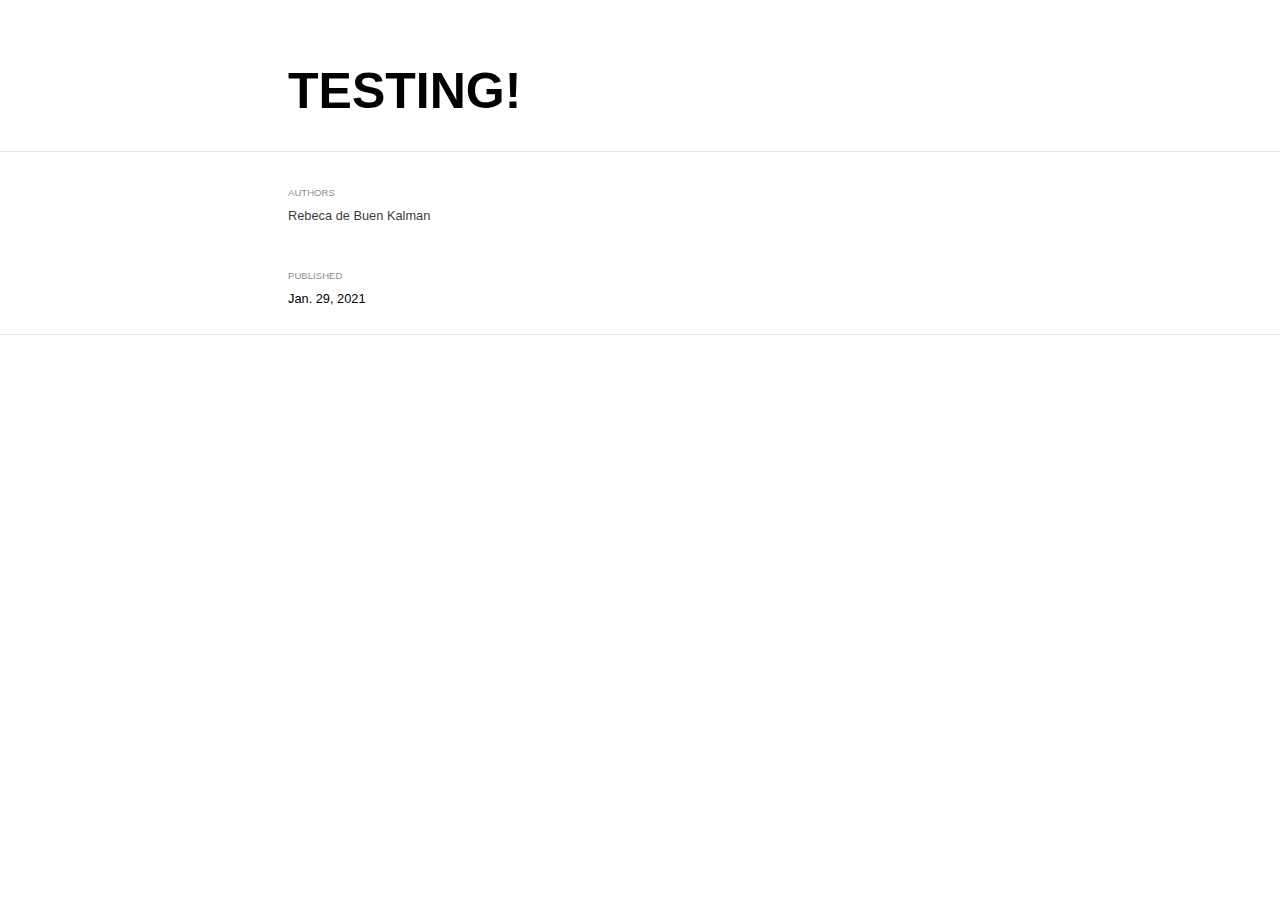
<file: _posts/2021-01-29-tpcrimes/tpcrimes.html>
<!DOCTYPE html>

<html xmlns="http://www.w3.org/1999/xhtml" lang="" xml:lang="">

<head>
  <meta charset="utf-8"/>
  <meta name="viewport" content="width=device-width, initial-scale=1"/>
  <meta http-equiv="X-UA-Compatible" content="IE=Edge,chrome=1"/>
  <meta name="generator" content="distill" />

  <style type="text/css">
  /* Hide doc at startup (prevent jankiness while JS renders/transforms) */
  body {
    visibility: hidden;
  }
  </style>

 <!--radix_placeholder_import_source-->
 <!--/radix_placeholder_import_source-->

<style type="text/css">code{white-space: pre;}</style>
<style type="text/css" data-origin="pandoc">
pre > code.sourceCode { white-space: pre; position: relative; }
pre > code.sourceCode > span { display: inline-block; line-height: 1.25; }
pre > code.sourceCode > span:empty { height: 1.2em; }
.sourceCode { overflow: visible; }
code.sourceCode > span { color: inherit; text-decoration: inherit; }
div.sourceCode { margin: 1em 0; }
pre.sourceCode { margin: 0; }
@media screen {
div.sourceCode { overflow: auto; }
}
@media print {
pre > code.sourceCode { white-space: pre-wrap; }
pre > code.sourceCode > span { text-indent: -5em; padding-left: 5em; }
}
pre.numberSource code
  { counter-reset: source-line 0; }
pre.numberSource code > span
  { position: relative; left: -4em; counter-increment: source-line; }
pre.numberSource code > span > a:first-child::before
  { content: counter(source-line);
    position: relative; left: -1em; text-align: right; vertical-align: baseline;
    border: none; display: inline-block;
    -webkit-touch-callout: none; -webkit-user-select: none;
    -khtml-user-select: none; -moz-user-select: none;
    -ms-user-select: none; user-select: none;
    padding: 0 4px; width: 4em;
    color: #aaaaaa;
  }
pre.numberSource { margin-left: 3em; border-left: 1px solid #aaaaaa;  padding-left: 4px; }
div.sourceCode
  {   }
@media screen {
pre > code.sourceCode > span > a:first-child::before { text-decoration: underline; }
}
code span.al { color: #ad0000; } /* Alert */
code span.an { color: #5e5e5e; } /* Annotation */
code span.at { } /* Attribute */
code span.bn { color: #ad0000; } /* BaseN */
code span.bu { } /* BuiltIn */
code span.cf { color: #007ba5; } /* ControlFlow */
code span.ch { color: #20794d; } /* Char */
code span.cn { color: #8f5902; } /* Constant */
code span.co { color: #5e5e5e; } /* Comment */
code span.cv { color: #5e5e5e; font-style: italic; } /* CommentVar */
code span.do { color: #5e5e5e; font-style: italic; } /* Documentation */
code span.dt { color: #ad0000; } /* DataType */
code span.dv { color: #ad0000; } /* DecVal */
code span.er { color: #ad0000; } /* Error */
code span.ex { } /* Extension */
code span.fl { color: #ad0000; } /* Float */
code span.fu { color: #4758ab; } /* Function */
code span.im { } /* Import */
code span.in { color: #5e5e5e; } /* Information */
code span.kw { color: #007ba5; } /* Keyword */
code span.op { color: #5e5e5e; } /* Operator */
code span.ot { color: #007ba5; } /* Other */
code span.pp { color: #ad0000; } /* Preprocessor */
code span.sc { color: #5e5e5e; } /* SpecialChar */
code span.ss { color: #20794d; } /* SpecialString */
code span.st { color: #20794d; } /* String */
code span.va { color: #111111; } /* Variable */
code span.vs { color: #20794d; } /* VerbatimString */
code span.wa { color: #5e5e5e; font-style: italic; } /* Warning */
</style>


  <!--radix_placeholder_meta_tags-->
  <title> TESTING!</title>



  <!--  https://schema.org/Article -->
  <meta property="article:published" itemprop="datePublished" content="2021-01-29"/>
  <meta property="article:created" itemprop="dateCreated" content="2021-01-29"/>
  <meta name="article:author" content="Rebeca de Buen Kalman"/>
  <meta name="article:author" content=""/>

  <!--  https://developers.facebook.com/docs/sharing/webmasters#markup -->
  <meta property="og:title" content=" TESTING!"/>
  <meta property="og:type" content="article"/>
  <meta property="og:locale" content="en_US"/>

  <!--  https://dev.twitter.com/cards/types/summary -->
  <meta property="twitter:card" content="summary"/>
  <meta property="twitter:title" content=" TESTING!"/>

  <!--/radix_placeholder_meta_tags-->
  <!--radix_placeholder_rmarkdown_metadata-->

  <script type="text/json" id="radix-rmarkdown-metadata">
  {"type":"list","attributes":{"names":{"type":"character","attributes":{},"value":["title","description","author","date","output"]}},"value":[{"type":"character","attributes":{},"value":[" TESTING!"]},{"type":"NULL"},{"type":"list","attributes":{},"value":[{"type":"list","attributes":{"names":{"type":"character","attributes":{},"value":["name","url"]}},"value":[{"type":"character","attributes":{},"value":["Rebeca de Buen Kalman"]},{"type":"list","attributes":{"names":{"type":"character","attributes":{},"value":[]}},"value":[]}]},{"type":"list","attributes":{"names":{"type":"character","attributes":{},"value":["name","url"]}},"value":[{"type":"character","attributes":{},"value":[""]},{"type":"list","attributes":{"names":{"type":"character","attributes":{},"value":[]}},"value":[]}]}]},{"type":"character","attributes":{},"value":["01-29-2021"]},{"type":"list","attributes":{"names":{"type":"character","attributes":{},"value":["distill::distill_article"]}},"value":[{"type":"list","attributes":{"names":{"type":"character","attributes":{},"value":["self_contained"]}},"value":[{"type":"logical","attributes":{},"value":[false]}]}]}]}
  </script>
  <!--/radix_placeholder_rmarkdown_metadata-->
  
  <script type="text/json" id="radix-resource-manifest">
  {"type":"character","attributes":{},"value":["tpcrimes_files/anchor-4.2.2/anchor.min.js","tpcrimes_files/bowser-1.9.3/bowser.min.js","tpcrimes_files/distill-2.2.21/template.v2.js","tpcrimes_files/header-attrs-2.11/header-attrs.js","tpcrimes_files/jquery-3.6.0/jquery-3.6.0.js","tpcrimes_files/jquery-3.6.0/jquery-3.6.0.min.js","tpcrimes_files/jquery-3.6.0/jquery-3.6.0.min.map","tpcrimes_files/popper-2.6.0/popper.min.js","tpcrimes_files/tippy-6.2.7/tippy-bundle.umd.min.js","tpcrimes_files/tippy-6.2.7/tippy-light-border.css","tpcrimes_files/tippy-6.2.7/tippy.css","tpcrimes_files/tippy-6.2.7/tippy.umd.min.js","tpcrimes_files/webcomponents-2.0.0/webcomponents.js"]}
  </script>
  <!--radix_placeholder_navigation_in_header-->
  <!--/radix_placeholder_navigation_in_header-->
  <!--radix_placeholder_distill-->

  <style type="text/css">

  body {
    background-color: white;
  }

  .pandoc-table {
    width: 100%;
  }

  .pandoc-table>caption {
    margin-bottom: 10px;
  }

  .pandoc-table th:not([align]) {
    text-align: left;
  }

  .pagedtable-footer {
    font-size: 15px;
  }

  d-byline .byline {
    grid-template-columns: 2fr 2fr;
  }

  d-byline .byline h3 {
    margin-block-start: 1.5em;
  }

  d-byline .byline .authors-affiliations h3 {
    margin-block-start: 0.5em;
  }

  .authors-affiliations .orcid-id {
    width: 16px;
    height:16px;
    margin-left: 4px;
    margin-right: 4px;
    vertical-align: middle;
    padding-bottom: 2px;
  }

  d-title .dt-tags {
    margin-top: 1em;
    grid-column: text;
  }

  .dt-tags .dt-tag {
    text-decoration: none;
    display: inline-block;
    color: rgba(0,0,0,0.6);
    padding: 0em 0.4em;
    margin-right: 0.5em;
    margin-bottom: 0.4em;
    font-size: 70%;
    border: 1px solid rgba(0,0,0,0.2);
    border-radius: 3px;
    text-transform: uppercase;
    font-weight: 500;
  }

  d-article table.gt_table td,
  d-article table.gt_table th {
    border-bottom: none;
  }

  .html-widget {
    margin-bottom: 2.0em;
  }

  .l-screen-inset {
    padding-right: 16px;
  }

  .l-screen .caption {
    margin-left: 10px;
  }

  .shaded {
    background: rgb(247, 247, 247);
    padding-top: 20px;
    padding-bottom: 20px;
    border-top: 1px solid rgba(0, 0, 0, 0.1);
    border-bottom: 1px solid rgba(0, 0, 0, 0.1);
  }

  .shaded .html-widget {
    margin-bottom: 0;
    border: 1px solid rgba(0, 0, 0, 0.1);
  }

  .shaded .shaded-content {
    background: white;
  }

  .text-output {
    margin-top: 0;
    line-height: 1.5em;
  }

  .hidden {
    display: none !important;
  }

  d-article {
    padding-top: 2.5rem;
    padding-bottom: 30px;
  }

  d-appendix {
    padding-top: 30px;
  }

  d-article>p>img {
    width: 100%;
  }

  d-article h2 {
    margin: 1rem 0 1.5rem 0;
  }

  d-article h3 {
    margin-top: 1.5rem;
  }

  d-article iframe {
    border: 1px solid rgba(0, 0, 0, 0.1);
    margin-bottom: 2.0em;
    width: 100%;
  }

  /* Tweak code blocks */

  d-article div.sourceCode code,
  d-article pre code {
    font-family: Consolas, Monaco, 'Andale Mono', 'Ubuntu Mono', monospace;
  }

  d-article pre,
  d-article div.sourceCode,
  d-article div.sourceCode pre {
    overflow: auto;
  }

  d-article div.sourceCode {
    background-color: white;
  }

  d-article div.sourceCode pre {
    padding-left: 10px;
    font-size: 12px;
    border-left: 2px solid rgba(0,0,0,0.1);
  }

  d-article pre {
    font-size: 12px;
    color: black;
    background: none;
    margin-top: 0;
    text-align: left;
    white-space: pre;
    word-spacing: normal;
    word-break: normal;
    word-wrap: normal;
    line-height: 1.5;

    -moz-tab-size: 4;
    -o-tab-size: 4;
    tab-size: 4;

    -webkit-hyphens: none;
    -moz-hyphens: none;
    -ms-hyphens: none;
    hyphens: none;
  }

  d-article pre a {
    border-bottom: none;
  }

  d-article pre a:hover {
    border-bottom: none;
    text-decoration: underline;
  }

  d-article details {
    grid-column: text;
    margin-bottom: 0.8em;
  }

  @media(min-width: 768px) {

  d-article pre,
  d-article div.sourceCode,
  d-article div.sourceCode pre {
    overflow: visible !important;
  }

  d-article div.sourceCode pre {
    padding-left: 18px;
    font-size: 14px;
  }

  d-article pre {
    font-size: 14px;
  }

  }

  figure img.external {
    background: white;
    border: 1px solid rgba(0, 0, 0, 0.1);
    box-shadow: 0 1px 8px rgba(0, 0, 0, 0.1);
    padding: 18px;
    box-sizing: border-box;
  }

  /* CSS for d-contents */

  .d-contents {
    grid-column: text;
    color: rgba(0,0,0,0.8);
    font-size: 0.9em;
    padding-bottom: 1em;
    margin-bottom: 1em;
    padding-bottom: 0.5em;
    margin-bottom: 1em;
    padding-left: 0.25em;
    justify-self: start;
  }

  @media(min-width: 1000px) {
    .d-contents.d-contents-float {
      height: 0;
      grid-column-start: 1;
      grid-column-end: 4;
      justify-self: center;
      padding-right: 3em;
      padding-left: 2em;
    }
  }

  .d-contents nav h3 {
    font-size: 18px;
    margin-top: 0;
    margin-bottom: 1em;
  }

  .d-contents li {
    list-style-type: none
  }

  .d-contents nav > ul {
    padding-left: 0;
  }

  .d-contents ul {
    padding-left: 1em
  }

  .d-contents nav ul li {
    margin-top: 0.6em;
    margin-bottom: 0.2em;
  }

  .d-contents nav a {
    font-size: 13px;
    border-bottom: none;
    text-decoration: none
    color: rgba(0, 0, 0, 0.8);
  }

  .d-contents nav a:hover {
    text-decoration: underline solid rgba(0, 0, 0, 0.6)
  }

  .d-contents nav > ul > li > a {
    font-weight: 600;
  }

  .d-contents nav > ul > li > ul {
    font-weight: inherit;
  }

  .d-contents nav > ul > li > ul > li {
    margin-top: 0.2em;
  }


  .d-contents nav ul {
    margin-top: 0;
    margin-bottom: 0.25em;
  }

  .d-article-with-toc h2:nth-child(2) {
    margin-top: 0;
  }


  /* Figure */

  .figure {
    position: relative;
    margin-bottom: 2.5em;
    margin-top: 1.5em;
  }

  .figure img {
    width: 100%;
  }

  .figure .caption {
    color: rgba(0, 0, 0, 0.6);
    font-size: 12px;
    line-height: 1.5em;
  }

  .figure img.external {
    background: white;
    border: 1px solid rgba(0, 0, 0, 0.1);
    box-shadow: 0 1px 8px rgba(0, 0, 0, 0.1);
    padding: 18px;
    box-sizing: border-box;
  }

  .figure .caption a {
    color: rgba(0, 0, 0, 0.6);
  }

  .figure .caption b,
  .figure .caption strong, {
    font-weight: 600;
    color: rgba(0, 0, 0, 1.0);
  }

  /* Citations */

  d-article .citation {
    color: inherit;
    cursor: inherit;
  }

  div.hanging-indent{
    margin-left: 1em; text-indent: -1em;
  }

  /* Citation hover box */

  .tippy-box[data-theme~=light-border] {
    background-color: rgba(250, 250, 250, 0.95);
  }

  .tippy-content > p {
    margin-bottom: 0;
    padding: 2px;
  }


  /* Tweak 1000px media break to show more text */

  @media(min-width: 1000px) {
    .base-grid,
    distill-header,
    d-title,
    d-abstract,
    d-article,
    d-appendix,
    distill-appendix,
    d-byline,
    d-footnote-list,
    d-citation-list,
    distill-footer {
      grid-template-columns: [screen-start] 1fr [page-start kicker-start] 80px [middle-start] 50px [text-start kicker-end] 65px 65px 65px 65px 65px 65px 65px 65px [text-end gutter-start] 65px [middle-end] 65px [page-end gutter-end] 1fr [screen-end];
      grid-column-gap: 16px;
    }

    .grid {
      grid-column-gap: 16px;
    }

    d-article {
      font-size: 1.06rem;
      line-height: 1.7em;
    }
    figure .caption, .figure .caption, figure figcaption {
      font-size: 13px;
    }
  }

  @media(min-width: 1180px) {
    .base-grid,
    distill-header,
    d-title,
    d-abstract,
    d-article,
    d-appendix,
    distill-appendix,
    d-byline,
    d-footnote-list,
    d-citation-list,
    distill-footer {
      grid-template-columns: [screen-start] 1fr [page-start kicker-start] 60px [middle-start] 60px [text-start kicker-end] 60px 60px 60px 60px 60px 60px 60px 60px [text-end gutter-start] 60px [middle-end] 60px [page-end gutter-end] 1fr [screen-end];
      grid-column-gap: 32px;
    }

    .grid {
      grid-column-gap: 32px;
    }
  }


  /* Get the citation styles for the appendix (not auto-injected on render since
     we do our own rendering of the citation appendix) */

  d-appendix .citation-appendix,
  .d-appendix .citation-appendix {
    font-size: 11px;
    line-height: 15px;
    border-left: 1px solid rgba(0, 0, 0, 0.1);
    padding-left: 18px;
    border: 1px solid rgba(0,0,0,0.1);
    background: rgba(0, 0, 0, 0.02);
    padding: 10px 18px;
    border-radius: 3px;
    color: rgba(150, 150, 150, 1);
    overflow: hidden;
    margin-top: -12px;
    white-space: pre-wrap;
    word-wrap: break-word;
  }

  /* Include appendix styles here so they can be overridden */

  d-appendix {
    contain: layout style;
    font-size: 0.8em;
    line-height: 1.7em;
    margin-top: 60px;
    margin-bottom: 0;
    border-top: 1px solid rgba(0, 0, 0, 0.1);
    color: rgba(0,0,0,0.5);
    padding-top: 60px;
    padding-bottom: 48px;
  }

  d-appendix h3 {
    grid-column: page-start / text-start;
    font-size: 15px;
    font-weight: 500;
    margin-top: 1em;
    margin-bottom: 0;
    color: rgba(0,0,0,0.65);
  }

  d-appendix h3 + * {
    margin-top: 1em;
  }

  d-appendix ol {
    padding: 0 0 0 15px;
  }

  @media (min-width: 768px) {
    d-appendix ol {
      padding: 0 0 0 30px;
      margin-left: -30px;
    }
  }

  d-appendix li {
    margin-bottom: 1em;
  }

  d-appendix a {
    color: rgba(0, 0, 0, 0.6);
  }

  d-appendix > * {
    grid-column: text;
  }

  d-appendix > d-footnote-list,
  d-appendix > d-citation-list,
  d-appendix > distill-appendix {
    grid-column: screen;
  }

  /* Include footnote styles here so they can be overridden */

  d-footnote-list {
    contain: layout style;
  }

  d-footnote-list > * {
    grid-column: text;
  }

  d-footnote-list a.footnote-backlink {
    color: rgba(0,0,0,0.3);
    padding-left: 0.5em;
  }



  /* Anchor.js */

  .anchorjs-link {
    /*transition: all .25s linear; */
    text-decoration: none;
    border-bottom: none;
  }
  *:hover > .anchorjs-link {
    margin-left: -1.125em !important;
    text-decoration: none;
    border-bottom: none;
  }

  /* Social footer */

  .social_footer {
    margin-top: 30px;
    margin-bottom: 0;
    color: rgba(0,0,0,0.67);
  }

  .disqus-comments {
    margin-right: 30px;
  }

  .disqus-comment-count {
    border-bottom: 1px solid rgba(0, 0, 0, 0.4);
    cursor: pointer;
  }

  #disqus_thread {
    margin-top: 30px;
  }

  .article-sharing a {
    border-bottom: none;
    margin-right: 8px;
  }

  .article-sharing a:hover {
    border-bottom: none;
  }

  .sidebar-section.subscribe {
    font-size: 12px;
    line-height: 1.6em;
  }

  .subscribe p {
    margin-bottom: 0.5em;
  }


  .article-footer .subscribe {
    font-size: 15px;
    margin-top: 45px;
  }


  .sidebar-section.custom {
    font-size: 12px;
    line-height: 1.6em;
  }

  .custom p {
    margin-bottom: 0.5em;
  }

  /* Styles for listing layout (hide title) */
  .layout-listing d-title, .layout-listing .d-title {
    display: none;
  }

  /* Styles for posts lists (not auto-injected) */


  .posts-with-sidebar {
    padding-left: 45px;
    padding-right: 45px;
  }

  .posts-list .description h2,
  .posts-list .description p {
    font-family: -apple-system, BlinkMacSystemFont, "Segoe UI", Roboto, Oxygen, Ubuntu, Cantarell, "Fira Sans", "Droid Sans", "Helvetica Neue", Arial, sans-serif;
  }

  .posts-list .description h2 {
    font-weight: 700;
    border-bottom: none;
    padding-bottom: 0;
  }

  .posts-list h2.post-tag {
    border-bottom: 1px solid rgba(0, 0, 0, 0.2);
    padding-bottom: 12px;
  }
  .posts-list {
    margin-top: 60px;
    margin-bottom: 24px;
  }

  .posts-list .post-preview {
    text-decoration: none;
    overflow: hidden;
    display: block;
    border-bottom: 1px solid rgba(0, 0, 0, 0.1);
    padding: 24px 0;
  }

  .post-preview-last {
    border-bottom: none !important;
  }

  .posts-list .posts-list-caption {
    grid-column: screen;
    font-weight: 400;
  }

  .posts-list .post-preview h2 {
    margin: 0 0 6px 0;
    line-height: 1.2em;
    font-style: normal;
    font-size: 24px;
  }

  .posts-list .post-preview p {
    margin: 0 0 12px 0;
    line-height: 1.4em;
    font-size: 16px;
  }

  .posts-list .post-preview .thumbnail {
    box-sizing: border-box;
    margin-bottom: 24px;
    position: relative;
    max-width: 500px;
  }
  .posts-list .post-preview img {
    width: 100%;
    display: block;
  }

  .posts-list .metadata {
    font-size: 12px;
    line-height: 1.4em;
    margin-bottom: 18px;
  }

  .posts-list .metadata > * {
    display: inline-block;
  }

  .posts-list .metadata .publishedDate {
    margin-right: 2em;
  }

  .posts-list .metadata .dt-authors {
    display: block;
    margin-top: 0.3em;
    margin-right: 2em;
  }

  .posts-list .dt-tags {
    display: block;
    line-height: 1em;
  }

  .posts-list .dt-tags .dt-tag {
    display: inline-block;
    color: rgba(0,0,0,0.6);
    padding: 0.3em 0.4em;
    margin-right: 0.2em;
    margin-bottom: 0.4em;
    font-size: 60%;
    border: 1px solid rgba(0,0,0,0.2);
    border-radius: 3px;
    text-transform: uppercase;
    font-weight: 500;
  }

  .posts-list img {
    opacity: 1;
  }

  .posts-list img[data-src] {
    opacity: 0;
  }

  .posts-more {
    clear: both;
  }


  .posts-sidebar {
    font-size: 16px;
  }

  .posts-sidebar h3 {
    font-size: 16px;
    margin-top: 0;
    margin-bottom: 0.5em;
    font-weight: 400;
    text-transform: uppercase;
  }

  .sidebar-section {
    margin-bottom: 30px;
  }

  .categories ul {
    list-style-type: none;
    margin: 0;
    padding: 0;
  }

  .categories li {
    color: rgba(0, 0, 0, 0.8);
    margin-bottom: 0;
  }

  .categories li>a {
    border-bottom: none;
  }

  .categories li>a:hover {
    border-bottom: 1px solid rgba(0, 0, 0, 0.4);
  }

  .categories .active {
    font-weight: 600;
  }

  .categories .category-count {
    color: rgba(0, 0, 0, 0.4);
  }


  @media(min-width: 768px) {
    .posts-list .post-preview h2 {
      font-size: 26px;
    }
    .posts-list .post-preview .thumbnail {
      float: right;
      width: 30%;
      margin-bottom: 0;
    }
    .posts-list .post-preview .description {
      float: left;
      width: 45%;
    }
    .posts-list .post-preview .metadata {
      float: left;
      width: 20%;
      margin-top: 8px;
    }
    .posts-list .post-preview p {
      margin: 0 0 12px 0;
      line-height: 1.5em;
      font-size: 16px;
    }
    .posts-with-sidebar .posts-list {
      float: left;
      width: 75%;
    }
    .posts-with-sidebar .posts-sidebar {
      float: right;
      width: 20%;
      margin-top: 60px;
      padding-top: 24px;
      padding-bottom: 24px;
    }
  }


  /* Improve display for browsers without grid (IE/Edge <= 15) */

  .downlevel {
    line-height: 1.6em;
    font-family: -apple-system, BlinkMacSystemFont, "Segoe UI", Roboto, Oxygen, Ubuntu, Cantarell, "Fira Sans", "Droid Sans", "Helvetica Neue", Arial, sans-serif;
    margin: 0;
  }

  .downlevel .d-title {
    padding-top: 6rem;
    padding-bottom: 1.5rem;
  }

  .downlevel .d-title h1 {
    font-size: 50px;
    font-weight: 700;
    line-height: 1.1em;
    margin: 0 0 0.5rem;
  }

  .downlevel .d-title p {
    font-weight: 300;
    font-size: 1.2rem;
    line-height: 1.55em;
    margin-top: 0;
  }

  .downlevel .d-byline {
    padding-top: 0.8em;
    padding-bottom: 0.8em;
    font-size: 0.8rem;
    line-height: 1.8em;
  }

  .downlevel .section-separator {
    border: none;
    border-top: 1px solid rgba(0, 0, 0, 0.1);
  }

  .downlevel .d-article {
    font-size: 1.06rem;
    line-height: 1.7em;
    padding-top: 1rem;
    padding-bottom: 2rem;
  }


  .downlevel .d-appendix {
    padding-left: 0;
    padding-right: 0;
    max-width: none;
    font-size: 0.8em;
    line-height: 1.7em;
    margin-bottom: 0;
    color: rgba(0,0,0,0.5);
    padding-top: 40px;
    padding-bottom: 48px;
  }

  .downlevel .footnotes ol {
    padding-left: 13px;
  }

  .downlevel .base-grid,
  .downlevel .distill-header,
  .downlevel .d-title,
  .downlevel .d-abstract,
  .downlevel .d-article,
  .downlevel .d-appendix,
  .downlevel .distill-appendix,
  .downlevel .d-byline,
  .downlevel .d-footnote-list,
  .downlevel .d-citation-list,
  .downlevel .distill-footer,
  .downlevel .appendix-bottom,
  .downlevel .posts-container {
    padding-left: 40px;
    padding-right: 40px;
  }

  @media(min-width: 768px) {
    .downlevel .base-grid,
    .downlevel .distill-header,
    .downlevel .d-title,
    .downlevel .d-abstract,
    .downlevel .d-article,
    .downlevel .d-appendix,
    .downlevel .distill-appendix,
    .downlevel .d-byline,
    .downlevel .d-footnote-list,
    .downlevel .d-citation-list,
    .downlevel .distill-footer,
    .downlevel .appendix-bottom,
    .downlevel .posts-container {
    padding-left: 150px;
    padding-right: 150px;
    max-width: 900px;
  }
  }

  .downlevel pre code {
    display: block;
    border-left: 2px solid rgba(0, 0, 0, .1);
    padding: 0 0 0 20px;
    font-size: 14px;
  }

  .downlevel code, .downlevel pre {
    color: black;
    background: none;
    font-family: Consolas, Monaco, 'Andale Mono', 'Ubuntu Mono', monospace;
    text-align: left;
    white-space: pre;
    word-spacing: normal;
    word-break: normal;
    word-wrap: normal;
    line-height: 1.5;

    -moz-tab-size: 4;
    -o-tab-size: 4;
    tab-size: 4;

    -webkit-hyphens: none;
    -moz-hyphens: none;
    -ms-hyphens: none;
    hyphens: none;
  }

  .downlevel .posts-list .post-preview {
    color: inherit;
  }



  </style>

  <script type="application/javascript">

  function is_downlevel_browser() {
    if (bowser.isUnsupportedBrowser({ msie: "12", msedge: "16"},
                                   window.navigator.userAgent)) {
      return true;
    } else {
      return window.load_distill_framework === undefined;
    }
  }

  // show body when load is complete
  function on_load_complete() {

    // add anchors
    if (window.anchors) {
      window.anchors.options.placement = 'left';
      window.anchors.add('d-article > h2, d-article > h3, d-article > h4, d-article > h5');
    }


    // set body to visible
    document.body.style.visibility = 'visible';

    // force redraw for leaflet widgets
    if (window.HTMLWidgets) {
      var maps = window.HTMLWidgets.findAll(".leaflet");
      $.each(maps, function(i, el) {
        var map = this.getMap();
        map.invalidateSize();
        map.eachLayer(function(layer) {
          if (layer instanceof L.TileLayer)
            layer.redraw();
        });
      });
    }

    // trigger 'shown' so htmlwidgets resize
    $('d-article').trigger('shown');
  }

  function init_distill() {

    init_common();

    // create front matter
    var front_matter = $('<d-front-matter></d-front-matter>');
    $('#distill-front-matter').wrap(front_matter);

    // create d-title
    $('.d-title').changeElementType('d-title');

    // create d-byline
    var byline = $('<d-byline></d-byline>');
    $('.d-byline').replaceWith(byline);

    // create d-article
    var article = $('<d-article></d-article>');
    $('.d-article').wrap(article).children().unwrap();

    // move posts container into article
    $('.posts-container').appendTo($('d-article'));

    // create d-appendix
    $('.d-appendix').changeElementType('d-appendix');

    // flag indicating that we have appendix items
    var appendix = $('.appendix-bottom').children('h3').length > 0;

    // replace footnotes with <d-footnote>
    $('.footnote-ref').each(function(i, val) {
      appendix = true;
      var href = $(this).attr('href');
      var id = href.replace('#', '');
      var fn = $('#' + id);
      var fn_p = $('#' + id + '>p');
      fn_p.find('.footnote-back').remove();
      var text = fn_p.html();
      var dtfn = $('<d-footnote></d-footnote>');
      dtfn.html(text);
      $(this).replaceWith(dtfn);
    });
    // remove footnotes
    $('.footnotes').remove();

    // move refs into #references-listing
    $('#references-listing').replaceWith($('#refs'));

    $('h1.appendix, h2.appendix').each(function(i, val) {
      $(this).changeElementType('h3');
    });
    $('h3.appendix').each(function(i, val) {
      var id = $(this).attr('id');
      $('.d-contents a[href="#' + id + '"]').parent().remove();
      appendix = true;
      $(this).nextUntil($('h1, h2, h3')).addBack().appendTo($('d-appendix'));
    });

    // show d-appendix if we have appendix content
    $("d-appendix").css('display', appendix ? 'grid' : 'none');

    // localize layout chunks to just output
    $('.layout-chunk').each(function(i, val) {

      // capture layout
      var layout = $(this).attr('data-layout');

      // apply layout to markdown level block elements
      var elements = $(this).children().not('details, div.sourceCode, pre, script');
      elements.each(function(i, el) {
        var layout_div = $('<div class="' + layout + '"></div>');
        if (layout_div.hasClass('shaded')) {
          var shaded_content = $('<div class="shaded-content"></div>');
          $(this).wrap(shaded_content);
          $(this).parent().wrap(layout_div);
        } else {
          $(this).wrap(layout_div);
        }
      });


      // unwrap the layout-chunk div
      $(this).children().unwrap();
    });

    // remove code block used to force  highlighting css
    $('.distill-force-highlighting-css').parent().remove();

    // remove empty line numbers inserted by pandoc when using a
    // custom syntax highlighting theme
    $('code.sourceCode a:empty').remove();

    // load distill framework
    load_distill_framework();

    // wait for window.distillRunlevel == 4 to do post processing
    function distill_post_process() {

      if (!window.distillRunlevel || window.distillRunlevel < 4)
        return;

      // hide author/affiliations entirely if we have no authors
      var front_matter = JSON.parse($("#distill-front-matter").html());
      var have_authors = front_matter.authors && front_matter.authors.length > 0;
      if (!have_authors)
        $('d-byline').addClass('hidden');

      // article with toc class
      $('.d-contents').parent().addClass('d-article-with-toc');

      // strip links that point to #
      $('.authors-affiliations').find('a[href="#"]').removeAttr('href');

      // add orcid ids
      $('.authors-affiliations').find('.author').each(function(i, el) {
        var orcid_id = front_matter.authors[i].orcidID;
        if (orcid_id) {
          var a = $('<a></a>');
          a.attr('href', 'https://orcid.org/' + orcid_id);
          var img = $('<img></img>');
          img.addClass('orcid-id');
          img.attr('alt', 'ORCID ID');
          img.attr('src','[data-uri]');
          a.append(img);
          $(this).append(a);
        }
      });

      // hide elements of author/affiliations grid that have no value
      function hide_byline_column(caption) {
        $('d-byline').find('h3:contains("' + caption + '")').parent().css('visibility', 'hidden');
      }

      // affiliations
      var have_affiliations = false;
      for (var i = 0; i<front_matter.authors.length; ++i) {
        var author = front_matter.authors[i];
        if (author.affiliation !== "&nbsp;") {
          have_affiliations = true;
          break;
        }
      }
      if (!have_affiliations)
        $('d-byline').find('h3:contains("Affiliations")').css('visibility', 'hidden');

      // published date
      if (!front_matter.publishedDate)
        hide_byline_column("Published");

      // document object identifier
      var doi = $('d-byline').find('h3:contains("DOI")');
      var doi_p = doi.next().empty();
      if (!front_matter.doi) {
        // if we have a citation and valid citationText then link to that
        if ($('#citation').length > 0 && front_matter.citationText) {
          doi.html('Citation');
          $('<a href="#citation"></a>')
            .text(front_matter.citationText)
            .appendTo(doi_p);
        } else {
          hide_byline_column("DOI");
        }
      } else {
        $('<a></a>')
           .attr('href', "https://doi.org/" + front_matter.doi)
           .html(front_matter.doi)
           .appendTo(doi_p);
      }

       // change plural form of authors/affiliations
      if (front_matter.authors.length === 1) {
        var grid = $('.authors-affiliations');
        grid.children('h3:contains("Authors")').text('Author');
        grid.children('h3:contains("Affiliations")').text('Affiliation');
      }

      // remove d-appendix and d-footnote-list local styles
      $('d-appendix > style:first-child').remove();
      $('d-footnote-list > style:first-child').remove();

      // move appendix-bottom entries to the bottom
      $('.appendix-bottom').appendTo('d-appendix').children().unwrap();
      $('.appendix-bottom').remove();

      // hoverable references
      $('span.citation[data-cites]').each(function() {
        var refs = $(this).attr('data-cites').split(" ");
        var refHtml = refs.map(function(ref) {
          return "<p>" + $('#ref-' + ref).html() + "</p>";
        }).join("\n");
        window.tippy(this, {
          allowHTML: true,
          content: refHtml,
          maxWidth: 500,
          interactive: true,
          interactiveBorder: 10,
          theme: 'light-border',
          placement: 'bottom-start'
        });
      });

      // clear polling timer
      clearInterval(tid);

      // show body now that everything is ready
      on_load_complete();
    }

    var tid = setInterval(distill_post_process, 50);
    distill_post_process();

  }

  function init_downlevel() {

    init_common();

     // insert hr after d-title
    $('.d-title').after($('<hr class="section-separator"/>'));

    // check if we have authors
    var front_matter = JSON.parse($("#distill-front-matter").html());
    var have_authors = front_matter.authors && front_matter.authors.length > 0;

    // manage byline/border
    if (!have_authors)
      $('.d-byline').remove();
    $('.d-byline').after($('<hr class="section-separator"/>'));
    $('.d-byline a').remove();

    // remove toc
    $('.d-contents').remove();

    // move appendix elements
    $('h1.appendix, h2.appendix').each(function(i, val) {
      $(this).changeElementType('h3');
    });
    $('h3.appendix').each(function(i, val) {
      $(this).nextUntil($('h1, h2, h3')).addBack().appendTo($('.d-appendix'));
    });


    // inject headers into references and footnotes
    var refs_header = $('<h3></h3>');
    refs_header.text('References');
    $('#refs').prepend(refs_header);

    var footnotes_header = $('<h3></h3');
    footnotes_header.text('Footnotes');
    $('.footnotes').children('hr').first().replaceWith(footnotes_header);

    // move appendix-bottom entries to the bottom
    $('.appendix-bottom').appendTo('.d-appendix').children().unwrap();
    $('.appendix-bottom').remove();

    // remove appendix if it's empty
    if ($('.d-appendix').children().length === 0)
      $('.d-appendix').remove();

    // prepend separator above appendix
    $('.d-appendix').before($('<hr class="section-separator" style="clear: both"/>'));

    // trim code
    $('pre>code').each(function(i, val) {
      $(this).html($.trim($(this).html()));
    });

    // move posts-container right before article
    $('.posts-container').insertBefore($('.d-article'));

    $('body').addClass('downlevel');

    on_load_complete();
  }


  function init_common() {

    // jquery plugin to change element types
    (function($) {
      $.fn.changeElementType = function(newType) {
        var attrs = {};

        $.each(this[0].attributes, function(idx, attr) {
          attrs[attr.nodeName] = attr.nodeValue;
        });

        this.replaceWith(function() {
          return $("<" + newType + "/>", attrs).append($(this).contents());
        });
      };
    })(jQuery);

    // prevent underline for linked images
    $('a > img').parent().css({'border-bottom' : 'none'});

    // mark non-body figures created by knitr chunks as 100% width
    $('.layout-chunk').each(function(i, val) {
      var figures = $(this).find('img, .html-widget');
      if ($(this).attr('data-layout') !== "l-body") {
        figures.css('width', '100%');
      } else {
        figures.css('max-width', '100%');
        figures.filter("[width]").each(function(i, val) {
          var fig = $(this);
          fig.css('width', fig.attr('width') + 'px');
        });

      }
    });

    // auto-append index.html to post-preview links in file: protocol
    // and in rstudio ide preview
    $('.post-preview').each(function(i, val) {
      if (window.location.protocol === "file:")
        $(this).attr('href', $(this).attr('href') + "index.html");
    });

    // get rid of index.html references in header
    if (window.location.protocol !== "file:") {
      $('.distill-site-header a[href]').each(function(i,val) {
        $(this).attr('href', $(this).attr('href').replace("index.html", "./"));
      });
    }

    // add class to pandoc style tables
    $('tr.header').parent('thead').parent('table').addClass('pandoc-table');
    $('.kable-table').children('table').addClass('pandoc-table');

    // add figcaption style to table captions
    $('caption').parent('table').addClass("figcaption");

    // initialize posts list
    if (window.init_posts_list)
      window.init_posts_list();

    // implmement disqus comment link
    $('.disqus-comment-count').click(function() {
      window.headroom_prevent_pin = true;
      $('#disqus_thread').toggleClass('hidden');
      if (!$('#disqus_thread').hasClass('hidden')) {
        var offset = $(this).offset();
        $(window).resize();
        $('html, body').animate({
          scrollTop: offset.top - 35
        });
      }
    });
  }

  document.addEventListener('DOMContentLoaded', function() {
    if (is_downlevel_browser())
      init_downlevel();
    else
      window.addEventListener('WebComponentsReady', init_distill);
  });

  </script>

  <!--/radix_placeholder_distill-->
  <script src="tpcrimes_files/header-attrs-2.11/header-attrs.js"></script>
  <script src="tpcrimes_files/jquery-3.6.0/jquery-3.6.0.min.js"></script>
  <script src="tpcrimes_files/popper-2.6.0/popper.min.js"></script>
  <link href="tpcrimes_files/tippy-6.2.7/tippy.css" rel="stylesheet" />
  <link href="tpcrimes_files/tippy-6.2.7/tippy-light-border.css" rel="stylesheet" />
  <script src="tpcrimes_files/tippy-6.2.7/tippy.umd.min.js"></script>
  <script src="tpcrimes_files/anchor-4.2.2/anchor.min.js"></script>
  <script src="tpcrimes_files/bowser-1.9.3/bowser.min.js"></script>
  <script src="tpcrimes_files/webcomponents-2.0.0/webcomponents.js"></script>
  <script src="tpcrimes_files/distill-2.2.21/template.v2.js"></script>
  <!--radix_placeholder_site_in_header-->
  <!--/radix_placeholder_site_in_header-->


</head>

<body>

<!--radix_placeholder_front_matter-->

<script id="distill-front-matter" type="text/json">
{"title":" TESTING!","authors":[{"author":"Rebeca de Buen Kalman","authorURL":{},"affiliation":"&nbsp;","affiliationURL":"#","orcidID":""},{"author":"","authorURL":{},"affiliation":"&nbsp;","affiliationURL":"#","orcidID":""}],"publishedDate":"2021-01-29T00:00:00.000-08:00","citationText":"Kalman & , 2021"}
</script>

<!--/radix_placeholder_front_matter-->
<!--radix_placeholder_navigation_before_body-->
<!--/radix_placeholder_navigation_before_body-->
<!--radix_placeholder_site_before_body-->
<!--/radix_placeholder_site_before_body-->

<div class="d-title">
<h1>TESTING!</h1>
<!--radix_placeholder_categories-->
<!--/radix_placeholder_categories-->

</div>

<div class="d-byline">
  Rebeca de Buen Kalman true 
  
,   
  true
  
<br/>01-29-2021
</div>

<div class="d-article">
<div class="sourceCode" id="cb1"><pre class="sourceCode r distill-force-highlighting-css"><code class="sourceCode r"></code></pre></div>
<!--radix_placeholder_article_footer-->
<!--/radix_placeholder_article_footer-->
</div>

<div class="d-appendix">
</div>


<!--radix_placeholder_site_after_body-->
<!--/radix_placeholder_site_after_body-->
<!--radix_placeholder_appendices-->
<div class="appendix-bottom"></div>
<!--/radix_placeholder_appendices-->
<!--radix_placeholder_navigation_after_body-->
<!--/radix_placeholder_navigation_after_body-->

</body>

</html>
</file>
<file: docs/site_libs/tippy-6.2.7/tippy.css>
.tippy-box[data-animation=fade][data-state=hidden]{opacity:0}[data-tippy-root]{max-width:calc(100vw - 10px)}.tippy-box{position:relative;background-color:#333;color:#fff;border-radius:4px;font-size:14px;line-height:1.4;outline:0;transition-property:transform,visibility,opacity}.tippy-box[data-placement^=top]>.tippy-arrow{bottom:0}.tippy-box[data-placement^=top]>.tippy-arrow:before{bottom:-7px;left:0;border-width:8px 8px 0;border-top-color:initial;transform-origin:center top}.tippy-box[data-placement^=bottom]>.tippy-arrow{top:0}.tippy-box[data-placement^=bottom]>.tippy-arrow:before{top:-7px;left:0;border-width:0 8px 8px;border-bottom-color:initial;transform-origin:center bottom}.tippy-box[data-placement^=left]>.tippy-arrow{right:0}.tippy-box[data-placement^=left]>.tippy-arrow:before{border-width:8px 0 8px 8px;border-left-color:initial;right:-7px;transform-origin:center left}.tippy-box[data-placement^=right]>.tippy-arrow{left:0}.tippy-box[data-placement^=right]>.tippy-arrow:before{left:-7px;border-width:8px 8px 8px 0;border-right-color:initial;transform-origin:center right}.tippy-box[data-inertia][data-state=visible]{transition-timing-function:cubic-bezier(.54,1.5,.38,1.11)}.tippy-arrow{width:16px;height:16px;color:#333}.tippy-arrow:before{content:"";position:absolute;border-color:transparent;border-style:solid}.tippy-content{position:relative;padding:5px 9px;z-index:1}
</file>
<file: docs/site_libs/tippy-6.2.7/tippy-light-border.css>
.tippy-box[data-theme~=light-border]{background-color:#fff;background-clip:padding-box;border:1px solid rgba(0,8,16,.15);color:#333;box-shadow:0 4px 14px -2px rgba(0,8,16,.08)}.tippy-box[data-theme~=light-border]>.tippy-backdrop{background-color:#fff}.tippy-box[data-theme~=light-border]>.tippy-arrow:after,.tippy-box[data-theme~=light-border]>.tippy-svg-arrow:after{content:"";position:absolute;z-index:-1}.tippy-box[data-theme~=light-border]>.tippy-arrow:after{border-color:transparent;border-style:solid}.tippy-box[data-theme~=light-border][data-placement^=top]>.tippy-arrow:before{border-top-color:#fff}.tippy-box[data-theme~=light-border][data-placement^=top]>.tippy-arrow:after{border-top-color:rgba(0,8,16,.2);border-width:7px 7px 0;top:17px;left:1px}.tippy-box[data-theme~=light-border][data-placement^=top]>.tippy-svg-arrow>svg{top:16px}.tippy-box[data-theme~=light-border][data-placement^=top]>.tippy-svg-arrow:after{top:17px}.tippy-box[data-theme~=light-border][data-placement^=bottom]>.tippy-arrow:before{border-bottom-color:#fff;bottom:16px}.tippy-box[data-theme~=light-border][data-placement^=bottom]>.tippy-arrow:after{border-bottom-color:rgba(0,8,16,.2);border-width:0 7px 7px;bottom:17px;left:1px}.tippy-box[data-theme~=light-border][data-placement^=bottom]>.tippy-svg-arrow>svg{bottom:16px}.tippy-box[data-theme~=light-border][data-placement^=bottom]>.tippy-svg-arrow:after{bottom:17px}.tippy-box[data-theme~=light-border][data-placement^=left]>.tippy-arrow:before{border-left-color:#fff}.tippy-box[data-theme~=light-border][data-placement^=left]>.tippy-arrow:after{border-left-color:rgba(0,8,16,.2);border-width:7px 0 7px 7px;left:17px;top:1px}.tippy-box[data-theme~=light-border][data-placement^=left]>.tippy-svg-arrow>svg{left:11px}.tippy-box[data-theme~=light-border][data-placement^=left]>.tippy-svg-arrow:after{left:12px}.tippy-box[data-theme~=light-border][data-placement^=right]>.tippy-arrow:before{border-right-color:#fff;right:16px}.tippy-box[data-theme~=light-border][data-placement^=right]>.tippy-arrow:after{border-width:7px 7px 7px 0;right:17px;top:1px;border-right-color:rgba(0,8,16,.2)}.tippy-box[data-theme~=light-border][data-placement^=right]>.tippy-svg-arrow>svg{right:11px}.tippy-box[data-theme~=light-border][data-placement^=right]>.tippy-svg-arrow:after{right:12px}.tippy-box[data-theme~=light-border]>.tippy-svg-arrow{fill:#fff}.tippy-box[data-theme~=light-border]>.tippy-svg-arrow:after{background-image:url([data-uri]);background-size:16px 6px;width:16px;height:6px}
</file>
<file: _posts/2020-12-22-welcome/welcome_files/tippy-6.2.7/tippy.css>
.tippy-box[data-animation=fade][data-state=hidden]{opacity:0}[data-tippy-root]{max-width:calc(100vw - 10px)}.tippy-box{position:relative;background-color:#333;color:#fff;border-radius:4px;font-size:14px;line-height:1.4;outline:0;transition-property:transform,visibility,opacity}.tippy-box[data-placement^=top]>.tippy-arrow{bottom:0}.tippy-box[data-placement^=top]>.tippy-arrow:before{bottom:-7px;left:0;border-width:8px 8px 0;border-top-color:initial;transform-origin:center top}.tippy-box[data-placement^=bottom]>.tippy-arrow{top:0}.tippy-box[data-placement^=bottom]>.tippy-arrow:before{top:-7px;left:0;border-width:0 8px 8px;border-bottom-color:initial;transform-origin:center bottom}.tippy-box[data-placement^=left]>.tippy-arrow{right:0}.tippy-box[data-placement^=left]>.tippy-arrow:before{border-width:8px 0 8px 8px;border-left-color:initial;right:-7px;transform-origin:center left}.tippy-box[data-placement^=right]>.tippy-arrow{left:0}.tippy-box[data-placement^=right]>.tippy-arrow:before{left:-7px;border-width:8px 8px 8px 0;border-right-color:initial;transform-origin:center right}.tippy-box[data-inertia][data-state=visible]{transition-timing-function:cubic-bezier(.54,1.5,.38,1.11)}.tippy-arrow{width:16px;height:16px;color:#333}.tippy-arrow:before{content:"";position:absolute;border-color:transparent;border-style:solid}.tippy-content{position:relative;padding:5px 9px;z-index:1}
</file>
<file: _posts/2020-12-22-welcome/welcome_files/tippy-6.2.7/tippy-light-border.css>
.tippy-box[data-theme~=light-border]{background-color:#fff;background-clip:padding-box;border:1px solid rgba(0,8,16,.15);color:#333;box-shadow:0 4px 14px -2px rgba(0,8,16,.08)}.tippy-box[data-theme~=light-border]>.tippy-backdrop{background-color:#fff}.tippy-box[data-theme~=light-border]>.tippy-arrow:after,.tippy-box[data-theme~=light-border]>.tippy-svg-arrow:after{content:"";position:absolute;z-index:-1}.tippy-box[data-theme~=light-border]>.tippy-arrow:after{border-color:transparent;border-style:solid}.tippy-box[data-theme~=light-border][data-placement^=top]>.tippy-arrow:before{border-top-color:#fff}.tippy-box[data-theme~=light-border][data-placement^=top]>.tippy-arrow:after{border-top-color:rgba(0,8,16,.2);border-width:7px 7px 0;top:17px;left:1px}.tippy-box[data-theme~=light-border][data-placement^=top]>.tippy-svg-arrow>svg{top:16px}.tippy-box[data-theme~=light-border][data-placement^=top]>.tippy-svg-arrow:after{top:17px}.tippy-box[data-theme~=light-border][data-placement^=bottom]>.tippy-arrow:before{border-bottom-color:#fff;bottom:16px}.tippy-box[data-theme~=light-border][data-placement^=bottom]>.tippy-arrow:after{border-bottom-color:rgba(0,8,16,.2);border-width:0 7px 7px;bottom:17px;left:1px}.tippy-box[data-theme~=light-border][data-placement^=bottom]>.tippy-svg-arrow>svg{bottom:16px}.tippy-box[data-theme~=light-border][data-placement^=bottom]>.tippy-svg-arrow:after{bottom:17px}.tippy-box[data-theme~=light-border][data-placement^=left]>.tippy-arrow:before{border-left-color:#fff}.tippy-box[data-theme~=light-border][data-placement^=left]>.tippy-arrow:after{border-left-color:rgba(0,8,16,.2);border-width:7px 0 7px 7px;left:17px;top:1px}.tippy-box[data-theme~=light-border][data-placement^=left]>.tippy-svg-arrow>svg{left:11px}.tippy-box[data-theme~=light-border][data-placement^=left]>.tippy-svg-arrow:after{left:12px}.tippy-box[data-theme~=light-border][data-placement^=right]>.tippy-arrow:before{border-right-color:#fff;right:16px}.tippy-box[data-theme~=light-border][data-placement^=right]>.tippy-arrow:after{border-width:7px 7px 7px 0;right:17px;top:1px;border-right-color:rgba(0,8,16,.2)}.tippy-box[data-theme~=light-border][data-placement^=right]>.tippy-svg-arrow>svg{right:11px}.tippy-box[data-theme~=light-border][data-placement^=right]>.tippy-svg-arrow:after{right:12px}.tippy-box[data-theme~=light-border]>.tippy-svg-arrow{fill:#fff}.tippy-box[data-theme~=light-border]>.tippy-svg-arrow:after{background-image:url([data-uri]);background-size:16px 6px;width:16px;height:6px}
</file>
<file: _posts/2021-01-29-tpcrimes/tpcrimes_files/tippy-6.2.7/tippy.css>
.tippy-box[data-animation=fade][data-state=hidden]{opacity:0}[data-tippy-root]{max-width:calc(100vw - 10px)}.tippy-box{position:relative;background-color:#333;color:#fff;border-radius:4px;font-size:14px;line-height:1.4;outline:0;transition-property:transform,visibility,opacity}.tippy-box[data-placement^=top]>.tippy-arrow{bottom:0}.tippy-box[data-placement^=top]>.tippy-arrow:before{bottom:-7px;left:0;border-width:8px 8px 0;border-top-color:initial;transform-origin:center top}.tippy-box[data-placement^=bottom]>.tippy-arrow{top:0}.tippy-box[data-placement^=bottom]>.tippy-arrow:before{top:-7px;left:0;border-width:0 8px 8px;border-bottom-color:initial;transform-origin:center bottom}.tippy-box[data-placement^=left]>.tippy-arrow{right:0}.tippy-box[data-placement^=left]>.tippy-arrow:before{border-width:8px 0 8px 8px;border-left-color:initial;right:-7px;transform-origin:center left}.tippy-box[data-placement^=right]>.tippy-arrow{left:0}.tippy-box[data-placement^=right]>.tippy-arrow:before{left:-7px;border-width:8px 8px 8px 0;border-right-color:initial;transform-origin:center right}.tippy-box[data-inertia][data-state=visible]{transition-timing-function:cubic-bezier(.54,1.5,.38,1.11)}.tippy-arrow{width:16px;height:16px;color:#333}.tippy-arrow:before{content:"";position:absolute;border-color:transparent;border-style:solid}.tippy-content{position:relative;padding:5px 9px;z-index:1}
</file>
<file: _posts/2021-01-29-tpcrimes/tpcrimes_files/tippy-6.2.7/tippy-light-border.css>
.tippy-box[data-theme~=light-border]{background-color:#fff;background-clip:padding-box;border:1px solid rgba(0,8,16,.15);color:#333;box-shadow:0 4px 14px -2px rgba(0,8,16,.08)}.tippy-box[data-theme~=light-border]>.tippy-backdrop{background-color:#fff}.tippy-box[data-theme~=light-border]>.tippy-arrow:after,.tippy-box[data-theme~=light-border]>.tippy-svg-arrow:after{content:"";position:absolute;z-index:-1}.tippy-box[data-theme~=light-border]>.tippy-arrow:after{border-color:transparent;border-style:solid}.tippy-box[data-theme~=light-border][data-placement^=top]>.tippy-arrow:before{border-top-color:#fff}.tippy-box[data-theme~=light-border][data-placement^=top]>.tippy-arrow:after{border-top-color:rgba(0,8,16,.2);border-width:7px 7px 0;top:17px;left:1px}.tippy-box[data-theme~=light-border][data-placement^=top]>.tippy-svg-arrow>svg{top:16px}.tippy-box[data-theme~=light-border][data-placement^=top]>.tippy-svg-arrow:after{top:17px}.tippy-box[data-theme~=light-border][data-placement^=bottom]>.tippy-arrow:before{border-bottom-color:#fff;bottom:16px}.tippy-box[data-theme~=light-border][data-placement^=bottom]>.tippy-arrow:after{border-bottom-color:rgba(0,8,16,.2);border-width:0 7px 7px;bottom:17px;left:1px}.tippy-box[data-theme~=light-border][data-placement^=bottom]>.tippy-svg-arrow>svg{bottom:16px}.tippy-box[data-theme~=light-border][data-placement^=bottom]>.tippy-svg-arrow:after{bottom:17px}.tippy-box[data-theme~=light-border][data-placement^=left]>.tippy-arrow:before{border-left-color:#fff}.tippy-box[data-theme~=light-border][data-placement^=left]>.tippy-arrow:after{border-left-color:rgba(0,8,16,.2);border-width:7px 0 7px 7px;left:17px;top:1px}.tippy-box[data-theme~=light-border][data-placement^=left]>.tippy-svg-arrow>svg{left:11px}.tippy-box[data-theme~=light-border][data-placement^=left]>.tippy-svg-arrow:after{left:12px}.tippy-box[data-theme~=light-border][data-placement^=right]>.tippy-arrow:before{border-right-color:#fff;right:16px}.tippy-box[data-theme~=light-border][data-placement^=right]>.tippy-arrow:after{border-width:7px 7px 7px 0;right:17px;top:1px;border-right-color:rgba(0,8,16,.2)}.tippy-box[data-theme~=light-border][data-placement^=right]>.tippy-svg-arrow>svg{right:11px}.tippy-box[data-theme~=light-border][data-placement^=right]>.tippy-svg-arrow:after{right:12px}.tippy-box[data-theme~=light-border]>.tippy-svg-arrow{fill:#fff}.tippy-box[data-theme~=light-border]>.tippy-svg-arrow:after{background-image:url([data-uri]);background-size:16px 6px;width:16px;height:6px}
</file>
<file: docs/site_libs/font-awesome-5.1.0/css/all.css>
/*!
 * Font Awesome Free 5.1.0 by @fontawesome - https://fontawesome.com
 * License - https://fontawesome.com/license (Icons: CC BY 4.0, Fonts: SIL OFL 1.1, Code: MIT License)
 */
.fa,.fab,.fal,.far,.fas{-moz-osx-font-smoothing:grayscale;-webkit-font-smoothing:antialiased;display:inline-block;font-style:normal;font-variant:normal;text-rendering:auto;line-height:1}.fa-lg{font-size:1.33333em;line-height:.75em;vertical-align:-.0667em}.fa-xs{font-size:.75em}.fa-sm{font-size:.875em}.fa-1x{font-size:1em}.fa-2x{font-size:2em}.fa-3x{font-size:3em}.fa-4x{font-size:4em}.fa-5x{font-size:5em}.fa-6x{font-size:6em}.fa-7x{font-size:7em}.fa-8x{font-size:8em}.fa-9x{font-size:9em}.fa-10x{font-size:10em}.fa-fw{text-align:center;width:1.25em}.fa-ul{list-style-type:none;margin-left:2.5em;padding-left:0}.fa-ul>li{position:relative}.fa-li{left:-2em;position:absolute;text-align:center;width:2em;line-height:inherit}.fa-border{border:.08em solid #eee;border-radius:.1em;padding:.2em .25em .15em}.fa-pull-left{float:left}.fa-pull-right{float:right}.fa.fa-pull-left,.fab.fa-pull-left,.fal.fa-pull-left,.far.fa-pull-left,.fas.fa-pull-left{margin-right:.3em}.fa.fa-pull-right,.fab.fa-pull-right,.fal.fa-pull-right,.far.fa-pull-right,.fas.fa-pull-right{margin-left:.3em}.fa-spin{animation:a 2s infinite linear}.fa-pulse{animation:a 1s infinite steps(8)}@keyframes a{0%{transform:rotate(0deg)}to{transform:rotate(1turn)}}.fa-rotate-90{-ms-filter:"progid:DXImageTransform.Microsoft.BasicImage(rotation=1)";transform:rotate(90deg)}.fa-rotate-180{-ms-filter:"progid:DXImageTransform.Microsoft.BasicImage(rotation=2)";transform:rotate(180deg)}.fa-rotate-270{-ms-filter:"progid:DXImageTransform.Microsoft.BasicImage(rotation=3)";transform:rotate(270deg)}.fa-flip-horizontal{-ms-filter:"progid:DXImageTransform.Microsoft.BasicImage(rotation=0, mirror=1)";transform:scaleX(-1)}.fa-flip-vertical{transform:scaleY(-1)}.fa-flip-horizontal.fa-flip-vertical,.fa-flip-vertical{-ms-filter:"progid:DXImageTransform.Microsoft.BasicImage(rotation=2, mirror=1)"}.fa-flip-horizontal.fa-flip-vertical{transform:scale(-1)}:root .fa-flip-horizontal,:root .fa-flip-vertical,:root .fa-rotate-90,:root .fa-rotate-180,:root .fa-rotate-270{-webkit-filter:none;filter:none}.fa-stack{display:inline-block;height:2em;line-height:2em;position:relative;vertical-align:middle;width:2em}.fa-stack-1x,.fa-stack-2x{left:0;position:absolute;text-align:center;width:100%}.fa-stack-1x{line-height:inherit}.fa-stack-2x{font-size:2em}.fa-inverse{color:#fff}.fa-500px:before{content:"\f26e"}.fa-accessible-icon:before{content:"\f368"}.fa-accusoft:before{content:"\f369"}.fa-address-book:before{content:"\f2b9"}.fa-address-card:before{content:"\f2bb"}.fa-adjust:before{content:"\f042"}.fa-adn:before{content:"\f170"}.fa-adversal:before{content:"\f36a"}.fa-affiliatetheme:before{content:"\f36b"}.fa-algolia:before{content:"\f36c"}.fa-align-center:before{content:"\f037"}.fa-align-justify:before{content:"\f039"}.fa-align-left:before{content:"\f036"}.fa-align-right:before{content:"\f038"}.fa-allergies:before{content:"\f461"}.fa-amazon:before{content:"\f270"}.fa-amazon-pay:before{content:"\f42c"}.fa-ambulance:before{content:"\f0f9"}.fa-american-sign-language-interpreting:before{content:"\f2a3"}.fa-amilia:before{content:"\f36d"}.fa-anchor:before{content:"\f13d"}.fa-android:before{content:"\f17b"}.fa-angellist:before{content:"\f209"}.fa-angle-double-down:before{content:"\f103"}.fa-angle-double-left:before{content:"\f100"}.fa-angle-double-right:before{content:"\f101"}.fa-angle-double-up:before{content:"\f102"}.fa-angle-down:before{content:"\f107"}.fa-angle-left:before{content:"\f104"}.fa-angle-right:before{content:"\f105"}.fa-angle-up:before{content:"\f106"}.fa-angry:before{content:"\f556"}.fa-angrycreative:before{content:"\f36e"}.fa-angular:before{content:"\f420"}.fa-app-store:before{content:"\f36f"}.fa-app-store-ios:before{content:"\f370"}.fa-apper:before{content:"\f371"}.fa-apple:before{content:"\f179"}.fa-apple-pay:before{content:"\f415"}.fa-archive:before{content:"\f187"}.fa-archway:before{content:"\f557"}.fa-arrow-alt-circle-down:before{content:"\f358"}.fa-arrow-alt-circle-left:before{content:"\f359"}.fa-arrow-alt-circle-right:before{content:"\f35a"}.fa-arrow-alt-circle-up:before{content:"\f35b"}.fa-arrow-circle-down:before{content:"\f0ab"}.fa-arrow-circle-left:before{content:"\f0a8"}.fa-arrow-circle-right:before{content:"\f0a9"}.fa-arrow-circle-up:before{content:"\f0aa"}.fa-arrow-down:before{content:"\f063"}.fa-arrow-left:before{content:"\f060"}.fa-arrow-right:before{content:"\f061"}.fa-arrow-up:before{content:"\f062"}.fa-arrows-alt:before{content:"\f0b2"}.fa-arrows-alt-h:before{content:"\f337"}.fa-arrows-alt-v:before{content:"\f338"}.fa-assistive-listening-systems:before{content:"\f2a2"}.fa-asterisk:before{content:"\f069"}.fa-asymmetrik:before{content:"\f372"}.fa-at:before{content:"\f1fa"}.fa-atlas:before{content:"\f558"}.fa-audible:before{content:"\f373"}.fa-audio-description:before{content:"\f29e"}.fa-autoprefixer:before{content:"\f41c"}.fa-avianex:before{content:"\f374"}.fa-aviato:before{content:"\f421"}.fa-award:before{content:"\f559"}.fa-aws:before{content:"\f375"}.fa-backspace:before{content:"\f55a"}.fa-backward:before{content:"\f04a"}.fa-balance-scale:before{content:"\f24e"}.fa-ban:before{content:"\f05e"}.fa-band-aid:before{content:"\f462"}.fa-bandcamp:before{content:"\f2d5"}.fa-barcode:before{content:"\f02a"}.fa-bars:before{content:"\f0c9"}.fa-baseball-ball:before{content:"\f433"}.fa-basketball-ball:before{content:"\f434"}.fa-bath:before{content:"\f2cd"}.fa-battery-empty:before{content:"\f244"}.fa-battery-full:before{content:"\f240"}.fa-battery-half:before{content:"\f242"}.fa-battery-quarter:before{content:"\f243"}.fa-battery-three-quarters:before{content:"\f241"}.fa-bed:before{content:"\f236"}.fa-beer:before{content:"\f0fc"}.fa-behance:before{content:"\f1b4"}.fa-behance-square:before{content:"\f1b5"}.fa-bell:before{content:"\f0f3"}.fa-bell-slash:before{content:"\f1f6"}.fa-bezier-curve:before{content:"\f55b"}.fa-bicycle:before{content:"\f206"}.fa-bimobject:before{content:"\f378"}.fa-binoculars:before{content:"\f1e5"}.fa-birthday-cake:before{content:"\f1fd"}.fa-bitbucket:before{content:"\f171"}.fa-bitcoin:before{content:"\f379"}.fa-bity:before{content:"\f37a"}.fa-black-tie:before{content:"\f27e"}.fa-blackberry:before{content:"\f37b"}.fa-blender:before{content:"\f517"}.fa-blind:before{content:"\f29d"}.fa-blogger:before{content:"\f37c"}.fa-blogger-b:before{content:"\f37d"}.fa-bluetooth:before{content:"\f293"}.fa-bluetooth-b:before{content:"\f294"}.fa-bold:before{content:"\f032"}.fa-bolt:before{content:"\f0e7"}.fa-bomb:before{content:"\f1e2"}.fa-bong:before{content:"\f55c"}.fa-book:before{content:"\f02d"}.fa-book-open:before{content:"\f518"}.fa-bookmark:before{content:"\f02e"}.fa-bowling-ball:before{content:"\f436"}.fa-box:before{content:"\f466"}.fa-box-open:before{content:"\f49e"}.fa-boxes:before{content:"\f468"}.fa-braille:before{content:"\f2a1"}.fa-briefcase:before{content:"\f0b1"}.fa-briefcase-medical:before{content:"\f469"}.fa-broadcast-tower:before{content:"\f519"}.fa-broom:before{content:"\f51a"}.fa-brush:before{content:"\f55d"}.fa-btc:before{content:"\f15a"}.fa-bug:before{content:"\f188"}.fa-building:before{content:"\f1ad"}.fa-bullhorn:before{content:"\f0a1"}.fa-bullseye:before{content:"\f140"}.fa-burn:before{content:"\f46a"}.fa-buromobelexperte:before{content:"\f37f"}.fa-bus:before{content:"\f207"}.fa-bus-alt:before{content:"\f55e"}.fa-buysellads:before{content:"\f20d"}.fa-calculator:before{content:"\f1ec"}.fa-calendar:before{content:"\f133"}.fa-calendar-alt:before{content:"\f073"}.fa-calendar-check:before{content:"\f274"}.fa-calendar-minus:before{content:"\f272"}.fa-calendar-plus:before{content:"\f271"}.fa-calendar-times:before{content:"\f273"}.fa-camera:before{content:"\f030"}.fa-camera-retro:before{content:"\f083"}.fa-cannabis:before{content:"\f55f"}.fa-capsules:before{content:"\f46b"}.fa-car:before{content:"\f1b9"}.fa-caret-down:before{content:"\f0d7"}.fa-caret-left:before{content:"\f0d9"}.fa-caret-right:before{content:"\f0da"}.fa-caret-square-down:before{content:"\f150"}.fa-caret-square-left:before{content:"\f191"}.fa-caret-square-right:before{content:"\f152"}.fa-caret-square-up:before{content:"\f151"}.fa-caret-up:before{content:"\f0d8"}.fa-cart-arrow-down:before{content:"\f218"}.fa-cart-plus:before{content:"\f217"}.fa-cc-amazon-pay:before{content:"\f42d"}.fa-cc-amex:before{content:"\f1f3"}.fa-cc-apple-pay:before{content:"\f416"}.fa-cc-diners-club:before{content:"\f24c"}.fa-cc-discover:before{content:"\f1f2"}.fa-cc-jcb:before{content:"\f24b"}.fa-cc-mastercard:before{content:"\f1f1"}.fa-cc-paypal:before{content:"\f1f4"}.fa-cc-stripe:before{content:"\f1f5"}.fa-cc-visa:before{content:"\f1f0"}.fa-centercode:before{content:"\f380"}.fa-certificate:before{content:"\f0a3"}.fa-chalkboard:before{content:"\f51b"}.fa-chalkboard-teacher:before{content:"\f51c"}.fa-chart-area:before{content:"\f1fe"}.fa-chart-bar:before{content:"\f080"}.fa-chart-line:before{content:"\f201"}.fa-chart-pie:before{content:"\f200"}.fa-check:before{content:"\f00c"}.fa-check-circle:before{content:"\f058"}.fa-check-double:before{content:"\f560"}.fa-check-square:before{content:"\f14a"}.fa-chess:before{content:"\f439"}.fa-chess-bishop:before{content:"\f43a"}.fa-chess-board:before{content:"\f43c"}.fa-chess-king:before{content:"\f43f"}.fa-chess-knight:before{content:"\f441"}.fa-chess-pawn:before{content:"\f443"}.fa-chess-queen:before{content:"\f445"}.fa-chess-rook:before{content:"\f447"}.fa-chevron-circle-down:before{content:"\f13a"}.fa-chevron-circle-left:before{content:"\f137"}.fa-chevron-circle-right:before{content:"\f138"}.fa-chevron-circle-up:before{content:"\f139"}.fa-chevron-down:before{content:"\f078"}.fa-chevron-left:before{content:"\f053"}.fa-chevron-right:before{content:"\f054"}.fa-chevron-up:before{content:"\f077"}.fa-child:before{content:"\f1ae"}.fa-chrome:before{content:"\f268"}.fa-church:before{content:"\f51d"}.fa-circle:before{content:"\f111"}.fa-circle-notch:before{content:"\f1ce"}.fa-clipboard:before{content:"\f328"}.fa-clipboard-check:before{content:"\f46c"}.fa-clipboard-list:before{content:"\f46d"}.fa-clock:before{content:"\f017"}.fa-clone:before{content:"\f24d"}.fa-closed-captioning:before{content:"\f20a"}.fa-cloud:before{content:"\f0c2"}.fa-cloud-download-alt:before{content:"\f381"}.fa-cloud-upload-alt:before{content:"\f382"}.fa-cloudscale:before{content:"\f383"}.fa-cloudsmith:before{content:"\f384"}.fa-cloudversify:before{content:"\f385"}.fa-cocktail:before{content:"\f561"}.fa-code:before{content:"\f121"}.fa-code-branch:before{content:"\f126"}.fa-codepen:before{content:"\f1cb"}.fa-codiepie:before{content:"\f284"}.fa-coffee:before{content:"\f0f4"}.fa-cog:before{content:"\f013"}.fa-cogs:before{content:"\f085"}.fa-coins:before{content:"\f51e"}.fa-columns:before{content:"\f0db"}.fa-comment:before{content:"\f075"}.fa-comment-alt:before{content:"\f27a"}.fa-comment-dots:before{content:"\f4ad"}.fa-comment-slash:before{content:"\f4b3"}.fa-comments:before{content:"\f086"}.fa-compact-disc:before{content:"\f51f"}.fa-compass:before{content:"\f14e"}.fa-compress:before{content:"\f066"}.fa-concierge-bell:before{content:"\f562"}.fa-connectdevelop:before{content:"\f20e"}.fa-contao:before{content:"\f26d"}.fa-cookie:before{content:"\f563"}.fa-cookie-bite:before{content:"\f564"}.fa-copy:before{content:"\f0c5"}.fa-copyright:before{content:"\f1f9"}.fa-couch:before{content:"\f4b8"}.fa-cpanel:before{content:"\f388"}.fa-creative-commons:before{content:"\f25e"}.fa-creative-commons-by:before{content:"\f4e7"}.fa-creative-commons-nc:before{content:"\f4e8"}.fa-creative-commons-nc-eu:before{content:"\f4e9"}.fa-creative-commons-nc-jp:before{content:"\f4ea"}.fa-creative-commons-nd:before{content:"\f4eb"}.fa-creative-commons-pd:before{content:"\f4ec"}.fa-creative-commons-pd-alt:before{content:"\f4ed"}.fa-creative-commons-remix:before{content:"\f4ee"}.fa-creative-commons-sa:before{content:"\f4ef"}.fa-creative-commons-sampling:before{content:"\f4f0"}.fa-creative-commons-sampling-plus:before{content:"\f4f1"}.fa-creative-commons-share:before{content:"\f4f2"}.fa-credit-card:before{content:"\f09d"}.fa-crop:before{content:"\f125"}.fa-crop-alt:before{content:"\f565"}.fa-crosshairs:before{content:"\f05b"}.fa-crow:before{content:"\f520"}.fa-crown:before{content:"\f521"}.fa-css3:before{content:"\f13c"}.fa-css3-alt:before{content:"\f38b"}.fa-cube:before{content:"\f1b2"}.fa-cubes:before{content:"\f1b3"}.fa-cut:before{content:"\f0c4"}.fa-cuttlefish:before{content:"\f38c"}.fa-d-and-d:before{content:"\f38d"}.fa-dashcube:before{content:"\f210"}.fa-database:before{content:"\f1c0"}.fa-deaf:before{content:"\f2a4"}.fa-delicious:before{content:"\f1a5"}.fa-deploydog:before{content:"\f38e"}.fa-deskpro:before{content:"\f38f"}.fa-desktop:before{content:"\f108"}.fa-deviantart:before{content:"\f1bd"}.fa-diagnoses:before{content:"\f470"}.fa-dice:before{content:"\f522"}.fa-dice-five:before{content:"\f523"}.fa-dice-four:before{content:"\f524"}.fa-dice-one:before{content:"\f525"}.fa-dice-six:before{content:"\f526"}.fa-dice-three:before{content:"\f527"}.fa-dice-two:before{content:"\f528"}.fa-digg:before{content:"\f1a6"}.fa-digital-ocean:before{content:"\f391"}.fa-digital-tachograph:before{content:"\f566"}.fa-discord:before{content:"\f392"}.fa-discourse:before{content:"\f393"}.fa-divide:before{content:"\f529"}.fa-dizzy:before{content:"\f567"}.fa-dna:before{content:"\f471"}.fa-dochub:before{content:"\f394"}.fa-docker:before{content:"\f395"}.fa-dollar-sign:before{content:"\f155"}.fa-dolly:before{content:"\f472"}.fa-dolly-flatbed:before{content:"\f474"}.fa-donate:before{content:"\f4b9"}.fa-door-closed:before{content:"\f52a"}.fa-door-open:before{content:"\f52b"}.fa-dot-circle:before{content:"\f192"}.fa-dove:before{content:"\f4ba"}.fa-download:before{content:"\f019"}.fa-draft2digital:before{content:"\f396"}.fa-drafting-compass:before{content:"\f568"}.fa-dribbble:before{content:"\f17d"}.fa-dribbble-square:before{content:"\f397"}.fa-dropbox:before{content:"\f16b"}.fa-drum:before{content:"\f569"}.fa-drum-steelpan:before{content:"\f56a"}.fa-drupal:before{content:"\f1a9"}.fa-dumbbell:before{content:"\f44b"}.fa-dyalog:before{content:"\f399"}.fa-earlybirds:before{content:"\f39a"}.fa-ebay:before{content:"\f4f4"}.fa-edge:before{content:"\f282"}.fa-edit:before{content:"\f044"}.fa-eject:before{content:"\f052"}.fa-elementor:before{content:"\f430"}.fa-ellipsis-h:before{content:"\f141"}.fa-ellipsis-v:before{content:"\f142"}.fa-ember:before{content:"\f423"}.fa-empire:before{content:"\f1d1"}.fa-envelope:before{content:"\f0e0"}.fa-envelope-open:before{content:"\f2b6"}.fa-envelope-square:before{content:"\f199"}.fa-envira:before{content:"\f299"}.fa-equals:before{content:"\f52c"}.fa-eraser:before{content:"\f12d"}.fa-erlang:before{content:"\f39d"}.fa-ethereum:before{content:"\f42e"}.fa-etsy:before{content:"\f2d7"}.fa-euro-sign:before{content:"\f153"}.fa-exchange-alt:before{content:"\f362"}.fa-exclamation:before{content:"\f12a"}.fa-exclamation-circle:before{content:"\f06a"}.fa-exclamation-triangle:before{content:"\f071"}.fa-expand:before{content:"\f065"}.fa-expand-arrows-alt:before{content:"\f31e"}.fa-expeditedssl:before{content:"\f23e"}.fa-external-link-alt:before{content:"\f35d"}.fa-external-link-square-alt:before{content:"\f360"}.fa-eye:before{content:"\f06e"}.fa-eye-dropper:before{content:"\f1fb"}.fa-eye-slash:before{content:"\f070"}.fa-facebook:before{content:"\f09a"}.fa-facebook-f:before{content:"\f39e"}.fa-facebook-messenger:before{content:"\f39f"}.fa-facebook-square:before{content:"\f082"}.fa-fast-backward:before{content:"\f049"}.fa-fast-forward:before{content:"\f050"}.fa-fax:before{content:"\f1ac"}.fa-feather:before{content:"\f52d"}.fa-feather-alt:before{content:"\f56b"}.fa-female:before{content:"\f182"}.fa-fighter-jet:before{content:"\f0fb"}.fa-file:before{content:"\f15b"}.fa-file-alt:before{content:"\f15c"}.fa-file-archive:before{content:"\f1c6"}.fa-file-audio:before{content:"\f1c7"}.fa-file-code:before{content:"\f1c9"}.fa-file-contract:before{content:"\f56c"}.fa-file-download:before{content:"\f56d"}.fa-file-excel:before{content:"\f1c3"}.fa-file-export:before{content:"\f56e"}.fa-file-image:before{content:"\f1c5"}.fa-file-import:before{content:"\f56f"}.fa-file-invoice:before{content:"\f570"}.fa-file-invoice-dollar:before{content:"\f571"}.fa-file-medical:before{content:"\f477"}.fa-file-medical-alt:before{content:"\f478"}.fa-file-pdf:before{content:"\f1c1"}.fa-file-powerpoint:before{content:"\f1c4"}.fa-file-prescription:before{content:"\f572"}.fa-file-signature:before{content:"\f573"}.fa-file-upload:before{content:"\f574"}.fa-file-video:before{content:"\f1c8"}.fa-file-word:before{content:"\f1c2"}.fa-fill:before{content:"\f575"}.fa-fill-drip:before{content:"\f576"}.fa-film:before{content:"\f008"}.fa-filter:before{content:"\f0b0"}.fa-fingerprint:before{content:"\f577"}.fa-fire:before{content:"\f06d"}.fa-fire-extinguisher:before{content:"\f134"}.fa-firefox:before{content:"\f269"}.fa-first-aid:before{content:"\f479"}.fa-first-order:before{content:"\f2b0"}.fa-first-order-alt:before{content:"\f50a"}.fa-firstdraft:before{content:"\f3a1"}.fa-fish:before{content:"\f578"}.fa-flag:before{content:"\f024"}.fa-flag-checkered:before{content:"\f11e"}.fa-flask:before{content:"\f0c3"}.fa-flickr:before{content:"\f16e"}.fa-flipboard:before{content:"\f44d"}.fa-flushed:before{content:"\f579"}.fa-fly:before{content:"\f417"}.fa-folder:before{content:"\f07b"}.fa-folder-open:before{content:"\f07c"}.fa-font:before{content:"\f031"}.fa-font-awesome:before{content:"\f2b4"}.fa-font-awesome-alt:before{content:"\f35c"}.fa-font-awesome-flag:before{content:"\f425"}.fa-font-awesome-logo-full:before{content:"\f4e6"}.fa-fonticons:before{content:"\f280"}.fa-fonticons-fi:before{content:"\f3a2"}.fa-football-ball:before{content:"\f44e"}.fa-fort-awesome:before{content:"\f286"}.fa-fort-awesome-alt:before{content:"\f3a3"}.fa-forumbee:before{content:"\f211"}.fa-forward:before{content:"\f04e"}.fa-foursquare:before{content:"\f180"}.fa-free-code-camp:before{content:"\f2c5"}.fa-freebsd:before{content:"\f3a4"}.fa-frog:before{content:"\f52e"}.fa-frown:before{content:"\f119"}.fa-frown-open:before{content:"\f57a"}.fa-fulcrum:before{content:"\f50b"}.fa-futbol:before{content:"\f1e3"}.fa-galactic-republic:before{content:"\f50c"}.fa-galactic-senate:before{content:"\f50d"}.fa-gamepad:before{content:"\f11b"}.fa-gas-pump:before{content:"\f52f"}.fa-gavel:before{content:"\f0e3"}.fa-gem:before{content:"\f3a5"}.fa-genderless:before{content:"\f22d"}.fa-get-pocket:before{content:"\f265"}.fa-gg:before{content:"\f260"}.fa-gg-circle:before{content:"\f261"}.fa-gift:before{content:"\f06b"}.fa-git:before{content:"\f1d3"}.fa-git-square:before{content:"\f1d2"}.fa-github:before{content:"\f09b"}.fa-github-alt:before{content:"\f113"}.fa-github-square:before{content:"\f092"}.fa-gitkraken:before{content:"\f3a6"}.fa-gitlab:before{content:"\f296"}.fa-gitter:before{content:"\f426"}.fa-glass-martini:before{content:"\f000"}.fa-glass-martini-alt:before{content:"\f57b"}.fa-glasses:before{content:"\f530"}.fa-glide:before{content:"\f2a5"}.fa-glide-g:before{content:"\f2a6"}.fa-globe:before{content:"\f0ac"}.fa-globe-africa:before{content:"\f57c"}.fa-globe-americas:before{content:"\f57d"}.fa-globe-asia:before{content:"\f57e"}.fa-gofore:before{content:"\f3a7"}.fa-golf-ball:before{content:"\f450"}.fa-goodreads:before{content:"\f3a8"}.fa-goodreads-g:before{content:"\f3a9"}.fa-google:before{content:"\f1a0"}.fa-google-drive:before{content:"\f3aa"}.fa-google-play:before{content:"\f3ab"}.fa-google-plus:before{content:"\f2b3"}.fa-google-plus-g:before{content:"\f0d5"}.fa-google-plus-square:before{content:"\f0d4"}.fa-google-wallet:before{content:"\f1ee"}.fa-graduation-cap:before{content:"\f19d"}.fa-gratipay:before{content:"\f184"}.fa-grav:before{content:"\f2d6"}.fa-greater-than:before{content:"\f531"}.fa-greater-than-equal:before{content:"\f532"}.fa-grimace:before{content:"\f57f"}.fa-grin:before{content:"\f580"}.fa-grin-alt:before{content:"\f581"}.fa-grin-beam:before{content:"\f582"}.fa-grin-beam-sweat:before{content:"\f583"}.fa-grin-hearts:before{content:"\f584"}.fa-grin-squint:before{content:"\f585"}.fa-grin-squint-tears:before{content:"\f586"}.fa-grin-stars:before{content:"\f587"}.fa-grin-tears:before{content:"\f588"}.fa-grin-tongue:before{content:"\f589"}.fa-grin-tongue-squint:before{content:"\f58a"}.fa-grin-tongue-wink:before{content:"\f58b"}.fa-grin-wink:before{content:"\f58c"}.fa-grip-horizontal:before{content:"\f58d"}.fa-grip-vertical:before{content:"\f58e"}.fa-gripfire:before{content:"\f3ac"}.fa-grunt:before{content:"\f3ad"}.fa-gulp:before{content:"\f3ae"}.fa-h-square:before{content:"\f0fd"}.fa-hacker-news:before{content:"\f1d4"}.fa-hacker-news-square:before{content:"\f3af"}.fa-hand-holding:before{content:"\f4bd"}.fa-hand-holding-heart:before{content:"\f4be"}.fa-hand-holding-usd:before{content:"\f4c0"}.fa-hand-lizard:before{content:"\f258"}.fa-hand-paper:before{content:"\f256"}.fa-hand-peace:before{content:"\f25b"}.fa-hand-point-down:before{content:"\f0a7"}.fa-hand-point-left:before{content:"\f0a5"}.fa-hand-point-right:before{content:"\f0a4"}.fa-hand-point-up:before{content:"\f0a6"}.fa-hand-pointer:before{content:"\f25a"}.fa-hand-rock:before{content:"\f255"}.fa-hand-scissors:before{content:"\f257"}.fa-hand-spock:before{content:"\f259"}.fa-hands:before{content:"\f4c2"}.fa-hands-helping:before{content:"\f4c4"}.fa-handshake:before{content:"\f2b5"}.fa-hashtag:before{content:"\f292"}.fa-hdd:before{content:"\f0a0"}.fa-heading:before{content:"\f1dc"}.fa-headphones:before{content:"\f025"}.fa-headphones-alt:before{content:"\f58f"}.fa-headset:before{content:"\f590"}.fa-heart:before{content:"\f004"}.fa-heartbeat:before{content:"\f21e"}.fa-helicopter:before{content:"\f533"}.fa-highlighter:before{content:"\f591"}.fa-hips:before{content:"\f452"}.fa-hire-a-helper:before{content:"\f3b0"}.fa-history:before{content:"\f1da"}.fa-hockey-puck:before{content:"\f453"}.fa-home:before{content:"\f015"}.fa-hooli:before{content:"\f427"}.fa-hornbill:before{content:"\f592"}.fa-hospital:before{content:"\f0f8"}.fa-hospital-alt:before{content:"\f47d"}.fa-hospital-symbol:before{content:"\f47e"}.fa-hot-tub:before{content:"\f593"}.fa-hotel:before{content:"\f594"}.fa-hotjar:before{content:"\f3b1"}.fa-hourglass:before{content:"\f254"}.fa-hourglass-end:before{content:"\f253"}.fa-hourglass-half:before{content:"\f252"}.fa-hourglass-start:before{content:"\f251"}.fa-houzz:before{content:"\f27c"}.fa-html5:before{content:"\f13b"}.fa-hubspot:before{content:"\f3b2"}.fa-i-cursor:before{content:"\f246"}.fa-id-badge:before{content:"\f2c1"}.fa-id-card:before{content:"\f2c2"}.fa-id-card-alt:before{content:"\f47f"}.fa-image:before{content:"\f03e"}.fa-images:before{content:"\f302"}.fa-imdb:before{content:"\f2d8"}.fa-inbox:before{content:"\f01c"}.fa-indent:before{content:"\f03c"}.fa-industry:before{content:"\f275"}.fa-infinity:before{content:"\f534"}.fa-info:before{content:"\f129"}.fa-info-circle:before{content:"\f05a"}.fa-instagram:before{content:"\f16d"}.fa-internet-explorer:before{content:"\f26b"}.fa-ioxhost:before{content:"\f208"}.fa-italic:before{content:"\f033"}.fa-itunes:before{content:"\f3b4"}.fa-itunes-note:before{content:"\f3b5"}.fa-java:before{content:"\f4e4"}.fa-jedi-order:before{content:"\f50e"}.fa-jenkins:before{content:"\f3b6"}.fa-joget:before{content:"\f3b7"}.fa-joint:before{content:"\f595"}.fa-joomla:before{content:"\f1aa"}.fa-js:before{content:"\f3b8"}.fa-js-square:before{content:"\f3b9"}.fa-jsfiddle:before{content:"\f1cc"}.fa-key:before{content:"\f084"}.fa-keybase:before{content:"\f4f5"}.fa-keyboard:before{content:"\f11c"}.fa-keycdn:before{content:"\f3ba"}.fa-kickstarter:before{content:"\f3bb"}.fa-kickstarter-k:before{content:"\f3bc"}.fa-kiss:before{content:"\f596"}.fa-kiss-beam:before{content:"\f597"}.fa-kiss-wink-heart:before{content:"\f598"}.fa-kiwi-bird:before{content:"\f535"}.fa-korvue:before{content:"\f42f"}.fa-language:before{content:"\f1ab"}.fa-laptop:before{content:"\f109"}.fa-laravel:before{content:"\f3bd"}.fa-lastfm:before{content:"\f202"}.fa-lastfm-square:before{content:"\f203"}.fa-laugh:before{content:"\f599"}.fa-laugh-beam:before{content:"\f59a"}.fa-laugh-squint:before{content:"\f59b"}.fa-laugh-wink:before{content:"\f59c"}.fa-leaf:before{content:"\f06c"}.fa-leanpub:before{content:"\f212"}.fa-lemon:before{content:"\f094"}.fa-less:before{content:"\f41d"}.fa-less-than:before{content:"\f536"}.fa-less-than-equal:before{content:"\f537"}.fa-level-down-alt:before{content:"\f3be"}.fa-level-up-alt:before{content:"\f3bf"}.fa-life-ring:before{content:"\f1cd"}.fa-lightbulb:before{content:"\f0eb"}.fa-line:before{content:"\f3c0"}.fa-link:before{content:"\f0c1"}.fa-linkedin:before{content:"\f08c"}.fa-linkedin-in:before{content:"\f0e1"}.fa-linode:before{content:"\f2b8"}.fa-linux:before{content:"\f17c"}.fa-lira-sign:before{content:"\f195"}.fa-list:before{content:"\f03a"}.fa-list-alt:before{content:"\f022"}.fa-list-ol:before{content:"\f0cb"}.fa-list-ul:before{content:"\f0ca"}.fa-location-arrow:before{content:"\f124"}.fa-lock:before{content:"\f023"}.fa-lock-open:before{content:"\f3c1"}.fa-long-arrow-alt-down:before{content:"\f309"}.fa-long-arrow-alt-left:before{content:"\f30a"}.fa-long-arrow-alt-right:before{content:"\f30b"}.fa-long-arrow-alt-up:before{content:"\f30c"}.fa-low-vision:before{content:"\f2a8"}.fa-luggage-cart:before{content:"\f59d"}.fa-lyft:before{content:"\f3c3"}.fa-magento:before{content:"\f3c4"}.fa-magic:before{content:"\f0d0"}.fa-magnet:before{content:"\f076"}.fa-mailchimp:before{content:"\f59e"}.fa-male:before{content:"\f183"}.fa-mandalorian:before{content:"\f50f"}.fa-map:before{content:"\f279"}.fa-map-marked:before{content:"\f59f"}.fa-map-marked-alt:before{content:"\f5a0"}.fa-map-marker:before{content:"\f041"}.fa-map-marker-alt:before{content:"\f3c5"}.fa-map-pin:before{content:"\f276"}.fa-map-signs:before{content:"\f277"}.fa-marker:before{content:"\f5a1"}.fa-mars:before{content:"\f222"}.fa-mars-double:before{content:"\f227"}.fa-mars-stroke:before{content:"\f229"}.fa-mars-stroke-h:before{content:"\f22b"}.fa-mars-stroke-v:before{content:"\f22a"}.fa-mastodon:before{content:"\f4f6"}.fa-maxcdn:before{content:"\f136"}.fa-medal:before{content:"\f5a2"}.fa-medapps:before{content:"\f3c6"}.fa-medium:before{content:"\f23a"}.fa-medium-m:before{content:"\f3c7"}.fa-medkit:before{content:"\f0fa"}.fa-medrt:before{content:"\f3c8"}.fa-meetup:before{content:"\f2e0"}.fa-megaport:before{content:"\f5a3"}.fa-meh:before{content:"\f11a"}.fa-meh-blank:before{content:"\f5a4"}.fa-meh-rolling-eyes:before{content:"\f5a5"}.fa-memory:before{content:"\f538"}.fa-mercury:before{content:"\f223"}.fa-microchip:before{content:"\f2db"}.fa-microphone:before{content:"\f130"}.fa-microphone-alt:before{content:"\f3c9"}.fa-microphone-alt-slash:before{content:"\f539"}.fa-microphone-slash:before{content:"\f131"}.fa-microsoft:before{content:"\f3ca"}.fa-minus:before{content:"\f068"}.fa-minus-circle:before{content:"\f056"}.fa-minus-square:before{content:"\f146"}.fa-mix:before{content:"\f3cb"}.fa-mixcloud:before{content:"\f289"}.fa-mizuni:before{content:"\f3cc"}.fa-mobile:before{content:"\f10b"}.fa-mobile-alt:before{content:"\f3cd"}.fa-modx:before{content:"\f285"}.fa-monero:before{content:"\f3d0"}.fa-money-bill:before{content:"\f0d6"}.fa-money-bill-alt:before{content:"\f3d1"}.fa-money-bill-wave:before{content:"\f53a"}.fa-money-bill-wave-alt:before{content:"\f53b"}.fa-money-check:before{content:"\f53c"}.fa-money-check-alt:before{content:"\f53d"}.fa-monument:before{content:"\f5a6"}.fa-moon:before{content:"\f186"}.fa-mortar-pestle:before{content:"\f5a7"}.fa-motorcycle:before{content:"\f21c"}.fa-mouse-pointer:before{content:"\f245"}.fa-music:before{content:"\f001"}.fa-napster:before{content:"\f3d2"}.fa-neuter:before{content:"\f22c"}.fa-newspaper:before{content:"\f1ea"}.fa-nimblr:before{content:"\f5a8"}.fa-nintendo-switch:before{content:"\f418"}.fa-node:before{content:"\f419"}.fa-node-js:before{content:"\f3d3"}.fa-not-equal:before{content:"\f53e"}.fa-notes-medical:before{content:"\f481"}.fa-npm:before{content:"\f3d4"}.fa-ns8:before{content:"\f3d5"}.fa-nutritionix:before{content:"\f3d6"}.fa-object-group:before{content:"\f247"}.fa-object-ungroup:before{content:"\f248"}.fa-odnoklassniki:before{content:"\f263"}.fa-odnoklassniki-square:before{content:"\f264"}.fa-old-republic:before{content:"\f510"}.fa-opencart:before{content:"\f23d"}.fa-openid:before{content:"\f19b"}.fa-opera:before{content:"\f26a"}.fa-optin-monster:before{content:"\f23c"}.fa-osi:before{content:"\f41a"}.fa-outdent:before{content:"\f03b"}.fa-page4:before{content:"\f3d7"}.fa-pagelines:before{content:"\f18c"}.fa-paint-brush:before{content:"\f1fc"}.fa-paint-roller:before{content:"\f5aa"}.fa-palette:before{content:"\f53f"}.fa-palfed:before{content:"\f3d8"}.fa-pallet:before{content:"\f482"}.fa-paper-plane:before{content:"\f1d8"}.fa-paperclip:before{content:"\f0c6"}.fa-parachute-box:before{content:"\f4cd"}.fa-paragraph:before{content:"\f1dd"}.fa-parking:before{content:"\f540"}.fa-passport:before{content:"\f5ab"}.fa-paste:before{content:"\f0ea"}.fa-patreon:before{content:"\f3d9"}.fa-pause:before{content:"\f04c"}.fa-pause-circle:before{content:"\f28b"}.fa-paw:before{content:"\f1b0"}.fa-paypal:before{content:"\f1ed"}.fa-pen:before{content:"\f304"}.fa-pen-alt:before{content:"\f305"}.fa-pen-fancy:before{content:"\f5ac"}.fa-pen-nib:before{content:"\f5ad"}.fa-pen-square:before{content:"\f14b"}.fa-pencil-alt:before{content:"\f303"}.fa-pencil-ruler:before{content:"\f5ae"}.fa-people-carry:before{content:"\f4ce"}.fa-percent:before{content:"\f295"}.fa-percentage:before{content:"\f541"}.fa-periscope:before{content:"\f3da"}.fa-phabricator:before{content:"\f3db"}.fa-phoenix-framework:before{content:"\f3dc"}.fa-phoenix-squadron:before{content:"\f511"}.fa-phone:before{content:"\f095"}.fa-phone-slash:before{content:"\f3dd"}.fa-phone-square:before{content:"\f098"}.fa-phone-volume:before{content:"\f2a0"}.fa-php:before{content:"\f457"}.fa-pied-piper:before{content:"\f2ae"}.fa-pied-piper-alt:before{content:"\f1a8"}.fa-pied-piper-hat:before{content:"\f4e5"}.fa-pied-piper-pp:before{content:"\f1a7"}.fa-piggy-bank:before{content:"\f4d3"}.fa-pills:before{content:"\f484"}.fa-pinterest:before{content:"\f0d2"}.fa-pinterest-p:before{content:"\f231"}.fa-pinterest-square:before{content:"\f0d3"}.fa-plane:before{content:"\f072"}.fa-plane-arrival:before{content:"\f5af"}.fa-plane-departure:before{content:"\f5b0"}.fa-play:before{content:"\f04b"}.fa-play-circle:before{content:"\f144"}.fa-playstation:before{content:"\f3df"}.fa-plug:before{content:"\f1e6"}.fa-plus:before{content:"\f067"}.fa-plus-circle:before{content:"\f055"}.fa-plus-square:before{content:"\f0fe"}.fa-podcast:before{content:"\f2ce"}.fa-poo:before{content:"\f2fe"}.fa-portrait:before{content:"\f3e0"}.fa-pound-sign:before{content:"\f154"}.fa-power-off:before{content:"\f011"}.fa-prescription:before{content:"\f5b1"}.fa-prescription-bottle:before{content:"\f485"}.fa-prescription-bottle-alt:before{content:"\f486"}.fa-print:before{content:"\f02f"}.fa-procedures:before{content:"\f487"}.fa-product-hunt:before{content:"\f288"}.fa-project-diagram:before{content:"\f542"}.fa-pushed:before{content:"\f3e1"}.fa-puzzle-piece:before{content:"\f12e"}.fa-python:before{content:"\f3e2"}.fa-qq:before{content:"\f1d6"}.fa-qrcode:before{content:"\f029"}.fa-question:before{content:"\f128"}.fa-question-circle:before{content:"\f059"}.fa-quidditch:before{content:"\f458"}.fa-quinscape:before{content:"\f459"}.fa-quora:before{content:"\f2c4"}.fa-quote-left:before{content:"\f10d"}.fa-quote-right:before{content:"\f10e"}.fa-r-project:before{content:"\f4f7"}.fa-random:before{content:"\f074"}.fa-ravelry:before{content:"\f2d9"}.fa-react:before{content:"\f41b"}.fa-readme:before{content:"\f4d5"}.fa-rebel:before{content:"\f1d0"}.fa-receipt:before{content:"\f543"}.fa-recycle:before{content:"\f1b8"}.fa-red-river:before{content:"\f3e3"}.fa-reddit:before{content:"\f1a1"}.fa-reddit-alien:before{content:"\f281"}.fa-reddit-square:before{content:"\f1a2"}.fa-redo:before{content:"\f01e"}.fa-redo-alt:before{content:"\f2f9"}.fa-registered:before{content:"\f25d"}.fa-rendact:before{content:"\f3e4"}.fa-renren:before{content:"\f18b"}.fa-reply:before{content:"\f3e5"}.fa-reply-all:before{content:"\f122"}.fa-replyd:before{content:"\f3e6"}.fa-researchgate:before{content:"\f4f8"}.fa-resolving:before{content:"\f3e7"}.fa-retweet:before{content:"\f079"}.fa-ribbon:before{content:"\f4d6"}.fa-road:before{content:"\f018"}.fa-robot:before{content:"\f544"}.fa-rocket:before{content:"\f135"}.fa-rocketchat:before{content:"\f3e8"}.fa-rockrms:before{content:"\f3e9"}.fa-rss:before{content:"\f09e"}.fa-rss-square:before{content:"\f143"}.fa-ruble-sign:before{content:"\f158"}.fa-ruler:before{content:"\f545"}.fa-ruler-combined:before{content:"\f546"}.fa-ruler-horizontal:before{content:"\f547"}.fa-ruler-vertical:before{content:"\f548"}.fa-rupee-sign:before{content:"\f156"}.fa-sad-cry:before{content:"\f5b3"}.fa-sad-tear:before{content:"\f5b4"}.fa-safari:before{content:"\f267"}.fa-sass:before{content:"\f41e"}.fa-save:before{content:"\f0c7"}.fa-schlix:before{content:"\f3ea"}.fa-school:before{content:"\f549"}.fa-screwdriver:before{content:"\f54a"}.fa-scribd:before{content:"\f28a"}.fa-search:before{content:"\f002"}.fa-search-minus:before{content:"\f010"}.fa-search-plus:before{content:"\f00e"}.fa-searchengin:before{content:"\f3eb"}.fa-seedling:before{content:"\f4d8"}.fa-sellcast:before{content:"\f2da"}.fa-sellsy:before{content:"\f213"}.fa-server:before{content:"\f233"}.fa-servicestack:before{content:"\f3ec"}.fa-share:before{content:"\f064"}.fa-share-alt:before{content:"\f1e0"}.fa-share-alt-square:before{content:"\f1e1"}.fa-share-square:before{content:"\f14d"}.fa-shekel-sign:before{content:"\f20b"}.fa-shield-alt:before{content:"\f3ed"}.fa-ship:before{content:"\f21a"}.fa-shipping-fast:before{content:"\f48b"}.fa-shirtsinbulk:before{content:"\f214"}.fa-shoe-prints:before{content:"\f54b"}.fa-shopping-bag:before{content:"\f290"}.fa-shopping-basket:before{content:"\f291"}.fa-shopping-cart:before{content:"\f07a"}.fa-shopware:before{content:"\f5b5"}.fa-shower:before{content:"\f2cc"}.fa-shuttle-van:before{content:"\f5b6"}.fa-sign:before{content:"\f4d9"}.fa-sign-in-alt:before{content:"\f2f6"}.fa-sign-language:before{content:"\f2a7"}.fa-sign-out-alt:before{content:"\f2f5"}.fa-signal:before{content:"\f012"}.fa-signature:before{content:"\f5b7"}.fa-simplybuilt:before{content:"\f215"}.fa-sistrix:before{content:"\f3ee"}.fa-sitemap:before{content:"\f0e8"}.fa-sith:before{content:"\f512"}.fa-skull:before{content:"\f54c"}.fa-skyatlas:before{content:"\f216"}.fa-skype:before{content:"\f17e"}.fa-slack:before{content:"\f198"}.fa-slack-hash:before{content:"\f3ef"}.fa-sliders-h:before{content:"\f1de"}.fa-slideshare:before{content:"\f1e7"}.fa-smile:before{content:"\f118"}.fa-smile-beam:before{content:"\f5b8"}.fa-smile-wink:before{content:"\f4da"}.fa-smoking:before{content:"\f48d"}.fa-smoking-ban:before{content:"\f54d"}.fa-snapchat:before{content:"\f2ab"}.fa-snapchat-ghost:before{content:"\f2ac"}.fa-snapchat-square:before{content:"\f2ad"}.fa-snowflake:before{content:"\f2dc"}.fa-solar-panel:before{content:"\f5ba"}.fa-sort:before{content:"\f0dc"}.fa-sort-alpha-down:before{content:"\f15d"}.fa-sort-alpha-up:before{content:"\f15e"}.fa-sort-amount-down:before{content:"\f160"}.fa-sort-amount-up:before{content:"\f161"}.fa-sort-down:before{content:"\f0dd"}.fa-sort-numeric-down:before{content:"\f162"}.fa-sort-numeric-up:before{content:"\f163"}.fa-sort-up:before{content:"\f0de"}.fa-soundcloud:before{content:"\f1be"}.fa-spa:before{content:"\f5bb"}.fa-space-shuttle:before{content:"\f197"}.fa-speakap:before{content:"\f3f3"}.fa-spinner:before{content:"\f110"}.fa-splotch:before{content:"\f5bc"}.fa-spotify:before{content:"\f1bc"}.fa-spray-can:before{content:"\f5bd"}.fa-square:before{content:"\f0c8"}.fa-square-full:before{content:"\f45c"}.fa-squarespace:before{content:"\f5be"}.fa-stack-exchange:before{content:"\f18d"}.fa-stack-overflow:before{content:"\f16c"}.fa-stamp:before{content:"\f5bf"}.fa-star:before{content:"\f005"}.fa-star-half:before{content:"\f089"}.fa-star-half-alt:before{content:"\f5c0"}.fa-staylinked:before{content:"\f3f5"}.fa-steam:before{content:"\f1b6"}.fa-steam-square:before{content:"\f1b7"}.fa-steam-symbol:before{content:"\f3f6"}.fa-step-backward:before{content:"\f048"}.fa-step-forward:before{content:"\f051"}.fa-stethoscope:before{content:"\f0f1"}.fa-sticker-mule:before{content:"\f3f7"}.fa-sticky-note:before{content:"\f249"}.fa-stop:before{content:"\f04d"}.fa-stop-circle:before{content:"\f28d"}.fa-stopwatch:before{content:"\f2f2"}.fa-store:before{content:"\f54e"}.fa-store-alt:before{content:"\f54f"}.fa-strava:before{content:"\f428"}.fa-stream:before{content:"\f550"}.fa-street-view:before{content:"\f21d"}.fa-strikethrough:before{content:"\f0cc"}.fa-stripe:before{content:"\f429"}.fa-stripe-s:before{content:"\f42a"}.fa-stroopwafel:before{content:"\f551"}.fa-studiovinari:before{content:"\f3f8"}.fa-stumbleupon:before{content:"\f1a4"}.fa-stumbleupon-circle:before{content:"\f1a3"}.fa-subscript:before{content:"\f12c"}.fa-subway:before{content:"\f239"}.fa-suitcase:before{content:"\f0f2"}.fa-suitcase-rolling:before{content:"\f5c1"}.fa-sun:before{content:"\f185"}.fa-superpowers:before{content:"\f2dd"}.fa-superscript:before{content:"\f12b"}.fa-supple:before{content:"\f3f9"}.fa-surprise:before{content:"\f5c2"}.fa-swatchbook:before{content:"\f5c3"}.fa-swimmer:before{content:"\f5c4"}.fa-swimming-pool:before{content:"\f5c5"}.fa-sync:before{content:"\f021"}.fa-sync-alt:before{content:"\f2f1"}.fa-syringe:before{content:"\f48e"}.fa-table:before{content:"\f0ce"}.fa-table-tennis:before{content:"\f45d"}.fa-tablet:before{content:"\f10a"}.fa-tablet-alt:before{content:"\f3fa"}.fa-tablets:before{content:"\f490"}.fa-tachometer-alt:before{content:"\f3fd"}.fa-tag:before{content:"\f02b"}.fa-tags:before{content:"\f02c"}.fa-tape:before{content:"\f4db"}.fa-tasks:before{content:"\f0ae"}.fa-taxi:before{content:"\f1ba"}.fa-teamspeak:before{content:"\f4f9"}.fa-telegram:before{content:"\f2c6"}.fa-telegram-plane:before{content:"\f3fe"}.fa-tencent-weibo:before{content:"\f1d5"}.fa-terminal:before{content:"\f120"}.fa-text-height:before{content:"\f034"}.fa-text-width:before{content:"\f035"}.fa-th:before{content:"\f00a"}.fa-th-large:before{content:"\f009"}.fa-th-list:before{content:"\f00b"}.fa-themeco:before{content:"\f5c6"}.fa-themeisle:before{content:"\f2b2"}.fa-thermometer:before{content:"\f491"}.fa-thermometer-empty:before{content:"\f2cb"}.fa-thermometer-full:before{content:"\f2c7"}.fa-thermometer-half:before{content:"\f2c9"}.fa-thermometer-quarter:before{content:"\f2ca"}.fa-thermometer-three-quarters:before{content:"\f2c8"}.fa-thumbs-down:before{content:"\f165"}.fa-thumbs-up:before{content:"\f164"}.fa-thumbtack:before{content:"\f08d"}.fa-ticket-alt:before{content:"\f3ff"}.fa-times:before{content:"\f00d"}.fa-times-circle:before{content:"\f057"}.fa-tint:before{content:"\f043"}.fa-tint-slash:before{content:"\f5c7"}.fa-tired:before{content:"\f5c8"}.fa-toggle-off:before{content:"\f204"}.fa-toggle-on:before{content:"\f205"}.fa-toolbox:before{content:"\f552"}.fa-tooth:before{content:"\f5c9"}.fa-trade-federation:before{content:"\f513"}.fa-trademark:before{content:"\f25c"}.fa-train:before{content:"\f238"}.fa-transgender:before{content:"\f224"}.fa-transgender-alt:before{content:"\f225"}.fa-trash:before{content:"\f1f8"}.fa-trash-alt:before{content:"\f2ed"}.fa-tree:before{content:"\f1bb"}.fa-trello:before{content:"\f181"}.fa-tripadvisor:before{content:"\f262"}.fa-trophy:before{content:"\f091"}.fa-truck:before{content:"\f0d1"}.fa-truck-loading:before{content:"\f4de"}.fa-truck-moving:before{content:"\f4df"}.fa-tshirt:before{content:"\f553"}.fa-tty:before{content:"\f1e4"}.fa-tumblr:before{content:"\f173"}.fa-tumblr-square:before{content:"\f174"}.fa-tv:before{content:"\f26c"}.fa-twitch:before{content:"\f1e8"}.fa-twitter:before{content:"\f099"}.fa-twitter-square:before{content:"\f081"}.fa-typo3:before{content:"\f42b"}.fa-uber:before{content:"\f402"}.fa-uikit:before{content:"\f403"}.fa-umbrella:before{content:"\f0e9"}.fa-umbrella-beach:before{content:"\f5ca"}.fa-underline:before{content:"\f0cd"}.fa-undo:before{content:"\f0e2"}.fa-undo-alt:before{content:"\f2ea"}.fa-uniregistry:before{content:"\f404"}.fa-universal-access:before{content:"\f29a"}.fa-university:before{content:"\f19c"}.fa-unlink:before{content:"\f127"}.fa-unlock:before{content:"\f09c"}.fa-unlock-alt:before{content:"\f13e"}.fa-untappd:before{content:"\f405"}.fa-upload:before{content:"\f093"}.fa-usb:before{content:"\f287"}.fa-user:before{content:"\f007"}.fa-user-alt:before{content:"\f406"}.fa-user-alt-slash:before{content:"\f4fa"}.fa-user-astronaut:before{content:"\f4fb"}.fa-user-check:before{content:"\f4fc"}.fa-user-circle:before{content:"\f2bd"}.fa-user-clock:before{content:"\f4fd"}.fa-user-cog:before{content:"\f4fe"}.fa-user-edit:before{content:"\f4ff"}.fa-user-friends:before{content:"\f500"}.fa-user-graduate:before{content:"\f501"}.fa-user-lock:before{content:"\f502"}.fa-user-md:before{content:"\f0f0"}.fa-user-minus:before{content:"\f503"}.fa-user-ninja:before{content:"\f504"}.fa-user-plus:before{content:"\f234"}.fa-user-secret:before{content:"\f21b"}.fa-user-shield:before{content:"\f505"}.fa-user-slash:before{content:"\f506"}.fa-user-tag:before{content:"\f507"}.fa-user-tie:before{content:"\f508"}.fa-user-times:before{content:"\f235"}.fa-users:before{content:"\f0c0"}.fa-users-cog:before{content:"\f509"}.fa-ussunnah:before{content:"\f407"}.fa-utensil-spoon:before{content:"\f2e5"}.fa-utensils:before{content:"\f2e7"}.fa-vaadin:before{content:"\f408"}.fa-vector-square:before{content:"\f5cb"}.fa-venus:before{content:"\f221"}.fa-venus-double:before{content:"\f226"}.fa-venus-mars:before{content:"\f228"}.fa-viacoin:before{content:"\f237"}.fa-viadeo:before{content:"\f2a9"}.fa-viadeo-square:before{content:"\f2aa"}.fa-vial:before{content:"\f492"}.fa-vials:before{content:"\f493"}.fa-viber:before{content:"\f409"}.fa-video:before{content:"\f03d"}.fa-video-slash:before{content:"\f4e2"}.fa-vimeo:before{content:"\f40a"}.fa-vimeo-square:before{content:"\f194"}.fa-vimeo-v:before{content:"\f27d"}.fa-vine:before{content:"\f1ca"}.fa-vk:before{content:"\f189"}.fa-vnv:before{content:"\f40b"}.fa-volleyball-ball:before{content:"\f45f"}.fa-volume-down:before{content:"\f027"}.fa-volume-off:before{content:"\f026"}.fa-volume-up:before{content:"\f028"}.fa-vuejs:before{content:"\f41f"}.fa-walking:before{content:"\f554"}.fa-wallet:before{content:"\f555"}.fa-warehouse:before{content:"\f494"}.fa-weebly:before{content:"\f5cc"}.fa-weibo:before{content:"\f18a"}.fa-weight:before{content:"\f496"}.fa-weight-hanging:before{content:"\f5cd"}.fa-weixin:before{content:"\f1d7"}.fa-whatsapp:before{content:"\f232"}.fa-whatsapp-square:before{content:"\f40c"}.fa-wheelchair:before{content:"\f193"}.fa-whmcs:before{content:"\f40d"}.fa-wifi:before{content:"\f1eb"}.fa-wikipedia-w:before{content:"\f266"}.fa-window-close:before{content:"\f410"}.fa-window-maximize:before{content:"\f2d0"}.fa-window-minimize:before{content:"\f2d1"}.fa-window-restore:before{content:"\f2d2"}.fa-windows:before{content:"\f17a"}.fa-wine-glass:before{content:"\f4e3"}.fa-wine-glass-alt:before{content:"\f5ce"}.fa-wix:before{content:"\f5cf"}.fa-wolf-pack-battalion:before{content:"\f514"}.fa-won-sign:before{content:"\f159"}.fa-wordpress:before{content:"\f19a"}.fa-wordpress-simple:before{content:"\f411"}.fa-wpbeginner:before{content:"\f297"}.fa-wpexplorer:before{content:"\f2de"}.fa-wpforms:before{content:"\f298"}.fa-wrench:before{content:"\f0ad"}.fa-x-ray:before{content:"\f497"}.fa-xbox:before{content:"\f412"}.fa-xing:before{content:"\f168"}.fa-xing-square:before{content:"\f169"}.fa-y-combinator:before{content:"\f23b"}.fa-yahoo:before{content:"\f19e"}.fa-yandex:before{content:"\f413"}.fa-yandex-international:before{content:"\f414"}.fa-yelp:before{content:"\f1e9"}.fa-yen-sign:before{content:"\f157"}.fa-yoast:before{content:"\f2b1"}.fa-youtube:before{content:"\f167"}.fa-youtube-square:before{content:"\f431"}.sr-only{border:0;clip:rect(0,0,0,0);height:1px;margin:-1px;overflow:hidden;padding:0;position:absolute;width:1px}.sr-only-focusable:active,.sr-only-focusable:focus{clip:auto;height:auto;margin:0;overflow:visible;position:static;width:auto}@font-face{font-family:"Font Awesome 5 Brands";font-style:normal;font-weight:normal;src:url(../webfonts/fa-brands-400.eot);src:url(../webfonts/fa-brands-400.eot?#iefix) format("embedded-opentype"),url(../webfonts/fa-brands-400.woff2) format("woff2"),url(../webfonts/fa-brands-400.woff) format("woff"),url(../webfonts/fa-brands-400.ttf) format("truetype"),url(../webfonts/fa-brands-400.svg#fontawesome) format("svg")}.fab{font-family:"Font Awesome 5 Brands"}@font-face{font-family:"Font Awesome 5 Free";font-style:normal;font-weight:400;src:url(../webfonts/fa-regular-400.eot);src:url(../webfonts/fa-regular-400.eot?#iefix) format("embedded-opentype"),url(../webfonts/fa-regular-400.woff2) format("woff2"),url(../webfonts/fa-regular-400.woff) format("woff"),url(../webfonts/fa-regular-400.ttf) format("truetype"),url(../webfonts/fa-regular-400.svg#fontawesome) format("svg")}.far{font-weight:400}@font-face{font-family:"Font Awesome 5 Free";font-style:normal;font-weight:900;src:url(../webfonts/fa-solid-900.eot);src:url(../webfonts/fa-solid-900.eot?#iefix) format("embedded-opentype"),url(../webfonts/fa-solid-900.woff2) format("woff2"),url(../webfonts/fa-solid-900.woff) format("woff"),url(../webfonts/fa-solid-900.ttf) format("truetype"),url(../webfonts/fa-solid-900.svg#fontawesome) format("svg")}.fa,.far,.fas{font-family:"Font Awesome 5 Free"}.fa,.fas{font-weight:900}
</file>
<file: docs/site_libs/font-awesome-5.1.0/css/v4-shims.css>
/*!
 * Font Awesome Free 5.1.0 by @fontawesome - https://fontawesome.com
 * License - https://fontawesome.com/license (Icons: CC BY 4.0, Fonts: SIL OFL 1.1, Code: MIT License)
 */
.fa.fa-glass:before {
  content: "\f000"; }

.fa.fa-meetup {
  font-family: 'Font Awesome 5 Brands';
  font-weight: 400; }

.fa.fa-star-o {
  font-family: 'Font Awesome 5 Free';
  font-weight: 400; }

.fa.fa-star-o:before {
  content: "\f005"; }

.fa.fa-remove:before {
  content: "\f00d"; }

.fa.fa-close:before {
  content: "\f00d"; }

.fa.fa-gear:before {
  content: "\f013"; }

.fa.fa-trash-o {
  font-family: 'Font Awesome 5 Free';
  font-weight: 400; }

.fa.fa-trash-o:before {
  content: "\f2ed"; }

.fa.fa-file-o {
  font-family: 'Font Awesome 5 Free';
  font-weight: 400; }

.fa.fa-file-o:before {
  content: "\f15b"; }

.fa.fa-clock-o {
  font-family: 'Font Awesome 5 Free';
  font-weight: 400; }

.fa.fa-clock-o:before {
  content: "\f017"; }

.fa.fa-arrow-circle-o-down {
  font-family: 'Font Awesome 5 Free';
  font-weight: 400; }

.fa.fa-arrow-circle-o-down:before {
  content: "\f358"; }

.fa.fa-arrow-circle-o-up {
  font-family: 'Font Awesome 5 Free';
  font-weight: 400; }

.fa.fa-arrow-circle-o-up:before {
  content: "\f35b"; }

.fa.fa-play-circle-o {
  font-family: 'Font Awesome 5 Free';
  font-weight: 400; }

.fa.fa-play-circle-o:before {
  content: "\f144"; }

.fa.fa-repeat:before {
  content: "\f01e"; }

.fa.fa-rotate-right:before {
  content: "\f01e"; }

.fa.fa-refresh:before {
  content: "\f021"; }

.fa.fa-list-alt {
  font-family: 'Font Awesome 5 Free';
  font-weight: 400; }

.fa.fa-dedent:before {
  content: "\f03b"; }

.fa.fa-video-camera:before {
  content: "\f03d"; }

.fa.fa-picture-o {
  font-family: 'Font Awesome 5 Free';
  font-weight: 400; }

.fa.fa-picture-o:before {
  content: "\f03e"; }

.fa.fa-photo {
  font-family: 'Font Awesome 5 Free';
  font-weight: 400; }

.fa.fa-photo:before {
  content: "\f03e"; }

.fa.fa-image {
  font-family: 'Font Awesome 5 Free';
  font-weight: 400; }

.fa.fa-image:before {
  content: "\f03e"; }

.fa.fa-pencil:before {
  content: "\f303"; }

.fa.fa-map-marker:before {
  content: "\f3c5"; }

.fa.fa-pencil-square-o {
  font-family: 'Font Awesome 5 Free';
  font-weight: 400; }

.fa.fa-pencil-square-o:before {
  content: "\f044"; }

.fa.fa-share-square-o {
  font-family: 'Font Awesome 5 Free';
  font-weight: 400; }

.fa.fa-share-square-o:before {
  content: "\f14d"; }

.fa.fa-check-square-o {
  font-family: 'Font Awesome 5 Free';
  font-weight: 400; }

.fa.fa-check-square-o:before {
  content: "\f14a"; }

.fa.fa-arrows:before {
  content: "\f0b2"; }

.fa.fa-times-circle-o {
  font-family: 'Font Awesome 5 Free';
  font-weight: 400; }

.fa.fa-times-circle-o:before {
  content: "\f057"; }

.fa.fa-check-circle-o {
  font-family: 'Font Awesome 5 Free';
  font-weight: 400; }

.fa.fa-check-circle-o:before {
  content: "\f058"; }

.fa.fa-mail-forward:before {
  content: "\f064"; }

.fa.fa-eye {
  font-family: 'Font Awesome 5 Free';
  font-weight: 400; }

.fa.fa-eye-slash {
  font-family: 'Font Awesome 5 Free';
  font-weight: 400; }

.fa.fa-warning:before {
  content: "\f071"; }

.fa.fa-calendar:before {
  content: "\f073"; }

.fa.fa-arrows-v:before {
  content: "\f338"; }

.fa.fa-arrows-h:before {
  content: "\f337"; }

.fa.fa-bar-chart {
  font-family: 'Font Awesome 5 Free';
  font-weight: 400; }

.fa.fa-bar-chart:before {
  content: "\f080"; }

.fa.fa-bar-chart-o {
  font-family: 'Font Awesome 5 Free';
  font-weight: 400; }

.fa.fa-bar-chart-o:before {
  content: "\f080"; }

.fa.fa-twitter-square {
  font-family: 'Font Awesome 5 Brands';
  font-weight: 400; }

.fa.fa-facebook-square {
  font-family: 'Font Awesome 5 Brands';
  font-weight: 400; }

.fa.fa-gears:before {
  content: "\f085"; }

.fa.fa-thumbs-o-up {
  font-family: 'Font Awesome 5 Free';
  font-weight: 400; }

.fa.fa-thumbs-o-up:before {
  content: "\f164"; }

.fa.fa-thumbs-o-down {
  font-family: 'Font Awesome 5 Free';
  font-weight: 400; }

.fa.fa-thumbs-o-down:before {
  content: "\f165"; }

.fa.fa-heart-o {
  font-family: 'Font Awesome 5 Free';
  font-weight: 400; }

.fa.fa-heart-o:before {
  content: "\f004"; }

.fa.fa-sign-out:before {
  content: "\f2f5"; }

.fa.fa-linkedin-square {
  font-family: 'Font Awesome 5 Brands';
  font-weight: 400; }

.fa.fa-linkedin-square:before {
  content: "\f08c"; }

.fa.fa-thumb-tack:before {
  content: "\f08d"; }

.fa.fa-external-link:before {
  content: "\f35d"; }

.fa.fa-sign-in:before {
  content: "\f2f6"; }

.fa.fa-github-square {
  font-family: 'Font Awesome 5 Brands';
  font-weight: 400; }

.fa.fa-lemon-o {
  font-family: 'Font Awesome 5 Free';
  font-weight: 400; }

.fa.fa-lemon-o:before {
  content: "\f094"; }

.fa.fa-square-o {
  font-family: 'Font Awesome 5 Free';
  font-weight: 400; }

.fa.fa-square-o:before {
  content: "\f0c8"; }

.fa.fa-bookmark-o {
  font-family: 'Font Awesome 5 Free';
  font-weight: 400; }

.fa.fa-bookmark-o:before {
  content: "\f02e"; }

.fa.fa-twitter {
  font-family: 'Font Awesome 5 Brands';
  font-weight: 400; }

.fa.fa-facebook {
  font-family: 'Font Awesome 5 Brands';
  font-weight: 400; }

.fa.fa-facebook:before {
  content: "\f39e"; }

.fa.fa-facebook-f {
  font-family: 'Font Awesome 5 Brands';
  font-weight: 400; }

.fa.fa-facebook-f:before {
  content: "\f39e"; }

.fa.fa-github {
  font-family: 'Font Awesome 5 Brands';
  font-weight: 400; }

.fa.fa-credit-card {
  font-family: 'Font Awesome 5 Free';
  font-weight: 400; }

.fa.fa-feed:before {
  content: "\f09e"; }

.fa.fa-hdd-o {
  font-family: 'Font Awesome 5 Free';
  font-weight: 400; }

.fa.fa-hdd-o:before {
  content: "\f0a0"; }

.fa.fa-hand-o-right {
  font-family: 'Font Awesome 5 Free';
  font-weight: 400; }

.fa.fa-hand-o-right:before {
  content: "\f0a4"; }

.fa.fa-hand-o-left {
  font-family: 'Font Awesome 5 Free';
  font-weight: 400; }

.fa.fa-hand-o-left:before {
  content: "\f0a5"; }

.fa.fa-hand-o-up {
  font-family: 'Font Awesome 5 Free';
  font-weight: 400; }

.fa.fa-hand-o-up:before {
  content: "\f0a6"; }

.fa.fa-hand-o-down {
  font-family: 'Font Awesome 5 Free';
  font-weight: 400; }

.fa.fa-hand-o-down:before {
  content: "\f0a7"; }

.fa.fa-arrows-alt:before {
  content: "\f31e"; }

.fa.fa-group:before {
  content: "\f0c0"; }

.fa.fa-chain:before {
  content: "\f0c1"; }

.fa.fa-scissors:before {
  content: "\f0c4"; }

.fa.fa-files-o {
  font-family: 'Font Awesome 5 Free';
  font-weight: 400; }

.fa.fa-files-o:before {
  content: "\f0c5"; }

.fa.fa-floppy-o {
  font-family: 'Font Awesome 5 Free';
  font-weight: 400; }

.fa.fa-floppy-o:before {
  content: "\f0c7"; }

.fa.fa-navicon:before {
  content: "\f0c9"; }

.fa.fa-reorder:before {
  content: "\f0c9"; }

.fa.fa-pinterest {
  font-family: 'Font Awesome 5 Brands';
  font-weight: 400; }

.fa.fa-pinterest-square {
  font-family: 'Font Awesome 5 Brands';
  font-weight: 400; }

.fa.fa-google-plus-square {
  font-family: 'Font Awesome 5 Brands';
  font-weight: 400; }

.fa.fa-google-plus {
  font-family: 'Font Awesome 5 Brands';
  font-weight: 400; }

.fa.fa-google-plus:before {
  content: "\f0d5"; }

.fa.fa-money {
  font-family: 'Font Awesome 5 Free';
  font-weight: 400; }

.fa.fa-money:before {
  content: "\f3d1"; }

.fa.fa-unsorted:before {
  content: "\f0dc"; }

.fa.fa-sort-desc:before {
  content: "\f0dd"; }

.fa.fa-sort-asc:before {
  content: "\f0de"; }

.fa.fa-linkedin {
  font-family: 'Font Awesome 5 Brands';
  font-weight: 400; }

.fa.fa-linkedin:before {
  content: "\f0e1"; }

.fa.fa-rotate-left:before {
  content: "\f0e2"; }

.fa.fa-legal:before {
  content: "\f0e3"; }

.fa.fa-tachometer:before {
  content: "\f3fd"; }

.fa.fa-dashboard:before {
  content: "\f3fd"; }

.fa.fa-comment-o {
  font-family: 'Font Awesome 5 Free';
  font-weight: 400; }

.fa.fa-comment-o:before {
  content: "\f075"; }

.fa.fa-comments-o {
  font-family: 'Font Awesome 5 Free';
  font-weight: 400; }

.fa.fa-comments-o:before {
  content: "\f086"; }

.fa.fa-flash:before {
  content: "\f0e7"; }

.fa.fa-clipboard {
  font-family: 'Font Awesome 5 Free';
  font-weight: 400; }

.fa.fa-paste {
  font-family: 'Font Awesome 5 Free';
  font-weight: 400; }

.fa.fa-paste:before {
  content: "\f328"; }

.fa.fa-lightbulb-o {
  font-family: 'Font Awesome 5 Free';
  font-weight: 400; }

.fa.fa-lightbulb-o:before {
  content: "\f0eb"; }

.fa.fa-exchange:before {
  content: "\f362"; }

.fa.fa-cloud-download:before {
  content: "\f381"; }

.fa.fa-cloud-upload:before {
  content: "\f382"; }

.fa.fa-bell-o {
  font-family: 'Font Awesome 5 Free';
  font-weight: 400; }

.fa.fa-bell-o:before {
  content: "\f0f3"; }

.fa.fa-cutlery:before {
  content: "\f2e7"; }

.fa.fa-file-text-o {
  font-family: 'Font Awesome 5 Free';
  font-weight: 400; }

.fa.fa-file-text-o:before {
  content: "\f15c"; }

.fa.fa-building-o {
  font-family: 'Font Awesome 5 Free';
  font-weight: 400; }

.fa.fa-building-o:before {
  content: "\f1ad"; }

.fa.fa-hospital-o {
  font-family: 'Font Awesome 5 Free';
  font-weight: 400; }

.fa.fa-hospital-o:before {
  content: "\f0f8"; }

.fa.fa-tablet:before {
  content: "\f3fa"; }

.fa.fa-mobile:before {
  content: "\f3cd"; }

.fa.fa-mobile-phone:before {
  content: "\f3cd"; }

.fa.fa-circle-o {
  font-family: 'Font Awesome 5 Free';
  font-weight: 400; }

.fa.fa-circle-o:before {
  content: "\f111"; }

.fa.fa-mail-reply:before {
  content: "\f3e5"; }

.fa.fa-github-alt {
  font-family: 'Font Awesome 5 Brands';
  font-weight: 400; }

.fa.fa-folder-o {
  font-family: 'Font Awesome 5 Free';
  font-weight: 400; }

.fa.fa-folder-o:before {
  content: "\f07b"; }

.fa.fa-folder-open-o {
  font-family: 'Font Awesome 5 Free';
  font-weight: 400; }

.fa.fa-folder-open-o:before {
  content: "\f07c"; }

.fa.fa-smile-o {
  font-family: 'Font Awesome 5 Free';
  font-weight: 400; }

.fa.fa-smile-o:before {
  content: "\f118"; }

.fa.fa-frown-o {
  font-family: 'Font Awesome 5 Free';
  font-weight: 400; }

.fa.fa-frown-o:before {
  content: "\f119"; }

.fa.fa-meh-o {
  font-family: 'Font Awesome 5 Free';
  font-weight: 400; }

.fa.fa-meh-o:before {
  content: "\f11a"; }

.fa.fa-keyboard-o {
  font-family: 'Font Awesome 5 Free';
  font-weight: 400; }

.fa.fa-keyboard-o:before {
  content: "\f11c"; }

.fa.fa-flag-o {
  font-family: 'Font Awesome 5 Free';
  font-weight: 400; }

.fa.fa-flag-o:before {
  content: "\f024"; }

.fa.fa-mail-reply-all:before {
  content: "\f122"; }

.fa.fa-star-half-o {
  font-family: 'Font Awesome 5 Free';
  font-weight: 400; }

.fa.fa-star-half-o:before {
  content: "\f089"; }

.fa.fa-star-half-empty {
  font-family: 'Font Awesome 5 Free';
  font-weight: 400; }

.fa.fa-star-half-empty:before {
  content: "\f089"; }

.fa.fa-star-half-full {
  font-family: 'Font Awesome 5 Free';
  font-weight: 400; }

.fa.fa-star-half-full:before {
  content: "\f089"; }

.fa.fa-code-fork:before {
  content: "\f126"; }

.fa.fa-chain-broken:before {
  content: "\f127"; }

.fa.fa-shield:before {
  content: "\f3ed"; }

.fa.fa-calendar-o {
  font-family: 'Font Awesome 5 Free';
  font-weight: 400; }

.fa.fa-calendar-o:before {
  content: "\f133"; }

.fa.fa-maxcdn {
  font-family: 'Font Awesome 5 Brands';
  font-weight: 400; }

.fa.fa-html5 {
  font-family: 'Font Awesome 5 Brands';
  font-weight: 400; }

.fa.fa-css3 {
  font-family: 'Font Awesome 5 Brands';
  font-weight: 400; }

.fa.fa-ticket:before {
  content: "\f3ff"; }

.fa.fa-minus-square-o {
  font-family: 'Font Awesome 5 Free';
  font-weight: 400; }

.fa.fa-minus-square-o:before {
  content: "\f146"; }

.fa.fa-level-up:before {
  content: "\f3bf"; }

.fa.fa-level-down:before {
  content: "\f3be"; }

.fa.fa-pencil-square:before {
  content: "\f14b"; }

.fa.fa-external-link-square:before {
  content: "\f360"; }

.fa.fa-compass {
  font-family: 'Font Awesome 5 Free';
  font-weight: 400; }

.fa.fa-caret-square-o-down {
  font-family: 'Font Awesome 5 Free';
  font-weight: 400; }

.fa.fa-caret-square-o-down:before {
  content: "\f150"; }

.fa.fa-toggle-down {
  font-family: 'Font Awesome 5 Free';
  font-weight: 400; }

.fa.fa-toggle-down:before {
  content: "\f150"; }

.fa.fa-caret-square-o-up {
  font-family: 'Font Awesome 5 Free';
  font-weight: 400; }

.fa.fa-caret-square-o-up:before {
  content: "\f151"; }

.fa.fa-toggle-up {
  font-family: 'Font Awesome 5 Free';
  font-weight: 400; }

.fa.fa-toggle-up:before {
  content: "\f151"; }

.fa.fa-caret-square-o-right {
  font-family: 'Font Awesome 5 Free';
  font-weight: 400; }

.fa.fa-caret-square-o-right:before {
  content: "\f152"; }

.fa.fa-toggle-right {
  font-family: 'Font Awesome 5 Free';
  font-weight: 400; }

.fa.fa-toggle-right:before {
  content: "\f152"; }

.fa.fa-eur:before {
  content: "\f153"; }

.fa.fa-euro:before {
  content: "\f153"; }

.fa.fa-gbp:before {
  content: "\f154"; }

.fa.fa-usd:before {
  content: "\f155"; }

.fa.fa-dollar:before {
  content: "\f155"; }

.fa.fa-inr:before {
  content: "\f156"; }

.fa.fa-rupee:before {
  content: "\f156"; }

.fa.fa-jpy:before {
  content: "\f157"; }

.fa.fa-cny:before {
  content: "\f157"; }

.fa.fa-rmb:before {
  content: "\f157"; }

.fa.fa-yen:before {
  content: "\f157"; }

.fa.fa-rub:before {
  content: "\f158"; }

.fa.fa-ruble:before {
  content: "\f158"; }

.fa.fa-rouble:before {
  content: "\f158"; }

.fa.fa-krw:before {
  content: "\f159"; }

.fa.fa-won:before {
  content: "\f159"; }

.fa.fa-btc {
  font-family: 'Font Awesome 5 Brands';
  font-weight: 400; }

.fa.fa-bitcoin {
  font-family: 'Font Awesome 5 Brands';
  font-weight: 400; }

.fa.fa-bitcoin:before {
  content: "\f15a"; }

.fa.fa-file-text:before {
  content: "\f15c"; }

.fa.fa-sort-alpha-asc:before {
  content: "\f15d"; }

.fa.fa-sort-alpha-desc:before {
  content: "\f15e"; }

.fa.fa-sort-amount-asc:before {
  content: "\f160"; }

.fa.fa-sort-amount-desc:before {
  content: "\f161"; }

.fa.fa-sort-numeric-asc:before {
  content: "\f162"; }

.fa.fa-sort-numeric-desc:before {
  content: "\f163"; }

.fa.fa-youtube-square {
  font-family: 'Font Awesome 5 Brands';
  font-weight: 400; }

.fa.fa-youtube {
  font-family: 'Font Awesome 5 Brands';
  font-weight: 400; }

.fa.fa-xing {
  font-family: 'Font Awesome 5 Brands';
  font-weight: 400; }

.fa.fa-xing-square {
  font-family: 'Font Awesome 5 Brands';
  font-weight: 400; }

.fa.fa-youtube-play {
  font-family: 'Font Awesome 5 Brands';
  font-weight: 400; }

.fa.fa-youtube-play:before {
  content: "\f167"; }

.fa.fa-dropbox {
  font-family: 'Font Awesome 5 Brands';
  font-weight: 400; }

.fa.fa-stack-overflow {
  font-family: 'Font Awesome 5 Brands';
  font-weight: 400; }

.fa.fa-instagram {
  font-family: 'Font Awesome 5 Brands';
  font-weight: 400; }

.fa.fa-flickr {
  font-family: 'Font Awesome 5 Brands';
  font-weight: 400; }

.fa.fa-adn {
  font-family: 'Font Awesome 5 Brands';
  font-weight: 400; }

.fa.fa-bitbucket {
  font-family: 'Font Awesome 5 Brands';
  font-weight: 400; }

.fa.fa-bitbucket-square {
  font-family: 'Font Awesome 5 Brands';
  font-weight: 400; }

.fa.fa-bitbucket-square:before {
  content: "\f171"; }

.fa.fa-tumblr {
  font-family: 'Font Awesome 5 Brands';
  font-weight: 400; }

.fa.fa-tumblr-square {
  font-family: 'Font Awesome 5 Brands';
  font-weight: 400; }

.fa.fa-long-arrow-down:before {
  content: "\f309"; }

.fa.fa-long-arrow-up:before {
  content: "\f30c"; }

.fa.fa-long-arrow-left:before {
  content: "\f30a"; }

.fa.fa-long-arrow-right:before {
  content: "\f30b"; }

.fa.fa-apple {
  font-family: 'Font Awesome 5 Brands';
  font-weight: 400; }

.fa.fa-windows {
  font-family: 'Font Awesome 5 Brands';
  font-weight: 400; }

.fa.fa-android {
  font-family: 'Font Awesome 5 Brands';
  font-weight: 400; }

.fa.fa-linux {
  font-family: 'Font Awesome 5 Brands';
  font-weight: 400; }

.fa.fa-dribbble {
  font-family: 'Font Awesome 5 Brands';
  font-weight: 400; }

.fa.fa-skype {
  font-family: 'Font Awesome 5 Brands';
  font-weight: 400; }

.fa.fa-foursquare {
  font-family: 'Font Awesome 5 Brands';
  font-weight: 400; }

.fa.fa-trello {
  font-family: 'Font Awesome 5 Brands';
  font-weight: 400; }

.fa.fa-gratipay {
  font-family: 'Font Awesome 5 Brands';
  font-weight: 400; }

.fa.fa-gittip {
  font-family: 'Font Awesome 5 Brands';
  font-weight: 400; }

.fa.fa-gittip:before {
  content: "\f184"; }

.fa.fa-sun-o {
  font-family: 'Font Awesome 5 Free';
  font-weight: 400; }

.fa.fa-sun-o:before {
  content: "\f185"; }

.fa.fa-moon-o {
  font-family: 'Font Awesome 5 Free';
  font-weight: 400; }

.fa.fa-moon-o:before {
  content: "\f186"; }

.fa.fa-vk {
  font-family: 'Font Awesome 5 Brands';
  font-weight: 400; }

.fa.fa-weibo {
  font-family: 'Font Awesome 5 Brands';
  font-weight: 400; }

.fa.fa-renren {
  font-family: 'Font Awesome 5 Brands';
  font-weight: 400; }

.fa.fa-pagelines {
  font-family: 'Font Awesome 5 Brands';
  font-weight: 400; }

.fa.fa-stack-exchange {
  font-family: 'Font Awesome 5 Brands';
  font-weight: 400; }

.fa.fa-arrow-circle-o-right {
  font-family: 'Font Awesome 5 Free';
  font-weight: 400; }

.fa.fa-arrow-circle-o-right:before {
  content: "\f35a"; }

.fa.fa-arrow-circle-o-left {
  font-family: 'Font Awesome 5 Free';
  font-weight: 400; }

.fa.fa-arrow-circle-o-left:before {
  content: "\f359"; }

.fa.fa-caret-square-o-left {
  font-family: 'Font Awesome 5 Free';
  font-weight: 400; }

.fa.fa-caret-square-o-left:before {
  content: "\f191"; }

.fa.fa-toggle-left {
  font-family: 'Font Awesome 5 Free';
  font-weight: 400; }

.fa.fa-toggle-left:before {
  content: "\f191"; }

.fa.fa-dot-circle-o {
  font-family: 'Font Awesome 5 Free';
  font-weight: 400; }

.fa.fa-dot-circle-o:before {
  content: "\f192"; }

.fa.fa-vimeo-square {
  font-family: 'Font Awesome 5 Brands';
  font-weight: 400; }

.fa.fa-try:before {
  content: "\f195"; }

.fa.fa-turkish-lira:before {
  content: "\f195"; }

.fa.fa-plus-square-o {
  font-family: 'Font Awesome 5 Free';
  font-weight: 400; }

.fa.fa-plus-square-o:before {
  content: "\f0fe"; }

.fa.fa-slack {
  font-family: 'Font Awesome 5 Brands';
  font-weight: 400; }

.fa.fa-wordpress {
  font-family: 'Font Awesome 5 Brands';
  font-weight: 400; }

.fa.fa-openid {
  font-family: 'Font Awesome 5 Brands';
  font-weight: 400; }

.fa.fa-institution:before {
  content: "\f19c"; }

.fa.fa-bank:before {
  content: "\f19c"; }

.fa.fa-mortar-board:before {
  content: "\f19d"; }

.fa.fa-yahoo {
  font-family: 'Font Awesome 5 Brands';
  font-weight: 400; }

.fa.fa-google {
  font-family: 'Font Awesome 5 Brands';
  font-weight: 400; }

.fa.fa-reddit {
  font-family: 'Font Awesome 5 Brands';
  font-weight: 400; }

.fa.fa-reddit-square {
  font-family: 'Font Awesome 5 Brands';
  font-weight: 400; }

.fa.fa-stumbleupon-circle {
  font-family: 'Font Awesome 5 Brands';
  font-weight: 400; }

.fa.fa-stumbleupon {
  font-family: 'Font Awesome 5 Brands';
  font-weight: 400; }

.fa.fa-delicious {
  font-family: 'Font Awesome 5 Brands';
  font-weight: 400; }

.fa.fa-digg {
  font-family: 'Font Awesome 5 Brands';
  font-weight: 400; }

.fa.fa-pied-piper-pp {
  font-family: 'Font Awesome 5 Brands';
  font-weight: 400; }

.fa.fa-pied-piper-alt {
  font-family: 'Font Awesome 5 Brands';
  font-weight: 400; }

.fa.fa-drupal {
  font-family: 'Font Awesome 5 Brands';
  font-weight: 400; }

.fa.fa-joomla {
  font-family: 'Font Awesome 5 Brands';
  font-weight: 400; }

.fa.fa-spoon:before {
  content: "\f2e5"; }

.fa.fa-behance {
  font-family: 'Font Awesome 5 Brands';
  font-weight: 400; }

.fa.fa-behance-square {
  font-family: 'Font Awesome 5 Brands';
  font-weight: 400; }

.fa.fa-steam {
  font-family: 'Font Awesome 5 Brands';
  font-weight: 400; }

.fa.fa-steam-square {
  font-family: 'Font Awesome 5 Brands';
  font-weight: 400; }

.fa.fa-automobile:before {
  content: "\f1b9"; }

.fa.fa-cab:before {
  content: "\f1ba"; }

.fa.fa-envelope-o {
  font-family: 'Font Awesome 5 Free';
  font-weight: 400; }

.fa.fa-envelope-o:before {
  content: "\f0e0"; }

.fa.fa-deviantart {
  font-family: 'Font Awesome 5 Brands';
  font-weight: 400; }

.fa.fa-soundcloud {
  font-family: 'Font Awesome 5 Brands';
  font-weight: 400; }

.fa.fa-file-pdf-o {
  font-family: 'Font Awesome 5 Free';
  font-weight: 400; }

.fa.fa-file-pdf-o:before {
  content: "\f1c1"; }

.fa.fa-file-word-o {
  font-family: 'Font Awesome 5 Free';
  font-weight: 400; }

.fa.fa-file-word-o:before {
  content: "\f1c2"; }

.fa.fa-file-excel-o {
  font-family: 'Font Awesome 5 Free';
  font-weight: 400; }

.fa.fa-file-excel-o:before {
  content: "\f1c3"; }

.fa.fa-file-powerpoint-o {
  font-family: 'Font Awesome 5 Free';
  font-weight: 400; }

.fa.fa-file-powerpoint-o:before {
  content: "\f1c4"; }

.fa.fa-file-image-o {
  font-family: 'Font Awesome 5 Free';
  font-weight: 400; }

.fa.fa-file-image-o:before {
  content: "\f1c5"; }

.fa.fa-file-photo-o {
  font-family: 'Font Awesome 5 Free';
  font-weight: 400; }

.fa.fa-file-photo-o:before {
  content: "\f1c5"; }

.fa.fa-file-picture-o {
  font-family: 'Font Awesome 5 Free';
  font-weight: 400; }

.fa.fa-file-picture-o:before {
  content: "\f1c5"; }

.fa.fa-file-archive-o {
  font-family: 'Font Awesome 5 Free';
  font-weight: 400; }

.fa.fa-file-archive-o:before {
  content: "\f1c6"; }

.fa.fa-file-zip-o {
  font-family: 'Font Awesome 5 Free';
  font-weight: 400; }

.fa.fa-file-zip-o:before {
  content: "\f1c6"; }

.fa.fa-file-audio-o {
  font-family: 'Font Awesome 5 Free';
  font-weight: 400; }

.fa.fa-file-audio-o:before {
  content: "\f1c7"; }

.fa.fa-file-sound-o {
  font-family: 'Font Awesome 5 Free';
  font-weight: 400; }

.fa.fa-file-sound-o:before {
  content: "\f1c7"; }

.fa.fa-file-video-o {
  font-family: 'Font Awesome 5 Free';
  font-weight: 400; }

.fa.fa-file-video-o:before {
  content: "\f1c8"; }

.fa.fa-file-movie-o {
  font-family: 'Font Awesome 5 Free';
  font-weight: 400; }

.fa.fa-file-movie-o:before {
  content: "\f1c8"; }

.fa.fa-file-code-o {
  font-family: 'Font Awesome 5 Free';
  font-weight: 400; }

.fa.fa-file-code-o:before {
  content: "\f1c9"; }

.fa.fa-vine {
  font-family: 'Font Awesome 5 Brands';
  font-weight: 400; }

.fa.fa-codepen {
  font-family: 'Font Awesome 5 Brands';
  font-weight: 400; }

.fa.fa-jsfiddle {
  font-family: 'Font Awesome 5 Brands';
  font-weight: 400; }

.fa.fa-life-ring {
  font-family: 'Font Awesome 5 Free';
  font-weight: 400; }

.fa.fa-life-bouy {
  font-family: 'Font Awesome 5 Free';
  font-weight: 400; }

.fa.fa-life-bouy:before {
  content: "\f1cd"; }

.fa.fa-life-buoy {
  font-family: 'Font Awesome 5 Free';
  font-weight: 400; }

.fa.fa-life-buoy:before {
  content: "\f1cd"; }

.fa.fa-life-saver {
  font-family: 'Font Awesome 5 Free';
  font-weight: 400; }

.fa.fa-life-saver:before {
  content: "\f1cd"; }

.fa.fa-support {
  font-family: 'Font Awesome 5 Free';
  font-weight: 400; }

.fa.fa-support:before {
  content: "\f1cd"; }

.fa.fa-circle-o-notch:before {
  content: "\f1ce"; }

.fa.fa-rebel {
  font-family: 'Font Awesome 5 Brands';
  font-weight: 400; }

.fa.fa-ra {
  font-family: 'Font Awesome 5 Brands';
  font-weight: 400; }

.fa.fa-ra:before {
  content: "\f1d0"; }

.fa.fa-resistance {
  font-family: 'Font Awesome 5 Brands';
  font-weight: 400; }

.fa.fa-resistance:before {
  content: "\f1d0"; }

.fa.fa-empire {
  font-family: 'Font Awesome 5 Brands';
  font-weight: 400; }

.fa.fa-ge {
  font-family: 'Font Awesome 5 Brands';
  font-weight: 400; }

.fa.fa-ge:before {
  content: "\f1d1"; }

.fa.fa-git-square {
  font-family: 'Font Awesome 5 Brands';
  font-weight: 400; }

.fa.fa-git {
  font-family: 'Font Awesome 5 Brands';
  font-weight: 400; }

.fa.fa-hacker-news {
  font-family: 'Font Awesome 5 Brands';
  font-weight: 400; }

.fa.fa-y-combinator-square {
  font-family: 'Font Awesome 5 Brands';
  font-weight: 400; }

.fa.fa-y-combinator-square:before {
  content: "\f1d4"; }

.fa.fa-yc-square {
  font-family: 'Font Awesome 5 Brands';
  font-weight: 400; }

.fa.fa-yc-square:before {
  content: "\f1d4"; }

.fa.fa-tencent-weibo {
  font-family: 'Font Awesome 5 Brands';
  font-weight: 400; }

.fa.fa-qq {
  font-family: 'Font Awesome 5 Brands';
  font-weight: 400; }

.fa.fa-weixin {
  font-family: 'Font Awesome 5 Brands';
  font-weight: 400; }

.fa.fa-wechat {
  font-family: 'Font Awesome 5 Brands';
  font-weight: 400; }

.fa.fa-wechat:before {
  content: "\f1d7"; }

.fa.fa-send:before {
  content: "\f1d8"; }

.fa.fa-paper-plane-o {
  font-family: 'Font Awesome 5 Free';
  font-weight: 400; }

.fa.fa-paper-plane-o:before {
  content: "\f1d8"; }

.fa.fa-send-o {
  font-family: 'Font Awesome 5 Free';
  font-weight: 400; }

.fa.fa-send-o:before {
  content: "\f1d8"; }

.fa.fa-circle-thin {
  font-family: 'Font Awesome 5 Free';
  font-weight: 400; }

.fa.fa-circle-thin:before {
  content: "\f111"; }

.fa.fa-header:before {
  content: "\f1dc"; }

.fa.fa-sliders:before {
  content: "\f1de"; }

.fa.fa-futbol-o {
  font-family: 'Font Awesome 5 Free';
  font-weight: 400; }

.fa.fa-futbol-o:before {
  content: "\f1e3"; }

.fa.fa-soccer-ball-o {
  font-family: 'Font Awesome 5 Free';
  font-weight: 400; }

.fa.fa-soccer-ball-o:before {
  content: "\f1e3"; }

.fa.fa-slideshare {
  font-family: 'Font Awesome 5 Brands';
  font-weight: 400; }

.fa.fa-twitch {
  font-family: 'Font Awesome 5 Brands';
  font-weight: 400; }

.fa.fa-yelp {
  font-family: 'Font Awesome 5 Brands';
  font-weight: 400; }

.fa.fa-newspaper-o {
  font-family: 'Font Awesome 5 Free';
  font-weight: 400; }

.fa.fa-newspaper-o:before {
  content: "\f1ea"; }

.fa.fa-paypal {
  font-family: 'Font Awesome 5 Brands';
  font-weight: 400; }

.fa.fa-google-wallet {
  font-family: 'Font Awesome 5 Brands';
  font-weight: 400; }

.fa.fa-cc-visa {
  font-family: 'Font Awesome 5 Brands';
  font-weight: 400; }

.fa.fa-cc-mastercard {
  font-family: 'Font Awesome 5 Brands';
  font-weight: 400; }

.fa.fa-cc-discover {
  font-family: 'Font Awesome 5 Brands';
  font-weight: 400; }

.fa.fa-cc-amex {
  font-family: 'Font Awesome 5 Brands';
  font-weight: 400; }

.fa.fa-cc-paypal {
  font-family: 'Font Awesome 5 Brands';
  font-weight: 400; }

.fa.fa-cc-stripe {
  font-family: 'Font Awesome 5 Brands';
  font-weight: 400; }

.fa.fa-bell-slash-o {
  font-family: 'Font Awesome 5 Free';
  font-weight: 400; }

.fa.fa-bell-slash-o:before {
  content: "\f1f6"; }

.fa.fa-trash:before {
  content: "\f2ed"; }

.fa.fa-copyright {
  font-family: 'Font Awesome 5 Free';
  font-weight: 400; }

.fa.fa-eyedropper:before {
  content: "\f1fb"; }

.fa.fa-area-chart:before {
  content: "\f1fe"; }

.fa.fa-pie-chart:before {
  content: "\f200"; }

.fa.fa-line-chart:before {
  content: "\f201"; }

.fa.fa-lastfm {
  font-family: 'Font Awesome 5 Brands';
  font-weight: 400; }

.fa.fa-lastfm-square {
  font-family: 'Font Awesome 5 Brands';
  font-weight: 400; }

.fa.fa-ioxhost {
  font-family: 'Font Awesome 5 Brands';
  font-weight: 400; }

.fa.fa-angellist {
  font-family: 'Font Awesome 5 Brands';
  font-weight: 400; }

.fa.fa-cc {
  font-family: 'Font Awesome 5 Free';
  font-weight: 400; }

.fa.fa-cc:before {
  content: "\f20a"; }

.fa.fa-ils:before {
  content: "\f20b"; }

.fa.fa-shekel:before {
  content: "\f20b"; }

.fa.fa-sheqel:before {
  content: "\f20b"; }

.fa.fa-meanpath {
  font-family: 'Font Awesome 5 Brands';
  font-weight: 400; }

.fa.fa-meanpath:before {
  content: "\f2b4"; }

.fa.fa-buysellads {
  font-family: 'Font Awesome 5 Brands';
  font-weight: 400; }

.fa.fa-connectdevelop {
  font-family: 'Font Awesome 5 Brands';
  font-weight: 400; }

.fa.fa-dashcube {
  font-family: 'Font Awesome 5 Brands';
  font-weight: 400; }

.fa.fa-forumbee {
  font-family: 'Font Awesome 5 Brands';
  font-weight: 400; }

.fa.fa-leanpub {
  font-family: 'Font Awesome 5 Brands';
  font-weight: 400; }

.fa.fa-sellsy {
  font-family: 'Font Awesome 5 Brands';
  font-weight: 400; }

.fa.fa-shirtsinbulk {
  font-family: 'Font Awesome 5 Brands';
  font-weight: 400; }

.fa.fa-simplybuilt {
  font-family: 'Font Awesome 5 Brands';
  font-weight: 400; }

.fa.fa-skyatlas {
  font-family: 'Font Awesome 5 Brands';
  font-weight: 400; }

.fa.fa-diamond {
  font-family: 'Font Awesome 5 Free';
  font-weight: 400; }

.fa.fa-diamond:before {
  content: "\f3a5"; }

.fa.fa-intersex:before {
  content: "\f224"; }

.fa.fa-facebook-official {
  font-family: 'Font Awesome 5 Brands';
  font-weight: 400; }

.fa.fa-facebook-official:before {
  content: "\f09a"; }

.fa.fa-pinterest-p {
  font-family: 'Font Awesome 5 Brands';
  font-weight: 400; }

.fa.fa-whatsapp {
  font-family: 'Font Awesome 5 Brands';
  font-weight: 400; }

.fa.fa-hotel:before {
  content: "\f236"; }

.fa.fa-viacoin {
  font-family: 'Font Awesome 5 Brands';
  font-weight: 400; }

.fa.fa-medium {
  font-family: 'Font Awesome 5 Brands';
  font-weight: 400; }

.fa.fa-y-combinator {
  font-family: 'Font Awesome 5 Brands';
  font-weight: 400; }

.fa.fa-yc {
  font-family: 'Font Awesome 5 Brands';
  font-weight: 400; }

.fa.fa-yc:before {
  content: "\f23b"; }

.fa.fa-optin-monster {
  font-family: 'Font Awesome 5 Brands';
  font-weight: 400; }

.fa.fa-opencart {
  font-family: 'Font Awesome 5 Brands';
  font-weight: 400; }

.fa.fa-expeditedssl {
  font-family: 'Font Awesome 5 Brands';
  font-weight: 400; }

.fa.fa-battery-4:before {
  content: "\f240"; }

.fa.fa-battery:before {
  content: "\f240"; }

.fa.fa-battery-3:before {
  content: "\f241"; }

.fa.fa-battery-2:before {
  content: "\f242"; }

.fa.fa-battery-1:before {
  content: "\f243"; }

.fa.fa-battery-0:before {
  content: "\f244"; }

.fa.fa-object-group {
  font-family: 'Font Awesome 5 Free';
  font-weight: 400; }

.fa.fa-object-ungroup {
  font-family: 'Font Awesome 5 Free';
  font-weight: 400; }

.fa.fa-sticky-note-o {
  font-family: 'Font Awesome 5 Free';
  font-weight: 400; }

.fa.fa-sticky-note-o:before {
  content: "\f249"; }

.fa.fa-cc-jcb {
  font-family: 'Font Awesome 5 Brands';
  font-weight: 400; }

.fa.fa-cc-diners-club {
  font-family: 'Font Awesome 5 Brands';
  font-weight: 400; }

.fa.fa-clone {
  font-family: 'Font Awesome 5 Free';
  font-weight: 400; }

.fa.fa-hourglass-o {
  font-family: 'Font Awesome 5 Free';
  font-weight: 400; }

.fa.fa-hourglass-o:before {
  content: "\f254"; }

.fa.fa-hourglass-1:before {
  content: "\f251"; }

.fa.fa-hourglass-2:before {
  content: "\f252"; }

.fa.fa-hourglass-3:before {
  content: "\f253"; }

.fa.fa-hand-rock-o {
  font-family: 'Font Awesome 5 Free';
  font-weight: 400; }

.fa.fa-hand-rock-o:before {
  content: "\f255"; }

.fa.fa-hand-grab-o {
  font-family: 'Font Awesome 5 Free';
  font-weight: 400; }

.fa.fa-hand-grab-o:before {
  content: "\f255"; }

.fa.fa-hand-paper-o {
  font-family: 'Font Awesome 5 Free';
  font-weight: 400; }

.fa.fa-hand-paper-o:before {
  content: "\f256"; }

.fa.fa-hand-stop-o {
  font-family: 'Font Awesome 5 Free';
  font-weight: 400; }

.fa.fa-hand-stop-o:before {
  content: "\f256"; }

.fa.fa-hand-scissors-o {
  font-family: 'Font Awesome 5 Free';
  font-weight: 400; }

.fa.fa-hand-scissors-o:before {
  content: "\f257"; }

.fa.fa-hand-lizard-o {
  font-family: 'Font Awesome 5 Free';
  font-weight: 400; }

.fa.fa-hand-lizard-o:before {
  content: "\f258"; }

.fa.fa-hand-spock-o {
  font-family: 'Font Awesome 5 Free';
  font-weight: 400; }

.fa.fa-hand-spock-o:before {
  content: "\f259"; }

.fa.fa-hand-pointer-o {
  font-family: 'Font Awesome 5 Free';
  font-weight: 400; }

.fa.fa-hand-pointer-o:before {
  content: "\f25a"; }

.fa.fa-hand-peace-o {
  font-family: 'Font Awesome 5 Free';
  font-weight: 400; }

.fa.fa-hand-peace-o:before {
  content: "\f25b"; }

.fa.fa-registered {
  font-family: 'Font Awesome 5 Free';
  font-weight: 400; }

.fa.fa-creative-commons {
  font-family: 'Font Awesome 5 Brands';
  font-weight: 400; }

.fa.fa-gg {
  font-family: 'Font Awesome 5 Brands';
  font-weight: 400; }

.fa.fa-gg-circle {
  font-family: 'Font Awesome 5 Brands';
  font-weight: 400; }

.fa.fa-tripadvisor {
  font-family: 'Font Awesome 5 Brands';
  font-weight: 400; }

.fa.fa-odnoklassniki {
  font-family: 'Font Awesome 5 Brands';
  font-weight: 400; }

.fa.fa-odnoklassniki-square {
  font-family: 'Font Awesome 5 Brands';
  font-weight: 400; }

.fa.fa-get-pocket {
  font-family: 'Font Awesome 5 Brands';
  font-weight: 400; }

.fa.fa-wikipedia-w {
  font-family: 'Font Awesome 5 Brands';
  font-weight: 400; }

.fa.fa-safari {
  font-family: 'Font Awesome 5 Brands';
  font-weight: 400; }

.fa.fa-chrome {
  font-family: 'Font Awesome 5 Brands';
  font-weight: 400; }

.fa.fa-firefox {
  font-family: 'Font Awesome 5 Brands';
  font-weight: 400; }

.fa.fa-opera {
  font-family: 'Font Awesome 5 Brands';
  font-weight: 400; }

.fa.fa-internet-explorer {
  font-family: 'Font Awesome 5 Brands';
  font-weight: 400; }

.fa.fa-television:before {
  content: "\f26c"; }

.fa.fa-contao {
  font-family: 'Font Awesome 5 Brands';
  font-weight: 400; }

.fa.fa-500px {
  font-family: 'Font Awesome 5 Brands';
  font-weight: 400; }

.fa.fa-amazon {
  font-family: 'Font Awesome 5 Brands';
  font-weight: 400; }

.fa.fa-calendar-plus-o {
  font-family: 'Font Awesome 5 Free';
  font-weight: 400; }

.fa.fa-calendar-plus-o:before {
  content: "\f271"; }

.fa.fa-calendar-minus-o {
  font-family: 'Font Awesome 5 Free';
  font-weight: 400; }

.fa.fa-calendar-minus-o:before {
  content: "\f272"; }

.fa.fa-calendar-times-o {
  font-family: 'Font Awesome 5 Free';
  font-weight: 400; }

.fa.fa-calendar-times-o:before {
  content: "\f273"; }

.fa.fa-calendar-check-o {
  font-family: 'Font Awesome 5 Free';
  font-weight: 400; }

.fa.fa-calendar-check-o:before {
  content: "\f274"; }

.fa.fa-map-o {
  font-family: 'Font Awesome 5 Free';
  font-weight: 400; }

.fa.fa-map-o:before {
  content: "\f279"; }

.fa.fa-commenting {
  font-family: 'Font Awesome 5 Free';
  font-weight: 400; }

.fa.fa-commenting:before {
  content: "\f4ad"; }

.fa.fa-commenting-o {
  font-family: 'Font Awesome 5 Free';
  font-weight: 400; }

.fa.fa-commenting-o:before {
  content: "\f4ad"; }

.fa.fa-houzz {
  font-family: 'Font Awesome 5 Brands';
  font-weight: 400; }

.fa.fa-vimeo {
  font-family: 'Font Awesome 5 Brands';
  font-weight: 400; }

.fa.fa-vimeo:before {
  content: "\f27d"; }

.fa.fa-black-tie {
  font-family: 'Font Awesome 5 Brands';
  font-weight: 400; }

.fa.fa-fonticons {
  font-family: 'Font Awesome 5 Brands';
  font-weight: 400; }

.fa.fa-reddit-alien {
  font-family: 'Font Awesome 5 Brands';
  font-weight: 400; }

.fa.fa-edge {
  font-family: 'Font Awesome 5 Brands';
  font-weight: 400; }

.fa.fa-credit-card-alt:before {
  content: "\f09d"; }

.fa.fa-codiepie {
  font-family: 'Font Awesome 5 Brands';
  font-weight: 400; }

.fa.fa-modx {
  font-family: 'Font Awesome 5 Brands';
  font-weight: 400; }

.fa.fa-fort-awesome {
  font-family: 'Font Awesome 5 Brands';
  font-weight: 400; }

.fa.fa-usb {
  font-family: 'Font Awesome 5 Brands';
  font-weight: 400; }

.fa.fa-product-hunt {
  font-family: 'Font Awesome 5 Brands';
  font-weight: 400; }

.fa.fa-mixcloud {
  font-family: 'Font Awesome 5 Brands';
  font-weight: 400; }

.fa.fa-scribd {
  font-family: 'Font Awesome 5 Brands';
  font-weight: 400; }

.fa.fa-pause-circle-o {
  font-family: 'Font Awesome 5 Free';
  font-weight: 400; }

.fa.fa-pause-circle-o:before {
  content: "\f28b"; }

.fa.fa-stop-circle-o {
  font-family: 'Font Awesome 5 Free';
  font-weight: 400; }

.fa.fa-stop-circle-o:before {
  content: "\f28d"; }

.fa.fa-bluetooth {
  font-family: 'Font Awesome 5 Brands';
  font-weight: 400; }

.fa.fa-bluetooth-b {
  font-family: 'Font Awesome 5 Brands';
  font-weight: 400; }

.fa.fa-gitlab {
  font-family: 'Font Awesome 5 Brands';
  font-weight: 400; }

.fa.fa-wpbeginner {
  font-family: 'Font Awesome 5 Brands';
  font-weight: 400; }

.fa.fa-wpforms {
  font-family: 'Font Awesome 5 Brands';
  font-weight: 400; }

.fa.fa-envira {
  font-family: 'Font Awesome 5 Brands';
  font-weight: 400; }

.fa.fa-wheelchair-alt {
  font-family: 'Font Awesome 5 Brands';
  font-weight: 400; }

.fa.fa-wheelchair-alt:before {
  content: "\f368"; }

.fa.fa-question-circle-o {
  font-family: 'Font Awesome 5 Free';
  font-weight: 400; }

.fa.fa-question-circle-o:before {
  content: "\f059"; }

.fa.fa-volume-control-phone:before {
  content: "\f2a0"; }

.fa.fa-asl-interpreting:before {
  content: "\f2a3"; }

.fa.fa-deafness:before {
  content: "\f2a4"; }

.fa.fa-hard-of-hearing:before {
  content: "\f2a4"; }

.fa.fa-glide {
  font-family: 'Font Awesome 5 Brands';
  font-weight: 400; }

.fa.fa-glide-g {
  font-family: 'Font Awesome 5 Brands';
  font-weight: 400; }

.fa.fa-signing:before {
  content: "\f2a7"; }

.fa.fa-viadeo {
  font-family: 'Font Awesome 5 Brands';
  font-weight: 400; }

.fa.fa-viadeo-square {
  font-family: 'Font Awesome 5 Brands';
  font-weight: 400; }

.fa.fa-snapchat {
  font-family: 'Font Awesome 5 Brands';
  font-weight: 400; }

.fa.fa-snapchat-ghost {
  font-family: 'Font Awesome 5 Brands';
  font-weight: 400; }

.fa.fa-snapchat-square {
  font-family: 'Font Awesome 5 Brands';
  font-weight: 400; }

.fa.fa-pied-piper {
  font-family: 'Font Awesome 5 Brands';
  font-weight: 400; }

.fa.fa-first-order {
  font-family: 'Font Awesome 5 Brands';
  font-weight: 400; }

.fa.fa-yoast {
  font-family: 'Font Awesome 5 Brands';
  font-weight: 400; }

.fa.fa-themeisle {
  font-family: 'Font Awesome 5 Brands';
  font-weight: 400; }

.fa.fa-google-plus-official {
  font-family: 'Font Awesome 5 Brands';
  font-weight: 400; }

.fa.fa-google-plus-official:before {
  content: "\f2b3"; }

.fa.fa-google-plus-circle {
  font-family: 'Font Awesome 5 Brands';
  font-weight: 400; }

.fa.fa-google-plus-circle:before {
  content: "\f2b3"; }

.fa.fa-font-awesome {
  font-family: 'Font Awesome 5 Brands';
  font-weight: 400; }

.fa.fa-fa {
  font-family: 'Font Awesome 5 Brands';
  font-weight: 400; }

.fa.fa-fa:before {
  content: "\f2b4"; }

.fa.fa-handshake-o {
  font-family: 'Font Awesome 5 Free';
  font-weight: 400; }

.fa.fa-handshake-o:before {
  content: "\f2b5"; }

.fa.fa-envelope-open-o {
  font-family: 'Font Awesome 5 Free';
  font-weight: 400; }

.fa.fa-envelope-open-o:before {
  content: "\f2b6"; }

.fa.fa-linode {
  font-family: 'Font Awesome 5 Brands';
  font-weight: 400; }

.fa.fa-address-book-o {
  font-family: 'Font Awesome 5 Free';
  font-weight: 400; }

.fa.fa-address-book-o:before {
  content: "\f2b9"; }

.fa.fa-vcard:before {
  content: "\f2bb"; }

.fa.fa-address-card-o {
  font-family: 'Font Awesome 5 Free';
  font-weight: 400; }

.fa.fa-address-card-o:before {
  content: "\f2bb"; }

.fa.fa-vcard-o {
  font-family: 'Font Awesome 5 Free';
  font-weight: 400; }

.fa.fa-vcard-o:before {
  content: "\f2bb"; }

.fa.fa-user-circle-o {
  font-family: 'Font Awesome 5 Free';
  font-weight: 400; }

.fa.fa-user-circle-o:before {
  content: "\f2bd"; }

.fa.fa-user-o {
  font-family: 'Font Awesome 5 Free';
  font-weight: 400; }

.fa.fa-user-o:before {
  content: "\f007"; }

.fa.fa-id-badge {
  font-family: 'Font Awesome 5 Free';
  font-weight: 400; }

.fa.fa-drivers-license:before {
  content: "\f2c2"; }

.fa.fa-id-card-o {
  font-family: 'Font Awesome 5 Free';
  font-weight: 400; }

.fa.fa-id-card-o:before {
  content: "\f2c2"; }

.fa.fa-drivers-license-o {
  font-family: 'Font Awesome 5 Free';
  font-weight: 400; }

.fa.fa-drivers-license-o:before {
  content: "\f2c2"; }

.fa.fa-quora {
  font-family: 'Font Awesome 5 Brands';
  font-weight: 400; }

.fa.fa-free-code-camp {
  font-family: 'Font Awesome 5 Brands';
  font-weight: 400; }

.fa.fa-telegram {
  font-family: 'Font Awesome 5 Brands';
  font-weight: 400; }

.fa.fa-thermometer-4:before {
  content: "\f2c7"; }

.fa.fa-thermometer:before {
  content: "\f2c7"; }

.fa.fa-thermometer-3:before {
  content: "\f2c8"; }

.fa.fa-thermometer-2:before {
  content: "\f2c9"; }

.fa.fa-thermometer-1:before {
  content: "\f2ca"; }

.fa.fa-thermometer-0:before {
  content: "\f2cb"; }

.fa.fa-bathtub:before {
  content: "\f2cd"; }

.fa.fa-s15:before {
  content: "\f2cd"; }

.fa.fa-window-maximize {
  font-family: 'Font Awesome 5 Free';
  font-weight: 400; }

.fa.fa-window-restore {
  font-family: 'Font Awesome 5 Free';
  font-weight: 400; }

.fa.fa-times-rectangle:before {
  content: "\f410"; }

.fa.fa-window-close-o {
  font-family: 'Font Awesome 5 Free';
  font-weight: 400; }

.fa.fa-window-close-o:before {
  content: "\f410"; }

.fa.fa-times-rectangle-o {
  font-family: 'Font Awesome 5 Free';
  font-weight: 400; }

.fa.fa-times-rectangle-o:before {
  content: "\f410"; }

.fa.fa-bandcamp {
  font-family: 'Font Awesome 5 Brands';
  font-weight: 400; }

.fa.fa-grav {
  font-family: 'Font Awesome 5 Brands';
  font-weight: 400; }

.fa.fa-etsy {
  font-family: 'Font Awesome 5 Brands';
  font-weight: 400; }

.fa.fa-imdb {
  font-family: 'Font Awesome 5 Brands';
  font-weight: 400; }

.fa.fa-ravelry {
  font-family: 'Font Awesome 5 Brands';
  font-weight: 400; }

.fa.fa-eercast {
  font-family: 'Font Awesome 5 Brands';
  font-weight: 400; }

.fa.fa-eercast:before {
  content: "\f2da"; }

.fa.fa-snowflake-o {
  font-family: 'Font Awesome 5 Free';
  font-weight: 400; }

.fa.fa-snowflake-o:before {
  content: "\f2dc"; }

.fa.fa-superpowers {
  font-family: 'Font Awesome 5 Brands';
  font-weight: 400; }

.fa.fa-wpexplorer {
  font-family: 'Font Awesome 5 Brands';
  font-weight: 400; }

.fa.fa-spotify {
  font-family: 'Font Awesome 5 Brands';
  font-weight: 400; }
</file>
